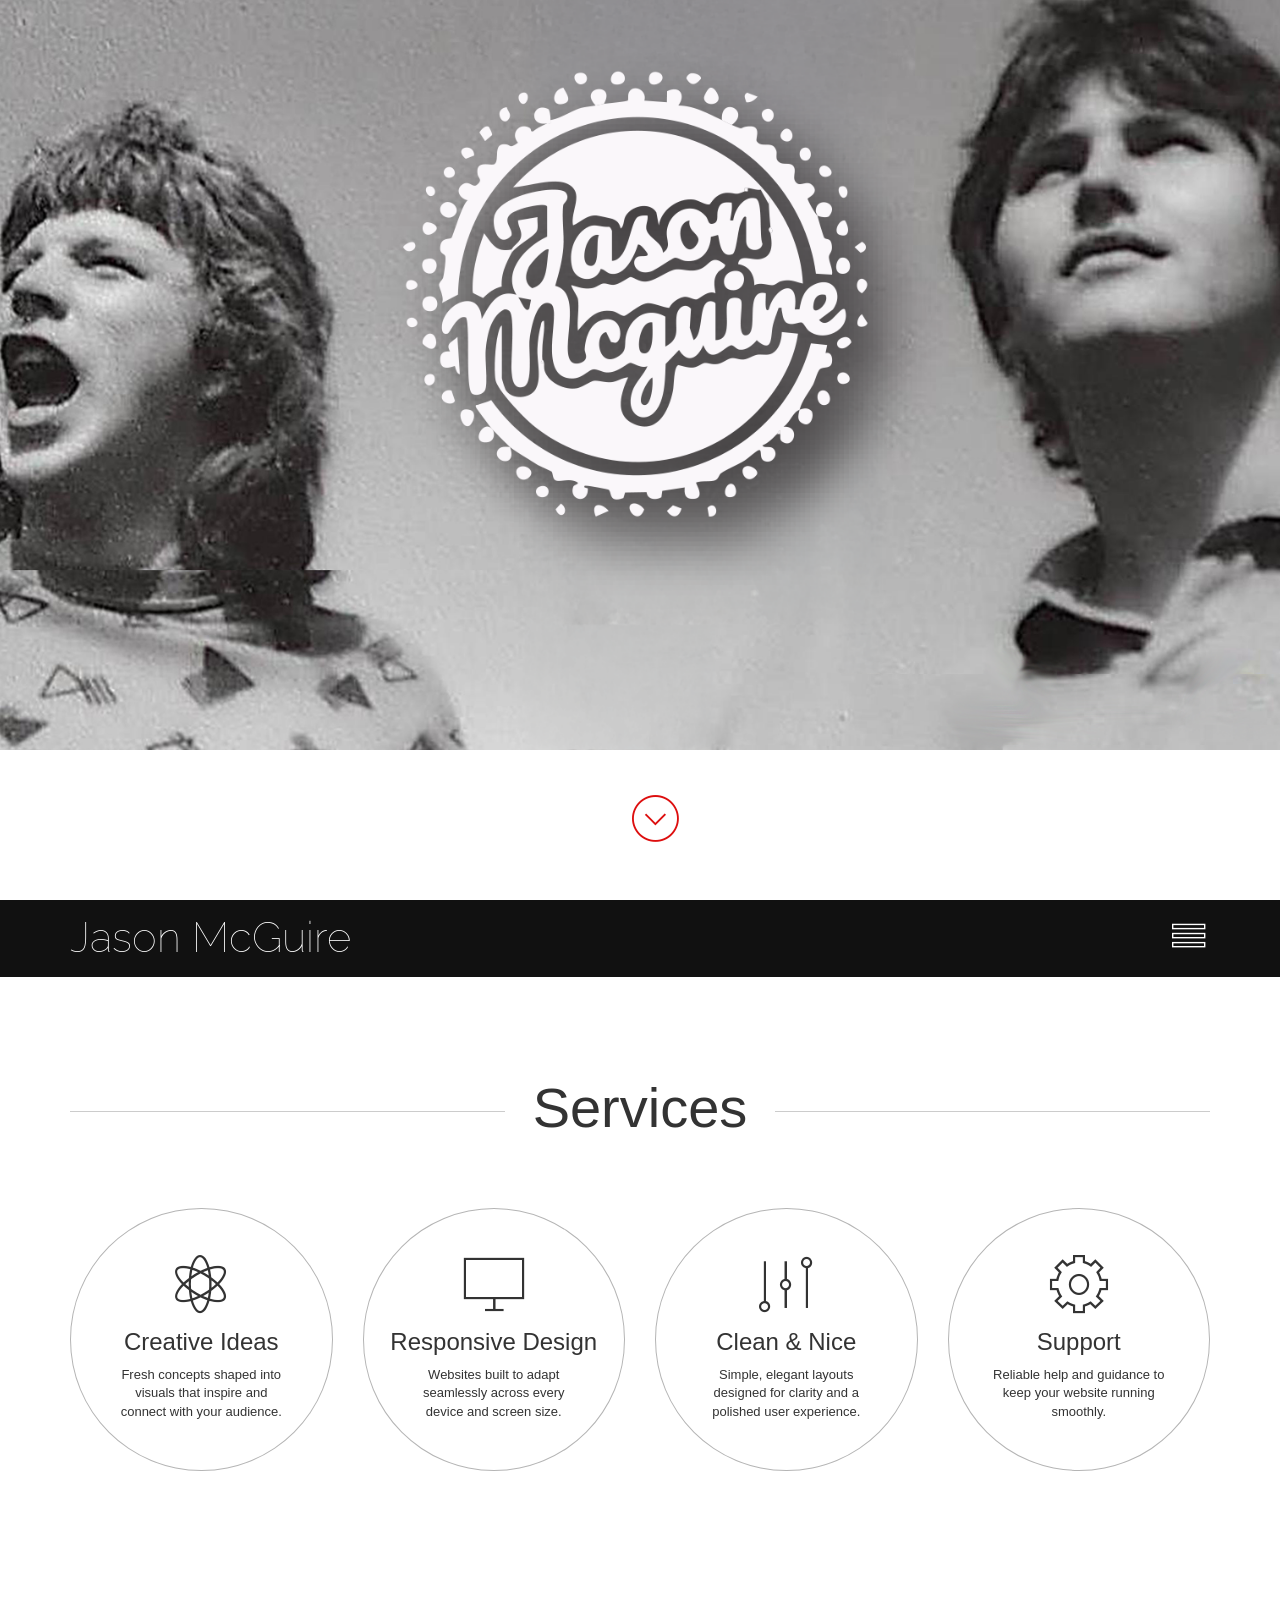
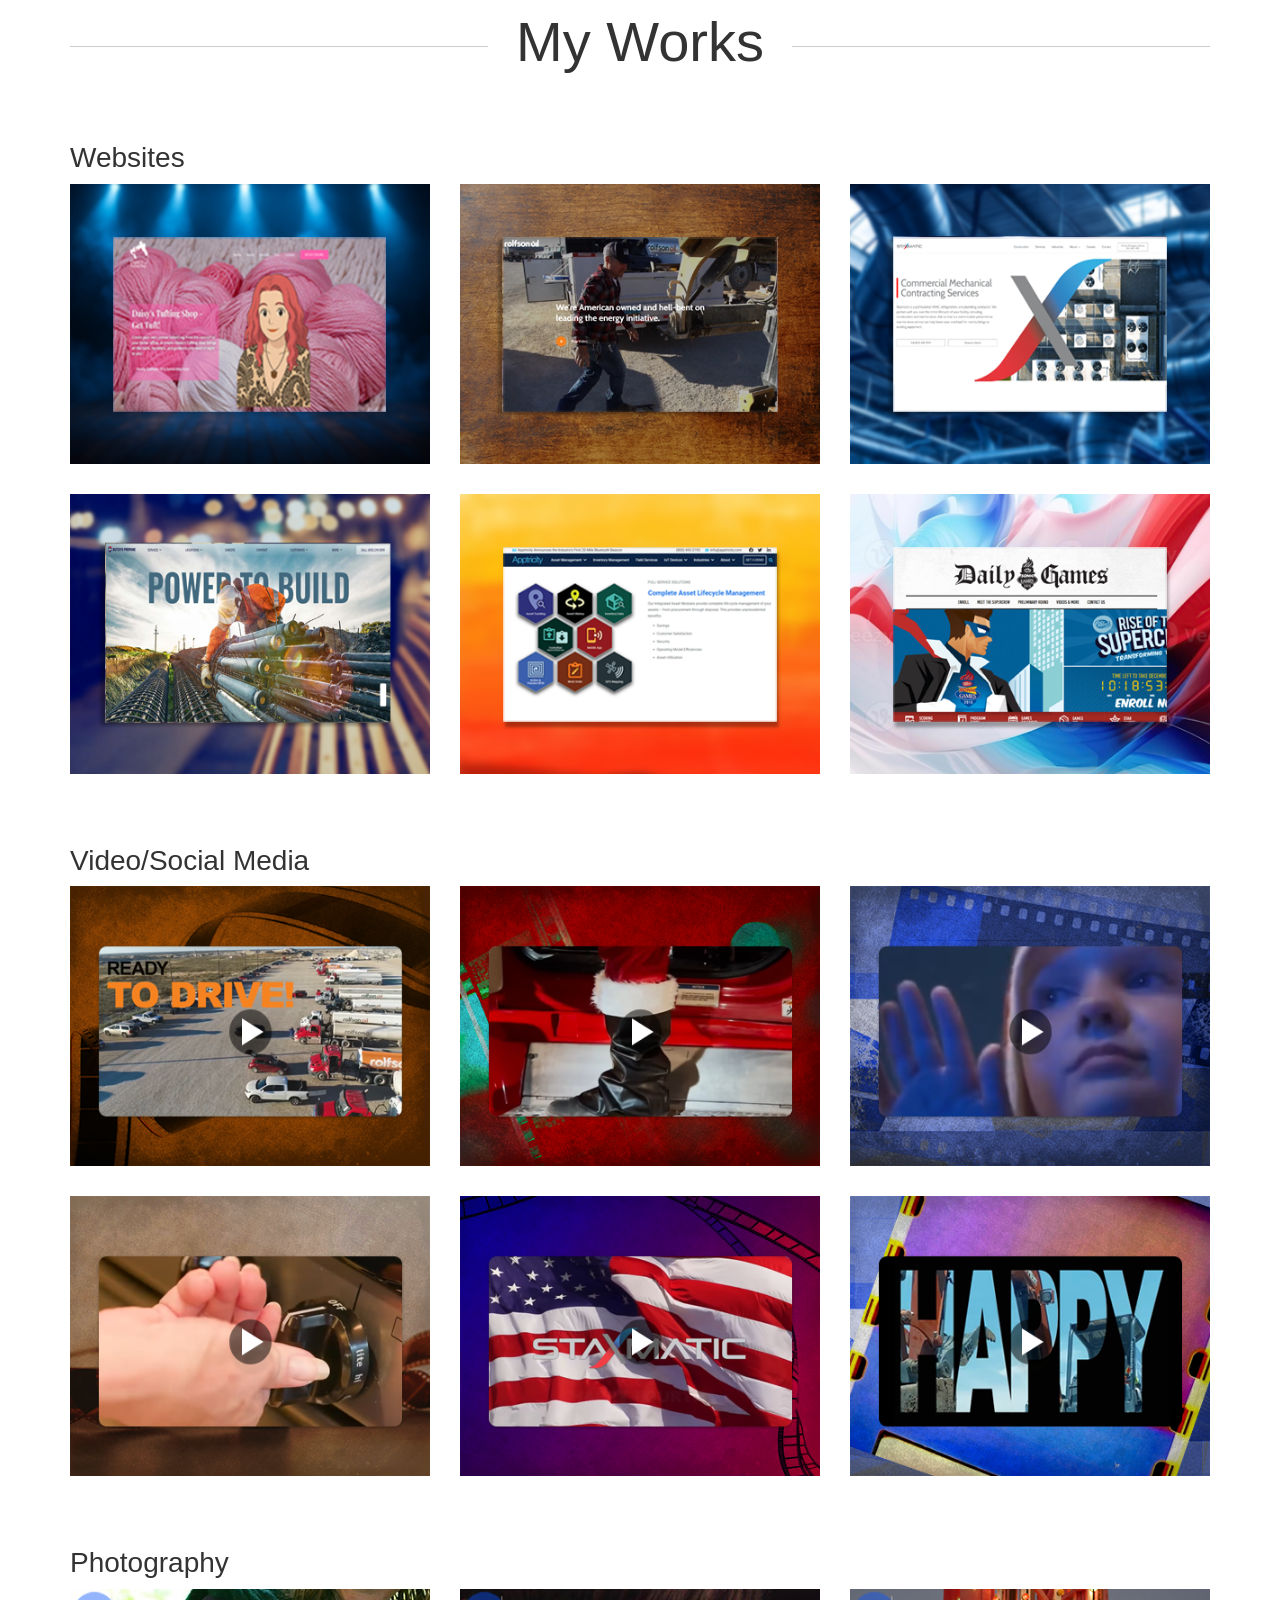
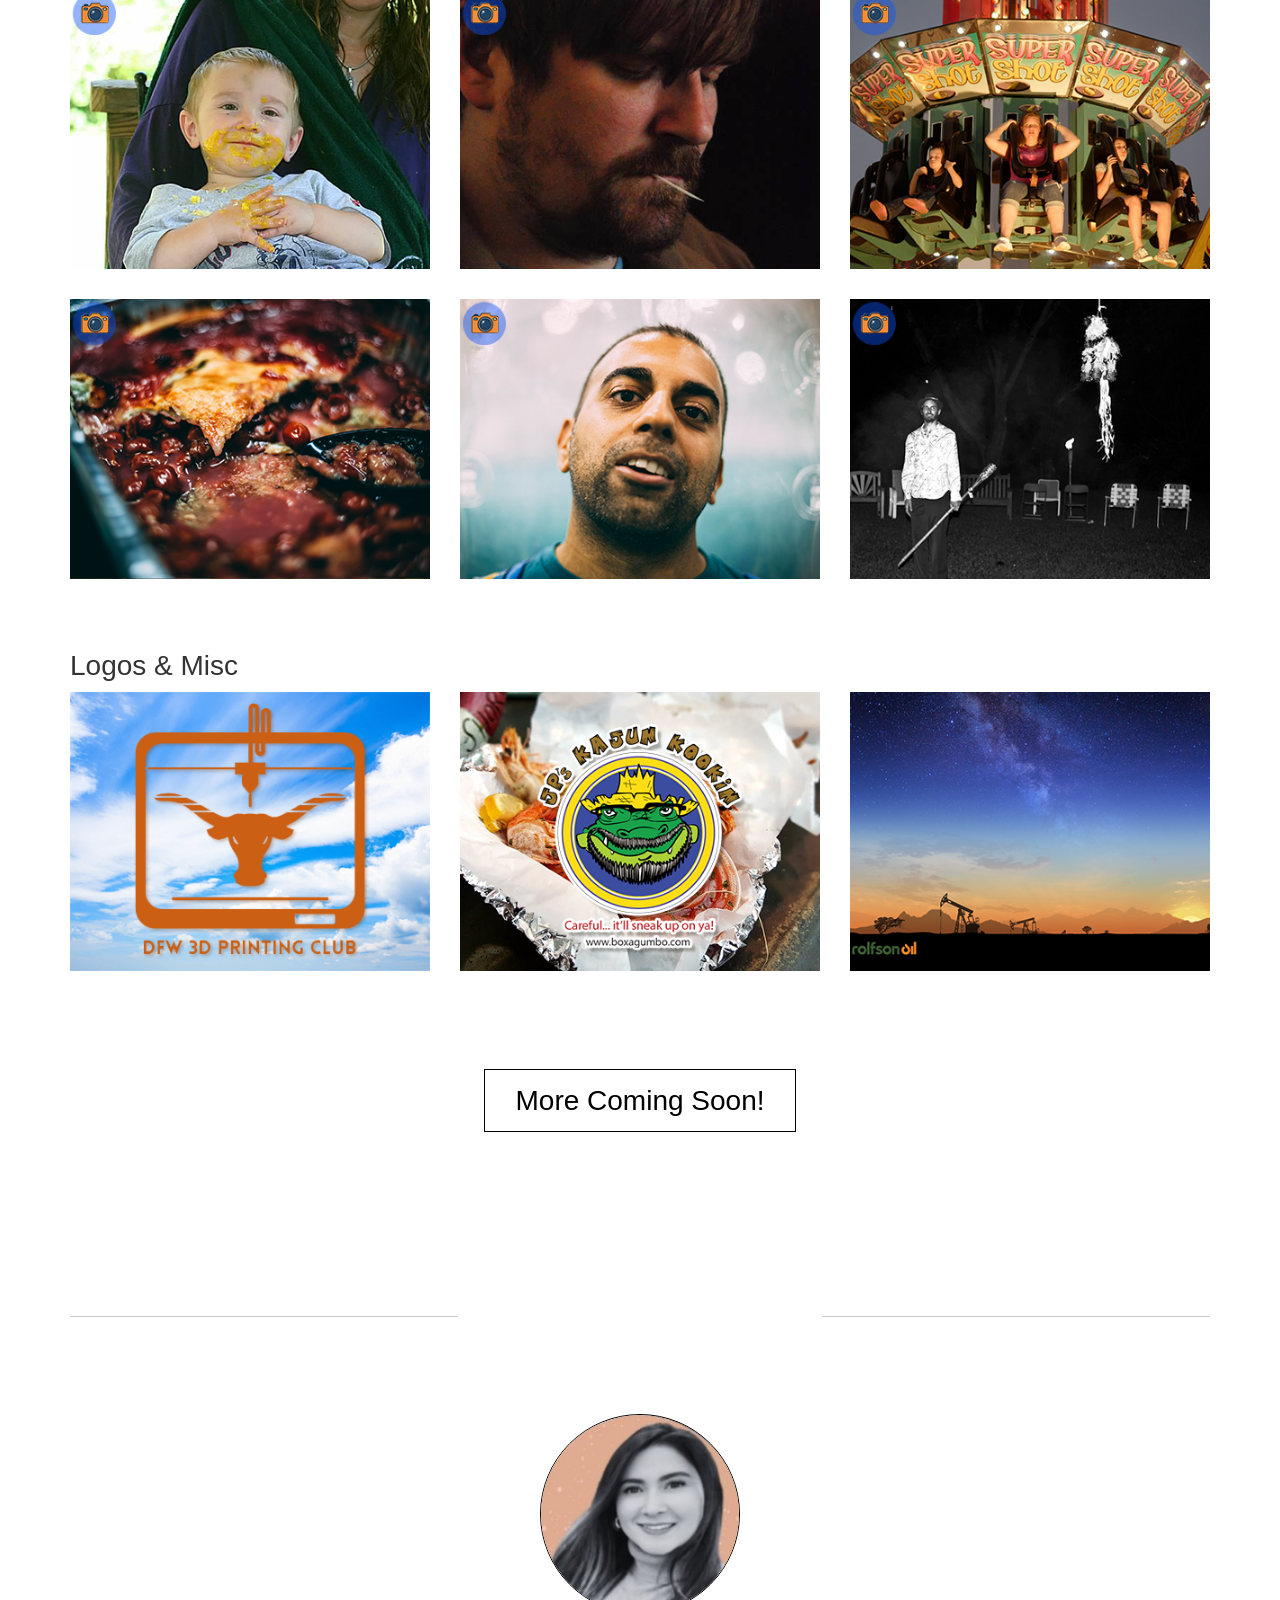
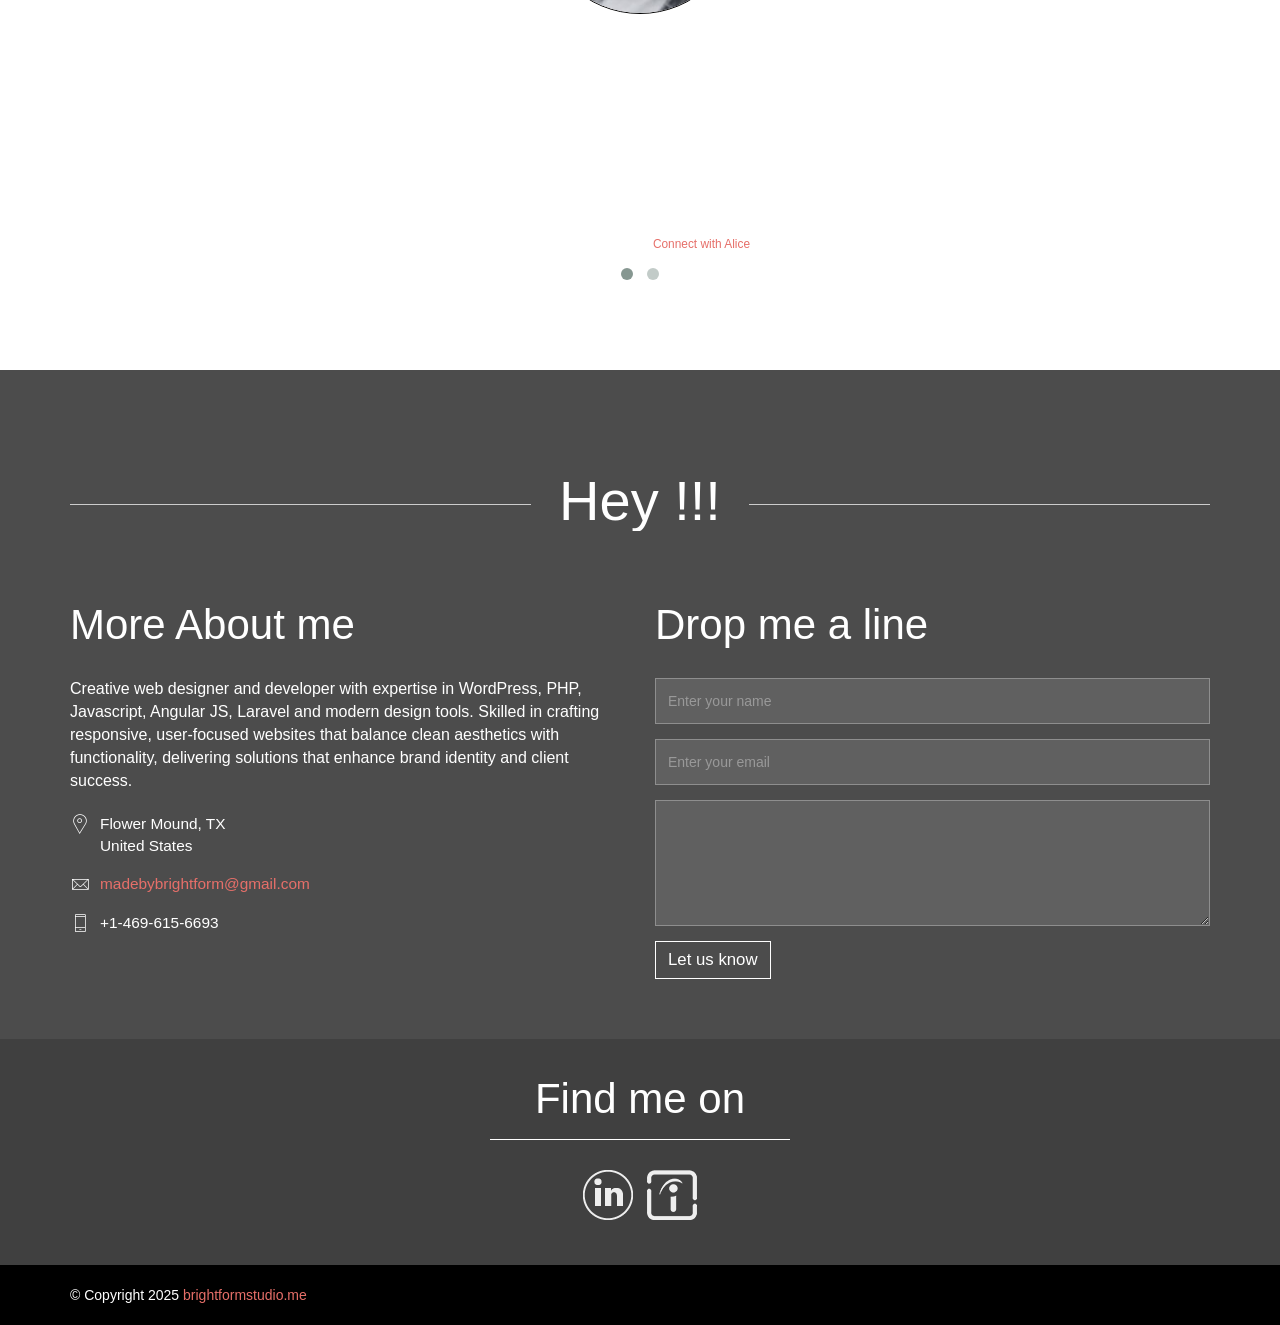
<file: index.html>
<!DOCTYPE html>
<!--[if lt IE 7]>      <html class="no-js lt-ie9 lt-ie8 lt-ie7"> <![endif]-->
<!--[if IE 7]>         <html class="no-js lt-ie9 lt-ie8"> <![endif]-->
<!--[if IE 8]>         <html class="no-js lt-ie9"> <![endif]-->
<!--[if gt IE 8]><!--> 

<html class="no-js"> <!--<![endif]-->
    <head>
        <title>Jason McGuire</title>

        <!-- meta -->
        <meta charset="utf-8">
        <meta name="viewport" content="width=device-width, initial-scale=1">
        <meta http-equiv="X-UA-Compatible" content="IE=edge">
        <meta property="og:title" content="Frontend Developer" />
        <meta property="og:description" content="The Best Front End Developer" />
        <meta property="og:image" content="https://brightformstudio.me/assets/images/brightformstudio.webp" />
        <meta property="og:image:width" content="600">
        <meta property="og:image:height" content="399">
        <meta name="description" content="Creative web designer and developer with expertise in WordPress, PHP, Javascript, Angular JS, Laravel and modern design tools. Skilled in crafting responsive, user-focused websites that balance clean aesthetics with functionality, delivering solutions that enhance brand identity and client success.">
        
        <!-- stylesheets -->
        <link rel="stylesheet" href="assets/css/bootstrap.min.css">
        <link rel="stylesheet" href="assets/pe_icons/css/pe-icon-7-stroke.css">
        <link rel="stylesheet" href="assets/pe_icons/css/helper.css">
        <link rel="stylesheet" href="assets/css/owl.carousel.css">
        <link rel="stylesheet" href="assets/css/owl.theme.css">
        <link rel="stylesheet" href="assets/css/animate.css">
        <link rel="stylesheet" href="assets/css/style.css">

        <!-- google fonts -->
       <link rel="preconnect" href="https://fonts.googleapis.com">
       <link rel="preconnect" href="https://fonts.gstatic.com" crossorigin>
       <link href="https://fonts.googleapis.com/css2?family=Fredoka:wght@300..700&family=Lora:ital,wght@0,400..700;1,400..700&family=Raleway:ital,wght@0,100..900;1,100..900&family=Titillium+Web:ital,wght@0,200;0,300;0,400;0,600;0,700;0,900;1,200;1,300;1,400;1,600;1,700&display=swap" rel="stylesheet">

        <script src="assets/js/modernizr.js"></script>
        <link rel="stylesheet" href="assets/css/glightbox.css" />

    </head>
    <body id="body">
        <!--[if lt IE 7]>
                <p class="browsehappy">You are using an <strong>outdated</strong> browser. Please <a href="http://browsehappy.com/">upgrade your browser</a> to improve your experience.</p>
        <![endif]-->

        <!-- Header area -->
        <header id="header">
            <!-- <div id="services-icons" class="center text-center">
                <i class="service-icon">
                    <div class="mobile-nav-icons"><img src="assets/images/webdesign-icon.webp" alt="Web Design">
                    </div>
                    <div class=""mobile-nav-text">Web Design</div>
                </i>
                <i class="service-icon">
                    <div class="mobile-nav-icons"><img src="assets/images/webdev-icon.webp" alt="Web Development">
                    </div>
                    <div class=""mobile-nav-text">Web Design</div>
                </i>
                <i class="service-icon">
                    <div class="mobile-nav-icons"><img src="assets/images/socmedia-icon.webp" alt="Socail Media">
                    </div>
                    <div class=""mobile-nav-text">Web Design</div>
                </i>
            </div> -->
            <div class="bottom">
                <a data-scroll href="#navigation" class="scrollDown animated pulse" id="scrollToContent"><i class="pe-7s-angle-down-circle pe-va"></i></a>
            </div>
        </header>
        
        <!-- header -->
         
        <!-- Navigation area -->
        <section id="navigation">
            <div class="container">
                <div class="row">
                    <div class="col-xs-6">
                        <div class="logo"><a data-scroll href="#body" class="logo-text">Jason McGuire</a></div>
                    </div>
                    <div class="col-xs-6">
                        <div class="nav">
                            <a href="#" data-placement="bottom" title="Menu" class="menu" data-toggle="dropdown"><i class="pe-7s-menu"></i></a>
                             <div class="dropdown-menu">
                                 <div class="arrow-up"></div>
                                 <ul>
                                     <li><a data-scroll href="#body">Home <i class="pe-7s-home"></i></a><span class="menu-effect"></span></li>
                                     <li><a data-scroll href="#services">Service <i class="pe-7s-config"></i></a><span class="menu-effect"></span></li>
                                     <li><a data-scroll href="#portfolio">Portfolio <i class="pe-7s-glasses"></i></a><span class="menu-effect"></span></li>
                                     <li><a data-scroll href="#portfolio">Resume <i class="pe-7s-file"></i></a><span class="menu-effect"></span></li>
                                     <li><a data-scroll href="#testimonial">Testimonial <i class="pe-7s-comment"></i><span class="menu-effect"></span></a></li>
                                     <li><a data-scroll href="#contact">Contact <i class="pe-7s-help1"></i></a><span class="menu-effect"></span></li>
                                 </ul>
                             </div>
                        </div>
                    </div>

                </div>
            </div>            
        </section>
        
        <!-- Content Area -->

        <!-- services section -->

        <section id="services" class="service-area">
            <div class="container">
                <h2 class="block_title">Services</h2>
                <div class="row">
                    <div class="col-md-3 col-sm-6">
                        <div class="services">
                            <div class="service-wrap">    
                                <i class="pe-7s-science pe-dj pe-va"></i>
                                <h3>Creative Ideas</h3>
                                <p>Fresh concepts shaped into visuals that inspire and connect with your audience.</p>
                            </div>
                        </div>
                        
                    </div>
                    <div class="col-md-3 col-sm-6">
                        <div class="services">
                            <div class="service-wrap">
                                <i class="pe-7s-monitor pe-dj pe-va"></i>
                                <h3>Responsive Design</h3>
                                <p>Websites built to adapt seamlessly across every device and screen size.</p>
                            </div>
                        </div>
                    </div>
                    <div class="col-md-3 col-sm-6">
                        <div class="services">
                            <div class="service-wrap">
                                <i class="pe-7s-edit pe-dj pe-va"></i>
                                <h3>Clean &amp; Nice</h3>
                                <p>Simple, elegant layouts designed for clarity and a polished user experience.</p>
                            </div>
                        </div>
                    </div>
                    <div class="col-md-3 col-sm-6">
                        <div class="services">
                            <div class="service-wrap">
                                <i class="pe-7s-config pe-dj pe-va"></i>
                                <h3>Support</h3>
                                <p>Reliable help and guidance to keep your website running smoothly.</p>
                            </div>
                        </div>
                    </div>
                </div>
            </div>
        </section><!-- services -->

        <!-- Portfolio Area -->

        <section id="portfolio" class="portfolio-area">
            <div class="container">
                <h2 class="block_title">My Works</h2>
                 <div class="row port cs-style-3">
                    <div class="col-md-6 w-100"><h4 class="port-sub">Websites</h4></div>
                </div>
                <div class="row port cs-style-3">
                    <div class="col-md-4 col-sm-6 col-xs-12 item-space">
                        <figure>
                            <img src="assets/images/dft.webp" alt="img04">
                            <figcaption>
                                <h3>Daisy's Tufting Shop</h3>
                                <span>Website</span>
                                <a href="https://daisystuftingshop.com/" class="button" target="_blank" >Take a look</a>
                            </figcaption>
                        </figure>
                    </div>
                    <div class="col-md-4 col-sm-6 col-xs-12 item-space">
                        <figure>
                            <img src="assets/images/rolfson.webp" alt="img01">
                            <figcaption>
                                <h3>Rolfson Oil</h3>
                                <span>Website</span>
                                <a href="https://rolfsonoil.com/" class="button" target="_blank" >Take a look</a>
                            </figcaption>
                        </figure>
                    </div>
                    <div class="col-md-4 col-sm-6 col-xs-12 item-space">
                        <figure>
                            <img src="assets/images/staxmatic.webp" alt="img02">
                            <figcaption>
                                <h3>Staxmatic</h3>
                                <span>Website</span>
                                <a href="https://staxmatic.com/" class="button" target="_blank" >Take a look</a>
                            </figcaption>
                        </figure>
                    </div>
                    <div class="col-md-4 col-sm-6 col-xs-12 item-space">
                        <figure>
                            <img src="assets/images/butchs.webp" alt="img04">
                            <figcaption>
                                <h3>Butch's Propane</h3>
                                <span>Website</span>
                                <a href="https://www.butchspropane.com/" class="button" target="_blank" >Take a look</a>
                            </figcaption>
                        </figure>
                    </div>
                    <div class="col-md-4 col-sm-6 col-xs-12 item-space">
                        <figure>
                            <img src="assets/images/apptricity.webp" alt="img01">
                            <figcaption>
                                <h3>Apptricity</h3>
                                <span>Website</span>
                                <a href="https://www.apptricity.com/" class="button" target="_blank">Take a look</a>
                            </figcaption> 
                        </figure>
                    </div>
                    <div class="col-md-4 col-sm-6 col-xs-12 item-space">
                        <figure>
                            <img src="assets/images/drpeppersonic.webp" alt="img02">
                            <figcaption>
                                <h3>Sonic Games</h3>
                                <span>Website</span>
                                <a href="https://www.drpeppersonicgames.com/" class="button" target="_blank" >Take a look</a>
                            </figcaption>
                        </figure>
                    </div>
                </div>

                <div class="row port cs-style-3">
                     <div class="col-md-6 w-100"><h4 class="port-sub inner">Video/Social Media</h4></div>
                </div>

                <div class="row port cs-style-3">
                    <div class="col-md-4 col-sm-6 col-xs-12 item-space">
                        <figure>
                            <img src="assets/images/ReadyToDriveThb.webp" alt="img02">
                            <figcaption>
                                <h3>Rolfson Oil</h3>
                                <span>Video - Ready For 2024!</span>
                                <a href="assets/video/Rolfson.mp4" class="button glightbox" >Take a look</a>
                            </figcaption>
                        </figure>
                    </div>

                     <div class="col-md-4 col-sm-6 col-xs-12 item-space">
                        <figure>
                            <img src="assets/images/WeGotItDone.webp" alt="img02">
                            <figcaption>
                                <h3>Rolfson Oil</h3>
                                <span>Video - We Got It Done!</span>
                                <a href="assets/video/RolfsonOilHoliday.mp4" class="button glightbox" >Take a look</a>
                            </figcaption>
                        </figure>
                    </div>
                    <div class="col-md-4 col-sm-6 col-xs-12 item-space">
                        <figure>
                            <img src="assets/images/GotGas.webp" alt="img02">
                            <figcaption>
                                <h3>Butch's Propane</h3>
                                <span>Video - Got Gas?</span>
                                <a href="assets/video/Butchs_Holiday.mp4" class="button glightbox" >Take a look</a>
                            </figcaption>
                        </figure>
                    </div>
                </div>
                <div class="row port cs-style-3">
                    <div class="col-md-4 col-sm-6 col-xs-12 item-space">
                        <figure>
                            <img src="assets/images/Thanksgiving.webp" alt="img02">
                            <figcaption>
                                <h3>Butch's Propane</h3>
                                <span>Video - Thanksgiving Wishes</span>
                                <a href="assets/video/ButchsFamily.mp4" class="button glightbox" >Take a look</a>
                            </figcaption>
                        </figure>
                    </div>
                    <div class="col-md-4 col-sm-6 col-xs-12 item-space">
                        <figure>
                            <img src="assets/images/Moving.webp" alt="img02">
                            <figcaption>
                                <h3>Staxmatic</h3>
                                <span>Video - Happy 4th of July!</span>
                                <a href="assets/video/StaxMovingHVAC.mp4" class="button glightbox" >Take a look</a>
                            </figcaption>
                        </figure>
                    </div>
                    <div class="col-md-4 col-sm-6 col-xs-12 item-space">
                        <figure>
                            <img src="assets/images/LaborDay.webp" alt="img02">
                            <figcaption>
                                <h3>Staxmatic</h3>
                                <span>Video - Happy Labor Day!</span>
                                <a href="assets/video/Staxmatic_Labor_Day-.mp4" class="button glightbox" >Take a look</a>
                            </figcaption>
                        </figure>
                    </div>
                </div>
                
                <div class="row port cs-style-3">
                    <div class="col-md-6 w-100"><h4 class="port-sub inner">Photography</h4></div>
                </div>

                <div class="row port cs-style-3">
                    <div class="col-md-4 col-sm-6 col-xs-12 item-space">
                        <figure>
                            <img src="assets/images/smiling.webp" alt="img04">
                            <figcaption>
                                <h3>Smiling Boy</h3>
                                <span>Photography</span>
                                <a href="assets/images/smile-lg.jpg" class="button glightbox" >Take a look</a>
                            </figcaption>
                        </figure>
                    </div>
                    <div class="col-md-4 col-sm-6 col-xs-12 item-space">
                        <figure>
                            <img src="assets/images/toothpick.webp" alt="img01">
                            <figcaption>
                                <h3>Musician</h3>
                                <span>Photography</span>
                                <a href="assets/images/toothpick-lg.jpg" class="button glightbox" >Take a look</a>
                            </figcaption> 
                        </figure>
                    </div>
                    <div class="col-md-4 col-sm-6 col-xs-12 item-space">
                        <figure>
                            <img src="assets/images/fair.webp" alt="img02">
                            <figcaption>
                                <h3>Fair</h3>
                                <span>Photography</span>
                                <a href="assets/images/fair-lg.jpg" class="button glightbox" >Take a look</a>
                            </figcaption>
                        </figure>
                    </div>
                    <div class="col-md-4 col-sm-6 col-xs-12 item-space">
                        <figure>
                            <img src="assets/images/cobbler.webp" alt="img04">
                            <figcaption>
                                <h3>Cobbler</h3>
                                <span>Photography</span>
                                <a href="assets/images/cobbler-lg.jpg" class="button glightbox" >Take a look</a>
                            </figcaption>
                        </figure>
                    </div>
                    <div class="col-md-4 col-sm-6 col-xs-12 item-space">
                        <figure>
                            <img src="assets/images/paulie.webp" alt="img01">
                            <figcaption>
                                <h3>Paulie</h3>
                                <span>Photography</span>
                                <a href="assets/images/paulie-lg.jpg" class="button glightbox" >Take a look</a>
                            </figcaption> 
                        </figure>
                    </div>
                    <div class="col-md-4 col-sm-6 col-xs-12 item-space">
                        <figure>
                            <img src="assets/images/smoke.webp" alt="img02">
                            <figcaption>
                                <h3>Smoke</h3>
                                <span>Photography</span>
                                <a href="assets/images/smoke-lg.jpg" class="button glightbox" >Take a look</a>
                            </figcaption>
                        </figure>
                    </div>
                </div>

                <div class="row port cs-style-3">
                     <div class="col-md-6 w-100"><h4 class="port-sub inner">Logos & Misc</h4></div>
                </div>

                <div class="row port cs-style-3">
                    
                    <div class="col-md-4 col-sm-6 col-xs-12 item-space">
                        <figure>
                            <img src="assets/images/dfw3d.webp" alt="img02">
                            <figcaption>
                                <h3>DFW 3D Printing Club</h3>
                                <span>Logo</span>
                                <a href="#" class="button" >Take a look</a>
                            </figcaption>
                        </figure>
                    </div>
                    <div class="col-md-4 col-sm-6 col-xs-12 item-space">
                        <figure>
                            <img src="assets/images/jpkk.webp" alt="img02">
                            <figcaption>
                                <h3>JP's Kajun Kookin</h3>
                                <span>Logo</span>
                                <a href="#" class="button" >Take a look</a>
                            </figcaption>
                        </figure>
                    </div>
                    <div class="col-md-4 col-sm-6 col-xs-12 item-space">
                        <figure>
                            <img src="assets/images/rowallpaper.webp" alt="img02">
                            <figcaption>
                                <h3>Rolfson Oil Wallpaper</h3>
                                <span>Wallpaper</span>
                                <a href="#" class="button" >Take a look</a>
                            </figcaption>
                        </figure>
                    </div>
                    </div>
                <div class="row port cs-style-3">
                    <div class="col-xs-12">
                        <div class="btn-center"><a href="#" class="big button">More Coming Soon!</a></div>
                    </div>
                </div>
            </div>
            <!-- container -->
        </section><!-- portfolio -->

        <!-- Testimonial Area -->

        <section id="testimonial" class="testimonial-area">
            <div class="container">
                <h2 class="block_title">Testimonials</h2>
                <div class="row">
                    <div class="col-xs-12">
                    </div>
                    <div id="testimonial-container" class="col-xs-12">
                        <div class="testimonila-block">
                            <img src="assets/images/AliceBeech.jpg" alt="clients" class="selfshot">
                            <p>Jason optimized our site with responsive design and seamless API integration, while always making sure security was a top priority. Beyond the technical skills, Jason was easy to communicate with, reliable, and went above and beyond to make sure our vision came to life. I highly recommend him to anyone looking for a developer who delivers both quality and professionalism.</p>
                            <strong>Alice M. Beech</strong>
                            <br>
                            <small>Marketing Consultant - <a href="https://www.linkedin.com/in/alice-m-beech-057238152/" target="_blank">Connect with Alice</a></small>
                        </div>
                        <div class="testimonila-block">
                            <img src="assets/images/testimonial.webp" alt="clients" class="selfshot">
                            <p>"Working with Jason to build Daisystuftingshop.com was a joy. He brought my tufting vision to life with clarity, creativity, and care. He was responsive, patient, and truly understood how to translate my storytelling into a vibrant, user friendly site. I'm so grateful for his skill and support!"</p>
                            <strong>Becky Zellner</strong>
                            <br>
                            <small>President & C.E.O - <a href="https://daisystuftingshop.com" target="_blank">Daisy's Tufting Shop</a></small>
                        </div>
                        <!-- <div class="testimonila-block">
                            <img src="assets/images/testimonial3.jpg" alt="clients" class="selfshot">
                            <p>Lorem ipsum dolor sit amet, consectetur adipisicing elit. Quidem sed mollitia illum! Molestiae dignissimos, hic dolorem et eius ut nobis. Corrupti totam amet aperiam aut voluptate nobis dolor at soluta.</p>
                            <strong>Hossain Abrar</strong>
                            <br>
                            <small>Developer</small>
                        </div> -->
                    </div>
                </div>
            </div><!-- container -->
        </section><!-- testimonial -->

        <!-- Contact Area -->

        <section id="contact" class="mapWrap">
            <!-- <div id="googleMap" style="width:100%;"></div> -->
            <div id="contact-area">
                <div class="container">
                    <h2 class="block_title">Hey !!!</h2>
                    <div class="row">
                        <div class="col-xs-12">
                        </div>
                        <div class="col-sm-6">
                            <div class="moreDetails">
                                <h2 class="con-title">More About me</h2>
                                <p> Creative web designer and developer with expertise in WordPress, PHP, Javascript, Angular JS, Laravel and modern design tools. Skilled in crafting responsive, user-focused websites that balance clean aesthetics with functionality, delivering solutions that enhance brand identity and client success. </p>
                                <ul class="address">
                                    <li><i class="pe-7s-map-marker"></i><span>Flower Mound, TX<br>United States</span></li>
                                    <li><i class="pe-7s-mail"></i><span><a href="mailto:madebybrightform@gmail.com">madebybrightform@gmail.com</a></span></li>
                                    <li><i class="pe-7s-phone"></i><span>+1-469-615-6693</span></li>
                                    <!-- <li><i class="pe-7s-global"></i><span><a href="#">brightformstudio.me</a></span></li> -->
                                </ul>
                            </div>
                        </div>
                        <div class="col-sm-6">
                            <h2 class="con-title">Drop me a line</h2>
                            <form role="form" action="https://formspree.io/f/mgvlragd" method="POST">
                              <div class="form-group">
                                <input type="text" class="form-control" id="user_name" placeholder="Enter your name" name="name" id="name" required>
                              </div>
                              <div class="form-group">
                                <input type="email" class="form-control" id="your_email" placeholder="Enter your email" name="email" id="email" required>
                              </div>
                              <div class="form-group">
                                <textarea name="InputMessage" id="user_message" class="form-control" rows="5" name="message" id="message" required></textarea>
                              </div>

                              <button type="submit" class="btn medium">Let us know</button>
                            </form>   
                        </div>
                    </div>
                </div><!-- container -->
            </div><!-- contact-area -->
            <div id="social">
                <div class="container">
                    <div class="row">
                        <div class="col-xs-12">
                            <ul class="scoialinks">
                                <li class="normal-txt">Find me on</li>
                                <!-- <li class="social-icons"><a class="facebook" href="#"></a></li> -->
                                <!-- <li class="social-icons"><a class="twitter" href="#"></a></li> -->
                                <li class="social-icons"><a class="linkedin" href="https://www.linkedin.com/in/jp-mcguire-890828137/" target="_blank"></a></li>
                                <li class="social-icons"><a class="indeed" href="https://profile.indeed.com/p/jasonm-pdeihg6" target="_blank"></a></li>
                                <!-- <li class="social-icons"><a class="google-plus" href="#"></a></li> -->
                                <!-- <li class="social-icons"><a class="wordpress" href="#"></a></li> -->
                            </ul>
                        </div>
                    </div>
                </div>
            </div><!-- social -->
        </section><!-- contact -->

        <!-- Footer Area -->

        <footer>
            <div class="container">
                <div class="row">
                    <div class="col-sm-6">
                        <p class="copyright">© Copyright 2025 <a href="https://brightformstudio.me" target="_blank">brightformstudio.me</a></p>
                    </div>
                    <!-- <div class="col-sm-6">
                        <p class="designed"></p>
                    </div> -->
                </div>
            </div>
        </footer>

        <!-- Necessery scripts -->
        <script src="assets/js/jquery-2.1.3.min.js"></script>
        <script src="assets/js/bootstrap.min.js"></script>
        <!-- <script src="https://maps.googleapis.com/maps/api/js?v=3.exp"></script> -->
        <script src="assets/js/jquery.actual.min.js"></script>
        <script src="assets/js/smooth-scroll.js"></script>
        <script src="assets/js/owl.carousel.js"></script>
        <script src="assets/js/script.js"></script>
        <script src="assets/js/glightbox.min.js"></script>

        <script>var lightbox = GLightbox();
            lightbox.on('open', (target) => {
                console.log('lightbox opened');
            });</script>

    </body>
</html>
</file>
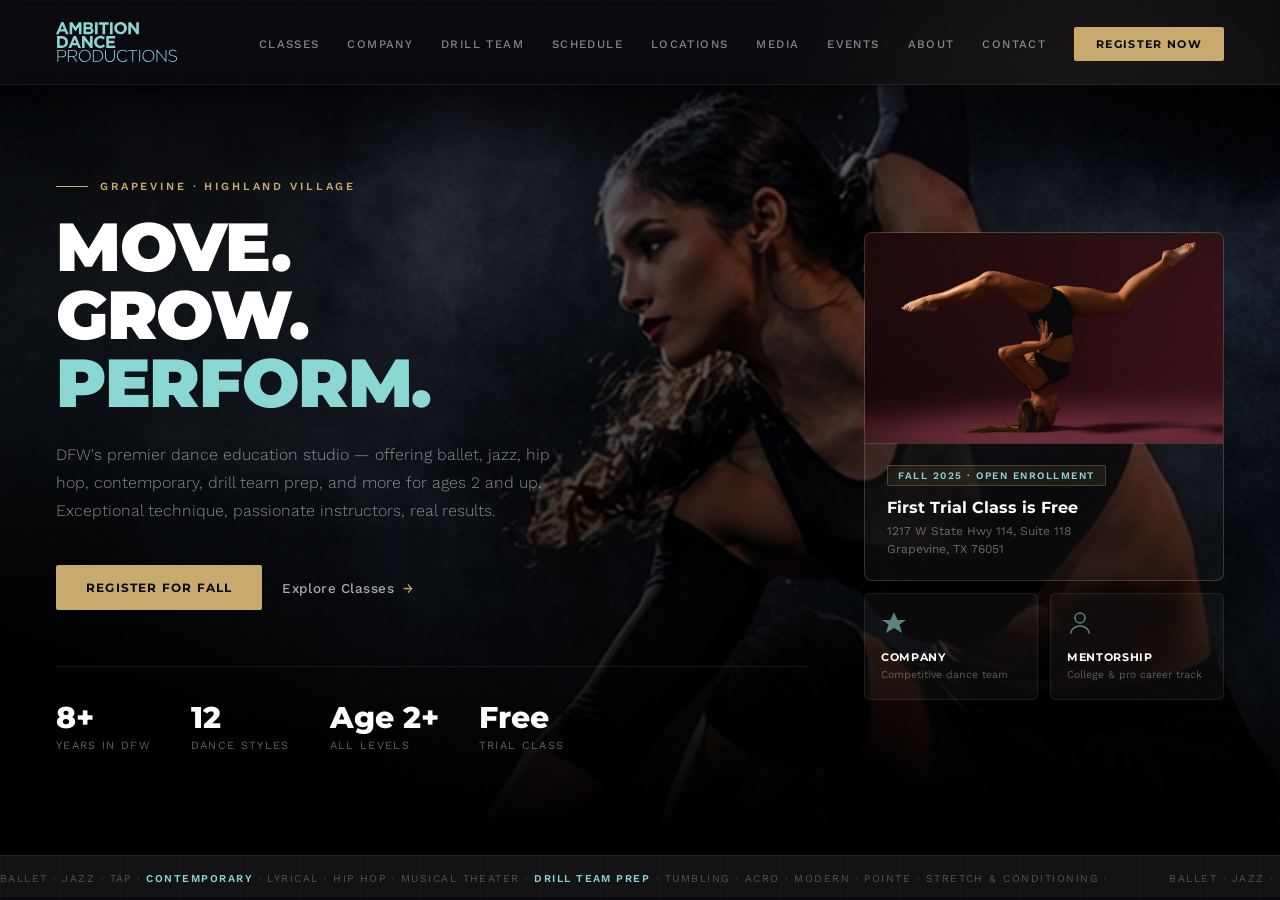
<file: ADP/index.html>
<!DOCTYPE html>
<html lang="en">
<head>
  <link rel="stylesheet" href="global.css" />
  <meta charset="UTF-8" />
  <meta name="viewport" content="width=device-width, initial-scale=1.0" />
  <title>Ambition Dance Productions</title>
  <style>
    /* ── BACKGROUND EFFECTS ── */
    

    

    

    /* ── CONTAINER ── */
    

    /* ── HERO ── */
    .hero {
      position: relative;
      z-index: 10;
      min-height: calc(100vh - 130px);
      display: flex;
      align-items: center;
      background: url(./img/danceBG2.webp);
      background-size: cover;
      background-blend-mode: luminosity;
    }

    .hero-inner {
      display: grid;
      grid-template-columns: 1fr 360px;
      gap: 56px;
      align-items: center;
      padding: 72px 0 80px;
      width: 100%;
    }

    /* ── LEFT COLUMN ── */
    .hero-left {
      animation: fadeUp 0.7s ease both;
    }

    
      to   { opacity: 1; transform: translateY(0); }

      .card-body {
      padding: 20px 22px 22px;
      border-top: 0.5px solid var(--border-gold);
    }

    .card-badge {
      display: inline-block;
      background: rgba(200, 169, 110, 0.10);
      border: 0.5px solid rgba(200, 169, 110, 0.28);
      color: var(--teal);
      font-family: var(--font-body);
      font-size: 10px;
      font-weight: 600;
      letter-spacing: 0.15em;
      text-transform: uppercase;
      padding: 4px 10px;
      border-radius: 2px;
      margin-bottom: 12px;
    }

    h1 {
      font-family: var(--font-display);
      font-weight: 900;
      font-size: clamp(44px, 6vw, 68px);
      line-height: 1.0;
      color: #fff;
      text-transform: uppercase;
      letter-spacing: -0.02em;
      margin-bottom: 8px;
    }

    h1 em {
      font-style: normal;
      /* color: var(--gold); */
      color: var(--teal);
    }

    .subhead {
      font-family: var(--font-body);
      font-weight: 300;
      font-size: 16px;
      line-height: 1.75;
      color: var(--text-muted);
      max-width: 500px;
      margin: 24px 0 40px;
    }

    .ctas {
      display: flex;
      align-items: center;
      gap: 20px;
      flex-wrap: wrap;
    }

    

    

    .btn-secondary {
      display: inline-flex;
      align-items: center;
      gap: 8px;
      color: rgba(255, 255, 255, 0.65);
      font-family: var(--font-body);
      font-weight: 500;
      font-size: 13.5px;
      letter-spacing: 0.04em;
      text-decoration: none;
      transition: color 0.2s;
    }

    .btn-secondary::after {
      content: '→';
      color: var(--gold);
      transition: transform 0.2s;
    }

    .btn-secondary:hover {
      color: #fff;
    }

    .btn-secondary:hover::after {
      transform: translateX(4px);
    }

    /* ── STATS ── */
    .stats {
      display: flex;
      gap: 40px;
      margin-top: 56px;
      padding-top: 36px;
      border-top: 0.5px solid var(--border);
      flex-wrap: wrap;
      animation: fadeUp 0.7s 0.2s ease both;
    }

    .stat-num {
      font-family: var(--font-display);
      font-weight: 800;
      font-size: 30px;
      color: #fff;
      line-height: 1;
    }

    .stat-label {
      font-family: var(--font-body);
      font-size: 11px;
      font-weight: 400;
      color: rgba(255, 255, 255, 0.38);
      letter-spacing: 0.12em;
      text-transform: uppercase;
      margin-top: 6px;
    }

    /* ── RIGHT COLUMN ── */
    .hero-right {
      display: flex;
      flex-direction: column;
      gap: 12px;
      animation: fadeUp 0.7s 0.1s ease both;
    }

    .card-main {
      background: var(--bg-card);
      border: 0.5px solid var(--border-gold);
      border-radius: 8px;
      overflow: hidden;
    }

    .card-image {
      height: 210px;
      /* background: linear-gradient(135deg, #1a1020 0%, #0f1525 50%, #181010 100%); */
      background-image: url(./img/headstand.webp);
      background-size: cover;
      background-position-y: -20px;
      background-repeat: no-repeat;
      display: flex;
      align-items: center;
      justify-content: center;
      position: relative;
    }

    .card-image-label {
      position: absolute;
      bottom: 12px;
      right: 14px;
      font-family: var(--font-body);
      font-size: 10px;
      color: rgba(255, 255, 255, 0.18);
      letter-spacing: 0.1em;
      text-transform: uppercase;
    }

    .card-

    .card-badge {
      display: inline-block;
      background: rgba(200, 169, 110, 0.10);
      border: 0.5px solid rgba(200, 169, 110, 0.28);
      color: var(--gold);
      font-family: var(--font-body);
      font-size: 10px;
      font-weight: 600;
      letter-spacing: 0.15em;
      text-transform: uppercase;
      padding: 4px 10px;
      border-radius: 2px;
      margin-bottom: 12px;
    }

    .card-title {
      font-family: var(--font-display);
      font-weight: 700;
      font-size: 16px;
      color: #fff;
      margin-bottom: 5px;
    }

    .card-sub {
      font-family: var(--font-body);
      font-size: 12px;
      color: rgba(255, 255, 255, 0.38);
      line-height: 1.5;
    }

    /* ── MINI CARDS ── */
    .mini-cards {
      display: grid;
      grid-template-columns: 1fr 1fr;
      gap: 12px;
    }

    .mini-card {
      background: var(--bg-card);
      border: 0.5px solid var(--border);
      border-radius: 6px;
      padding: 16px;
      transition: border-color 0.2s, background 0.2s;
      text-decoration: none;
      display: block;
    }

    .mini-card:hover {
      border-color: var(--border-gold);
      background: rgba(200, 169, 110, 0.04);
    }

    .mini-icon {
      width: 26px;
      height: 26px;
      margin-bottom: 10px;
    }

    .mini-title {
      font-family: var(--font-display);
      font-size: 11px;
      font-weight: 700;
      color: #fff;
      text-transform: uppercase;
      letter-spacing: 0.06em;
      margin-bottom: 4px;
    }

    .mini-sub {
      font-family: var(--font-body);
      font-size: 10.5px;
      color: rgba(255, 255, 255, 0.32);
      line-height: 1.4;
    }

    /* ── TICKER ── */
    

    

    

    

    
      to   { transform: translateX(-50%); }
    }

    /* ── DANCE FIGURE SVG ── */
    .dance-figure {
      opacity: 0.85;
    }

    /* ── RESPONSIVE ── */
    @media (max-width: 900px) {
      

      .hero {
        min-height: auto;
      }

      .hero-inner {
        grid-template-columns: 1fr;
        padding: 48px 0 60px;
        gap: 48px;
      }

      .hero-right {
        order: -1;
      }

      h1 {
        font-size: 44px;
      }
    }
  </style>
</head>
<body>

  <!-- Background -->
  <div class="bg-grid" aria-hidden="true"></div>
  <div class="bg-glow-1" aria-hidden="true"></div>
  <div class="bg-glow-2" aria-hidden="true"></div>

  <!-- Navigation -->
<!-- Hero -->
  <main class="hero">
    <div class="container">
      <div class="hero-inner">

        <!-- Left: Copy -->
        <div class="hero-left">
      <div class="eyebrow">
        <div class="eyebrow-line"></div>
        <span class="eyebrow-text">Grapevine &middot; Highland Village</span>
      </div>

      <h1>Move.<br>Grow.<br><em>Perform.</em></h1>

      <p class="subhead">
        DFW's premier dance education studio — offering ballet, jazz, hip hop, contemporary, drill team prep, and more for ages 2 and up. Exceptional technique, passionate instructors, real results.
      </p>

      <div class="ctas">
        <a class="btn-primary" href="https://app.thestudiodirector.com/ambitiondancepro/portal.sd">
          Register for Fall
        </a>
        <a class="btn-secondary" href="https://ambitiondancepro.com/schedule/">
          Explore Classes
        </a>
      </div>

      <div class="stats">
        <div>
          <div class="stat-num">8+</div>
          <div class="stat-label">Years in DFW</div>
        </div>
        <div>
          <div class="stat-num">12</div>
          <div class="stat-label">Dance Styles</div>
        </div>
        <div>
          <div class="stat-num">Age 2+</div>
          <div class="stat-label">All Levels</div>
        </div>
        <div>
          <div class="stat-num">Free</div>
          <div class="stat-label">Trial Class</div>
        </div>
      </div>
    </div>

    <!-- Right: Visual Cards -->
    <div class="hero-right">

      <div class="card-main">
        <div class="card-image">
          <!-- Replace this SVG with a real photo using <img> or background-image -->
          <!-- <svg class="dance-figure" width="80" height="145" viewBox="0 0 80 145" fill="none" xmlns="http://www.w3.org/2000/svg" aria-hidden="true">
            <ellipse cx="40" cy="14" rx="12" ry="12" fill="rgba(200,169,110,0.5)"/>
            <path d="M40 26 L40 72" stroke="rgba(200,169,110,0.65)" stroke-width="4.5" stroke-linecap="round"/>
            <path d="M40 72 L18 108" stroke="rgba(200,169,110,0.65)" stroke-width="4" stroke-linecap="round"/>
            <path d="M40 72 L62 108" stroke="rgba(200,169,110,0.65)" stroke-width="4" stroke-linecap="round"/>
            <path d="M40 44 L15 62" stroke="rgba(200,169,110,0.5)" stroke-width="3.5" stroke-linecap="round"/>
            <path d="M40 44 L65 58" stroke="rgba(200,169,110,0.5)" stroke-width="3.5" stroke-linecap="round"/>
            <circle cx="18" cy="110" r="6" fill="rgba(200,169,110,0.35)"/>
            <circle cx="62" cy="110" r="6" fill="rgba(200,169,110,0.35)"/>
          </svg> -->
          <!-- <span class="card-image-label">Replace with studio photo</span> -->
        </div>
        <div class="card-body">
          <div class="card-badge">Fall 2025 &middot; Open Enrollment</div>
          <p class="card-title">First Trial Class is Free</p>
          <p class="card-sub">1217 W State Hwy 114, Suite 118<br>Grapevine, TX 76051</p>
        </div>
      </div>

      <div class="mini-cards">
        <a class="mini-card" href="./ambition-dance-company.html">
          <svg class="mini-icon" viewBox="0 0 26 26" fill="none" aria-hidden="true">
            <path d="M13 2L16.5 10H25L18.5 14.5L21 23L13 18L5 23L7.5 14.5L1 10H9.5L13 2Z" fill="rgba(138, 215, 212, 0.6)"/>
          </svg>
          <div class="mini-title">Company</div>
          <div class="mini-sub">Competitive dance team</div>
        </a>
        <a class="mini-card" href="./ambition-dance-about.html">
          <svg class="mini-icon" viewBox="0 0 26 26" fill="none" aria-hidden="true">
            <path d="M13 3C15.8 3 18 5.2 18 8C18 10.8 15.8 13 13 13C10.2 13 8 10.8 8 8C8 5.2 10.2 3 13 3Z" stroke="rgba(138, 215, 212, 0.6)" stroke-width="1.5" stroke-linecap="round"/>
            <path d="M4 23C4 19.1 8.1 16 13 16C17.9 16 22 19.1 22 23" stroke="rgba(138, 215, 212, 0.6)" stroke-width="1.5" stroke-linecap="round"/>
          </svg>
          <div class="mini-title">Mentorship</div>
          <div class="mini-sub">College &amp; pro career track</div>
        </a>
      </div>

    </div><!-- /.hero-inner -->
    </div><!-- /.container -->
  </main>

  <!-- Ticker -->
  <div class="ticker-wrap" aria-label="Dance styles offered">
    <div class="ticker-track">
      <!-- Duplicated for seamless loop -->
      <span class="ticker-item">Ballet &middot; Jazz &middot; Tap &middot; <strong>Contemporary</strong> &middot; Lyrical &middot; Hip Hop &middot; Musical Theater &middot; <strong>Drill Team Prep</strong> &middot; Tumbling &middot; Acro &middot; Modern &middot; Pointe &middot; Stretch &amp; Conditioning &middot;&nbsp;</span>
      <span class="ticker-item">Ballet &middot; Jazz &middot; Tap &middot; <strong>Contemporary</strong> &middot; Lyrical &middot; Hip Hop &middot; Musical Theater &middot; <strong>Drill Team Prep</strong> &middot; Tumbling &middot; Acro &middot; Modern &middot; Pointe &middot; Stretch &amp; Conditioning &middot;&nbsp;</span>
      <span class="ticker-item">Ballet &middot; Jazz &middot; Tap &middot; <strong>Contemporary</strong> &middot; Lyrical &middot; Hip Hop &middot; Musical Theater &middot; <strong>Drill Team Prep</strong> &middot; Tumbling &middot; Acro &middot; Modern &middot; Pointe &middot; Stretch &amp; Conditioning &middot;&nbsp;</span>
    </div>
  </div>

  <script src="nav.js"></script>
</body>
</html>
</file>
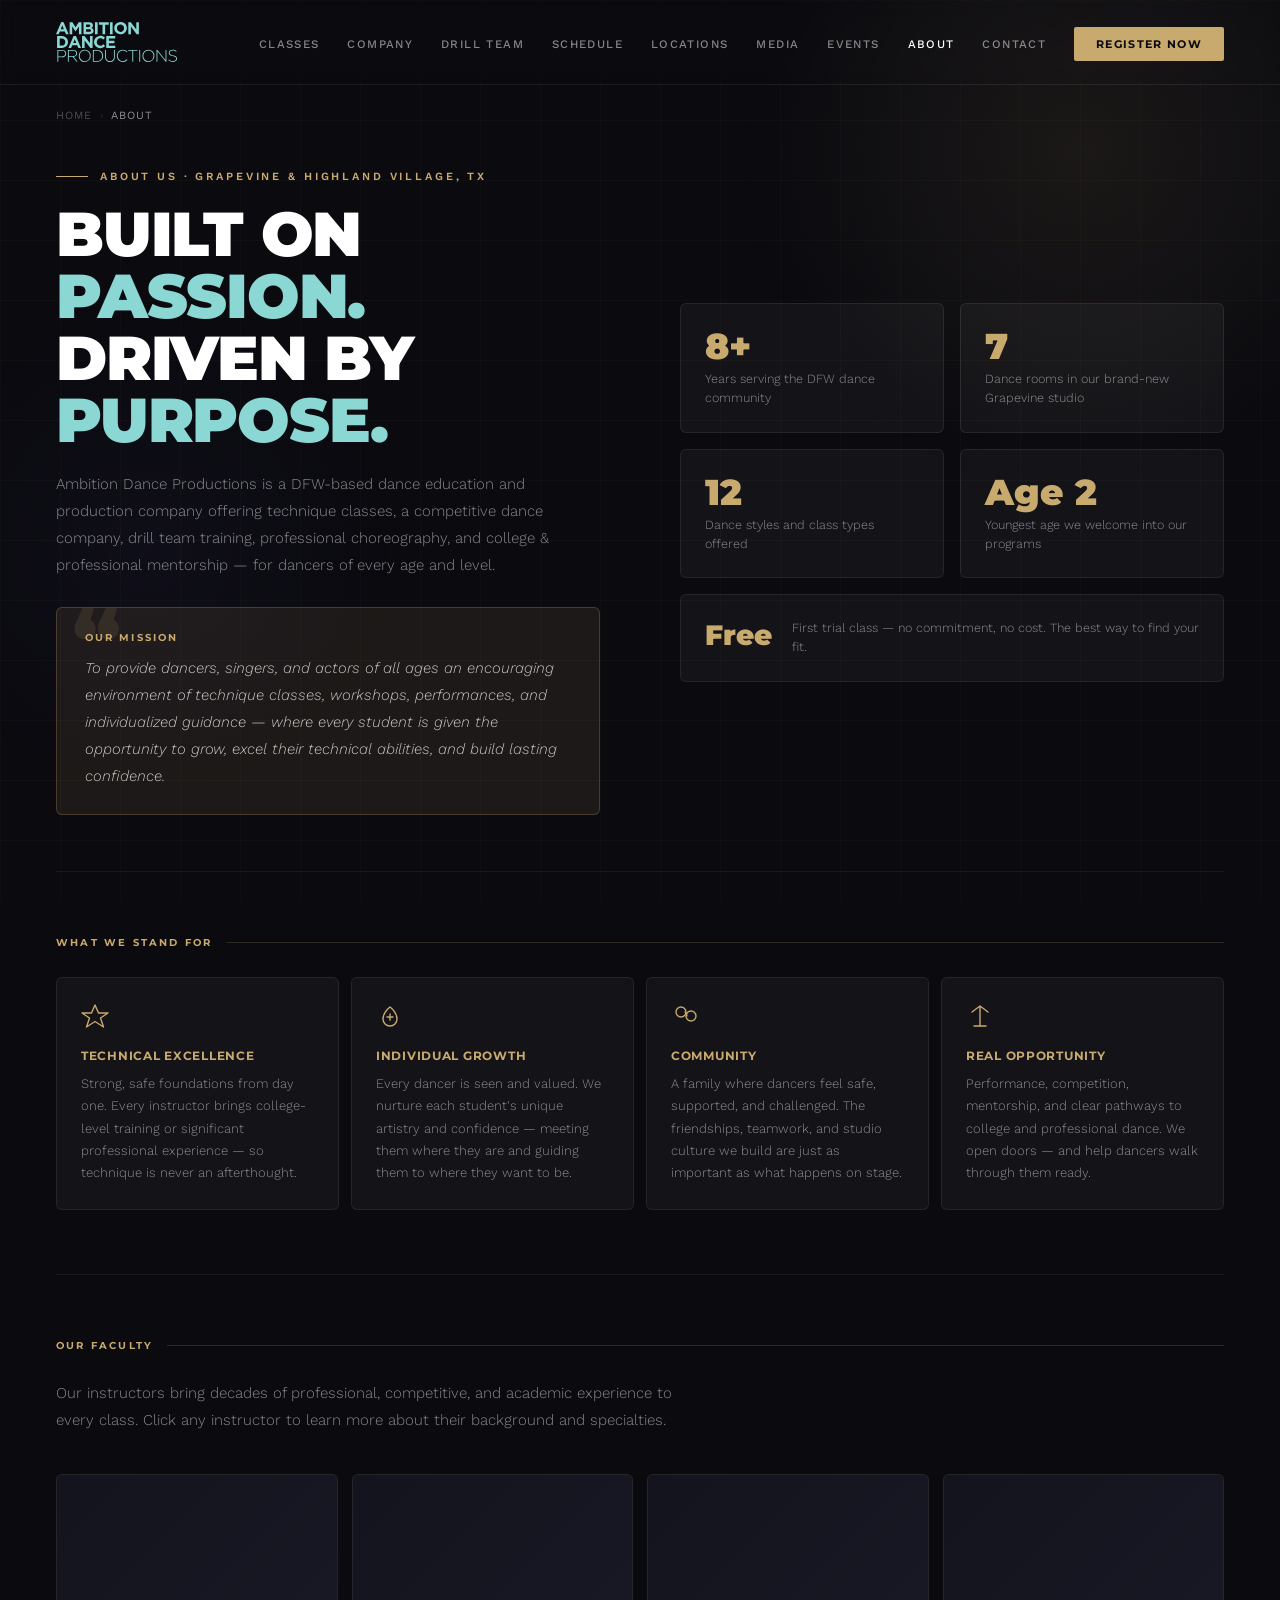
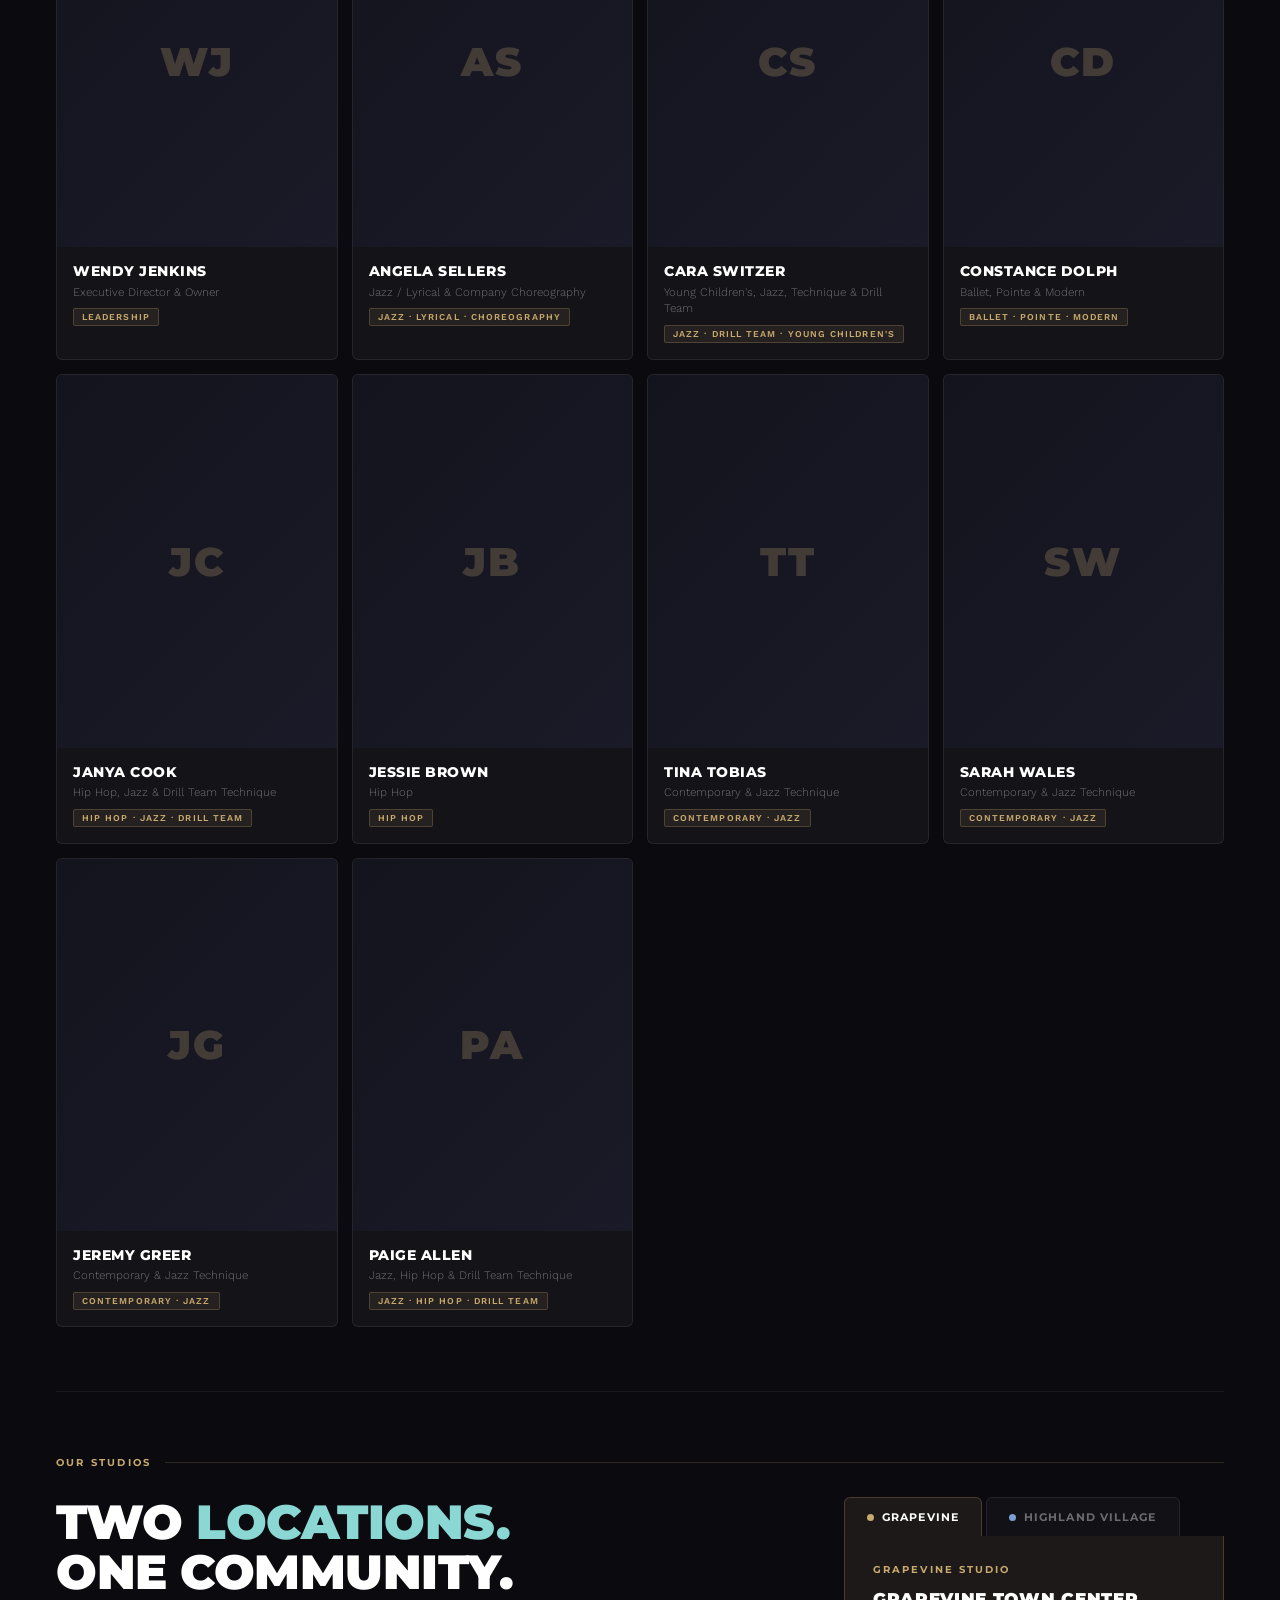
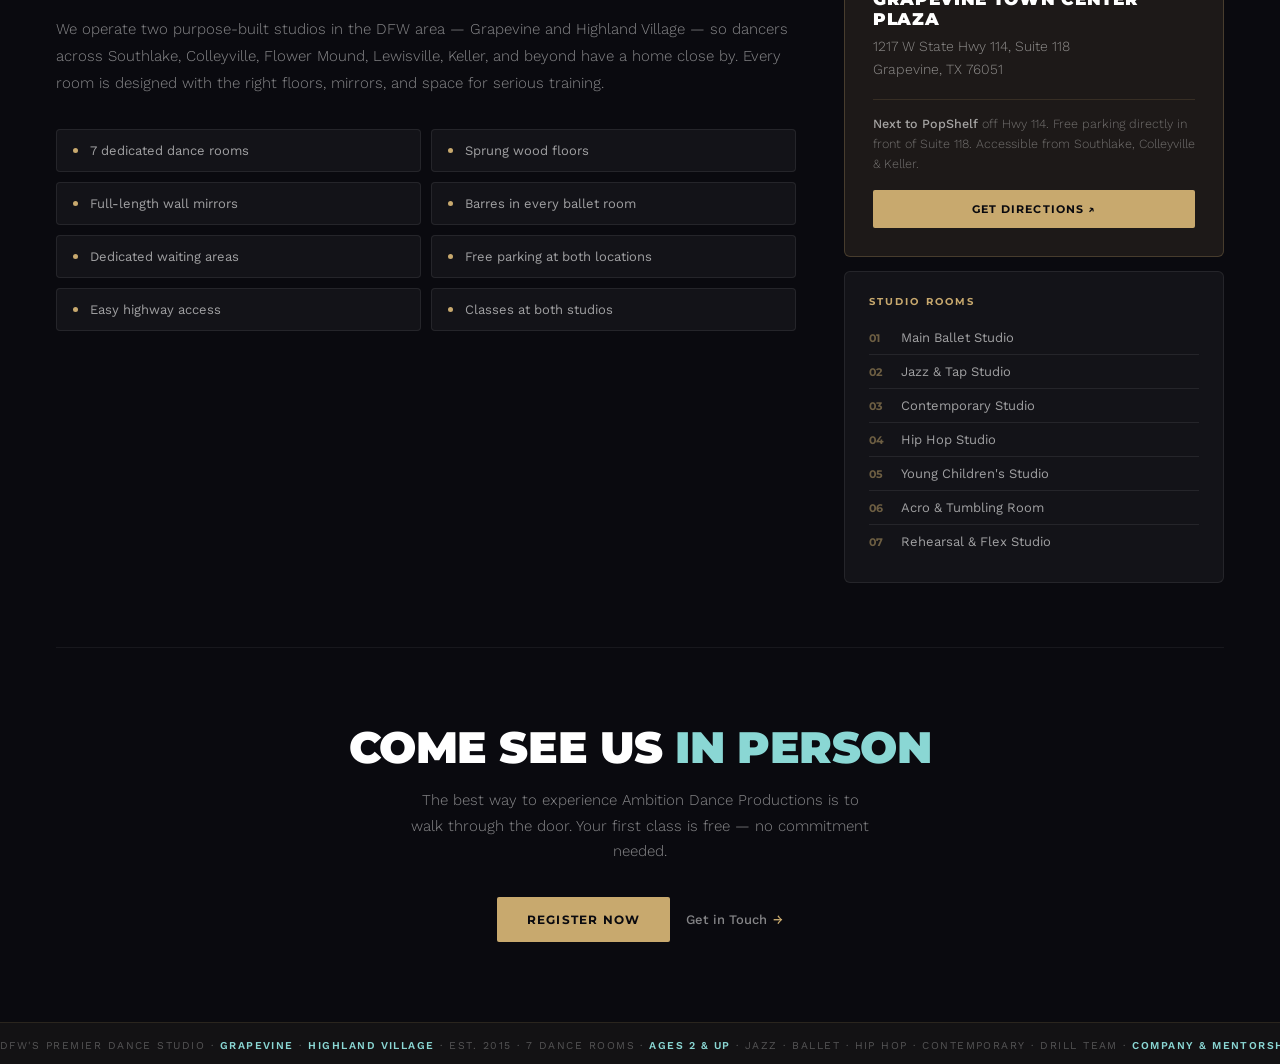
<file: ADP/ambition-dance-about.html>
<!DOCTYPE html>
<html lang="en">
<head>
  <link rel="stylesheet" href="global.css" />
  <meta charset="UTF-8" />
  <meta name="viewport" content="width=device-width, initial-scale=1.0" />
  <title>About — Ambition Dance Productions</title>
  <style>
    /* ── Location colour tokens ── */
    :root {
      --gv:    #c8a96e;
      --gv-bg: rgba(200, 169, 110, 0.08);
      --gv-bd: rgba(200, 169, 110, 0.22);
      --hv:    #7a9fd4;
      --hv-bg: rgba(122, 159, 212, 0.08);
      --hv-bd: rgba(122, 159, 212, 0.22);
    }
    /* ── BACKGROUNDS ── */
    
    
    

    /* ── CONTAINER ── */
    

    /* ── BREADCRUMB ── */
    
    
    
    
    

    /* ── SECTION LABEL ── */
    
    

    /* ── PAGE HERO ── */
    
    
    
    
    .hero-grid {
      display: grid; grid-template-columns: 1fr 1fr; gap: 80px; align-items: center;
    }
    
    
    
    .hero-mission {
      background: var(--gold-light); border: 0.5px solid var(--gold-border);
      border-radius: 6px; padding: 24px 28px;
      position: relative; overflow: hidden;
    }
    .hero-mission::before {
      content: '\201C';
      position: absolute; top: -10px; left: 16px;
      font-family: var(--font-display); font-size: 80px; font-weight: 900;
      color: rgba(200,169,110,0.12); line-height: 1;
      pointer-events: none;
    }
    .mission-label {
      font-family: var(--font-display); font-weight: 700;
      font-size: 9.5px; letter-spacing: 0.22em; text-transform: uppercase;
      color: var(--gold); margin-bottom: 12px;
    }
    .mission-text {
      font-size: 15px; font-weight: 300; font-style: italic;
      color: rgba(255,255,255,0.75); line-height: 1.8; position: relative; z-index: 1;
    }
    /* right column stats */
    .hero-stats {
      display: grid; grid-template-columns: 1fr 1fr; gap: 16px;
    }
    .stat-card {
      background: var(--bg-card); border: 0.5px solid var(--border);
      border-radius: 6px; padding: 24px;
      transition: border-color 0.18s;
    }
    .stat-card:hover { border-color: var(--gold-border); }
    .stat-num {
      font-family: var(--font-display); font-weight: 900;
      font-size: 36px; color: var(--gold); line-height: 1; margin-bottom: 6px;
    }
    .stat-desc {
      font-size: 12.5px; font-weight: 300; color: var(--text-muted); line-height: 1.5;
    }
    .stat-card.wide {
      grid-column: span 2;
      display: flex; align-items: center; gap: 20px;
    }
    .stat-card.wide .stat-num { font-size: 28px; flex-shrink: 0; }

    /* ── VALUES ── */
    .values-section {
      position: relative; z-index: 5;
      padding: 64px 0;
      border-bottom: 0.5px solid rgba(255,255,255,0.06);
    }
    .values-grid {
      display: grid; grid-template-columns: repeat(4, 1fr); gap: 12px;
    }
    .value-card {
      background: var(--bg-card); border: 0.5px solid var(--border);
      border-radius: 6px; padding: 24px;
      transition: border-color 0.18s, transform 0.18s;
    }
    .value-card:hover { border-color: var(--gold-border); transform: translateY(-2px); }
    .value-icon { width: 28px; height: 28px; margin-bottom: 14px; }
    .value-title {
      font-family: var(--font-display); font-weight: 700;
      font-size: 12px; text-transform: uppercase; letter-spacing: 0.06em;
      color: var(--gold); margin-bottom: 10px;
    }
    .value-desc {
      font-size: 13px; font-weight: 300;
      color: var(--text-muted); line-height: 1.72;
    }

    /* ── FACULTY GRID ── */
    .faculty-section {
      position: relative; z-index: 5;
      padding: 64px 0;
      border-bottom: 0.5px solid rgba(255,255,255,0.06);
    }
    .faculty-intro {
      font-size: 15px; font-weight: 300; color: var(--text-muted);
      line-height: 1.8; max-width: 620px; margin-bottom: 40px;
    }
    .faculty-grid {
      display: grid; grid-template-columns: repeat(4, 1fr); gap: 14px;
    }
    .faculty-card {
      background: var(--bg-card); border: 0.5px solid var(--border);
      border-radius: 6px; overflow: hidden; cursor: pointer;
      transition: border-color 0.2s, transform 0.2s;
      position: relative;
    }
    .faculty-card:hover {
      border-color: var(--gold-border);
      transform: translateY(-3px);
    }
    .faculty-card:focus-visible {
      outline: 2px solid var(--gold); outline-offset: 2px;
    }
    /* photo area */
    .faculty-photo {
      width: 100%; aspect-ratio: 3/4; overflow: hidden;
      background: #111118; position: relative;
    }
    .faculty-photo img {
      width: 100%; height: 100%; object-fit: cover; object-position: top center;
      filter: grayscale(20%); transition: filter 0.3s, transform 0.3s;
      display: block;
    }
    .faculty-card:hover .faculty-photo img {
      filter: grayscale(0%); transform: scale(1.03);
    }
    /* placeholder when no image */
    .faculty-photo-placeholder {
      width: 100%; height: 100%;
      display: flex; align-items: center; justify-content: center;
      background: linear-gradient(135deg, #14141e, #1a1a28);
    }
    .faculty-initials {
      font-family: var(--font-display); font-weight: 900;
      font-size: 40px; color: rgba(200,169,110,0.25);
      letter-spacing: 0.05em;
    }
    /* hover overlay */
    .faculty-hover-overlay {
      position: absolute; inset: 0;
      background: linear-gradient(to top, rgba(10,10,15,0.85) 0%, transparent 50%);
      opacity: 0; transition: opacity 0.25s;
      display: flex; align-items: flex-end; padding: 16px;
    }
    .faculty-card:hover .faculty-hover-overlay { opacity: 1; }
    .hover-cta {
      font-family: var(--font-display); font-weight: 700;
      font-size: 10px; letter-spacing: 0.14em; text-transform: uppercase;
      color: var(--gold); display: flex; align-items: center; gap: 6px;
    }
    /* card info */
    .faculty-info { padding: 16px; }
    .faculty-name {
      font-family: var(--font-display); font-weight: 800;
      font-size: 13.5px; text-transform: uppercase; letter-spacing: 0.04em;
      color: #fff; margin-bottom: 4px; line-height: 1.2;
    }
    .faculty-role {
      font-size: 11.5px; font-weight: 300;
      color: rgba(255,255,255,0.4); line-height: 1.45;
    }
    .faculty-tag {
      display: inline-block; margin-top: 8px;
      font-size: 9px; font-weight: 600; letter-spacing: 0.12em;
      text-transform: uppercase; padding: 3px 8px; border-radius: 2px;
      background: var(--gold-light); border: 0.5px solid var(--gold-border);
      color: var(--gold);
    }

    /* ── INSTRUCTOR MODAL ── */
    .modal-backdrop {
      position: fixed; inset: 0; z-index: 500;
      background: rgba(5, 5, 10, 0.88);
      backdrop-filter: blur(6px);
      display: flex; align-items: center; justify-content: center;
      padding: 24px;
      opacity: 0; pointer-events: none;
      transition: opacity 0.25s;
    }
    .modal-backdrop.open {
      opacity: 1; pointer-events: auto;
    }
    .modal {
      background: #13131e;
      border: 0.5px solid rgba(200,169,110,0.22);
      border-radius: 8px; overflow: hidden;
      width: 100%; max-width: 780px;
      max-height: 88vh; display: flex; flex-direction: column;
      transform: translateY(16px);
      transition: transform 0.25s;
    }
    .modal-backdrop.open .modal { transform: translateY(0); }
    .modal-header {
      display: flex; gap: 0; flex-shrink: 0;
      border-bottom: 0.5px solid rgba(255,255,255,0.07);
      position: relative;
    }

    .modal-body {
      overflow-y: auto;
      padding: 28px;
      flex: 1;
      display: flex;
    }

    .modal-photo {
      width: 180px; flex-shrink: 0;
      background: #111118; overflow: hidden;
    }
    .modal-photo img {
      width: 100%; height: 100%; object-fit: cover; object-position: top;
      display: block;
    }
    .modal-photo-placeholder {
      width: 100%; height: 100%; min-height: 200px;
      display: flex; align-items: center; justify-content: center;
      background: linear-gradient(135deg, #14141e, #1a1a28);
    }
    .modal-photo-initials {
      font-family: var(--font-display); font-weight: 900;
      font-size: 52px; color: rgba(200,169,110,0.2);
    }
    .modal-meta {
      flex: 1; padding: 28px 28px 24px; display: flex; flex-direction: column; justify-content: flex-end;
    }
    .modal-tag {
      display: inline-block; margin-bottom: 12px;
      font-size: 9.5px; font-weight: 600; letter-spacing: 0.18em;
      text-transform: uppercase; padding: 4px 10px; border-radius: 2px;
      background: var(--gold-light); border: 0.5px solid var(--gold-border);
      color: var(--gold); align-self: flex-start;
    }
    .modal-name {
      font-family: var(--font-display); font-weight: 900;
      font-size: 26px; text-transform: uppercase; letter-spacing: -0.01em;
      color: #fff; line-height: 1.05; margin-bottom: 6px;
    }
    .modal-role {
      font-size: 13px; font-weight: 300; color: rgba(255,255,255,0.45);
      line-height: 1.45;
    }
    .modal-close {
      position: absolute; top: 16px; right: 16px;
      width: 32px; height: 32px; border-radius: 50%;
      background: rgba(255,255,255,0.06); border: 0.5px solid rgba(255,255,255,0.1);
      display: flex; align-items: center; justify-content: center;
      cursor: pointer; font-size: 16px; color: rgba(255,255,255,0.5);
      transition: background 0.2s, color 0.2s; flex-shrink: 0;
      line-height: 1;
    }
    .modal-close:hover { background: rgba(200,169,110,0.15); color: var(--gold); }
    .modal-
    .modal-bio {
      font-size: 14px; font-weight: 300;
      color: rgba(255,255,255,0.6); line-height: 1.85;
    }
    .modal-bio-placeholder {
      font-size: 14px; font-weight: 300; font-style: italic;
      color: rgba(255,255,255,0.3); line-height: 1.7;
    }
    .modal-footer {
      padding: 16px 28px; border-top: 0.5px solid rgba(255,255,255,0.07);
      display: flex; align-items: center; justify-content: space-between;
      flex-shrink: 0;
    }
    .modal-nav-btn {
      display: flex; align-items: center; gap: 8px;
      font-size: 11px; font-weight: 600; letter-spacing: 0.1em;
      text-transform: uppercase; color: rgba(255,255,255,0.35);
      background: none; border: none; cursor: pointer;
      padding: 8px 0; transition: color 0.18s;
    }
    .modal-nav-btn:hover { color: var(--gold); }
    .modal-nav-btn:disabled { opacity: 0.2; cursor: default; }
    .modal-counter {
      font-size: 11px; color: rgba(255,255,255,0.25);
      letter-spacing: 0.1em;
    }

    /* ── STUDIO SECTION ── */
    .studio-section {
      position: relative; z-index: 5;
      padding: 64px 0;
      border-bottom: 0.5px solid rgba(255,255,255,0.06);
    }
    .studio-grid {
      display: grid; grid-template-columns: 1fr 380px; gap: 48px; align-items: start;
    }
    .studio-headline {
      font-family: var(--font-display); font-weight: 900;
      font-size: clamp(32px, 4vw, 48px);
      text-transform: uppercase; letter-spacing: -0.01em;
      color: #fff; line-height: 1.05; margin-bottom: 18px;
    }
    .studio-headline em { font-style: normal; color: var(--teal); }
    .studio-desc {
      font-size: 15px; font-weight: 300;
      color: var(--text-muted); line-height: 1.8; margin-bottom: 32px;
    }
    .studio-features {
      display: grid; grid-template-columns: 1fr 1fr; gap: 10px;
    }
    .studio-feature {
      display: flex; align-items: center; gap: 12px;
      background: var(--bg-card); border: 0.5px solid var(--border);
      border-radius: 4px; padding: 13px 16px;
      transition: border-color 0.18s;
    }
    .studio-feature:hover { border-color: var(--gold-border); }
    .sf-dot {
      width: 5px; height: 5px; border-radius: 50%;
      background: var(--gold); flex-shrink: 0;
    }
    .sf-text {
      font-size: 13px; font-weight: 400; color: rgba(255,255,255,0.6);
    }
    /* ── Location tab panel ── */
    .loc-tab-panel { width: 100%; }

    .loc-tab-bar {
      display: flex;
      gap: 0;
    }

    .loc-tab-btn {
      display: flex;
      align-items: center;
      gap: 8px;
      padding: 12px 22px;
      font-family: var(--font-display);
      font-size: 11px;
      font-weight: 700;
      letter-spacing: 0.1em;
      text-transform: uppercase;
      color: rgba(255,255,255,0.38);
      background: rgba(255,255,255,0.03);
      border: 0.5px solid rgba(255,255,255,0.08);
      border-bottom: none;
      cursor: pointer;
      transition: color 0.18s, background 0.18s;
      border-radius: 6px 6px 0 0;
    }
    .loc-tab-btn:first-child { margin-right: 4px; }
    .loc-tab-btn:hover { color: rgba(255,255,255,0.75); }
    .loc-tab-btn.active {
      color: #fff;
      background: var(--gold-light);
      border-color: var(--gold-border);
      z-index: 1;
      position: relative;
    }
    .loc-tab-btn.hv-active {
      background: rgba(122,159,212,0.08);
      border-color: rgba(122,159,212,0.25);
    }
    .loc-tab-dot {
      width: 7px;
      height: 7px;
      border-radius: 50%;
      flex-shrink: 0;
    }
    .loc-tab-content { display: block; }
    .loc-tab-content.hidden { display: none; }

    /* address card */
    .address-card {
      background: var(--gold-light); border: 0.5px solid var(--gold-border);
      border-radius: 6px; padding: 28px; margin-bottom: 14px;
    }
    .ac-label {
      font-family: var(--font-display); font-weight: 700;
      font-size: 9.5px; letter-spacing: 0.22em; text-transform: uppercase;
      color: var(--gold); margin-bottom: 14px;
    }
    .ac-name {
      font-family: var(--font-display); font-weight: 900;
      font-size: 17px; text-transform: uppercase; letter-spacing: 0.04em;
      color: #fff; margin-bottom: 6px;
    }
    .ac-address {
      font-size: 14px; font-weight: 300;
      color: rgba(255,255,255,0.5); line-height: 1.65; margin-bottom: 18px;
    }
    .ac-note {
      font-size: 12.5px; font-weight: 300;
      color: rgba(255,255,255,0.38); line-height: 1.6;
      padding-top: 14px; border-top: 0.5px solid rgba(200,169,110,0.15);
    }
    .ac-note strong { color: rgba(255,255,255,0.6); font-weight: 500; }
    .map-btn {
      display: inline-flex; align-items: center; gap: 8px;
      background: var(--gold); color: var(--bg);
      font-family: var(--font-display); font-weight: 700;
      font-size: 11px; letter-spacing: 0.1em; text-transform: uppercase;
      padding: 12px 20px; border-radius: 2px; text-decoration: none;
      transition: background 0.2s; margin-top: 16px; display: block; text-align: center;
    }
    .map-btn:hover { background: var(--gold-dark); }
    .rooms-card {
      background: var(--bg-card); border: 0.5px solid var(--border);
      border-radius: 6px; padding: 24px;
    }
    .rc-label {
      font-family: var(--font-display); font-weight: 700;
      font-size: 9.5px; letter-spacing: 0.22em; text-transform: uppercase;
      color: var(--gold); margin-bottom: 14px;
    }
    .room-row {
      display: flex; align-items: center; gap: 12px;
      padding: 9px 0; border-bottom: 0.5px solid var(--border);
    }
    .room-row:last-child { border-bottom: none; }
    .room-num {
      font-family: var(--font-display); font-weight: 700;
      font-size: 11px; color: rgba(200,169,110,0.5); min-width: 20px;
    }
    .room-name { font-size: 13px; color: rgba(255,255,255,0.6); }

    /* ── BOTTOM CTA ── */
    
    
    
    
    
    
    
    
    
    

    /* ── TICKER ── */
    
    
    
    
    
      to   { transform: translateX(-33.333%); }
    }

    /* ── RESPONSIVE ── */
    @media (max-width: 1200px) {
      .faculty-grid { grid-template-columns: repeat(3, 1fr); }
      .values-grid { grid-template-columns: repeat(2, 1fr); }
    }
    @media (max-width: 1000px) {
      .hero-grid { grid-template-columns: 1fr; gap: 40px; }
      .studio-grid { grid-template-columns: 1fr; }
      .modal { flex-direction: column; }
      .modal-photo { width: 100%; height: 200px; }
    }
    @media (max-width: 768px) {
      

      .faculty-grid { grid-template-columns: repeat(2, 1fr); }
      .studio-features { grid-template-columns: 1fr; }
      .hero-stats { grid-template-columns: 1fr 1fr; }
    }
    @media (max-width: 480px) {
      .faculty-grid { grid-template-columns: repeat(2, 1fr); gap: 10px; }
    }
  </style>
</head>
<body>

  <div class="bg-grid" aria-hidden="true"></div>
  <div class="bg-glow-1" aria-hidden="true"></div>
  <div class="bg-glow-2" aria-hidden="true"></div>

<div class="container">

    <div class="breadcrumb">
      <a href="ambition-dance-hero.html">Home</a>
      <span class="sep">›</span>
      <span class="current">About</span>
    </div>

    <!-- ══ PAGE HERO ══ -->
    <div class="page-hero">
      <div class="hero-grid">
        <div>
          <div class="eyebrow">
            <div class="eyebrow-line"></div>
            <span class="eyebrow-text">About Us · Grapevine &amp; Highland Village, TX</span>
          </div>
          <h1>Built on <em>Passion.</em><br>Driven by <em>Purpose.</em></h1>
          <p class="hero-desc">Ambition Dance Productions is a DFW-based dance education and production company offering technique classes, a competitive dance company, drill team training, professional choreography, and college &amp; professional mentorship — for dancers of every age and level.</p>
          <div class="hero-mission">
            <div class="mission-label">Our Mission</div>
            <p class="mission-text">To provide dancers, singers, and actors of all ages an encouraging environment of technique classes, workshops, performances, and individualized guidance — where every student is given the opportunity to grow, excel their technical abilities, and build lasting confidence.</p>
          </div>
        </div>
        <div class="hero-stats">
          <div class="stat-card">
            <div class="stat-num">8+</div>
            <div class="stat-desc">Years serving the DFW dance community</div>
          </div>
          <div class="stat-card">
            <div class="stat-num">7</div>
            <div class="stat-desc">Dance rooms in our brand-new Grapevine studio</div>
          </div>
          <div class="stat-card">
            <div class="stat-num">12</div>
            <div class="stat-desc">Dance styles and class types offered</div>
          </div>
          <div class="stat-card">
            <div class="stat-num">Age 2</div>
            <div class="stat-desc">Youngest age we welcome into our programs</div>
          </div>
          <div class="stat-card wide">
            <div class="stat-num">Free</div>
            <div class="stat-desc">First trial class — no commitment, no cost. The best way to find your fit.</div>
          </div>
        </div>
      </div>
    </div>

    <!-- ══ VALUES ══ -->
    <div class="values-section">
      <div class="section-label">What We Stand For</div>
      <div class="values-grid">
        <div class="value-card">
          <svg class="value-icon" viewBox="0 0 28 28" fill="none" aria-hidden="true">
            <path d="M14 3L17.5 11H27L19.5 16L22.5 25L14 19.5L5.5 25L8.5 16L1 11H10.5L14 3Z" stroke="#c8a96e" stroke-width="1.4" stroke-linejoin="round"/>
          </svg>
          <div class="value-title">Technical Excellence</div>
          <div class="value-desc">Strong, safe foundations from day one. Every instructor brings college-level training or significant professional experience — so technique is never an afterthought.</div>
        </div>
        <div class="value-card">
          <svg class="value-icon" viewBox="0 0 28 28" fill="none" aria-hidden="true">
            <path d="M14 5C14 5 7 10 7 17C7 20.9 10.1 24 14 24C17.9 24 21 20.9 21 17C21 10 14 5 14 5Z" stroke="#c8a96e" stroke-width="1.4" stroke-linejoin="round"/>
            <path d="M14 12V18M11 15H17" stroke="#c8a96e" stroke-width="1.4" stroke-linecap="round"/>
          </svg>
          <div class="value-title">Individual Growth</div>
          <div class="value-desc">Every dancer is seen and valued. We nurture each student's unique artistry and confidence — meeting them where they are and guiding them to where they want to be.</div>
        </div>
        <div class="value-card">
          <svg class="value-icon" viewBox="0 0 28 28" fill="none" aria-hidden="true">
            <circle cx="10" cy="10" r="5" stroke="#c8a96e" stroke-width="1.4"/>
            <circle cx="20" cy="14" r="5" stroke="#c8a96e" stroke-width="1.4"/>
            <path d="M14 10C14 10 16 12 16 14" stroke="#c8a96e" stroke-width="1.2" stroke-linecap="round"/>
          </svg>
          <div class="value-title">Community</div>
          <div class="value-desc">A family where dancers feel safe, supported, and challenged. The friendships, teamwork, and studio culture we build are just as important as what happens on stage.</div>
        </div>
        <div class="value-card">
          <svg class="value-icon" viewBox="0 0 28 28" fill="none" aria-hidden="true">
            <path d="M14 4L14 24M6 10L14 4L22 10" stroke="#c8a96e" stroke-width="1.4" stroke-linecap="round" stroke-linejoin="round"/>
            <path d="M8 24H20" stroke="#c8a96e" stroke-width="1.4" stroke-linecap="round"/>
          </svg>
          <div class="value-title">Real Opportunity</div>
          <div class="value-desc">Performance, competition, mentorship, and clear pathways to college and professional dance. We open doors — and help dancers walk through them ready.</div>
        </div>
      </div>
    </div>

    <!-- ══ FACULTY ══ -->
    <div class="faculty-section" id="faculty">
      <div class="section-label">Our Faculty</div>
      <p class="faculty-intro">Our instructors bring decades of professional, competitive, and academic experience to every class. Click any instructor to learn more about their background and specialties.</p>

      <div class="faculty-grid" id="faculty-grid">

        <!-- Wendy Jenkins -->
        <div class="faculty-card" tabindex="0" role="button" aria-label="View bio for Wendy Jenkins"
          data-name="Wendy Jenkins"
          data-role="Executive Director &amp; Owner"
          data-tag="Leadership"
          data-img="https://ambitiondancepro.com/wp-content/uploads/2017/07/Wendy-HS-.jpg"
          data-bio="Wendy is a highly accomplished executive and business leader with demonstrated technical, operations, and business management experience. She has notable success articulating organizational vision and executing strategies to maximize operations performance and profitability.

Wendy left her executive role after 21 years in financial services and technology. She spent a year consulting in the dance industry in studio operations and management, and decided her next venture would leverage her business experience and her lifelong love of dance.

Wendy danced for 13 years — ballet, pointe, jazz, and tap — with a focus on competitive baton twirling. She won many state and national championships and was captain of her dance/baton twirling team in high school.

Born and raised in New Bedford, Massachusetts, Wendy graduated from Bryant University in Rhode Island with a Bachelor of Science in Business Administration with a concentration in Finance. She spent her professional career in Boston and relocated to Texas in 2011.

Wendy lives in Southlake, TX with her husband Michael, her daughter Emma (who is also a dancer), and two shih-tzu poodle fur babies, Brenson and Brody. She loves seeing dancers explore their passion for dance — and the joy she witnesses both in and outside the classroom and on stage.">
          <div class="faculty-photo">
            <img src="https://ambitiondancepro.com/wp-content/uploads/2017/07/Wendy-HS-.jpg" alt="Wendy Jenkins" loading="lazy" onerror="this.parentElement.innerHTML='<div class=\'faculty-photo-placeholder\'><span class=\'faculty-initials\'>WJ</span></div>'" />
            <div class="faculty-hover-overlay">
              <span class="hover-cta">Read Bio ↗</span>
            </div>
          </div>
          <div class="faculty-info">
            <div class="faculty-name">Wendy Jenkins</div>
            <div class="faculty-role">Executive Director &amp; Owner</div>
            <span class="faculty-tag">Leadership</span>
          </div>
        </div>

        <!-- Angela Sellers -->
        <div class="faculty-card" tabindex="0" role="button" aria-label="View bio for Angela Sellers"
          data-name="Angela Sellers"
          data-role="Jazz / Lyrical Technique &amp; Company Choreography"
          data-tag="Jazz · Lyrical · Choreography"
          data-img="https://ambitiondancepro.com/wp-content/uploads/2021/04/Angie-Sellers-HS.jpg"
          data-bio="Angie Sellers, a former Disney World dancer, is the Director and Choreographer for many award-winning entertainment companies that produce shows for multiple theme parks, touring shows, and corporate events across the country and abroad. She recently was awarded the distinguished 'Spotlight Award' as Creative Director of the Year.

Throughout her career she has directed and choreographed many Six Flags productions, industrials, professional basketball dance teams, and television specials including NFL halftime shows. She choreographed the touring production of 'The World's Greatest Magic' and 'The World of Magic' in Branson, MO.

Angie is co-owner of the production company Two4one Productions, which choreographs for Darci Lynne and Friends, winner of America's Got Talent. She is honored to have co-produced and choreographed a live televised special that won an Emmy Award for Best Special Event.

A member of Dance Masters of America, Angie has established herself as a master teacher, choreographer, and performer. She is passionate about sharing her love of dance and travels with many organizations judging and teaching across the United States.">
          <div class="faculty-photo">
            <img src="https://ambitiondancepro.com/wp-content/uploads/2021/04/Angie-Sellers-HS.jpg" alt="Angela Sellers" loading="lazy" onerror="this.parentElement.innerHTML='<div class=\'faculty-photo-placeholder\'><span class=\'faculty-initials\'>AS</span></div>'" />
            <div class="faculty-hover-overlay">
              <span class="hover-cta">Read Bio ↗</span>
            </div>
          </div>
          <div class="faculty-info">
            <div class="faculty-name">Angela Sellers</div>
            <div class="faculty-role">Jazz / Lyrical &amp; Company Choreography</div>
            <span class="faculty-tag">Jazz · Lyrical · Choreography</span>
          </div>
        </div>

        <!-- Cara Switzer -->
        <div class="faculty-card" tabindex="0" role="button" aria-label="View bio for Cara Switzer"
          data-name="Cara Switzer"
          data-role="Young Children's Program, Jazz, Technique, Drill Team Instructor &amp; Choreographer"
          data-tag="Jazz · Drill Team · Young Children's"
          data-img="https://ambitiondancepro.com/wp-content/uploads/2017/07/CaraSwitzerHeadshot.jpg"
          data-bio="Cara Switzer brings over 19 years of teaching and directing experience. An accomplished dancer, singer, instructor, and choreographer, she graduated from the University of North Texas in 2003 with a degree in Business Administration. Studio-trained since age 4, her experience combined with a focus on building student confidence is a proven recipe for success.

Cara's dance resume includes over 35 years of studio experience and teaching in the DFW area since 1998 at various reputable studios, including 11 years as a Dance Company Director and Instructor at Lifesong Studio and 7 years as an Instructor at Doubletake Dance Studio.

As a child, Cara grew up in the entertainment industry with credits in television, film, and print — including JC Penney, Dillard's, and the Saturday morning TV show 'All Star Kids.' She worked alongside artists such as Jo Anne Worley and many others.

She has coached and choreographed several National Champion soloists and groups, with routines winning numerous overall and top awards at Regional and National competitions. Her coveted 'Critics Choice' award at both the 2010 and 2011 Onstage NY Competition reflects her creative choreographic voice.

Cara has extensive drill team experience as an instructor, choreographer, and adjudicator for American Dance/Drill Team School, and is a veteran judge for Crowd Pleasers Dance Company with over 15 years of judging experience. She also serves on their core judging panel and gives seminars at dance and drill team events.

Cara and her students have participated in many televised events including the Macy's Thanksgiving Parade, the FedEx Orange Bowl, and Dallas Cowboys Halftime Performances with artists including Destiny's Child, Carrie Underwood, Kelly Clarkson, The Jonas Brothers, and many others.">
          <div class="faculty-photo">
            <img src="https://ambitiondancepro.com/wp-content/uploads/2017/07/CaraSwitzerHeadshot.jpg" alt="Cara Switzer" loading="lazy" onerror="this.parentElement.innerHTML='<div class=\'faculty-photo-placeholder\'><span class=\'faculty-initials\'>CS</span></div>'" />
            <div class="faculty-hover-overlay">
              <span class="hover-cta">Read Bio ↗</span>
            </div>
          </div>
          <div class="faculty-info">
            <div class="faculty-name">Cara Switzer</div>
            <div class="faculty-role">Young Children's, Jazz, Technique &amp; Drill Team</div>
            <span class="faculty-tag">Jazz · Drill Team · Young Children's</span>
          </div>
        </div>

        <!-- Constance Dolph -->
        <div class="faculty-card" tabindex="0" role="button" aria-label="View bio for Constance Dolph"
          data-name="Constance Dolph"
          data-role="Ballet, Pointe &amp; Modern"
          data-tag="Ballet · Pointe · Modern"
          data-img="https://ambitiondancepro.com/wp-content/uploads/2016/05/Constance-Dolph-ballet.png"
          data-bio="Constance Dolph, a native of Dallas, Texas, began her classical training under Nathalie Krassovska of the Ballet Russe. She was a pre-professional dancer with Dance Institute of Dallas, where she performed lead roles including Lilac Fairy, Giselle, and Odette.

In May 2013, Constance graduated from Southern Methodist University with a BFA in Dance Performance, where she performed works by Martha Graham, Shen Wei, Millicent Johnnie, Max Stone, Bruce Woods, and Mel Tomlinson.

Following graduation, she performed with Martha Graham's second company — Graham II — in the works Lamentations, Temptations of the Moon, Appellation Springs, Cortege of Eagles, and Acts of Light.

Recently returning to Dallas from New York City, Constance brings extraordinary classical credentials and a deep love for sharing that knowledge with the next generation of dancers.">
          <div class="faculty-photo">
            <img src="https://ambitiondancepro.com/wp-content/uploads/2016/05/Constance-Dolph-ballet.png" alt="Constance Dolph" loading="lazy" onerror="this.parentElement.innerHTML='<div class=\'faculty-photo-placeholder\'><span class=\'faculty-initials\'>CD</span></div>'" />
            <div class="faculty-hover-overlay">
              <span class="hover-cta">Read Bio ↗</span>
            </div>
          </div>
          <div class="faculty-info">
            <div class="faculty-name">Constance Dolph</div>
            <div class="faculty-role">Ballet, Pointe &amp; Modern</div>
            <span class="faculty-tag">Ballet · Pointe · Modern</span>
          </div>
        </div>

        <!-- Janya Cook -->
        <div class="faculty-card" tabindex="0" role="button" aria-label="View bio for Janya Cook"
          data-name="Janya Cook"
          data-role="Hip Hop, Jazz &amp; Drill Team Technique"
          data-tag="Hip Hop · Jazz · Drill Team"
          data-img="https://ambitiondancepro.com/wp-content/uploads/2019/12/Janya-Cook-HS.jpeg"
          data-bio="Janya is originally from Paris, TX, where she trained and competed with the Elite Dance Academy of Paris. She studied dance at Tyler Junior College and was a member of the Apache Bells.

She currently attends the University of Texas at Arlington, studying Kinesiology with a minor in dance. Trained in all styles including jazz, jazz funk, hip hop, and lyrical/modern, Janya brings both athletic precision and creative flair to every class.

She is a choreographer and instructor for the Young Audiences Program of Northeast Texas, and a member of the Texas Live Lonestar Dance Team — experience that shapes her teaching with a high-energy, performance-driven approach.">
          <div class="faculty-photo">
            <img src="https://ambitiondancepro.com/wp-content/uploads/2019/12/Janya-Cook-HS.jpeg" alt="Janya Cook" loading="lazy" onerror="this.parentElement.innerHTML='<div class=\'faculty-photo-placeholder\'><span class=\'faculty-initials\'>JC</span></div>'" />
            <div class="faculty-hover-overlay">
              <span class="hover-cta">Read Bio ↗</span>
            </div>
          </div>
          <div class="faculty-info">
            <div class="faculty-name">Janya Cook</div>
            <div class="faculty-role">Hip Hop, Jazz &amp; Drill Team Technique</div>
            <span class="faculty-tag">Hip Hop · Jazz · Drill Team</span>
          </div>
        </div>

        <!-- Jessie Brown -->
        <div class="faculty-card" tabindex="0" role="button" aria-label="View bio for Jessie Brown"
          data-name="Jessie Brown"
          data-role="Hip Hop"
          data-tag="Hip Hop"
          data-img="https://ambitiondancepro.com/wp-content/uploads/2021/04/Jessie-brown.jpg"
          data-bio="Jessie is from Dallas, Texas and has been training in hip-hop for over 12 years. Through participating in numerous competitive dance teams and learning from elite choreographers from around the world, she has discovered and run with a huge passion for hip-hop dance.

Jessie has been teaching her choreography for several years at many different studios, while also holding an officer and choreographer position for UNT's Choreoblock. She is humbled to continue sharing her creativity and love of dance.

Jessie joined the faculty of Ambition Dance Productions in 2020 and is excited to share her passion with her students, bringing a dynamic, culture-rooted style to every class.">
          <div class="faculty-photo">
            <img src="https://ambitiondancepro.com/wp-content/uploads/2021/04/Jessie-brown.jpg" alt="Jessie Brown" loading="lazy" onerror="this.parentElement.innerHTML='<div class=\'faculty-photo-placeholder\'><span class=\'faculty-initials\'>JB</span></div>'" />
            <div class="faculty-hover-overlay">
              <span class="hover-cta">Read Bio ↗</span>
            </div>
          </div>
          <div class="faculty-info">
            <div class="faculty-name">Jessie Brown</div>
            <div class="faculty-role">Hip Hop</div>
            <span class="faculty-tag">Hip Hop</span>
          </div>
        </div>

        <!-- Tina Tobias -->
        <div class="faculty-card" tabindex="0" role="button" aria-label="View bio for Tina Tobias"
          data-name="Tina Tobias"
          data-role="Contemporary &amp; Jazz Technique"
          data-tag="Contemporary · Jazz"
          data-img="https://ambitiondancepro.com/wp-content/uploads/2021/01/Tina-Tobias-HS.jpeg"
          data-bio="Tina Tobias was born and raised in Flower Mound, Texas and has been training all around the Dallas/Fort Worth metroplex for nine years. Tina was an inaugural member of the Ambition Dance Company.

She attended the University of North Texas pursuing a BA in Dance Performance, where she performed in UNT's Faculty Dance Concert and the New Choreographers Concert in 2018, 2019, and 2020. She also performed alongside Todrick Hall at a Black Tie Charity Event in 2017.

In addition to performing, Tina has a deep passion for teaching and hopes to continue doing both — bringing a fluid, emotionally intelligent approach to contemporary and jazz that connects technique with storytelling.">
          <div class="faculty-photo">
            <img src="https://ambitiondancepro.com/wp-content/uploads/2021/01/Tina-Tobias-HS.jpeg" alt="Tina Tobias" loading="lazy" onerror="this.parentElement.innerHTML='<div class=\'faculty-photo-placeholder\'><span class=\'faculty-initials\'>TT</span></div>'" />
            <div class="faculty-hover-overlay">
              <span class="hover-cta">Read Bio ↗</span>
            </div>
          </div>
          <div class="faculty-info">
            <div class="faculty-name">Tina Tobias</div>
            <div class="faculty-role">Contemporary &amp; Jazz Technique</div>
            <span class="faculty-tag">Contemporary · Jazz</span>
          </div>
        </div>

        <!-- Sarah Wales -->
        <div class="faculty-card" tabindex="0" role="button" aria-label="View bio for Sarah Wales"
          data-name="Sarah Wales"
          data-role="Contemporary &amp; Jazz Technique"
          data-tag="Contemporary · Jazz"
          data-img=""
          data-bio="Bio coming soon. We look forward to introducing you to Sarah — stay tuned for her full biography and background.">
          <div class="faculty-photo">
            <div class="faculty-photo-placeholder"><span class="faculty-initials">SW</span></div>
            <div class="faculty-hover-overlay">
              <span class="hover-cta">Read Bio ↗</span>
            </div>
          </div>
          <div class="faculty-info">
            <div class="faculty-name">Sarah Wales</div>
            <div class="faculty-role">Contemporary &amp; Jazz Technique</div>
            <span class="faculty-tag">Contemporary · Jazz</span>
          </div>
        </div>

        <!-- Jeremy Greer -->
        <div class="faculty-card" tabindex="0" role="button" aria-label="View bio for Jeremy Greer"
          data-name="Jeremy Greer"
          data-role="Contemporary &amp; Jazz Technique"
          data-tag="Contemporary · Jazz"
          data-img=""
          data-bio="Bio coming soon. We look forward to introducing you to Jeremy — stay tuned for his full biography and background.">
          <div class="faculty-photo">
            <div class="faculty-photo-placeholder"><span class="faculty-initials">JG</span></div>
            <div class="faculty-hover-overlay">
              <span class="hover-cta">Read Bio ↗</span>
            </div>
          </div>
          <div class="faculty-info">
            <div class="faculty-name">Jeremy Greer</div>
            <div class="faculty-role">Contemporary &amp; Jazz Technique</div>
            <span class="faculty-tag">Contemporary · Jazz</span>
          </div>
        </div>

        <!-- Paige Allen -->
        <div class="faculty-card" tabindex="0" role="button" aria-label="View bio for Paige Allen"
          data-name="Paige Allen"
          data-role="Jazz, Hip Hop &amp; Drill Team Technique"
          data-tag="Jazz · Hip Hop · Drill Team"
          data-img=""
          data-bio="Bio coming soon. We look forward to introducing you to Paige — stay tuned for her full biography and background.">
          <div class="faculty-photo">
            <div class="faculty-photo-placeholder"><span class="faculty-initials">PA</span></div>
            <div class="faculty-hover-overlay">
              <span class="hover-cta">Read Bio ↗</span>
            </div>
          </div>
          <div class="faculty-info">
            <div class="faculty-name">Paige Allen</div>
            <div class="faculty-role">Jazz, Hip Hop &amp; Drill Team Technique</div>
            <span class="faculty-tag">Jazz · Hip Hop · Drill Team</span>
          </div>
        </div>

      </div>
    </div>

    <!-- ══ STUDIO ══ -->
    <div class="studio-section" id="studio">
      <div class="section-label">Our Studios</div>
      <div class="studio-grid">
        <div>
          <h2 class="studio-headline">Two <em>Locations.</em><br>One Community.</h2>
          <p class="studio-desc">We operate two purpose-built studios in the DFW area — Grapevine and Highland Village — so dancers across Southlake, Colleyville, Flower Mound, Lewisville, Keller, and beyond have a home close by. Every room is designed with the right floors, mirrors, and space for serious training.</p>
          <div class="studio-features">
            <div class="studio-feature"><div class="sf-dot"></div><span class="sf-text">7 dedicated dance rooms</span></div>
            <div class="studio-feature"><div class="sf-dot"></div><span class="sf-text">Sprung wood floors</span></div>
            <div class="studio-feature"><div class="sf-dot"></div><span class="sf-text">Full-length wall mirrors</span></div>
            <div class="studio-feature"><div class="sf-dot"></div><span class="sf-text">Barres in every ballet room</span></div>
            <div class="studio-feature"><div class="sf-dot"></div><span class="sf-text">Dedicated waiting areas</span></div>
            <div class="studio-feature"><div class="sf-dot"></div><span class="sf-text">Free parking at both locations</span></div>
            <div class="studio-feature"><div class="sf-dot"></div><span class="sf-text">Easy highway access</span></div>
            <div class="studio-feature"><div class="sf-dot"></div><span class="sf-text">Classes at both studios</span></div>
          </div>
        </div>
        <div>

          <!-- ── Tabbed location panel ── -->
          <div class="loc-tab-panel">

            <!-- Tab buttons -->
            <div class="loc-tab-bar" role="tablist" aria-label="Select studio location">
              <button class="loc-tab-btn active" role="tab" aria-selected="true"
                      aria-controls="tab-gv" id="btn-gv" data-target="tab-gv">
                <span class="loc-tab-dot" style="background:var(--gv);"></span>
                Grapevine
              </button>
              <button class="loc-tab-btn" role="tab" aria-selected="false"
                      aria-controls="tab-hv" id="btn-hv" data-target="tab-hv">
                <span class="loc-tab-dot" style="background:var(--hv);"></span>
                Highland Village
              </button>
            </div>

            <!-- Grapevine panel -->
            <div class="loc-tab-content" id="tab-gv" role="tabpanel" aria-labelledby="btn-gv">
              <div class="address-card" style="border-radius:0 0 6px 6px;border-top:none;">
                <div class="ac-label" style="color:var(--gv);">Grapevine Studio</div>
                <div class="ac-name">Grapevine Town Center Plaza</div>
                <div class="ac-address">1217 W State Hwy 114, Suite 118<br>Grapevine, TX 76051</div>
                <div class="ac-note"><strong>Next to PopShelf</strong> off Hwy 114. Free parking directly in front of Suite 118. Accessible from Southlake, Colleyville &amp; Keller.</div>
                <a class="map-btn" href="https://maps.google.com/?q=1217+W+State+Hwy+114+Suite+118+Grapevine+TX+76051" target="_blank" rel="noopener">Get Directions ↗</a>
              </div>
              <div class="rooms-card" style="margin-top:14px;">
                <div class="rc-label">Studio Rooms</div>
                <div class="room-row"><span class="room-num">01</span><span class="room-name">Main Ballet Studio</span></div>
                <div class="room-row"><span class="room-num">02</span><span class="room-name">Jazz &amp; Tap Studio</span></div>
                <div class="room-row"><span class="room-num">03</span><span class="room-name">Contemporary Studio</span></div>
                <div class="room-row"><span class="room-num">04</span><span class="room-name">Hip Hop Studio</span></div>
                <div class="room-row"><span class="room-num">05</span><span class="room-name">Young Children's Studio</span></div>
                <div class="room-row"><span class="room-num">06</span><span class="room-name">Acro &amp; Tumbling Room</span></div>
                <div class="room-row"><span class="room-num">07</span><span class="room-name">Rehearsal &amp; Flex Studio</span></div>
              </div>
            </div>

            <!-- Highland Village panel -->
            <div class="loc-tab-content hidden" id="tab-hv" role="tabpanel" aria-labelledby="btn-hv">
              <div class="address-card" style="border-radius:0 0 6px 6px;border-top:none;background:var(--hv-bg);border-color:var(--hv-bd);">
                <div class="ac-label" style="color:var(--hv);">Highland Village Studio</div>
                <div class="ac-name">Village Pkwy</div>
                <div class="ac-address">2800 Village Pkwy, Suite 710<br>Highland Village, TX 75077</div>
                <div class="ac-note">Free parking on-site. Accessible from Flower Mound, Lewisville, Argyle &amp; Denton.</div>
                <a class="map-btn" href="https://maps.google.com/?q=2800+Village+Pkwy+Suite+710+Highland+Village+TX+75077" target="_blank" rel="noopener" style="background:var(--hv);">Get Directions ↗</a>
              </div>
              <div class="rooms-card" style="margin-top:14px;">
                <div class="rc-label">Studio Rooms</div>
                <div class="room-row"><span class="room-num">01</span><span class="room-name">Ballet &amp; Technique Studio</span></div>
                <div class="room-row"><span class="room-num">02</span><span class="room-name">Jazz &amp; Hip Hop Studio</span></div>
                <div class="room-row"><span class="room-num">03</span><span class="room-name">Young Children's Studio</span></div>
                <div class="room-row"><span class="room-num">04</span><span class="room-name">Drill Team &amp; Flex Room</span></div>
              </div>
            </div>

          </div><!-- /.loc-tab-panel -->

        </div>
      </div>
    </div>

    <!-- ══ BOTTOM CTA ══ -->
    <div class="bottom-cta">
      <h2>Come See Us <em>In Person</em></h2>
      <p>The best way to experience Ambition Dance Productions is to walk through the door. Your first class is free — no commitment needed.</p>
      <div class="cta-buttons">
        <a class="btn-primary" href="https://app.thestudiodirector.com/ambitiondancepro/portal.sd">Register Now</a>
        <a class="btn-text-link" href="ambition-dance-contact.html">Get in Touch</a>
      </div>
    </div>

  </div><!-- /.container -->

  <!-- ══ TICKER ══ -->
  <div class="ticker-wrap" aria-label="About Ambition Dance Productions">
    <div class="ticker-track">
      <span class="ticker-item">DFW's Premier Dance Studio · <strong>Grapevine</strong> · <strong>Highland Village</strong> · Est. 2015 · 7 Dance Rooms · <strong>Ages 2 &amp; Up</strong> · Jazz · Ballet · Hip Hop · Contemporary · Drill Team · <strong>Company &amp; Mentorship</strong> ·&nbsp;</span>
      <span class="ticker-item">DFW's Premier Dance Studio · <strong>Grapevine</strong> · <strong>Highland Village</strong> · Est. 2015 · 7 Dance Rooms · <strong>Ages 2 &amp; Up</strong> · Jazz · Ballet · Hip Hop · Contemporary · Drill Team · <strong>Company &amp; Mentorship</strong> ·&nbsp;</span>
      <span class="ticker-item">DFW's Premier Dance Studio · <strong>Grapevine</strong> · <strong>Highland Village</strong> · Est. 2015 · 7 Dance Rooms · <strong>Ages 2 &amp; Up</strong> · Jazz · Ballet · Hip Hop · Contemporary · Drill Team · <strong>Company &amp; Mentorship</strong> ·&nbsp;</span>
    </div>
  </div>

  <!-- ══ INSTRUCTOR MODAL ══ -->
  <div class="modal-backdrop" id="modal-backdrop" role="dialog" aria-modal="true" aria-labelledby="modal-name-display">
    <div class="modal" id="modal">
      <div class="modal-header">
        <div class="modal-photo" id="modal-photo-wrap">
          <div class="modal-photo-placeholder">
            <span class="modal-photo-initials" id="modal-initials"></span>
          </div>
        </div>
        <div class="modal-meta">
          <span class="modal-tag" id="modal-tag"></span>
          <h2 class="modal-name" id="modal-name-display"></h2>
          <p class="modal-role" id="modal-role-display"></p>
        </div>
        <button class="modal-close" id="modal-close" aria-label="Close">&#x2715;</button>
      </div>
      <div class="modal-body">
        <div class="modal-bio" id="modal-bio"></div>
      </div>
      <div class="modal-footer">
        <button class="modal-nav-btn" id="modal-prev">← Previous</button>
        <span class="modal-counter" id="modal-counter"></span>
        <button class="modal-nav-btn" id="modal-next">Next →</button>
      </div>
    </div>
  </div>

  <script>
    const cards = Array.from(document.querySelectorAll('.faculty-card'));
    const backdrop = document.getElementById('modal-backdrop');
    const modalClose = document.getElementById('modal-close');
    const modalPhotoWrap = document.getElementById('modal-photo-wrap');
    const modalInitials = document.getElementById('modal-initials');
    const modalTag = document.getElementById('modal-tag');
    const modalName = document.getElementById('modal-name-display');
    const modalRole = document.getElementById('modal-role-display');
    const modalBio = document.getElementById('modal-bio');
    const modalPrev = document.getElementById('modal-prev');
    const modalNext = document.getElementById('modal-next');
    const modalCounter = document.getElementById('modal-counter');

    let currentIndex = 0;

    function getInitials(name) {
      return name.split(' ').map(n => n[0]).join('').slice(0, 2).toUpperCase();
    }

    function openModal(index) {
      currentIndex = index;
      const card = cards[index];
      const name = card.dataset.name;
      const role = card.dataset.role;
      const tag = card.dataset.tag;
      const img = card.dataset.img;
      const bio = card.dataset.bio;

      modalTag.textContent = tag;
      modalName.textContent = name;
      modalRole.innerHTML = role;
      modalCounter.textContent = (index + 1) + ' / ' + cards.length;
      modalPrev.disabled = index === 0;
      modalNext.disabled = index === cards.length - 1;

      // Bio — render line breaks as paragraphs
      const paras = bio.split('\n\n').filter(p => p.trim());
      modalBio.innerHTML = paras.map(p => `<p style="margin-bottom:1rem;">${p.trim()}</p>`).join('');

      // Photo
      const initials = getInitials(name);
      if (img) {
        modalPhotoWrap.innerHTML = `<img src="${img}" alt="${name}" style="width:100%;height:100%;object-fit:cover;object-position:top;display:block;" onerror="this.parentElement.innerHTML='<div class=\\'modal-photo-placeholder\\'><span class=\\'modal-photo-initials\\'>${initials}</span></div>'" />`;
      } else {
        modalPhotoWrap.innerHTML = `<div class="modal-photo-placeholder"><span class="modal-photo-initials">${initials}</span></div>`;
      }

      backdrop.classList.add('open');
      document.body.style.overflow = 'hidden';
      modalClose.focus();
    }

    function closeModal() {
      backdrop.classList.remove('open');
      document.body.style.overflow = '';
      cards[currentIndex].focus();
    }

    cards.forEach((card, i) => {
      card.addEventListener('click', () => openModal(i));
      card.addEventListener('keydown', e => {
        if (e.key === 'Enter' || e.key === ' ') { e.preventDefault(); openModal(i); }
      });
    });

    modalClose.addEventListener('click', closeModal);
    backdrop.addEventListener('click', e => { if (e.target === backdrop) closeModal(); });

    modalPrev.addEventListener('click', () => { if (currentIndex > 0) openModal(currentIndex - 1); });
    modalNext.addEventListener('click', () => { if (currentIndex < cards.length - 1) openModal(currentIndex + 1); });

    document.addEventListener('keydown', e => {
      if (!backdrop.classList.contains('open')) return;
      if (e.key === 'Escape') closeModal();
      if (e.key === 'ArrowLeft' && currentIndex > 0) openModal(currentIndex - 1);
      if (e.key === 'ArrowRight' && currentIndex < cards.length - 1) openModal(currentIndex + 1);
    });
  </script>

  <script>
    // Studio location tab switcher
    document.querySelectorAll('.loc-tab-btn').forEach(btn => {
      btn.addEventListener('click', () => {
        // Update buttons
        document.querySelectorAll('.loc-tab-btn').forEach(b => {
          b.classList.remove('active', 'hv-active');
          b.setAttribute('aria-selected', 'false');
        });
        btn.classList.add('active');
        if (btn.dataset.target === 'tab-hv') btn.classList.add('hv-active');
        btn.setAttribute('aria-selected', 'true');

        // Update panels
        document.querySelectorAll('.loc-tab-content').forEach(p => p.classList.add('hidden'));
        document.getElementById(btn.dataset.target).classList.remove('hidden');
      });
    });
  </script>
  <script src="nav.js"></script>
</body>
</html>
</file>
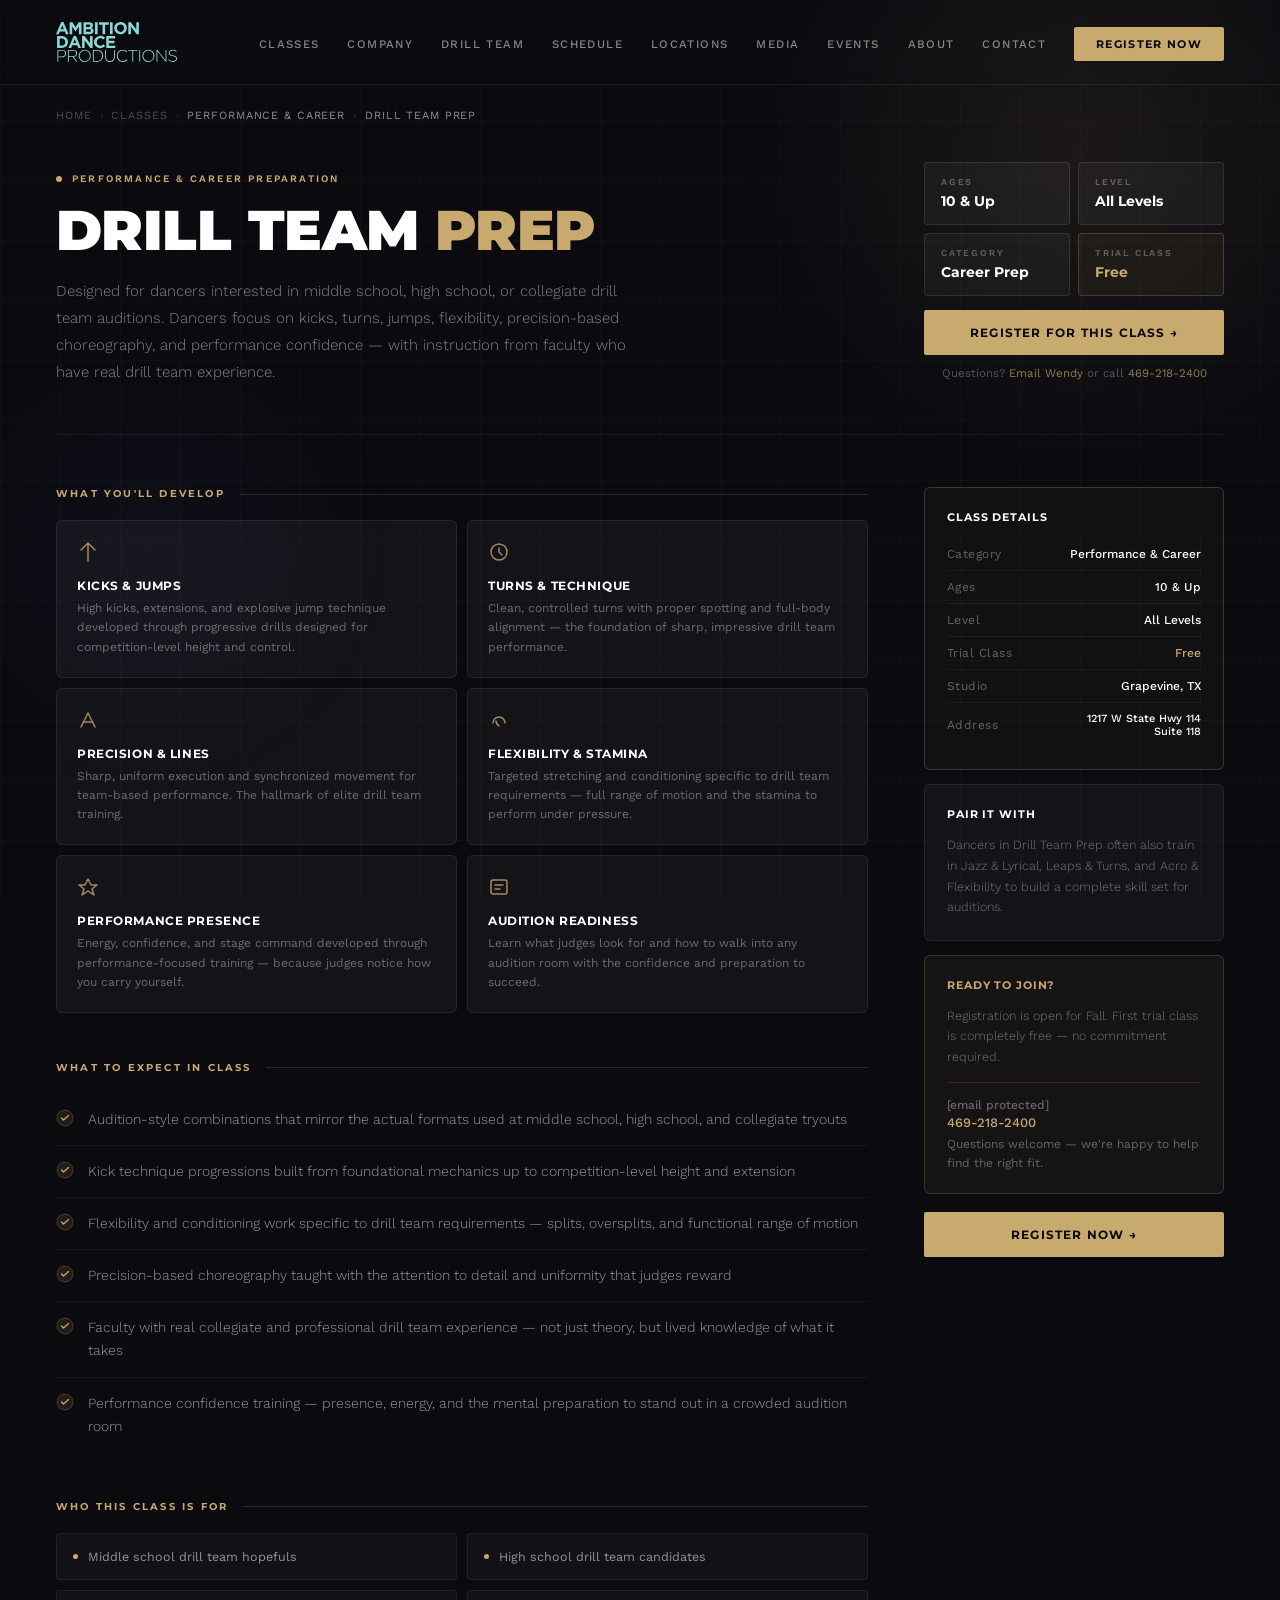
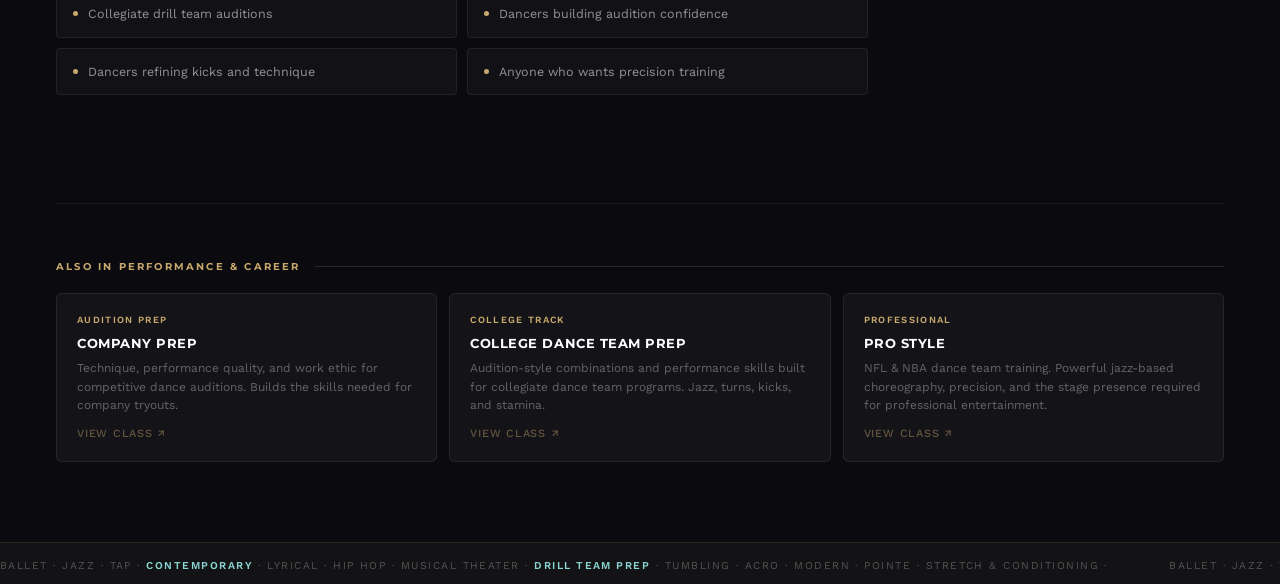
<file: ADP/ambition-dance-class-detail.html>
<!DOCTYPE html>
<html lang="en">
<head>
  <link rel="stylesheet" href="global.css" />
  <meta charset="UTF-8" />
  <meta name="viewport" content="width=device-width, initial-scale=1.0" />
  <title>Drill Team Prep — Ambition Dance Productions</title>
  <style>
    /* ── BACKGROUNDS ── */
    
    
    

    /* ── CONTAINER ── */
    

    /* ── BREADCRUMB ── */
    
    
    
    
    

    /* ── HERO STRIP ── */
    .hero-strip {
      position: relative; z-index: 5;
      padding: 40px 0 48px;
      display: grid;
      grid-template-columns: 1fr 300px;
      gap: 56px; align-items: end;
      border-bottom: 0.5px solid rgba(255,255,255,0.06);
    }
    .cat-pill {
      display: inline-flex; align-items: center;
      gap: 10px; margin-bottom: 18px;
    }
    .cat-dot {
      width: 6px; height: 6px; border-radius: 50%;
      background: var(--gold); flex-shrink: 0;
    }
    .cat-text {
      font-size: 10px; font-weight: 600;
      letter-spacing: 0.22em; text-transform: uppercase; color: var(--gold);
    }
    .class-title {
      font-family: var(--font-display); font-weight: 900;
      font-size: clamp(38px, 5vw, 56px);
      text-transform: uppercase; letter-spacing: -0.01em;
      color: #fff; line-height: 1.0; margin-bottom: 20px;
    }
    .class-title em { font-style: normal; color: var(--gold); }
    .class-desc {
      font-size: 15px; font-weight: 300;
      color: rgba(255,255,255,0.5); max-width: 580px; line-height: 1.8;
    }

    /* ── HERO META (right column) ── */
    .hero-meta {
      display: flex; flex-direction: column;
      gap: 10px; padding-bottom: 4px;
    }
    .meta-grid {
      display: grid; grid-template-columns: 1fr 1fr;
      gap: 8px; margin-bottom: 4px;
    }
    .meta-pill {
      background: rgba(255,255,255,0.04);
      border: 0.5px solid rgba(255,255,255,0.1);
      border-radius: 4px; padding: 14px 16px;
    }
    .meta-pill.gold { border-color: var(--border-gold); background: rgba(200,169,110,0.06); }
    .meta-label {
      font-size: 9px; font-weight: 600; letter-spacing: 0.2em;
      text-transform: uppercase; color: rgba(255,255,255,0.3); margin-bottom: 5px;
    }
    .meta-value {
      font-family: var(--font-display); font-weight: 700;
      font-size: 14px; color: #fff;
    }
    .meta-value.gold { color: var(--gold); }
    .register-btn {
      width: 100%;
      background: var(--gold); color: var(--bg);
      font-family: var(--font-display); font-weight: 700;
      font-size: 12px; letter-spacing: 0.1em;
      text-transform: uppercase; padding: 15px 24px;
      border-radius: 2px; border: none; cursor: pointer;
      transition: background 0.2s; text-align: center;
      display: block; text-decoration: none;
    }
    .register-btn:hover { background: var(--gold-dark); }
    .contact-note {
      font-size: 11.5px; color: rgba(255,255,255,0.3);
      text-align: center; line-height: 1.5;
    }
    .contact-note a {
      color: rgba(200,169,110,0.7); text-decoration: none;
      transition: color 0.2s;
    }
    .contact-note a:hover { color: var(--gold); }

    /* ── MAIN CONTENT GRID ── */
    .content-grid {
      position: relative; z-index: 5;
      display: grid;
      grid-template-columns: 1fr 300px;
      gap: 56px; padding: 52px 0 0;
    }

    /* ── SECTION HEADS ── */
    .section-head {
      font-family: var(--font-display); font-weight: 700;
      font-size: 10px; letter-spacing: 0.22em;
      text-transform: uppercase; color: var(--gold);
      margin-bottom: 20px;
      display: flex; align-items: center; gap: 14px;
    }
    .section-head::after {
      content: ''; flex: 1; height: 0.5px;
      background: rgba(200,169,110,0.18);
    }

    /* ── SKILLS GRID ── */
    .skills-grid {
      display: grid; grid-template-columns: 1fr 1fr;
      gap: 10px; margin-bottom: 48px;
    }
    .skill-card {
      background: var(--bg-card);
      border: 0.5px solid var(--border);
      border-radius: 6px; padding: 20px;
      transition: border-color 0.18s;
    }
    .skill-card:hover { border-color: rgba(200,169,110,0.22); }
    .skill-icon {
      width: 22px; height: 22px; margin-bottom: 12px; opacity: 0.8;
    }
    .skill-name {
      font-family: var(--font-display); font-weight: 700;
      font-size: 11.5px; text-transform: uppercase;
      letter-spacing: 0.05em; color: #fff; margin-bottom: 6px;
    }
    .skill-desc {
      font-size: 12px; color: rgba(255,255,255,0.38); line-height: 1.6;
    }

    /* ── WHAT TO EXPECT ── */
    .expect-list { list-style: none; margin-bottom: 48px; }
    .expect-item {
      display: flex; align-items: flex-start; gap: 14px;
      padding: 14px 0;
      border-bottom: 0.5px solid rgba(255,255,255,0.05);
    }
    .expect-item:last-child { border-bottom: none; }
    .check-icon { width: 18px; height: 18px; flex-shrink: 0; margin-top: 1px; }
    .expect-item p {
      font-size: 14px; font-weight: 300;
      color: rgba(255,255,255,0.58); line-height: 1.65;
    }

    /* ── GOOD FOR ── */
    .goals-grid {
      display: grid; grid-template-columns: 1fr 1fr;
      gap: 10px; margin-bottom: 52px;
    }
    .goal-item {
      display: flex; align-items: center; gap: 10px;
      background: rgba(255,255,255,0.03);
      border: 0.5px solid rgba(255,255,255,0.07);
      border-radius: 4px; padding: 14px 16px;
    }
    .goal-dot { width: 5px; height: 5px; border-radius: 50%; background: var(--gold); flex-shrink: 0; }
    .goal-item span {
      font-size: 12.5px; font-weight: 400;
      color: rgba(255,255,255,0.55); line-height: 1.4;
    }

    /* ── SIDEBAR ── */
    .sidebar { display: flex; flex-direction: column; gap: 14px; }
    .side-card {
      background: var(--bg-card);
      border: 0.5px solid var(--border);
      border-radius: 6px; padding: 22px;
    }
    .side-card.gold { border-color: var(--border-gold); background: rgba(200,169,110,0.04); }
    .side-card.accent { background: rgba(200,169,110,0.06); border-color: rgba(200,169,110,0.22); }
    .side-title {
      font-family: var(--font-display); font-weight: 700;
      font-size: 11px; text-transform: uppercase;
      letter-spacing: 0.08em; color: #fff; margin-bottom: 14px;
    }
    .side-title.gold-text { color: var(--gold); }
    .side-row {
      display: flex; justify-content: space-between; align-items: center;
      padding: 9px 0;
      border-bottom: 0.5px solid rgba(255,255,255,0.05);
    }
    .side-row:last-child { border-bottom: none; }
    .side-key {
      font-size: 12px; color: rgba(255,255,255,0.35); letter-spacing: 0.04em;
    }
    .side-val {
      font-size: 12px; font-weight: 500; color: #fff;
    }
    .side-val.gold { color: var(--gold); }
    .side-text {
      font-size: 12.5px; font-weight: 300;
      color: rgba(255,255,255,0.42); line-height: 1.65;
    }
    .side-contact {
      margin-top: 14px; padding-top: 14px;
      border-top: 0.5px solid rgba(200,169,110,0.15);
    }
    .side-contact a {
      display: block; font-size: 13px; font-weight: 500;
      color: var(--gold); text-decoration: none;
      transition: color 0.2s; margin-bottom: 3px;
    }
    .side-contact a:hover { color: #fff; }
    .side-contact span {
      font-size: 12px; color: rgba(255,255,255,0.35);
    }

    /* ── ALSO IN CATEGORY ── */
    .also-section {
      position: relative; z-index: 5;
      padding: 56px 0 80px;
      border-top: 0.5px solid rgba(255,255,255,0.06);
      margin-top: 56px;
    }
    .also-grid {
      display: grid; grid-template-columns: repeat(3, 1fr);
      gap: 12px; margin-top: 20px;
    }
    .also-card {
      background: var(--bg-card);
      border: 0.5px solid var(--border);
      border-radius: 6px; padding: 20px;
      text-decoration: none; display: block;
      transition: border-color 0.18s, background 0.18s, transform 0.18s;
    }
    .also-card:hover {
      border-color: rgba(200,169,110,0.3);
      background: rgba(200,169,110,0.04);
      transform: translateY(-2px);
    }
    .also-age {
      font-size: 9.5px; font-weight: 600; letter-spacing: 0.14em;
      text-transform: uppercase; color: var(--gold); margin-bottom: 10px;
    }
    .also-name {
      font-family: var(--font-display); font-weight: 700;
      font-size: 13px; text-transform: uppercase;
      letter-spacing: 0.04em; color: #fff; margin-bottom: 8px;
    }
    .also-desc {
      font-size: 12px; color: rgba(255,255,255,0.35); line-height: 1.55;
    }
    .also-link {
      display: inline-flex; align-items: center; gap: 5px;
      margin-top: 12px; font-size: 11px; font-weight: 500;
      letter-spacing: 0.07em; text-transform: uppercase;
      color: rgba(200,169,110,0.45); transition: color 0.18s;
    }
    .also-card:hover .also-link { color: var(--gold); }

    /* ── TICKER ── */
    
    
    
    
    
      to   { transform: translateX(-33.333%); }
    }

    /* ── RESPONSIVE ── */
    @media (max-width: 1024px) {
      .hero-strip { grid-template-columns: 1fr; gap: 36px; }
      .hero-meta { flex-direction: row; flex-wrap: wrap; }
      .meta-grid { flex: 1; min-width: 240px; }
      .content-grid { grid-template-columns: 1fr; gap: 40px; }
      .also-grid { grid-template-columns: repeat(2, 1fr); }
    }
    @media (max-width: 768px) {
      

      .skills-grid { grid-template-columns: 1fr; }
      .goals-grid { grid-template-columns: 1fr; }
      .also-grid { grid-template-columns: 1fr; }
      .meta-grid { grid-template-columns: 1fr 1fr; }
    }
  </style>
</head>
<body>

  <div class="bg-grid" aria-hidden="true"></div>
  <div class="bg-glow-1" aria-hidden="true"></div>
  <div class="bg-glow-2" aria-hidden="true"></div>

  <!-- Nav -->
<div class="container">

    <!-- Breadcrumb -->
    <div class="breadcrumb">
      <a href="ambition-dance-hero.html">Home</a>
      <span class="sep">›</span>
      <a href="ambition-dance-classes.html">Classes</a>
      <span class="sep">›</span>
      <span class="current">Performance &amp; Career</span>
      <span class="sep">›</span>
      <span class="current">Drill Team Prep</span>
    </div>

    <!-- Hero Strip -->
    <div class="hero-strip">
      <div>
        <div class="cat-pill">
          <div class="cat-dot"></div>
          <span class="cat-text">Performance &amp; Career Preparation</span>
        </div>
        <h1 class="class-title">Drill Team <em>Prep</em></h1>
        <p class="class-desc">Designed for dancers interested in middle school, high school, or collegiate drill team auditions. Dancers focus on kicks, turns, jumps, flexibility, precision-based choreography, and performance confidence — with instruction from faculty who have real drill team experience.</p>
      </div>

      <div class="hero-meta">
        <div class="meta-grid">
          <div class="meta-pill">
            <div class="meta-label">Ages</div>
            <div class="meta-value">10 &amp; Up</div>
          </div>
          <div class="meta-pill">
            <div class="meta-label">Level</div>
            <div class="meta-value">All Levels</div>
          </div>
          <div class="meta-pill">
            <div class="meta-label">Category</div>
            <div class="meta-value">Career Prep</div>
          </div>
          <div class="meta-pill gold">
            <div class="meta-label">Trial Class</div>
            <div class="meta-value gold">Free</div>
          </div>
        </div>
        <a class="register-btn" href="https://app.thestudiodirector.com/ambitiondancepro/portal.sd">
          Register for This Class →
        </a>
        <p class="contact-note">
          Questions? <a href="/cdn-cgi/l/email-protection#5a2d3f343e231a3b3738332e3335343e3b34393f2a283574393537">Email Wendy</a> or call <a href="tel:4692182400">469-218-2400</a>
        </p>
      </div>
    </div>

    <!-- Main content + sidebar -->
    <div class="content-grid">

      <!-- Main column -->
      <div>

        <div class="section-head">What You'll Develop</div>
        <div class="skills-grid">
          <div class="skill-card">
            <svg class="skill-icon" viewBox="0 0 22 22" fill="none" aria-hidden="true">
              <path d="M11 2L11 20M4 9L11 2L18 9" stroke="#c8a96e" stroke-width="1.5" stroke-linecap="round" stroke-linejoin="round"/>
            </svg>
            <div class="skill-name">Kicks &amp; Jumps</div>
            <div class="skill-desc">High kicks, extensions, and explosive jump technique developed through progressive drills designed for competition-level height and control.</div>
          </div>
          <div class="skill-card">
            <svg class="skill-icon" viewBox="0 0 22 22" fill="none" aria-hidden="true">
              <circle cx="11" cy="11" r="8" stroke="#c8a96e" stroke-width="1.5"/>
              <path d="M11 7L11 11L14 14" stroke="#c8a96e" stroke-width="1.5" stroke-linecap="round"/>
            </svg>
            <div class="skill-name">Turns &amp; Technique</div>
            <div class="skill-desc">Clean, controlled turns with proper spotting and full-body alignment — the foundation of sharp, impressive drill team performance.</div>
          </div>
          <div class="skill-card">
            <svg class="skill-icon" viewBox="0 0 22 22" fill="none" aria-hidden="true">
              <path d="M4 18L11 4L18 18" stroke="#c8a96e" stroke-width="1.5" stroke-linecap="round" stroke-linejoin="round"/>
              <path d="M7 13H15" stroke="#c8a96e" stroke-width="1.5" stroke-linecap="round"/>
            </svg>
            <div class="skill-name">Precision &amp; Lines</div>
            <div class="skill-desc">Sharp, uniform execution and synchronized movement for team-based performance. The hallmark of elite drill team training.</div>
          </div>
          <div class="skill-card">
            <svg class="skill-icon" viewBox="0 0 22 22" fill="none" aria-hidden="true">
              <path d="M5 14C5 10.7 7.7 8 11 8C14.3 8 17 10.7 17 14" stroke="#c8a96e" stroke-width="1.5" stroke-linecap="round"/>
              <path d="M11 17C11 17 8 15 8 12" stroke="#c8a96e" stroke-width="1.5" stroke-linecap="round"/>
            </svg>
            <div class="skill-name">Flexibility &amp; Stamina</div>
            <div class="skill-desc">Targeted stretching and conditioning specific to drill team requirements — full range of motion and the stamina to perform under pressure.</div>
          </div>
          <div class="skill-card">
            <svg class="skill-icon" viewBox="0 0 22 22" fill="none" aria-hidden="true">
              <path d="M11 3L14 9H20L15 13L17 19L11 15L5 19L7 13L2 9H8L11 3Z" stroke="#c8a96e" stroke-width="1.5" stroke-linecap="round" stroke-linejoin="round"/>
            </svg>
            <div class="skill-name">Performance Presence</div>
            <div class="skill-desc">Energy, confidence, and stage command developed through performance-focused training — because judges notice how you carry yourself.</div>
          </div>
          <div class="skill-card">
            <svg class="skill-icon" viewBox="0 0 22 22" fill="none" aria-hidden="true">
              <rect x="3" y="4" width="16" height="14" rx="2" stroke="#c8a96e" stroke-width="1.5"/>
              <path d="M7 9H15M7 13H12" stroke="#c8a96e" stroke-width="1.5" stroke-linecap="round"/>
            </svg>
            <div class="skill-name">Audition Readiness</div>
            <div class="skill-desc">Learn what judges look for and how to walk into any audition room with the confidence and preparation to succeed.</div>
          </div>
        </div>

        <div class="section-head">What to Expect in Class</div>
        <ul class="expect-list">
          <li class="expect-item">
            <svg class="check-icon" viewBox="0 0 18 18" fill="none" aria-hidden="true">
              <circle cx="9" cy="9" r="8" fill="rgba(200,169,110,0.12)" stroke="rgba(200,169,110,0.35)" stroke-width="0.75"/>
              <path d="M5.5 9L7.5 11L12.5 6.5" stroke="#c8a96e" stroke-width="1.25" stroke-linecap="round" stroke-linejoin="round"/>
            </svg>
            <p>Audition-style combinations that mirror the actual formats used at middle school, high school, and collegiate tryouts</p>
          </li>
          <li class="expect-item">
            <svg class="check-icon" viewBox="0 0 18 18" fill="none" aria-hidden="true">
              <circle cx="9" cy="9" r="8" fill="rgba(200,169,110,0.12)" stroke="rgba(200,169,110,0.35)" stroke-width="0.75"/>
              <path d="M5.5 9L7.5 11L12.5 6.5" stroke="#c8a96e" stroke-width="1.25" stroke-linecap="round" stroke-linejoin="round"/>
            </svg>
            <p>Kick technique progressions built from foundational mechanics up to competition-level height and extension</p>
          </li>
          <li class="expect-item">
            <svg class="check-icon" viewBox="0 0 18 18" fill="none" aria-hidden="true">
              <circle cx="9" cy="9" r="8" fill="rgba(200,169,110,0.12)" stroke="rgba(200,169,110,0.35)" stroke-width="0.75"/>
              <path d="M5.5 9L7.5 11L12.5 6.5" stroke="#c8a96e" stroke-width="1.25" stroke-linecap="round" stroke-linejoin="round"/>
            </svg>
            <p>Flexibility and conditioning work specific to drill team requirements — splits, oversplits, and functional range of motion</p>
          </li>
          <li class="expect-item">
            <svg class="check-icon" viewBox="0 0 18 18" fill="none" aria-hidden="true">
              <circle cx="9" cy="9" r="8" fill="rgba(200,169,110,0.12)" stroke="rgba(200,169,110,0.35)" stroke-width="0.75"/>
              <path d="M5.5 9L7.5 11L12.5 6.5" stroke="#c8a96e" stroke-width="1.25" stroke-linecap="round" stroke-linejoin="round"/>
            </svg>
            <p>Precision-based choreography taught with the attention to detail and uniformity that judges reward</p>
          </li>
          <li class="expect-item">
            <svg class="check-icon" viewBox="0 0 18 18" fill="none" aria-hidden="true">
              <circle cx="9" cy="9" r="8" fill="rgba(200,169,110,0.12)" stroke="rgba(200,169,110,0.35)" stroke-width="0.75"/>
              <path d="M5.5 9L7.5 11L12.5 6.5" stroke="#c8a96e" stroke-width="1.25" stroke-linecap="round" stroke-linejoin="round"/>
            </svg>
            <p>Faculty with real collegiate and professional drill team experience — not just theory, but lived knowledge of what it takes</p>
          </li>
          <li class="expect-item">
            <svg class="check-icon" viewBox="0 0 18 18" fill="none" aria-hidden="true">
              <circle cx="9" cy="9" r="8" fill="rgba(200,169,110,0.12)" stroke="rgba(200,169,110,0.35)" stroke-width="0.75"/>
              <path d="M5.5 9L7.5 11L12.5 6.5" stroke="#c8a96e" stroke-width="1.25" stroke-linecap="round" stroke-linejoin="round"/>
            </svg>
            <p>Performance confidence training — presence, energy, and the mental preparation to stand out in a crowded audition room</p>
          </li>
        </ul>

        <div class="section-head">Who This Class Is For</div>
        <div class="goals-grid">
          <div class="goal-item"><div class="goal-dot"></div><span>Middle school drill team hopefuls</span></div>
          <div class="goal-item"><div class="goal-dot"></div><span>High school drill team candidates</span></div>
          <div class="goal-item"><div class="goal-dot"></div><span>Collegiate drill team auditions</span></div>
          <div class="goal-item"><div class="goal-dot"></div><span>Dancers building audition confidence</span></div>
          <div class="goal-item"><div class="goal-dot"></div><span>Dancers refining kicks and technique</span></div>
          <div class="goal-item"><div class="goal-dot"></div><span>Anyone who wants precision training</span></div>
        </div>

      </div>

      <!-- Sidebar -->
      <div class="sidebar">

        <div class="side-card gold">
          <div class="side-title">Class Details</div>
          <div class="side-row">
            <span class="side-key">Category</span>
            <span class="side-val">Performance &amp; Career</span>
          </div>
          <div class="side-row">
            <span class="side-key">Ages</span>
            <span class="side-val">10 &amp; Up</span>
          </div>
          <div class="side-row">
            <span class="side-key">Level</span>
            <span class="side-val">All Levels</span>
          </div>
          <div class="side-row">
            <span class="side-key">Trial Class</span>
            <span class="side-val gold">Free</span>
          </div>
          <div class="side-row">
            <span class="side-key">Studio</span>
            <span class="side-val">Grapevine, TX</span>
          </div>
          <div class="side-row">
            <span class="side-key">Address</span>
            <span class="side-val" style="text-align:right;font-size:11px;">1217 W State Hwy 114<br>Suite 118</span>
          </div>
        </div>

        <div class="side-card">
          <div class="side-title">Pair It With</div>
          <p class="side-text">Dancers in Drill Team Prep often also train in Jazz &amp; Lyrical, Leaps &amp; Turns, and Acro &amp; Flexibility to build a complete skill set for auditions.</p>
        </div>

        <div class="side-card accent">
          <div class="side-title gold-text">Ready to Join?</div>
          <p class="side-text">Registration is open for Fall. First trial class is completely free — no commitment required.</p>
          <div class="side-contact">
            <a href="/cdn-cgi/l/email-protection#fc8b99929885bc9d919e9588959392989d929f998c8e93d29f9391"><span class="__cf_email__" data-cfemail="6e190b000a172e0f030c071a0701000a0f000d0b1e1c01400d0103">[email&#160;protected]</span></a>
            <a href="tel:4692182400">469-218-2400</a>
            <span>Questions welcome — we're happy to help find the right fit.</span>
          </div>
        </div>

        <a class="register-btn" href="https://app.thestudiodirector.com/ambitiondancepro/portal.sd" style="margin-top:4px;">
          Register Now →
        </a>

      </div>
    </div><!-- /.content-grid -->

    <!-- Also in category -->
    <div class="also-section">
      <div class="section-head">Also in Performance &amp; Career</div>
      <div class="also-grid">
        <a class="also-card" href="ambition-dance-class-detail.html">
          <div class="also-age">Audition Prep</div>
          <div class="also-name">Company Prep</div>
          <div class="also-desc">Technique, performance quality, and work ethic for competitive dance auditions. Builds the skills needed for company tryouts.</div>
          <div class="also-link">View Class ↗</div>
        </a>
        <a class="also-card" href="ambition-dance-class-detail.html">
          <div class="also-age">College Track</div>
          <div class="also-name">College Dance Team Prep</div>
          <div class="also-desc">Audition-style combinations and performance skills built for collegiate dance team programs. Jazz, turns, kicks, and stamina.</div>
          <div class="also-link">View Class ↗</div>
        </a>
        <a class="also-card" href="ambition-dance-class-detail.html">
          <div class="also-age">Professional</div>
          <div class="also-name">Pro Style</div>
          <div class="also-desc">NFL &amp; NBA dance team training. Powerful jazz-based choreography, precision, and the stage presence required for professional entertainment.</div>
          <div class="also-link">View Class ↗</div>
        </a>
      </div>
    </div>

  </div><!-- /.container -->

  <!-- Ticker -->
  <div class="ticker-wrap" aria-label="Dance styles offered">
    <div class="ticker-track">
      <span class="ticker-item">Ballet &middot; Jazz &middot; Tap &middot; <strong>Contemporary</strong> &middot; Lyrical &middot; Hip Hop &middot; Musical Theater &middot; <strong>Drill Team Prep</strong> &middot; Tumbling &middot; Acro &middot; Modern &middot; Pointe &middot; Stretch &amp; Conditioning &middot;&nbsp;</span>
      <span class="ticker-item">Ballet &middot; Jazz &middot; Tap &middot; <strong>Contemporary</strong> &middot; Lyrical &middot; Hip Hop &middot; Musical Theater &middot; <strong>Drill Team Prep</strong> &middot; Tumbling &middot; Acro &middot; Modern &middot; Pointe &middot; Stretch &amp; Conditioning &middot;&nbsp;</span>
      <span class="ticker-item">Ballet &middot; Jazz &middot; Tap &middot; <strong>Contemporary</strong> &middot; Lyrical &middot; Hip Hop &middot; Musical Theater &mi
  <script src="nav.js"></script>
</body>
</html>
</file>
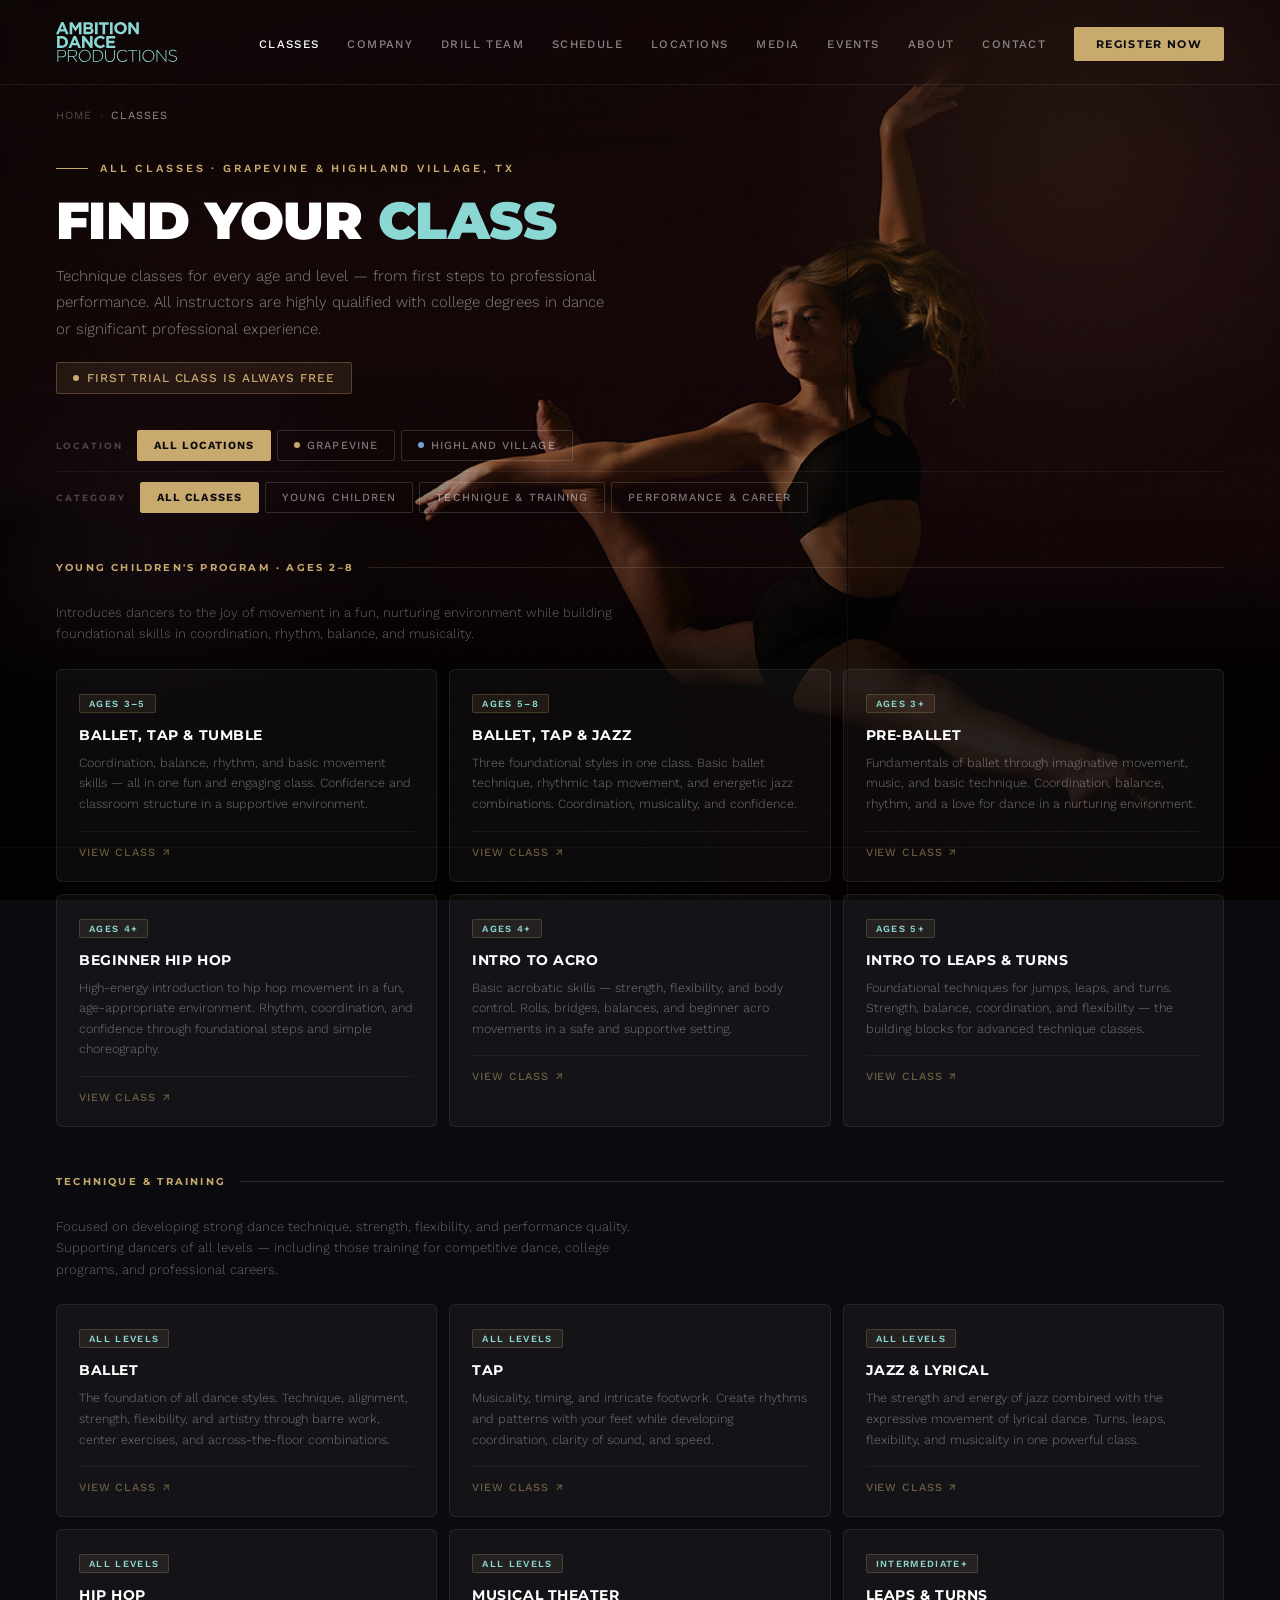
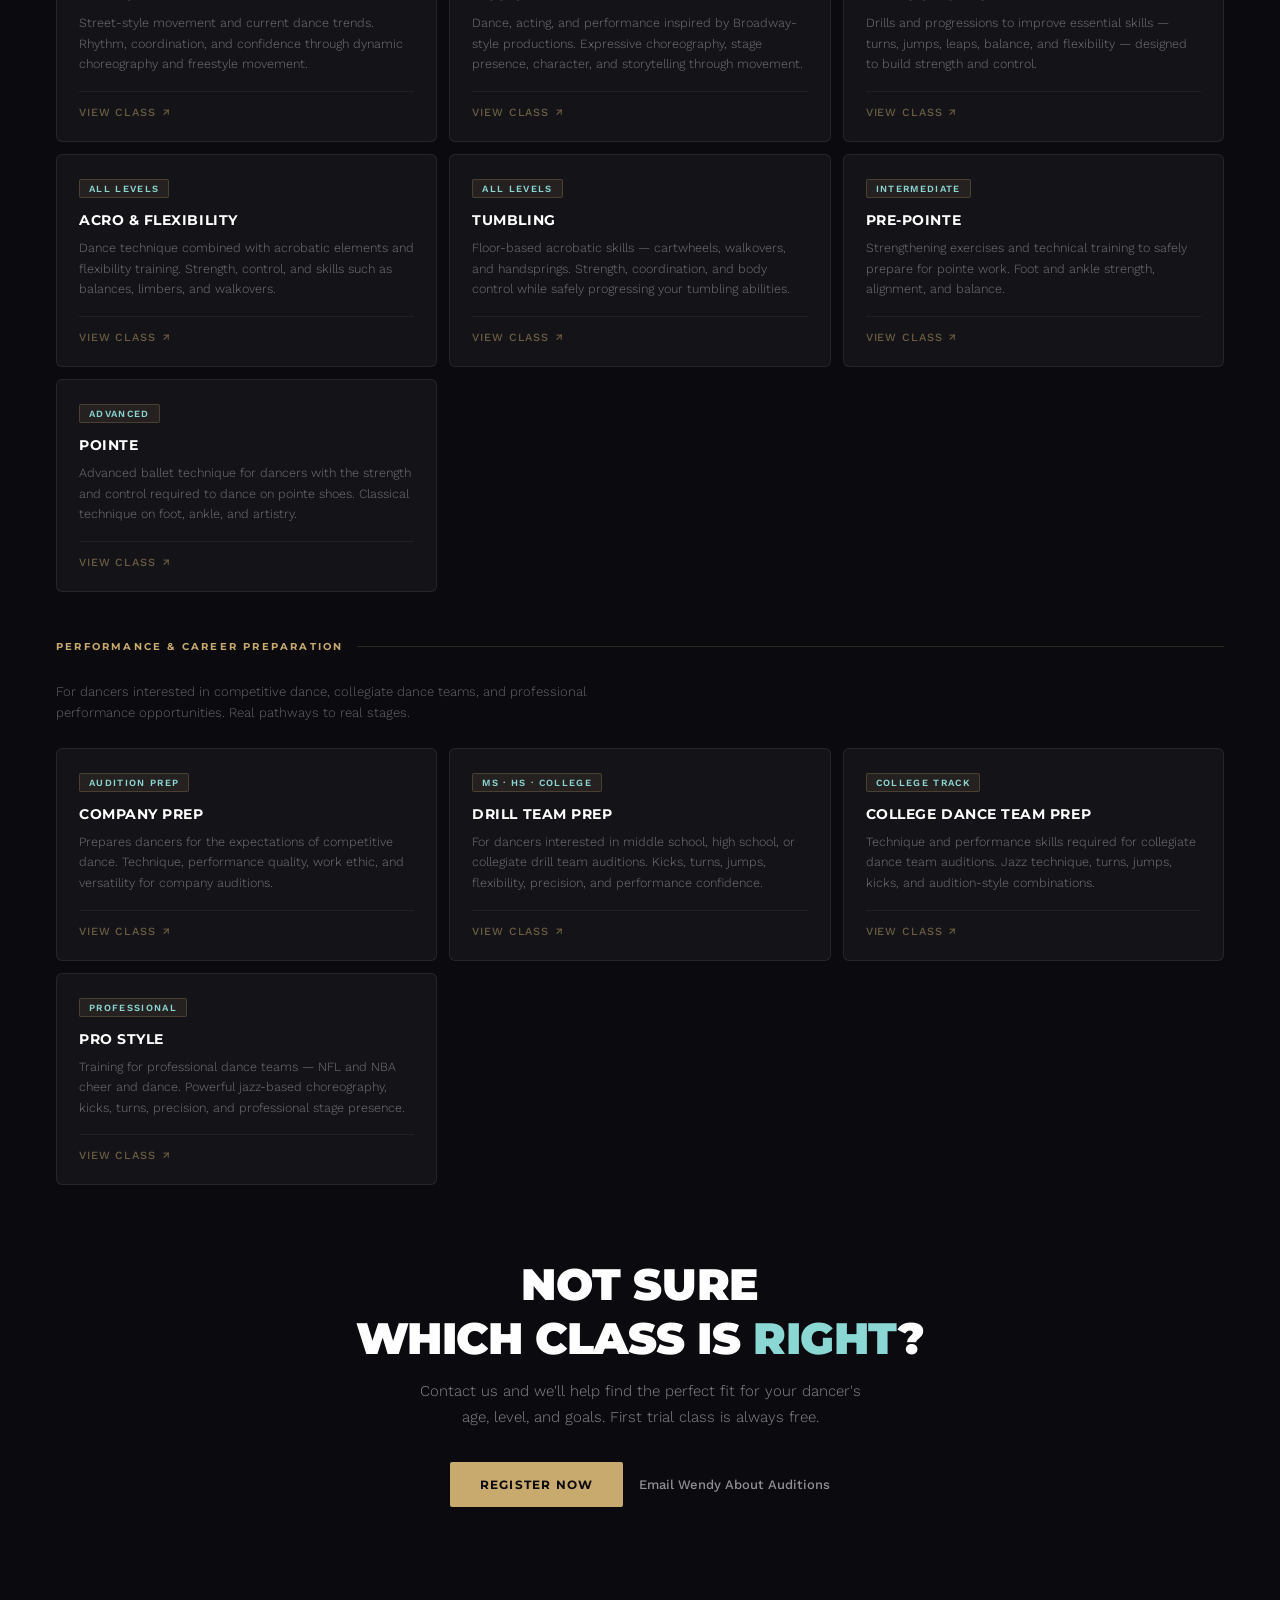
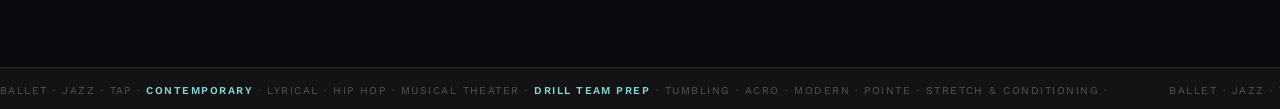
<file: ADP/ambition-dance-classes.html>
<!DOCTYPE html>
<html lang="en">
<head>
  <link rel="stylesheet" href="global.css" />
  <meta charset="UTF-8" />
  <meta name="viewport" content="width=device-width, initial-scale=1.0" />
  <title>Classes — Ambition Dance Productions</title>
  <style>
    /* ── BACKGROUNDS ── */
    
    .bg-grid {
      background-image: url(./img/classesbg2.webp);
      background-size: cover;
      background-repeat: no-repeat;
      /* opacity: 0.2; */
    }
    

    /* ── CONTAINER ── */
    .container {
      /* background-image: url('./img/DancingClasses.webp');
      background-size: cover;
      background-repeat: no-repeat;
      background-position: center -750px;
      top: 0;
      left: 0;
      width: 100%;
      height: 100%; */
      /* opacity: 0.2; */
      /* z-index: -1; */
    }

    

    /* ── BREADCRUMB ── */
    
    
    

    /* ── PAGE HEADER ── */
    .page-header {
      position: relative; z-index: 5;
      padding: 40px 0 0;
       background-image: url('./img/DancingClasses.webp');
      background-size: cover;
      background-repeat: no-repeat;
      background-position: center -750px;
      top: 0;
      left: 0;
      width: 100%;
      height: 100%;
      /* opacity: 0.2; */
      z-index: 6;
    }
    
    
    
    .page-header h1 {
      font-family: var(--font-display); font-weight: 900;
      font-size: clamp(36px, 5vw, 52px);
      text-transform: uppercase; letter-spacing: -0.01em;
      color: #fff; line-height: 1.0;
    }
    .page-header h1 em { font-style: normal; color: var(--teal); }
    .page-header p {
      font-size: 15px; font-weight: 300;
      color: rgba(255,255,255,0.5); max-width: 560px;
      line-height: 1.75; margin-top: 16px;
    }
    .free-pill {
      display: inline-flex; align-items: center; gap: 8px;
      margin-top: 20px;
      background: rgba(200,169,110,0.1);
      border: 0.5px solid rgba(200,169,110,0.3);
      border-radius: 2px; padding: 8px 16px;
    }
    .free-pill-dot { width: 6px; height: 6px; border-radius: 50%; background: var(--gold); }
    .free-pill span {
      font-family: var(--font-body); font-size: 12px;
      font-weight: 500; letter-spacing: 0.08em;
      text-transform: uppercase; color: var(--gold);
    }

    /* ── Location colour tokens ── */
    :root {
      --gv: #c8a96e;
      --hv: #7a9fd4;
    }

    /* ── FILTER BAR ── */
    .filter-wrap {
      position: relative; z-index: 5;
      padding: 36px 0 0;
      display: flex;
      flex-direction: column;
      gap: 10px;
    }
    .filter-row {
      display: flex;
      align-items: center;
      gap: 14px;
      flex-wrap: wrap;
    }
    .filter-row-label {
      font-family: var(--font-display);
      font-size: 9px;
      font-weight: 700;
      letter-spacing: 0.22em;
      text-transform: uppercase;
      color: rgba(255,255,255,0.25);
      flex-shrink: 0;
      min-width: 58px;
    }
    .filter-bar { display: flex; gap: 6px; flex-wrap: wrap; }
    .filter-btn {
      display: inline-flex; align-items: center; gap: 7px;
      font-family: var(--font-body); font-size: 11px;
      font-weight: 500; letter-spacing: 0.1em;
      text-transform: uppercase; padding: 8px 16px;
      border-radius: 2px; border: 0.5px solid rgba(255,255,255,0.15);
      background: transparent; color: rgba(255,255,255,0.45);
      cursor: pointer; transition: all 0.18s;
    }
    .filter-btn:hover { border-color: rgba(200,169,110,0.35); color: rgba(255,255,255,0.8); }
    .filter-btn.active {
      background: var(--gold); border-color: var(--gold); color: var(--bg);
      font-weight: 700;
    }
    /* Location-specific active colours */
    .gv-btn.active {
      background: var(--gv); border-color: var(--gv); color: #0a0a0f;
    }
    .hv-btn.active {
      background: var(--hv); border-color: var(--hv); color: #0a0a0f;
    }
    .filter-dot {
      width: 6px; height: 6px; border-radius: 50%; flex-shrink: 0;
    }
    /* Divider between the two filter rows */
    .filter-row + .filter-row {
      padding-top: 10px;
      border-top: 0.5px solid rgba(255,255,255,0.06);
    }

    /* ── SECTIONS ── */
    .classes-wrap { position: relative; z-index: 5; padding-bottom: 80px; }
    .class-section { padding-top: 48px; }
    
    
    .section-desc {
      font-size: 13px; font-weight: 300;
      color: rgba(255,255,255,0.38); max-width: 600px;
      line-height: 1.65; margin-bottom: 24px;
    }

    /* ── CARDS ── */
    .cards-grid {
      display: grid;
      grid-template-columns: repeat(3, 1fr);
      gap: 12px;
    }
    .class-card {
      background: var(--bg-card);
      border: 0.5px solid var(--border);
      border-radius: 6px; padding: 22px;
      cursor: pointer; text-decoration: none; display: block;
      transition: border-color 0.18s, background 0.18s, transform 0.18s;
      position: relative; overflow: hidden;
    }
    .class-card:hover {
      border-color: rgba(200,169,110,0.32);
      background: rgba(200,169,110,0.04);
      transform: translateY(-2px);
    }
    .card-age {
      display: inline-block; font-size: 9.5px; font-weight: 600;
      letter-spacing: 0.14em; text-transform: uppercase;
      padding: 3px 9px; border-radius: 2px; margin-bottom: 14px;
      background: rgba(200,169,110,0.1);
      border: 0.5px solid rgba(200,169,110,0.22);
      color: var(--teal);
    }
    .class-card h3 {
      font-family: var(--font-display); font-weight: 700;
      font-size: 13.5px; text-transform: uppercase;
      letter-spacing: 0.04em; color: #fff; margin-bottom: 10px;
    }
    .class-card p {
      font-size: 12.5px; font-weight: 300;
      color: rgba(255,255,255,0.42); line-height: 1.65;
    }
    .card-link {
      display: flex; align-items: center; gap: 6px;
      margin-top: 16px; padding-top: 14px;
      border-top: 0.5px solid rgba(255,255,255,0.06);
      font-size: 11px; font-weight: 500;
      letter-spacing: 0.08em; text-transform: uppercase;
      color: rgba(200,169,110,0.5); transition: color 0.18s;
    }
    .class-card:hover .card-link { color: var(--gold); }
    .card-arrow { transition: transform 0.18s; }
    .class-card:hover .card-arrow { transform: translate(3px, -3px); }

    /* ── BOTTOM CTA ── */
    
    .bottom-cta-text strong {
      display: block; font-family: var(--font-display);
      font-weight: 800; font-size: 18px;
      text-transform: uppercase; letter-spacing: 0.04em;
      color: #fff; margin-bottom: 6px;
    }
    .bottom-cta-text p {
      font-size: 13px; font-weight: 300;
      color: rgba(255,255,255,0.45); line-height: 1.6;
    }
    .bottom-cta-actions {
      display: flex; gap: 12px; align-items: center; flex-shrink: 0;
    }
    
    
    .btn-secondary {
      display: inline-flex; align-items: center; gap: 6px;
      color: rgba(255,255,255,0.55); font-family: var(--font-body);
      font-weight: 500; font-size: 13px;
      text-decoration: none; transition: color 0.2s;
    }
    .btn-secondary:hover { color: #fff; }

    /* ── TICKER ── */
    

    /* ── HIDDEN ── */
    .hidden { display: none !important; }

    /* ── RESPONSIVE ── */
    @media (max-width: 1024px) {
      .cards-grid { grid-template-columns: repeat(2, 1fr); }
    }
    @media (max-width: 768px) {
      

      .cards-grid { grid-template-columns: 1fr; }
      
      .bottom-cta-actions { flex-direction: column; width: 100%; }
      
    }
  </style>
</head>
<body>

  <div class="bg-grid" aria-hidden="true"></div>
  <div class="bg-glow-1" aria-hidden="true"></div>
  <div class="bg-glow-2" aria-hidden="true"></div>

  <!-- Nav -->
<!-- Page header -->
  <div class="container">
    <div class="breadcrumb">
      <a href="ambition-dance-hero.html">Home</a>
      <span class="sep">›</span>
      <span class="current">Classes</span>
    </div>

    <div class="page-header">
      <div class="eyebrow">
        <div class="eyebrow-line"></div>
        <span class="eyebrow-text">All Classes · Grapevine &amp; Highland Village, TX</span>
      </div>
      <h1>Find Your <em>Class</em></h1>
      <p>Technique classes for every age and level — from first steps to professional performance. All instructors are highly qualified with college degrees in dance or significant professional experience.</p>
      <div class="free-pill">
        <div class="free-pill-dot"></div>
        <span>First Trial Class is Always Free</span>
      </div>
    </div>

    <!-- Filter -->
    <div class="filter-wrap">

      <!-- Row 1: Location -->
      <div class="filter-row" role="group" aria-label="Filter by location">
        <span class="filter-row-label">Location</span>
        <div class="filter-bar">
          <button class="filter-btn loc-btn active" data-loc="all" aria-selected="true">All Locations</button>
          <button class="filter-btn loc-btn gv-btn" data-loc="gv" aria-selected="false">
            <span class="filter-dot" style="background:var(--gv);"></span>
            Grapevine
          </button>
          <button class="filter-btn loc-btn hv-btn" data-loc="hv" aria-selected="false">
            <span class="filter-dot" style="background:var(--hv);"></span>
            Highland Village
          </button>
        </div>
      </div>

      <!-- Row 2: Category -->
      <div class="filter-row" role="group" aria-label="Filter by category">
        <span class="filter-row-label">Category</span>
        <div class="filter-bar">
          <button class="filter-btn cat-btn active" data-cat="all" aria-selected="true">All Classes</button>
          <button class="filter-btn cat-btn" data-cat="young" aria-selected="false">Young Children</button>
          <button class="filter-btn cat-btn" data-cat="technique" aria-selected="false">Technique &amp; Training</button>
          <button class="filter-btn cat-btn" data-cat="performance" aria-selected="false">Performance &amp; Career</button>
        </div>
      </div>

    </div>

    <!-- Classes -->
    <div class="classes-wrap">

      <!-- Young Children -->
      <div class="class-section" data-loc="gv hv" id="sec-young" data-section="young">
        <div class="section-label">Young Children's Program · Ages 2–8</div>
        <p class="section-desc">Introduces dancers to the joy of movement in a fun, nurturing environment while building foundational skills in coordination, rhythm, balance, and musicality.</p>
        <div class="cards-grid">

          <a class="class-card" data-loc="gv hv" href="ambition-dance-class-detail.html" data-cat="young">
            <div class="card-age">Ages 3–5</div>
            <h3>Ballet, Tap &amp; Tumble</h3>
            <p>Coordination, balance, rhythm, and basic movement skills — all in one fun and engaging class. Confidence and classroom structure in a supportive environment.</p>
            <div class="card-link">View Class <span class="card-arrow">↗</span></div>
          </a>

          <a class="class-card" data-loc="gv hv" href="ambition-dance-class-detail.html" data-cat="young">
            <div class="card-age">Ages 5–8</div>
            <h3>Ballet, Tap &amp; Jazz</h3>
            <p>Three foundational styles in one class. Basic ballet technique, rhythmic tap movement, and energetic jazz combinations. Coordination, musicality, and confidence.</p>
            <div class="card-link">View Class <span class="card-arrow">↗</span></div>
          </a>

          <a class="class-card" data-loc="gv hv" href="ambition-dance-class-detail.html" data-cat="young">
            <div class="card-age">Ages 3+</div>
            <h3>Pre-Ballet</h3>
            <p>Fundamentals of ballet through imaginative movement, music, and basic technique. Coordination, balance, rhythm, and a love for dance in a nurturing environment.</p>
            <div class="card-link">View Class <span class="card-arrow">↗</span></div>
          </a>

          <a class="class-card" data-loc="gv hv" href="ambition-dance-class-detail.html" data-cat="young">
            <div class="card-age">Ages 4+</div>
            <h3>Beginner Hip Hop</h3>
            <p>High-energy introduction to hip hop movement in a fun, age-appropriate environment. Rhythm, coordination, and confidence through foundational steps and simple choreography.</p>
            <div class="card-link">View Class <span class="card-arrow">↗</span></div>
          </a>

          <a class="class-card" data-loc="gv hv" href="ambition-dance-class-detail.html" data-cat="young">
            <div class="card-age">Ages 4+</div>
            <h3>Intro to Acro</h3>
            <p>Basic acrobatic skills — strength, flexibility, and body control. Rolls, bridges, balances, and beginner acro movements in a safe and supportive setting.</p>
            <div class="card-link">View Class <span class="card-arrow">↗</span></div>
          </a>

          <a class="class-card" data-loc="gv hv" href="ambition-dance-class-detail.html" data-cat="young">
            <div class="card-age">Ages 5+</div>
            <h3>Intro to Leaps &amp; Turns</h3>
            <p>Foundational techniques for jumps, leaps, and turns. Strength, balance, coordination, and flexibility — the building blocks for advanced technique classes.</p>
            <div class="card-link">View Class <span class="card-arrow">↗</span></div>
          </a>

        </div>
      </div>

      <!-- Technique -->
      <div class="class-section" data-loc="gv hv" id="sec-technique" data-section="technique">
        <div class="section-label">Technique &amp; Training</div>
        <p class="section-desc">Focused on developing strong dance technique, strength, flexibility, and performance quality. Supporting dancers of all levels — including those training for competitive dance, college programs, and professional careers.</p>
        <div class="cards-grid">

          <a class="class-card" data-loc="gv hv" href="ambition-dance-class-detail.html" data-cat="technique">
            <div class="card-age">All Levels</div>
            <h3>Ballet</h3>
            <p>The foundation of all dance styles. Technique, alignment, strength, flexibility, and artistry through barre work, center exercises, and across-the-floor combinations.</p>
            <div class="card-link">View Class <span class="card-arrow">↗</span></div>
          </a>

          <a class="class-card" data-loc="gv hv" href="ambition-dance-class-detail.html" data-cat="technique">
            <div class="card-age">All Levels</div>
            <h3>Tap</h3>
            <p>Musicality, timing, and intricate footwork. Create rhythms and patterns with your feet while developing coordination, clarity of sound, and speed.</p>
            <div class="card-link">View Class <span class="card-arrow">↗</span></div>
          </a>

          <a class="class-card" data-loc="gv hv" href="ambition-dance-class-detail.html" data-cat="technique">
            <div class="card-age">All Levels</div>
            <h3>Jazz &amp; Lyrical</h3>
            <p>The strength and energy of jazz combined with the expressive movement of lyrical dance. Turns, leaps, flexibility, and musicality in one powerful class.</p>
            <div class="card-link">View Class <span class="card-arrow">↗</span></div>
          </a>

          <a class="class-card" data-loc="gv hv" href="ambition-dance-class-detail.html" data-cat="technique">
            <div class="card-age">All Levels</div>
            <h3>Hip Hop</h3>
            <p>Street-style movement and current dance trends. Rhythm, coordination, and confidence through dynamic choreography and freestyle movement.</p>
            <div class="card-link">View Class <span class="card-arrow">↗</span></div>
          </a>

          <a class="class-card" data-loc="gv hv" href="ambition-dance-class-detail.html" data-cat="technique">
            <div class="card-age">All Levels</div>
            <h3>Musical Theater</h3>
            <p>Dance, acting, and performance inspired by Broadway-style productions. Expressive choreography, stage presence, character, and storytelling through movement.</p>
            <div class="card-link">View Class <span class="card-arrow">↗</span></div>
          </a>

          <a class="class-card" data-loc="gv hv" href="ambition-dance-class-detail.html" data-cat="technique">
            <div class="card-age">Intermediate+</div>
            <h3>Leaps &amp; Turns</h3>
            <p>Drills and progressions to improve essential skills — turns, jumps, leaps, balance, and flexibility — designed to build strength and control.</p>
            <div class="card-link">View Class <span class="card-arrow">↗</span></div>
          </a>

          <a class="class-card" data-loc="gv hv" href="ambition-dance-class-detail.html" data-cat="technique">
            <div class="card-age">All Levels</div>
            <h3>Acro &amp; Flexibility</h3>
            <p>Dance technique combined with acrobatic elements and flexibility training. Strength, control, and skills such as balances, limbers, and walkovers.</p>
            <div class="card-link">View Class <span class="card-arrow">↗</span></div>
          </a>

          <a class="class-card" data-loc="gv hv" href="ambition-dance-class-detail.html" data-cat="technique">
            <div class="card-age">All Levels</div>
            <h3>Tumbling</h3>
            <p>Floor-based acrobatic skills — cartwheels, walkovers, and handsprings. Strength, coordination, and body control while safely progressing your tumbling abilities.</p>
            <div class="card-link">View Class <span class="card-arrow">↗</span></div>
          </a>

          <a class="class-card" data-loc="gv hv" href="ambition-dance-class-detail.html" data-cat="technique">
            <div class="card-age">Intermediate</div>
            <h3>Pre-Pointe</h3>
            <p>Strengthening exercises and technical training to safely prepare for pointe work. Foot and ankle strength, alignment, and balance.</p>
            <div class="card-link">View Class <span class="card-arrow">↗</span></div>
          </a>

          <a class="class-card" data-loc="gv hv" href="ambition-dance-class-detail.html" data-cat="technique">
            <div class="card-age">Advanced</div>
            <h3>Pointe</h3>
            <p>Advanced ballet technique for dancers with the strength and control required to dance on pointe shoes. Classical technique on foot, ankle, and artistry.</p>
            <div class="card-link">View Class <span class="card-arrow">↗</span></div>
          </a>

        </div>
      </div>

      <!-- Performance & Career -->
      <div class="class-section" data-loc="gv hv" id="sec-performance" data-section="performance">
        <div class="section-label">Performance &amp; Career Preparation</div>
        <p class="section-desc">For dancers interested in competitive dance, collegiate dance teams, and professional performance opportunities. Real pathways to real stages.</p>
        <div class="cards-grid">

          <a class="class-card" data-loc="gv hv" href="ambition-dance-class-detail.html" data-cat="performance">
            <div class="card-age">Audition Prep</div>
            <h3>Company Prep</h3>
            <p>Prepares dancers for the expectations of competitive dance. Technique, performance quality, work ethic, and versatility for company auditions.</p>
            <div class="card-link">View Class <span class="card-arrow">↗</span></div>
          </a>

          <a class="class-card" data-loc="gv hv" href="ambition-dance-class-detail.html" data-cat="performance">
            <div class="card-age">MS · HS · College</div>
            <h3>Drill Team Prep</h3>
            <p>For dancers interested in middle school, high school, or collegiate drill team auditions. Kicks, turns, jumps, flexibility, precision, and performance confidence.</p>
            <div class="card-link">View Class <span class="card-arrow">↗</span></div>
          </a>

          <a class="class-card" data-loc="gv hv" href="ambition-dance-class-detail.html" data-cat="performance">
            <div class="card-age">College Track</div>
            <h3>College Dance Team Prep</h3>
            <p>Technique and performance skills required for collegiate dance team auditions. Jazz technique, turns, jumps, kicks, and audition-style combinations.</p>
            <div class="card-link">View Class <span class="card-arrow">↗</span></div>
          </a>

          <a class="class-card" data-loc="gv hv" href="ambition-dance-class-detail.html" data-cat="performance">
            <div class="card-age">Professional</div>
            <h3>Pro Style</h3>
            <p>Training for professional dance teams — NFL and NBA cheer and dance. Powerful jazz-based choreography, kicks, turns, precision, and professional stage presence.</p>
            <div class="card-link">View Class <span class="card-arrow">↗</span></div>
          </a>

        </div>
      </div>

      <!-- Bottom CTA -->
      
      <div class="bottom-cta">
      <h2>Not Sure<br>Which Class Is <em>Right</em>?</h2>
      <p>Contact us and we'll help find the perfect fit for your dancer's age, level, and goals. First trial class is always free.</p>
      <div class="cta-buttons">
        <a class="btn-primary" href="https://app.thestudiodirector.com/ambitiondancepro/portal.sd">Register Now</a>
        <a class="btn-secondary" href="/cdn-cgi/l/email-protection#d6a1b3b8b2af96b7bbb4bfa2bfb9b8b2b7b8b5b3a6a4b9f8b5b9bb">Email Wendy About Auditions</a>
      </div>
    </div>

    </div><!-- /.classes-wrap -->
  </div><!-- /.container -->

  <!-- Ticker -->
  <div class="ticker-wrap" aria-label="Dance styles offered">
    <div class="ticker-track">
      <span class="ticker-item">Ballet &middot; Jazz &middot; Tap &middot; <strong>Contemporary</strong> &middot; Lyrical &middot; Hip Hop &middot; Musical Theater &middot; <strong>Drill Team Prep</strong> &middot; Tumbling &middot; Acro &middot; Modern &middot; Pointe &middot; Stretch &amp; Conditioning &middot;&nbsp;</span>
      <span class="ticker-item">Ballet &middot; Jazz &middot; Tap &middot; <strong>Contemporary</strong> &middot; Lyrical &middot; Hip Hop &middot; Musical Theater &middot; <strong>Drill Team Prep</strong> &middot; Tumbling &middot; Acro &middot; Modern &middot; Pointe &middot; Stretch &amp; Conditioning &middot;&nbsp;</span>
      <span class="ticker-item">Ballet &middot; Jazz &middot; Tap &middot; <strong>Contemporary</strong> &middot; Lyrical &middot; Hip Hop &middot; Musical Theater &middot; <strong>Drill Team Prep</strong> &middot; Tumbling &middot; Acro &middot; Modern &middot; Pointe &middot; Stretch &amp; Conditioning &middot;&nbsp;</span>
    </div>
  </div>

  <script>
    // ── Dual filter: location × category ──────────────────────────────
    // Each card carries:  data-cat="young|technique|performance"
    //                     data-loc="gv hv"  (space-separated, any combo)
    //
    // To make a class Grapevine-only: data-loc="gv"
    // To make a class HV-only:        data-loc="hv"
    // To show at both:                data-loc="gv hv"
    // ──────────────────────────────────────────────────────────────────

    let activeLoc = 'all';
    let activeCat = 'all';

    const locBtns = document.querySelectorAll('.loc-btn');
    const catBtns = document.querySelectorAll('.cat-btn');
    const sections = document.querySelectorAll('.class-section');
    const allCards = document.querySelectorAll('.class-card');

    function applyFilters() {
      // Filter each card
      allCards.forEach(card => {
        const cardCat = card.dataset.cat;
        const cardLocs = (card.dataset.loc || 'gv hv').split(' ');

        const catMatch = activeCat === 'all' || cardCat === activeCat;
        const locMatch = activeLoc === 'all' || cardLocs.includes(activeLoc);

        card.style.display = (catMatch && locMatch) ? '' : 'none';
      });

      // Show/hide section headers based on whether any card inside is visible
      sections.forEach(sec => {
        const sectionCat = sec.dataset.section;
        const catVisible = activeCat === 'all' || sectionCat === activeCat;

        // Also check if at least one card in this section is visible
        const visibleCards = Array.from(sec.querySelectorAll('.class-card'))
          .filter(c => c.style.display !== 'none');

        sec.style.display = (catVisible && visibleCards.length > 0) ? '' : 'none';
      });
    }

    locBtns.forEach(btn => {
      btn.addEventListener('click', () => {
        locBtns.forEach(b => { b.classList.remove('active'); b.setAttribute('aria-selected', 'false'); });
        btn.classList.add('active');
        btn.setAttribute('aria-selected', 'true');
        activeLoc = btn.dataset.loc;
        applyFilters();
      });
    });

    catBtns.forEach(btn => {
      btn.addEventListener('click', () => {
        catBtns.forEach(b => { b.classList.remove('active'); b.setAttribute('aria-selected', 'false'); });
        btn.classList.add('active');
        btn.setAttribute('aria-selected', 'true');
        activeCat = btn.dataset.cat;
        applyFilters();
      });
    });
  </script>
  <script src="nav.js"></script>
</body>
</html>
</file>
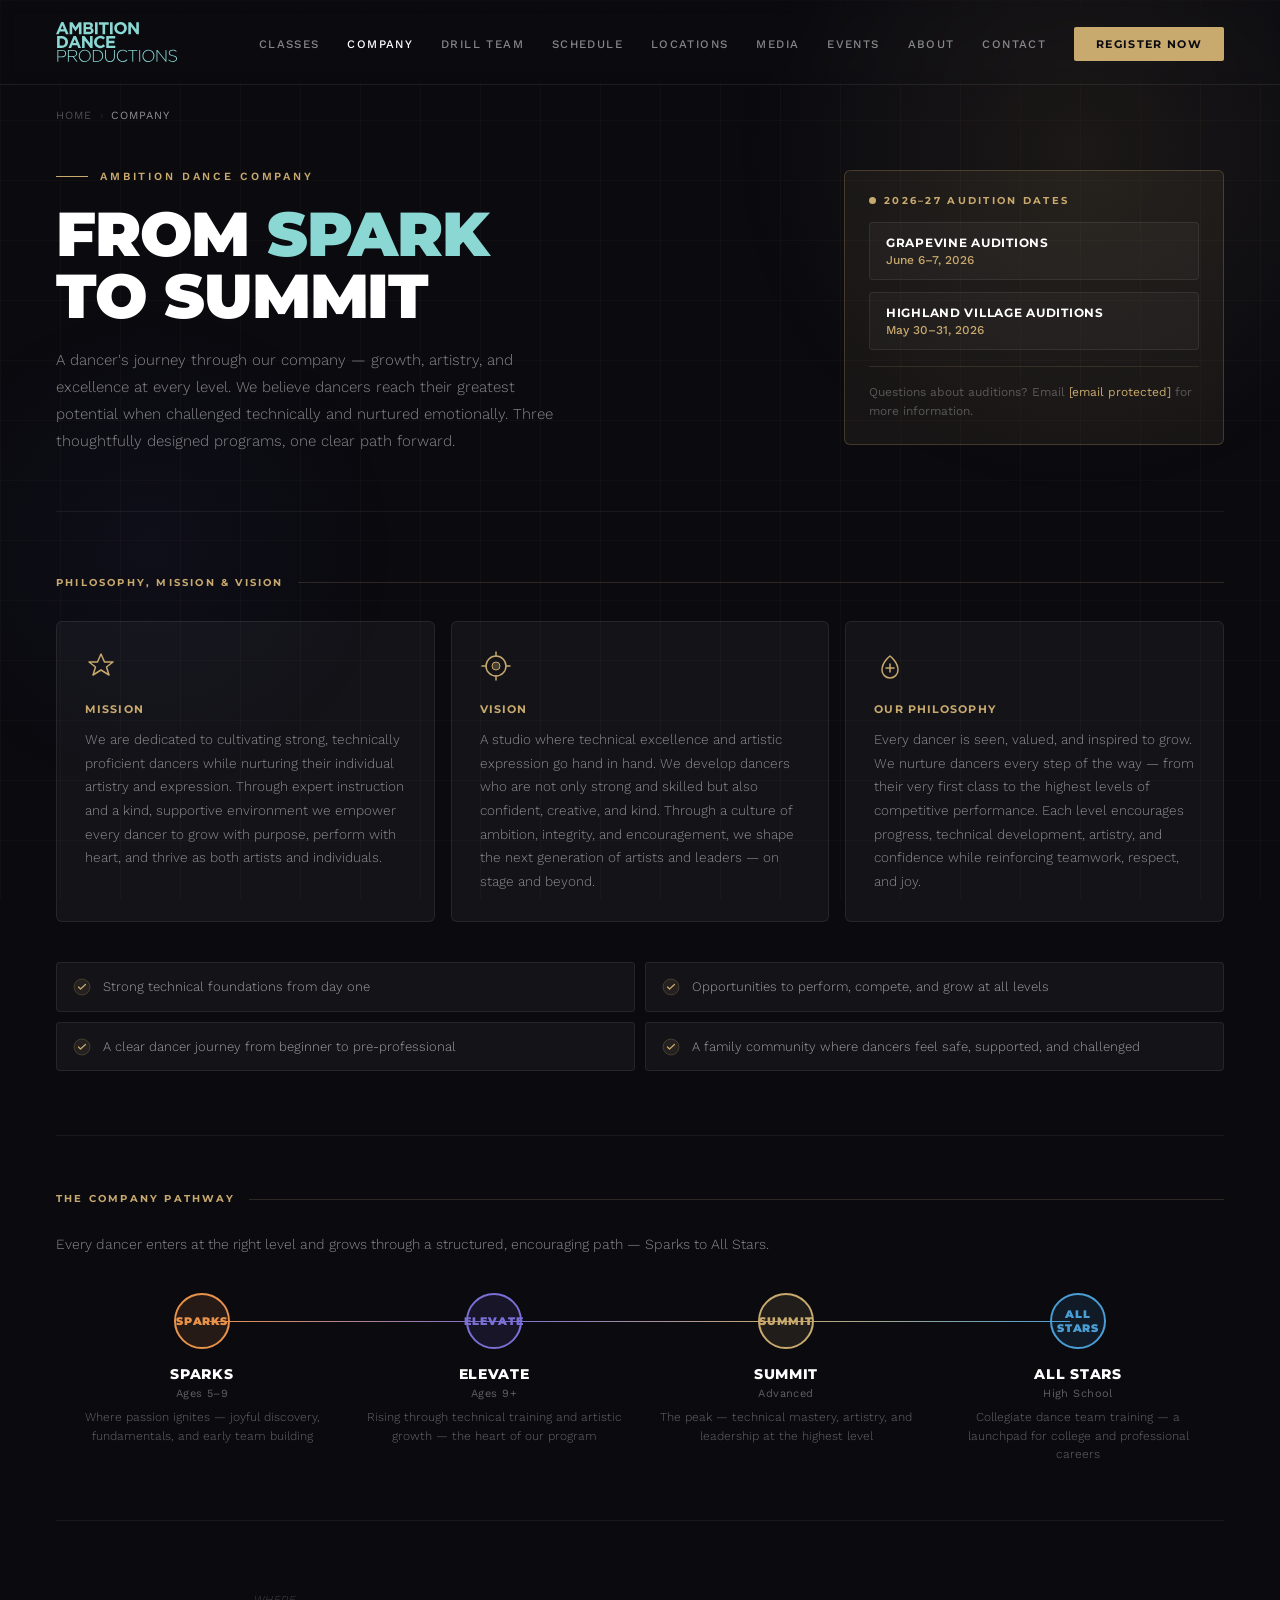
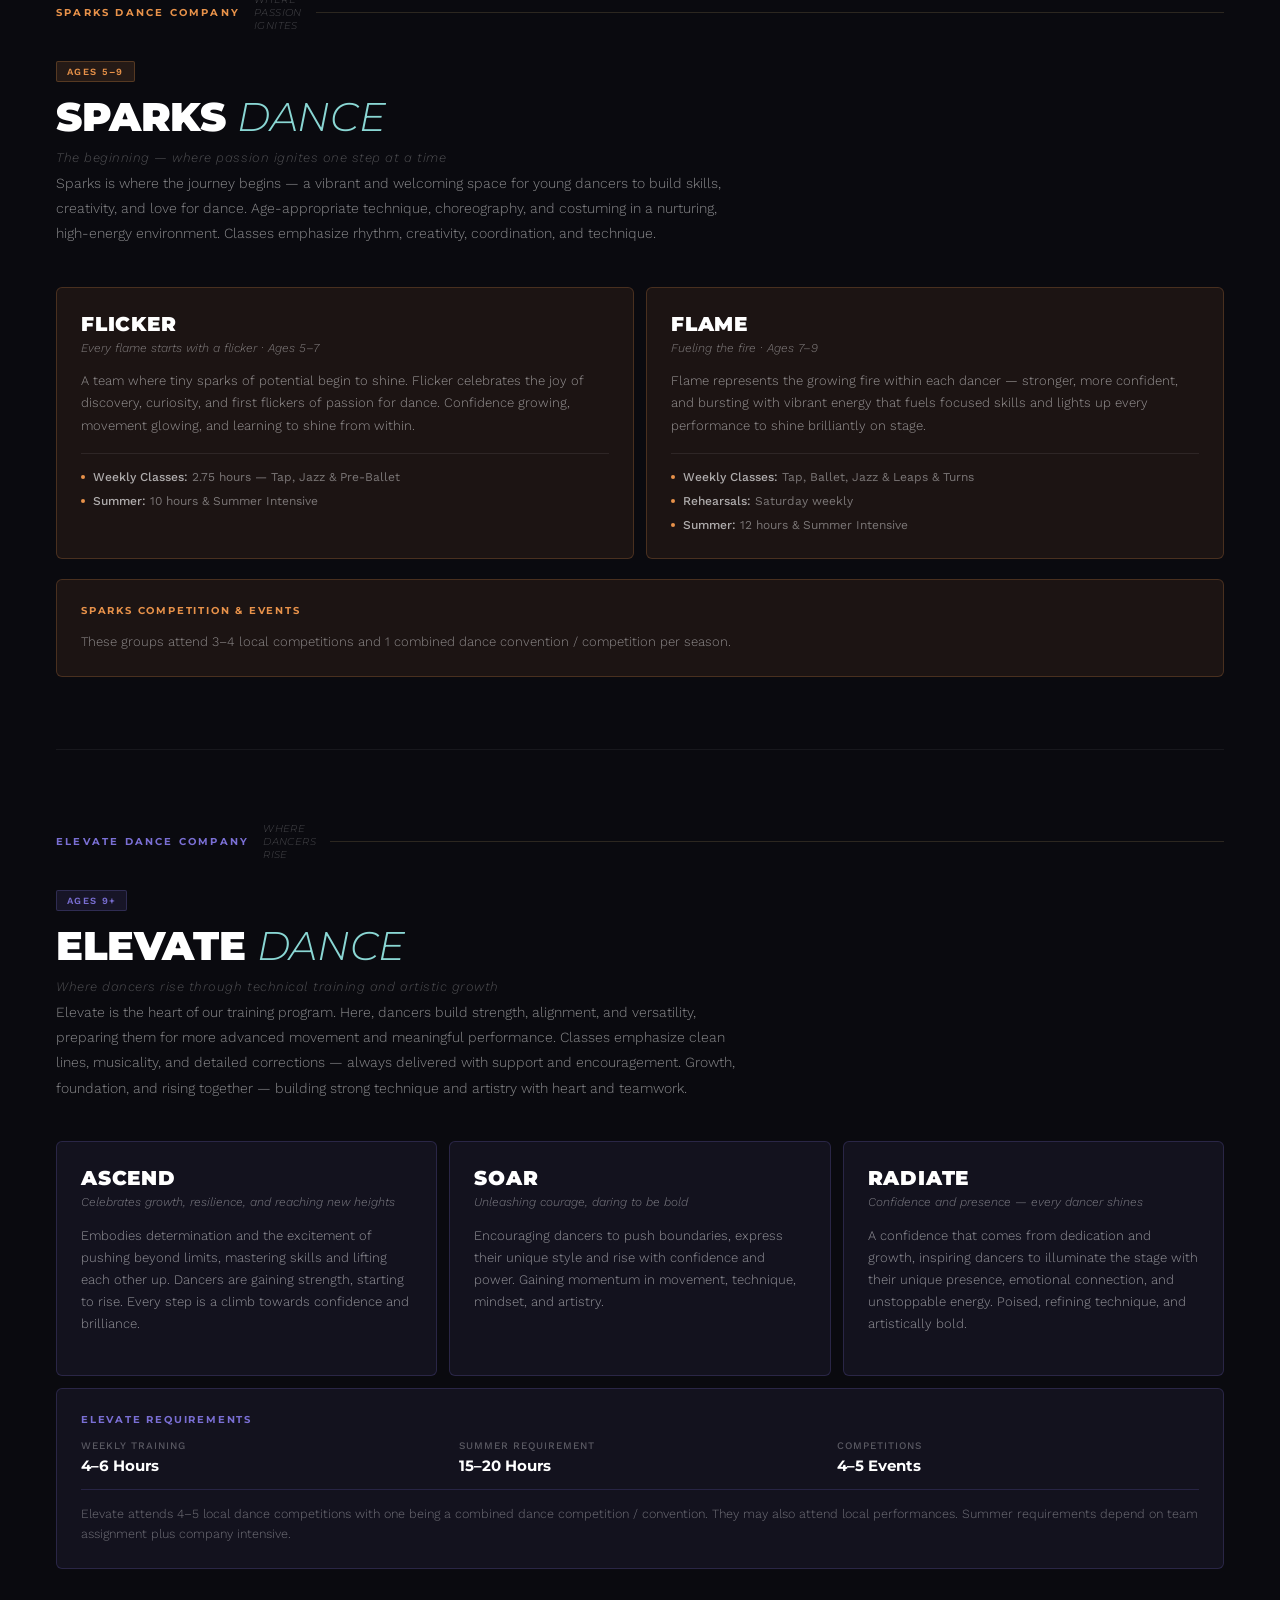
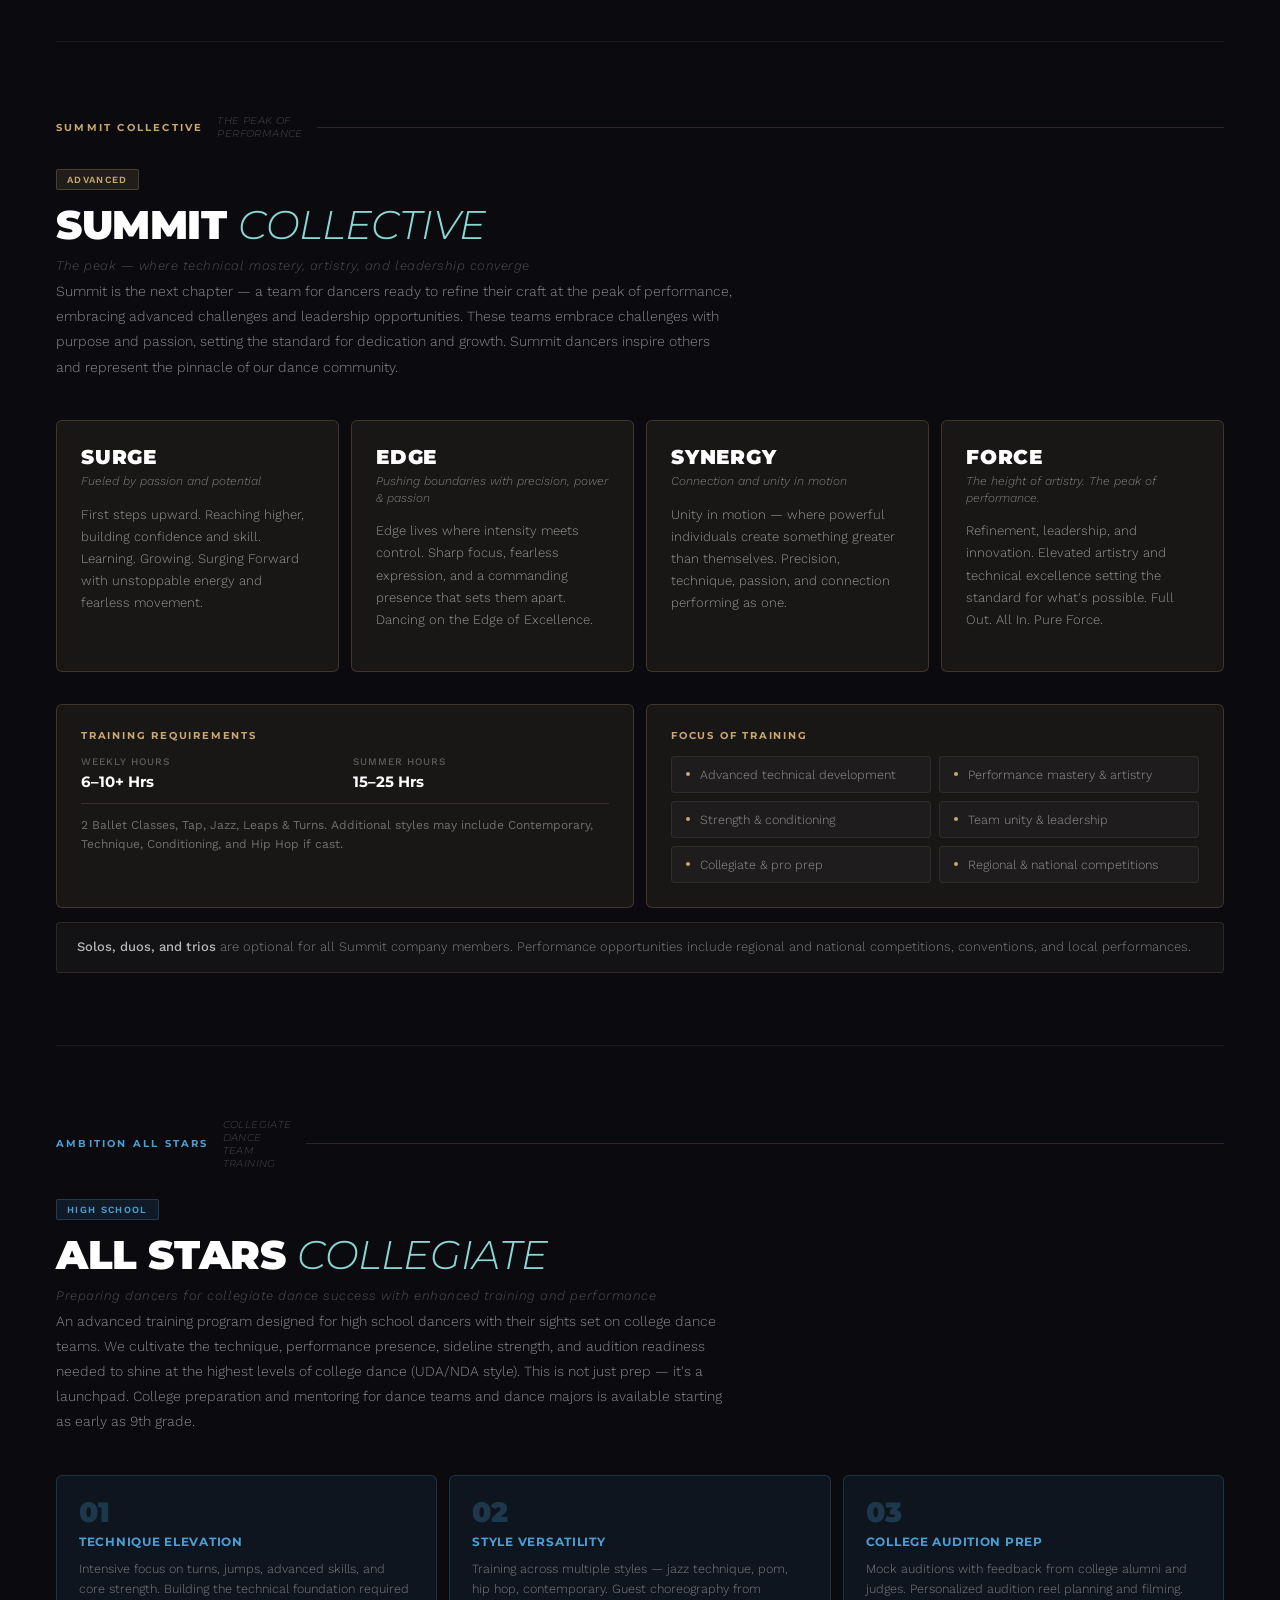
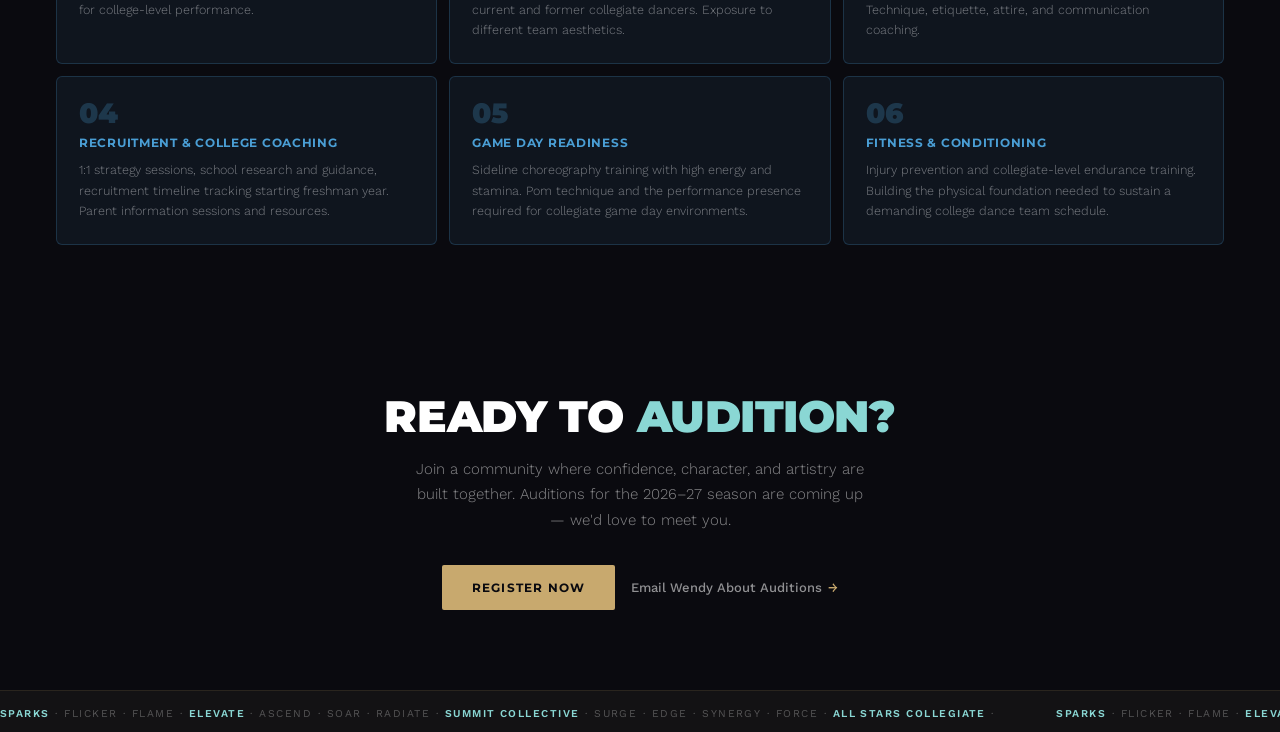
<file: ADP/ambition-dance-company.html>
<!DOCTYPE html>
<html lang="en">
<head>
  <link rel="stylesheet" href="global.css" />
  <meta charset="UTF-8" />
  <meta name="viewport" content="width=device-width, initial-scale=1.0" />
  <title>Company — Ambition Dance Productions</title>
  <style>
    :root {
    /* ── Program accent colours ── */
    --sparks:         #e8924a;
    --sparks-bg:      rgba(232, 146, 74, 0.08);
    --sparks-border:  rgba(232, 146, 74, 0.22);
    --elevate:        #7a6fd4;
    --elevate-bg:     rgba(122, 111, 212, 0.08);
    --elevate-border: rgba(122, 111, 212, 0.22);
    --summit:         #c8a96e;
    --summit-bg:      rgba(200, 169, 110, 0.08);
    --summit-border:  rgba(200, 169, 110, 0.22);
    --allstars:       #4a9ed4;
    --allstars-bg:    rgba(74, 158, 212, 0.08);
    --allstars-border:rgba(74, 158, 212, 0.22);
    }

    /* ── BACKGROUNDS ── */
    
    
    

    /* ── CONTAINER ── */
    

    /* ── BREADCRUMB ── */
    
    
    
    
    

    /* ── PAGE HERO ── */
    
    
    
    
    .page-hero-grid {
      display: grid; grid-template-columns: 1fr 380px;
      gap: 64px; align-items: start;
    }
    
    
    .page-hero-desc {
      font-size: 15px; font-weight: 300;
      color: var(--text-muted); line-height: 1.8; max-width: 520px;
    }

    /* ── AUDITION ALERT ── */
    .audition-box {
      background: rgba(200,169,110,0.07);
      border: 0.5px solid var(--gold-border);
      border-radius: 6px; padding: 24px;
    }
    .audition-box-label {
      font-family: var(--font-display); font-weight: 700;
      font-size: 9.5px; letter-spacing: 0.24em; text-transform: uppercase;
      color: var(--gold); margin-bottom: 16px;
      display: flex; align-items: center; gap: 8px;
    }
    .audition-pulse {
      width: 7px; height: 7px; border-radius: 50%;
      background: var(--gold); flex-shrink: 0;
      animation: pulse 2s ease-in-out infinite;
    }
    @keyframes pulse {
      0%, 100% { opacity: 1; transform: scale(1); }
      50% { opacity: 0.5; transform: scale(0.8); }
    }
    .audition-date {
      display: block; margin-bottom: 12px;
      padding: 12px 16px;
      background: rgba(255,255,255,0.03);
      border: 0.5px solid rgba(255,255,255,0.08);
      border-radius: 4px; text-decoration: none;
      transition: border-color 0.18s, background 0.18s;
    }
    .audition-date:hover {
      border-color: var(--gold-border);
      background: rgba(200,169,110,0.05);
    }
    .audition-date:last-of-type { margin-bottom: 0; }
    .audition-location {
      font-family: var(--font-display); font-weight: 700;
      font-size: 12px; text-transform: uppercase; letter-spacing: 0.06em;
      color: #fff; margin-bottom: 3px;
    }
    .audition-when {
      font-size: 12px; color: var(--gold); font-weight: 500;
    }
    .audition-cta {
      margin-top: 16px; padding-top: 16px;
      border-top: 0.5px solid rgba(200,169,110,0.15);
      font-size: 12px; color: var(--text-faint); line-height: 1.55;
    }
    .audition-cta a { color: var(--gold); text-decoration: none; }
    .audition-cta a:hover { color: #fff; }

    /* ── MISSION / VISION ── */
    .mission-section {
      position: relative; z-index: 5;
      padding: 64px 0;
      border-bottom: 0.5px solid rgba(255,255,255,0.06);
    }
    .mission-grid {
      display: grid; grid-template-columns: 1fr 1fr 1fr;
      gap: 16px; margin-top: 32px;
    }
    .mission-card {
      background: var(--bg-card);
      border: 0.5px solid var(--border);
      border-radius: 6px; padding: 28px;
      transition: border-color 0.18s;
    }
    .mission-card:hover { border-color: var(--gold-border); }
    .mission-card-icon {
      width: 32px; height: 32px; margin-bottom: 16px;
    }
    .mission-card-title {
      font-family: var(--font-display); font-weight: 700;
      font-size: 11px; text-transform: uppercase; letter-spacing: 0.1em;
      color: var(--gold); margin-bottom: 12px;
    }
    .mission-card p {
      font-size: 13.5px; font-weight: 300;
      color: var(--text-muted); line-height: 1.75;
    }
    .differentiators {
      margin-top: 40px;
      display: grid; grid-template-columns: repeat(2, 1fr);
      gap: 10px;
    }
    .diff-item {
      display: flex; align-items: flex-start; gap: 12px;
      padding: 14px 16px;
      background: var(--bg-card);
      border: 0.5px solid var(--border);
      border-radius: 4px;
    }
    .diff-check {
      width: 18px; height: 18px; flex-shrink: 0; margin-top: 1px;
    }
    .diff-item span {
      font-size: 13px; font-weight: 300;
      color: rgba(255,255,255,0.6); line-height: 1.5;
    }

    /* ── SECTION LABEL ── */
    
    
    .section-subtitle {
      font-family: var(--font-display); font-weight: 900;
      font-size: clamp(28px, 4vw, 40px);
      text-transform: uppercase; letter-spacing: -0.01em;
      color: #fff; line-height: 1.05; margin-bottom: 12px;
    }
    .section-subtitle em { font-style: italic; font-weight: 300; color: var(--teal); }
    .section-tagline {
      font-size: 13px; font-weight: 300; font-style: italic;
      color: var(--text-faint); margin-bottom: 6px; letter-spacing: 0.04em;
    }
    .section-desc {
      font-size: 14px; font-weight: 300;
      color: var(--text-muted); line-height: 1.8; max-width: 680px;
    }

    /* ── PROGRAM SECTIONS shared ── */
    .program-section {
      position: relative; z-index: 5;
      padding: 72px 0;
      border-bottom: 0.5px solid rgba(255,255,255,0.06);
    }
    .program-header { margin-bottom: 40px; }

    /* colored accent bar on left of header */
    .program-accent-bar {
      width: 3px; height: 100%; border-radius: 2px;
      position: absolute; left: 0; top: 0; bottom: 0;
    }

    /* ── TEAM CARDS ── */
    .teams-grid {
      display: grid; gap: 12px;
    }
    .teams-grid.cols-2 { grid-template-columns: 1fr 1fr; }
    .teams-grid.cols-3 { grid-template-columns: repeat(3, 1fr); }
    .teams-grid.cols-4 { grid-template-columns: repeat(4, 1fr); }

    .team-card {
      border-radius: 6px; padding: 24px;
      border: 0.5px solid;
      transition: transform 0.18s;
      position: relative; overflow: hidden;
    }
    .team-card:hover { transform: translateY(-2px); }

    .team-card.sparks-style {
      background: var(--sparks-bg); border-color: var(--sparks-border);
    }
    .team-card.elevate-style {
      background: var(--elevate-bg); border-color: var(--elevate-border);
    }
    .team-card.summit-style {
      background: var(--summit-bg); border-color: var(--summit-border);
    }
    .team-card.allstars-style {
      background: var(--allstars-bg); border-color: var(--allstars-border);
    }

    .team-name {
      font-family: var(--font-display); font-weight: 900;
      font-size: 20px; text-transform: uppercase; letter-spacing: 0.04em;
      color: #fff; margin-bottom: 4px;
    }
    .team-tagline {
      font-size: 12px; font-style: italic; font-weight: 300;
      color: rgba(255,255,255,0.45); margin-bottom: 14px; line-height: 1.4;
    }
    .team-desc {
      font-size: 13px; font-weight: 300;
      color: rgba(255,255,255,0.55); line-height: 1.7; margin-bottom: 16px;
    }
    .team-reqs {
      padding-top: 14px;
      border-top: 0.5px solid rgba(255,255,255,0.08);
    }
    .team-req-row {
      display: flex; align-items: flex-start; gap: 8px;
      margin-bottom: 6px;
    }
    .team-req-row:last-child { margin-bottom: 0; }
    .req-bullet {
      width: 4px; height: 4px; border-radius: 50%;
      flex-shrink: 0; margin-top: 7px;
    }
    .req-bullet.sparks-c { background: var(--sparks); }
    .req-bullet.elevate-c { background: var(--elevate); }
    .req-bullet.summit-c { background: var(--summit); }
    .req-bullet.allstars-c { background: var(--allstars); }
    .team-req-row span {
      font-size: 12px; color: rgba(255,255,255,0.42); line-height: 1.5;
    }
    .team-req-row strong {
      color: rgba(255,255,255,0.65); font-weight: 500;
    }

    /* ── AGES BADGE ── */
    .ages-badge {
      display: inline-flex; align-items: center; gap: 6px;
      padding: 4px 10px; border-radius: 2px; margin-bottom: 14px;
      font-size: 9.5px; font-weight: 600; letter-spacing: 0.14em;
      text-transform: uppercase;
    }
    .ages-badge.sparks-b { background: rgba(232,146,74,0.12); color: var(--sparks); border: 0.5px solid rgba(232,146,74,0.25); }
    .ages-badge.elevate-b { background: rgba(122,111,212,0.12); color: var(--elevate); border: 0.5px solid rgba(122,111,212,0.25); }
    .ages-badge.summit-b { background: rgba(200,169,110,0.12); color: var(--summit); border: 0.5px solid rgba(200,169,110,0.25); }
    .ages-badge.allstars-b { background: rgba(74,158,212,0.12); color: var(--allstars); border: 0.5px solid rgba(74,158,212,0.25); }

    /* ── REQUIREMENTS PANEL ── */
    .req-panel {
      border-radius: 6px; padding: 24px;
      border: 0.5px solid; margin-top: 20px;
    }
    .req-panel.sparks-r { background: var(--sparks-bg); border-color: var(--sparks-border); }
    .req-panel.elevate-r { background: var(--elevate-bg); border-color: var(--elevate-border); }
    .req-panel.summit-r { background: var(--summit-bg); border-color: var(--summit-border); }
    .req-panel.allstars-r { background: var(--allstars-bg); border-color: var(--allstars-border); }

    .req-panel-title {
      font-family: var(--font-display); font-weight: 700;
      font-size: 10px; letter-spacing: 0.18em; text-transform: uppercase;
      margin-bottom: 14px;
    }
    .req-panel-title.sparks-t { color: var(--sparks); }
    .req-panel-title.elevate-t { color: var(--elevate); }
    .req-panel-title.summit-t { color: var(--summit); }
    .req-panel-title.allstars-t { color: var(--allstars); }

    .req-panel-grid {
      display: grid; grid-template-columns: repeat(3, 1fr); gap: 16px;
    }
    .req-stat-label {
      font-size: 10px; font-weight: 500; letter-spacing: 0.1em;
      text-transform: uppercase; color: rgba(255,255,255,0.3);
      margin-bottom: 5px;
    }
    .req-stat-value {
      font-family: var(--font-display); font-weight: 700;
      font-size: 15px; color: #fff;
    }

    /* ── JOURNEY STRIP ── */
    .journey-strip {
      position: relative; z-index: 5;
      padding: 56px 0;
      border-bottom: 0.5px solid rgba(255,255,255,0.06);
    }
    .journey-path {
      display: grid; grid-template-columns: repeat(4, 1fr);
      gap: 0; margin-top: 36px; position: relative;
    }
    .journey-path::before {
      content: '';
      position: absolute; top: 28px; left: calc(12.5% + 8px);
      right: calc(12.5% + 8px); height: 1px;
      background: linear-gradient(90deg, var(--sparks), var(--elevate), var(--summit), var(--allstars));
      z-index: 0;
    }
    .journey-step {
      display: flex; flex-direction: column; align-items: center;
      text-align: center; padding: 0 16px; position: relative; z-index: 1;
    }
    .journey-dot {
      width: 56px; height: 56px; border-radius: 50%;
      display: flex; align-items: center; justify-content: center;
      border: 2px solid; margin-bottom: 16px;
      font-family: var(--font-display); font-weight: 900;
      font-size: 11px; letter-spacing: 0.08em; text-transform: uppercase;
      position: relative; z-index: 2;
    }
    .journey-dot.s1 { background: rgba(232,146,74,0.12); border-color: var(--sparks); color: var(--sparks); }
    .journey-dot.s2 { background: rgba(122,111,212,0.12); border-color: var(--elevate); color: var(--elevate); }
    .journey-dot.s3 { background: rgba(200,169,110,0.12); border-color: var(--summit); color: var(--summit); }
    .journey-dot.s4 { background: rgba(74,158,212,0.12); border-color: var(--allstars); color: var(--allstars); }
    .journey-step-name {
      font-family: var(--font-display); font-weight: 800;
      font-size: 14px; text-transform: uppercase; letter-spacing: 0.05em;
      color: #fff; margin-bottom: 4px;
    }
    .journey-step-ages {
      font-size: 11px; font-weight: 400; color: rgba(255,255,255,0.35);
      margin-bottom: 8px; letter-spacing: 0.04em;
    }
    .journey-step-desc {
      font-size: 12px; font-weight: 300;
      color: rgba(255,255,255,0.38); line-height: 1.55;
    }

    /* ── FOCUS LIST (Summit) ── */
    .focus-list {
      display: grid; grid-template-columns: 1fr 1fr;
      gap: 8px; margin-top: 16px;
    }
    .focus-item {
      display: flex; align-items: center; gap: 10px;
      padding: 10px 14px;
      background: rgba(255,255,255,0.03);
      border: 0.5px solid rgba(255,255,255,0.07);
      border-radius: 4px;
    }
    .focus-dot { width: 4px; height: 4px; border-radius: 50%; background: var(--gold); flex-shrink: 0; }
    .focus-item span { font-size: 12.5px; color: rgba(255,255,255,0.52); font-weight: 300; }

    /* ── ALL STARS PILLARS ── */
    .pillars-grid {
      display: grid; grid-template-columns: repeat(3, 1fr);
      gap: 12px; margin-top: 28px;
    }
    .pillar-card {
      background: var(--allstars-bg);
      border: 0.5px solid var(--allstars-border);
      border-radius: 6px; padding: 22px;
      transition: transform 0.18s;
    }
    .pillar-card:hover { transform: translateY(-2px); }
    .pillar-num {
      font-family: var(--font-display); font-weight: 900;
      font-size: 28px; color: rgba(74,158,212,0.25);
      line-height: 1; margin-bottom: 8px;
    }
    .pillar-title {
      font-family: var(--font-display); font-weight: 700;
      font-size: 12px; text-transform: uppercase; letter-spacing: 0.06em;
      color: var(--allstars); margin-bottom: 10px;
    }
    .pillar-desc {
      font-size: 12.5px; font-weight: 300;
      color: rgba(255,255,255,0.45); line-height: 1.65;
    }

    /* ── BOTTOM CTA ── */
    
    
    
    
    
    
    
    .btn-secondary {
      display: inline-flex; align-items: center; gap: 6px;
      color: rgba(255,255,255,0.55); font-weight: 500;
      font-size: 13px; text-decoration: none; transition: color 0.2s;
    }
    .btn-secondary::after { content: '→'; color: var(--gold); }
    .btn-secondary:hover { color: #fff; }

    /* ── TICKER ── */
    
    
    
    
    
      to   { transform: translateX(-33.333%); }
    }

    /* ── RESPONSIVE ── */
    @media (max-width: 1100px) {
      .page-hero-grid { grid-template-columns: 1fr; gap: 36px; }
      .mission-grid { grid-template-columns: 1fr 1fr; }
      .teams-grid.cols-3 { grid-template-columns: 1fr 1fr; }
      .teams-grid.cols-4 { grid-template-columns: 1fr 1fr; }
      .pillars-grid { grid-template-columns: 1fr 1fr; }
      .journey-path { grid-template-columns: 1fr 1fr; gap: 24px; }
      .journey-path::before { display: none; }
    }
    @media (max-width: 768px) {
      

      .mission-grid { grid-template-columns: 1fr; }
      .differentiators { grid-template-columns: 1fr; }
      .teams-grid.cols-2,
      .teams-grid.cols-3,
      .teams-grid.cols-4 { grid-template-columns: 1fr; }
      .req-panel-grid { grid-template-columns: 1fr 1fr; }
      .pillars-grid { grid-template-columns: 1fr; }
      .journey-path { grid-template-columns: 1fr; }
      .focus-list { grid-template-columns: 1fr; }
    }
  </style>
</head>
<body>

  <div class="bg-grid" aria-hidden="true"></div>
  <div class="bg-glow-1" aria-hidden="true"></div>
  <div class="bg-glow-2" aria-hidden="true"></div>

<div class="container">

    <!-- ══ BREADCRUMB ══ -->
    <div class="breadcrumb">
      <a href="ambition-dance-hero.html">Home</a>
      <span class="sep">›</span>
      <span class="current">Company</span>
    </div>

    <!-- ══ PAGE HERO ══ -->
    <div class="page-hero">
      <div class="page-hero-grid">
        <div>
          <div class="eyebrow">
            <div class="eyebrow-line"></div>
            <span class="eyebrow-text">Ambition Dance Company</span>
          </div>
          <h1>From <em>Spark</em><br>to Summit</h1>
          <p class="page-hero-desc">A dancer's journey through our company — growth, artistry, and excellence at every level. We believe dancers reach their greatest potential when challenged technically and nurtured emotionally. Three thoughtfully designed programs, one clear path forward.</p>
        </div>

        <!-- Audition alert box -->
        <div class="audition-box">
          <div class="audition-box-label">
            <div class="audition-pulse"></div>
            2026–27 Audition Dates
          </div>
          <a class="audition-date" href="https://ambitiondancepro.com/wp-content/uploads/2026/03/SAVE-THE-DATE-GRPV-AUDITION-POST.pdf" target="_blank" rel="noopener">
            <div class="audition-location">Grapevine Auditions</div>
            <div class="audition-when">June 6–7, 2026</div>
          </a>
          <a class="audition-date" href="https://ambitiondancepro.com/wp-content/uploads/2026/03/SAVE-THE-DATE-HV-AUDITION-POST.pdf" target="_blank" rel="noopener">
            <div class="audition-location">Highland Village Auditions</div>
            <div class="audition-when">May 30–31, 2026</div>
          </a>
          <div class="audition-cta">
            Questions about auditions? Email <a href="/cdn-cgi/l/email-protection#3f485a515b467f5e525d564b5650515b5e515c5a4f4d50115c5052"><span class="__cf_email__" data-cfemail="0552606b617c454468676c716c6a6b61646b666075776a2b666a68">[email&#160;protected]</span></a> for more information.
          </div>
        </div>
      </div>
    </div>

    <!-- ══ MISSION / VISION ══ -->
    <div class="mission-section">
      <div class="section-label">Philosophy, Mission &amp; Vision</div>
      <div class="mission-grid">
        <div class="mission-card">
          <svg class="mission-card-icon" viewBox="0 0 32 32" fill="none" aria-hidden="true">
            <path d="M16 4L19.5 12H28L21.5 17L24 25L16 20L8 25L10.5 17L4 12H12.5L16 4Z" stroke="#c8a96e" stroke-width="1.5" stroke-linejoin="round"/>
          </svg>
          <div class="mission-card-title">Mission</div>
          <p>We are dedicated to cultivating strong, technically proficient dancers while nurturing their individual artistry and expression. Through expert instruction and a kind, supportive environment we empower every dancer to grow with purpose, perform with heart, and thrive as both artists and individuals.</p>
        </div>
        <div class="mission-card">
          <svg class="mission-card-icon" viewBox="0 0 32 32" fill="none" aria-hidden="true">
            <circle cx="16" cy="16" r="10" stroke="#c8a96e" stroke-width="1.5"/>
            <circle cx="16" cy="16" r="4" fill="rgba(200,169,110,0.3)" stroke="#c8a96e" stroke-width="1"/>
            <path d="M16 2V6M16 26V30M2 16H6M26 16H30" stroke="#c8a96e" stroke-width="1.5" stroke-linecap="round"/>
          </svg>
          <div class="mission-card-title">Vision</div>
          <p>A studio where technical excellence and artistic expression go hand in hand. We develop dancers who are not only strong and skilled but also confident, creative, and kind. Through a culture of ambition, integrity, and encouragement, we shape the next generation of artists and leaders — on stage and beyond.</p>
        </div>
        <div class="mission-card">
          <svg class="mission-card-icon" viewBox="0 0 32 32" fill="none" aria-hidden="true">
            <path d="M16 6C16 6 8 12 8 20C8 24.4 11.6 28 16 28C20.4 28 24 24.4 24 20C24 12 16 6 16 6Z" stroke="#c8a96e" stroke-width="1.5" stroke-linejoin="round"/>
            <path d="M16 14V22M12 18H20" stroke="#c8a96e" stroke-width="1.5" stroke-linecap="round"/>
          </svg>
          <div class="mission-card-title">Our Philosophy</div>
          <p>Every dancer is seen, valued, and inspired to grow. We nurture dancers every step of the way — from their very first class to the highest levels of competitive performance. Each level encourages progress, technical development, artistry, and confidence while reinforcing teamwork, respect, and joy.</p>
        </div>
      </div>

      <div class="differentiators">
        <div class="diff-item">
          <svg class="diff-check" viewBox="0 0 18 18" fill="none" aria-hidden="true">
            <circle cx="9" cy="9" r="8" fill="rgba(200,169,110,0.1)" stroke="rgba(200,169,110,0.3)" stroke-width="0.75"/>
            <path d="M5.5 9L7.5 11L12.5 6.5" stroke="#c8a96e" stroke-width="1.25" stroke-linecap="round" stroke-linejoin="round"/>
          </svg>
          <span>Strong technical foundations from day one</span>
        </div>
        <div class="diff-item">
          <svg class="diff-check" viewBox="0 0 18 18" fill="none" aria-hidden="true">
            <circle cx="9" cy="9" r="8" fill="rgba(200,169,110,0.1)" stroke="rgba(200,169,110,0.3)" stroke-width="0.75"/>
            <path d="M5.5 9L7.5 11L12.5 6.5" stroke="#c8a96e" stroke-width="1.25" stroke-linecap="round" stroke-linejoin="round"/>
          </svg>
          <span>Opportunities to perform, compete, and grow at all levels</span>
        </div>
        <div class="diff-item">
          <svg class="diff-check" viewBox="0 0 18 18" fill="none" aria-hidden="true">
            <circle cx="9" cy="9" r="8" fill="rgba(200,169,110,0.1)" stroke="rgba(200,169,110,0.3)" stroke-width="0.75"/>
            <path d="M5.5 9L7.5 11L12.5 6.5" stroke="#c8a96e" stroke-width="1.25" stroke-linecap="round" stroke-linejoin="round"/>
          </svg>
          <span>A clear dancer journey from beginner to pre-professional</span>
        </div>
        <div class="diff-item">
          <svg class="diff-check" viewBox="0 0 18 18" fill="none" aria-hidden="true">
            <circle cx="9" cy="9" r="8" fill="rgba(200,169,110,0.1)" stroke="rgba(200,169,110,0.3)" stroke-width="0.75"/>
            <path d="M5.5 9L7.5 11L12.5 6.5" stroke="#c8a96e" stroke-width="1.25" stroke-linecap="round" stroke-linejoin="round"/>
          </svg>
          <span>A family community where dancers feel safe, supported, and challenged</span>
        </div>
      </div>
    </div>

    <!-- ══ JOURNEY OVERVIEW STRIP ══ -->
    <div class="journey-strip">
      <div class="section-label">The Company Pathway</div>
      <p style="font-size:14px;font-weight:300;color:var(--text-muted);margin-bottom:0;line-height:1.7;">Every dancer enters at the right level and grows through a structured, encouraging path — Sparks to All Stars.</p>
      <div class="journey-path">
        <div class="journey-step">
          <div class="journey-dot s1">Sparks</div>
          <div class="journey-step-name">Sparks</div>
          <div class="journey-step-ages">Ages 5–9</div>
          <div class="journey-step-desc">Where passion ignites — joyful discovery, fundamentals, and early team building</div>
        </div>
        <div class="journey-step">
          <div class="journey-dot s2">Elevate</div>
          <div class="journey-step-name">Elevate</div>
          <div class="journey-step-ages">Ages 9+</div>
          <div class="journey-step-desc">Rising through technical training and artistic growth — the heart of our program</div>
        </div>
        <div class="journey-step">
          <div class="journey-dot s3">Summit</div>
          <div class="journey-step-name">Summit</div>
          <div class="journey-step-ages">Advanced</div>
          <div class="journey-step-desc">The peak — technical mastery, artistry, and leadership at the highest level</div>
        </div>
        <div class="journey-step">
          <div class="journey-dot s4">All Stars</div>
          <div class="journey-step-name">All Stars</div>
          <div class="journey-step-ages">High School</div>
          <div class="journey-step-desc">Collegiate dance team training — a launchpad for college and professional careers</div>
        </div>
      </div>
    </div>

    <!-- ══ SPARKS ══ -->
    <div class="program-section">
      <div class="program-header">
        <div class="section-label" style="color:var(--sparks);">
          Sparks Dance Company
          <span style="flex:0;font-style:italic;font-weight:300;color:rgba(255,255,255,0.25);font-size:10px;letter-spacing:.04em;">Where passion ignites</span>
        </div>
        <div style="display:flex;align-items:flex-start;gap:48px;flex-wrap:wrap;">
          <div style="flex:1;min-width:280px;">
            <div class="ages-badge sparks-b">Ages 5–9</div>
            <div class="section-subtitle">Sparks <em>Dance</em></div>
            <p class="section-tagline">The beginning — where passion ignites one step at a time</p>
            <p class="section-desc">Sparks is where the journey begins — a vibrant and welcoming space for young dancers to build skills, creativity, and love for dance. Age-appropriate technique, choreography, and costuming in a nurturing, high-energy environment. Classes emphasize rhythm, creativity, coordination, and technique.</p>
          </div>
        </div>
      </div>

      <div class="teams-grid cols-2">
        <div class="team-card sparks-style">
          <div class="team-name">Flicker</div>
          <div class="team-tagline">Every flame starts with a flicker · Ages 5–7</div>
          <p class="team-desc">A team where tiny sparks of potential begin to shine. Flicker celebrates the joy of discovery, curiosity, and first flickers of passion for dance. Confidence growing, movement glowing, and learning to shine from within.</p>
          <div class="team-reqs">
            <div class="team-req-row">
              <div class="req-bullet sparks-c"></div>
              <span><strong>Weekly Classes:</strong> 2.75 hours — Tap, Jazz &amp; Pre-Ballet</span>
            </div>
            <div class="team-req-row">
              <div class="req-bullet sparks-c"></div>
              <span><strong>Summer:</strong> 10 hours &amp; Summer Intensive</span>
            </div>
          </div>
        </div>
        <div class="team-card sparks-style">
          <div class="team-name">Flame</div>
          <div class="team-tagline">Fueling the fire · Ages 7–9</div>
          <p class="team-desc">Flame represents the growing fire within each dancer — stronger, more confident, and bursting with vibrant energy that fuels focused skills and lights up every performance to shine brilliantly on stage.</p>
          <div class="team-reqs">
            <div class="team-req-row">
              <div class="req-bullet sparks-c"></div>
              <span><strong>Weekly Classes:</strong> Tap, Ballet, Jazz &amp; Leaps &amp; Turns</span>
            </div>
            <div class="team-req-row">
              <div class="req-bullet sparks-c"></div>
              <span><strong>Rehearsals:</strong> Saturday weekly</span>
            </div>
            <div class="team-req-row">
              <div class="req-bullet sparks-c"></div>
              <span><strong>Summer:</strong> 12 hours &amp; Summer Intensive</span>
            </div>
          </div>
        </div>
      </div>

      <div class="req-panel sparks-r">
        <div class="req-panel-title sparks-t">Sparks Competition &amp; Events</div>
        <p style="font-size:13px;font-weight:300;color:rgba(255,255,255,0.5);line-height:1.65;">These groups attend 3–4 local competitions and 1 combined dance convention / competition per season.</p>
      </div>
    </div>

    <!-- ══ ELEVATE ══ -->
    <div class="program-section">
      <div class="program-header">
        <div class="section-label" style="color:var(--elevate);">
          Elevate Dance Company
          <span style="flex:0;font-style:italic;font-weight:300;color:rgba(255,255,255,0.25);font-size:10px;letter-spacing:.04em;">Where dancers rise</span>
        </div>
        <div style="display:flex;align-items:flex-start;gap:48px;flex-wrap:wrap;">
          <div style="flex:1;min-width:280px;">
            <div class="ages-badge elevate-b">Ages 9+</div>
            <div class="section-subtitle">Elevate <em>Dance</em></div>
            <p class="section-tagline">Where dancers rise through technical training and artistic growth</p>
            <p class="section-desc">Elevate is the heart of our training program. Here, dancers build strength, alignment, and versatility, preparing them for more advanced movement and meaningful performance. Classes emphasize clean lines, musicality, and detailed corrections — always delivered with support and encouragement. Growth, foundation, and rising together — building strong technique and artistry with heart and teamwork.</p>
          </div>
        </div>
      </div>

      <div class="teams-grid cols-3">
        <div class="team-card elevate-style">
          <div class="team-name">Ascend</div>
          <div class="team-tagline">Celebrates growth, resilience, and reaching new heights</div>
          <p class="team-desc">Embodies determination and the excitement of pushing beyond limits, mastering skills and lifting each other up. Dancers are gaining strength, starting to rise. Every step is a climb towards confidence and brilliance.</p>
        </div>
        <div class="team-card elevate-style">
          <div class="team-name">Soar</div>
          <div class="team-tagline">Unleashing courage, daring to be bold</div>
          <p class="team-desc">Encouraging dancers to push boundaries, express their unique style and rise with confidence and power. Gaining momentum in movement, technique, mindset, and artistry.</p>
        </div>
        <div class="team-card elevate-style">
          <div class="team-name">Radiate</div>
          <div class="team-tagline">Confidence and presence — every dancer shines</div>
          <p class="team-desc">A confidence that comes from dedication and growth, inspiring dancers to illuminate the stage with their unique presence, emotional connection, and unstoppable energy. Poised, refining technique, and artistically bold.</p>
        </div>
      </div>

      <div class="req-panel elevate-r" style="margin-top:12px;">
        <div class="req-panel-title elevate-t">Elevate Requirements</div>
        <div class="req-panel-grid">
          <div>
            <div class="req-stat-label">Weekly Training</div>
            <div class="req-stat-value">4–6 Hours</div>
          </div>
          <div>
            <div class="req-stat-label">Summer Requirement</div>
            <div class="req-stat-value">15–20 Hours</div>
          </div>
          <div>
            <div class="req-stat-label">Competitions</div>
            <div class="req-stat-value">4–5 Events</div>
          </div>
        </div>
        <p style="font-size:12.5px;font-weight:300;color:rgba(255,255,255,0.4);line-height:1.6;margin-top:14px;padding-top:14px;border-top:0.5px solid rgba(122,111,212,0.2);">Elevate attends 4–5 local dance competitions with one being a combined dance competition / convention. They may also attend local performances. Summer requirements depend on team assignment plus company intensive.</p>
      </div>
    </div>

    <!-- ══ SUMMIT ══ -->
    <div class="program-section">
      <div class="program-header">
        <div class="section-label" style="color:var(--summit);">
          Summit Collective
          <span style="flex:0;font-style:italic;font-weight:300;color:rgba(255,255,255,0.25);font-size:10px;letter-spacing:.04em;">The peak of performance</span>
        </div>
        <div style="display:flex;align-items:flex-start;gap:48px;flex-wrap:wrap;">
          <div style="flex:1;min-width:280px;">
            <div class="ages-badge summit-b">Advanced</div>
            <div class="section-subtitle">Summit <em>Collective</em></div>
            <p class="section-tagline">The peak — where technical mastery, artistry, and leadership converge</p>
            <p class="section-desc">Summit is the next chapter — a team for dancers ready to refine their craft at the peak of performance, embracing advanced challenges and leadership opportunities. These teams embrace challenges with purpose and passion, setting the standard for dedication and growth. Summit dancers inspire others and represent the pinnacle of our dance community.</p>
          </div>
        </div>
      </div>

      <div class="teams-grid cols-4">
        <div class="team-card summit-style">
          <div class="team-name">Surge</div>
          <div class="team-tagline">Fueled by passion and potential</div>
          <p class="team-desc">First steps upward. Reaching higher, building confidence and skill. Learning. Growing. Surging Forward with unstoppable energy and fearless movement.</p>
        </div>
        <div class="team-card summit-style">
          <div class="team-name">Edge</div>
          <div class="team-tagline">Pushing boundaries with precision, power &amp; passion</div>
          <p class="team-desc">Edge lives where intensity meets control. Sharp focus, fearless expression, and a commanding presence that sets them apart. Dancing on the Edge of Excellence.</p>
        </div>
        <div class="team-card summit-style">
          <div class="team-name">Synergy</div>
          <div class="team-tagline">Connection and unity in motion</div>
          <p class="team-desc">Unity in motion — where powerful individuals create something greater than themselves. Precision, technique, passion, and connection performing as one.</p>
        </div>
        <div class="team-card summit-style">
          <div class="team-name">Force</div>
          <div class="team-tagline">The height of artistry. The peak of performance.</div>
          <p class="team-desc">Refinement, leadership, and innovation. Elevated artistry and technical excellence setting the standard for what's possible. Full Out. All In. Pure Force.</p>
        </div>
      </div>

      <div style="display:grid;grid-template-columns:1fr 1fr;gap:12px;margin-top:12px;">
        <div class="req-panel summit-r">
          <div class="req-panel-title summit-t">Training Requirements</div>
          <div class="req-panel-grid" style="grid-template-columns:1fr 1fr;">
            <div>
              <div class="req-stat-label">Weekly Hours</div>
              <div class="req-stat-value">6–10+ Hrs</div>
            </div>
            <div>
              <div class="req-stat-label">Summer Hours</div>
              <div class="req-stat-value">15–25 Hrs</div>
            </div>
          </div>
          <p style="font-size:12px;color:rgba(255,255,255,0.38);line-height:1.6;margin-top:12px;padding-top:12px;border-top:0.5px solid rgba(200,169,110,0.18);">2 Ballet Classes, Tap, Jazz, Leaps &amp; Turns. Additional styles may include Contemporary, Technique, Conditioning, and Hip Hop if cast.</p>
        </div>
        <div class="req-panel summit-r">
          <div class="req-panel-title summit-t">Focus of Training</div>
          <div class="focus-list" style="margin-top:0;">
            <div class="focus-item"><div class="focus-dot"></div><span>Advanced technical development</span></div>
            <div class="focus-item"><div class="focus-dot"></div><span>Performance mastery &amp; artistry</span></div>
            <div class="focus-item"><div class="focus-dot"></div><span>Strength &amp; conditioning</span></div>
            <div class="focus-item"><div class="focus-dot"></div><span>Team unity &amp; leadership</span></div>
            <div class="focus-item"><div class="focus-dot"></div><span>Collegiate &amp; pro prep</span></div>
            <div class="focus-item"><div class="focus-dot"></div><span>Regional &amp; national competitions</span></div>
          </div>
        </div>
      </div>

      <div style="margin-top:14px;padding:14px 20px;background:rgba(200,169,110,0.05);border:.5px solid rgba(200,169,110,0.15);border-radius:4px;">
        <p style="font-size:13px;font-weight:300;color:rgba(255,255,255,0.45);line-height:1.6;"><strong style="color:rgba(255,255,255,0.7);font-weight:500;">Solos, duos, and trios</strong> are optional for all Summit company members. Performance opportunities include regional and national competitions, conventions, and local performances.</p>
      </div>
    </div>

    <!-- ══ ALL STARS ══ -->
    <div class="program-section" style="border-bottom:none;">
      <div class="program-header">
        <div class="section-label" style="color:var(--allstars);">
          Ambition All Stars
          <span style="flex:0;font-style:italic;font-weight:300;color:rgba(255,255,255,0.25);font-size:10px;letter-spacing:.04em;">Collegiate Dance Team Training</span>
        </div>
        <div style="display:flex;align-items:flex-start;gap:48px;flex-wrap:wrap;">
          <div style="flex:1;min-width:280px;">
            <div class="ages-badge allstars-b">High School</div>
            <div class="section-subtitle">All Stars <em>Collegiate</em></div>
            <p class="section-tagline">Preparing dancers for collegiate dance success with enhanced training and performance</p>
            <p class="section-desc">An advanced training program designed for high school dancers with their sights set on college dance teams. We cultivate the technique, performance presence, sideline strength, and audition readiness needed to shine at the highest levels of college dance (UDA/NDA style). This is not just prep — it's a launchpad. College preparation and mentoring for dance teams and dance majors is available starting as early as 9th grade.</p>
          </div>
        </div>
      </div>

      <div class="pillars-grid">
        <div class="pillar-card">
          <div class="pillar-num">01</div>
          <div class="pillar-title">Technique Elevation</div>
          <div class="pillar-desc">Intensive focus on turns, jumps, advanced skills, and core strength. Building the technical foundation required for college-level performance.</div>
        </div>
        <div class="pillar-card">
          <div class="pillar-num">02</div>
          <div class="pillar-title">Style Versatility</div>
          <div class="pillar-desc">Training across multiple styles — jazz technique, pom, hip hop, contemporary. Guest choreography from current and former collegiate dancers. Exposure to different team aesthetics.</div>
        </div>
        <div class="pillar-card">
          <div class="pillar-num">03</div>
          <div class="pillar-title">College Audition Prep</div>
          <div class="pillar-desc">Mock auditions with feedback from college alumni and judges. Personalized audition reel planning and filming. Technique, etiquette, attire, and communication coaching.</div>
        </div>
        <div class="pillar-card">
          <div class="pillar-num">04</div>
          <div class="pillar-title">Recruitment &amp; College Coaching</div>
          <div class="pillar-desc">1:1 strategy sessions, school research and guidance, recruitment timeline tracking starting freshman year. Parent information sessions and resources.</div>
        </div>
        <div class="pillar-card">
          <div class="pillar-num">05</div>
          <div class="pillar-title">Game Day Readiness</div>
          <div class="pillar-desc">Sideline choreography training with high energy and stamina. Pom technique and the performance presence required for collegiate game day environments.</div>
        </div>
        <div class="pillar-card">
          <div class="pillar-num">06</div>
          <div class="pillar-title">Fitness &amp; Conditioning</div>
          <div class="pillar-desc">Injury prevention and collegiate-level endurance training. Building the physical foundation needed to sustain a demanding college dance team schedule.</div>
        </div>
      </div>
    </div>

    <!-- ══ BOTTOM CTA ══ -->
    <div class="bottom-cta">
      <h2>Ready to <em>Audition?</em></h2>
      <p>Join a community where confidence, character, and artistry are built together. Auditions for the 2026–27 season are coming up — we'd love to meet you.</p>
      <div class="cta-buttons">
        <a class="btn-primary" href="https://app.thestudiodirector.com/ambitiondancepro/portal.sd">Register Now</a>
        <a class="btn-secondary" href="/cdn-cgi/l/email-protection#d6a1b3b8b2af96b7bbb4bfa2bfb9b8b2b7b8b5b3a6a4b9f8b5b9bb">Email Wendy About Auditions</a>
      </div>
    </div>

  </div><!-- /.container -->

  <!-- ══ TICKER ══ -->
  <div class="ticker-wrap" aria-label="Company programs">
    <div class="ticker-track">
      <span class="ticker-item"><strong>Sparks</strong> · Flicker · Flame · <strong>Elevate</strong> · Ascend · Soar · Radiate · <strong>Summit Collective</strong> · Surge · Edge · Synergy · Force · <strong>All Stars Collegiate</strong> ·&nbsp;</span>
      <span class="ticker-item"><strong>Sparks</strong> · Flicker · Flame · <strong>Elevate</strong> · Ascend · Soar · Radiate · <strong>Summit Collective</strong> · Surge · Edge · Synergy · Force · <strong>All Stars Collegiate</strong> ·&nbsp;</span>
      <span class="ticker-item"><strong>Sparks</strong> · Flicker · Flame · <strong>Elevate</strong> 
  <script src="nav.js"></script>
</body>
</html>
</file>
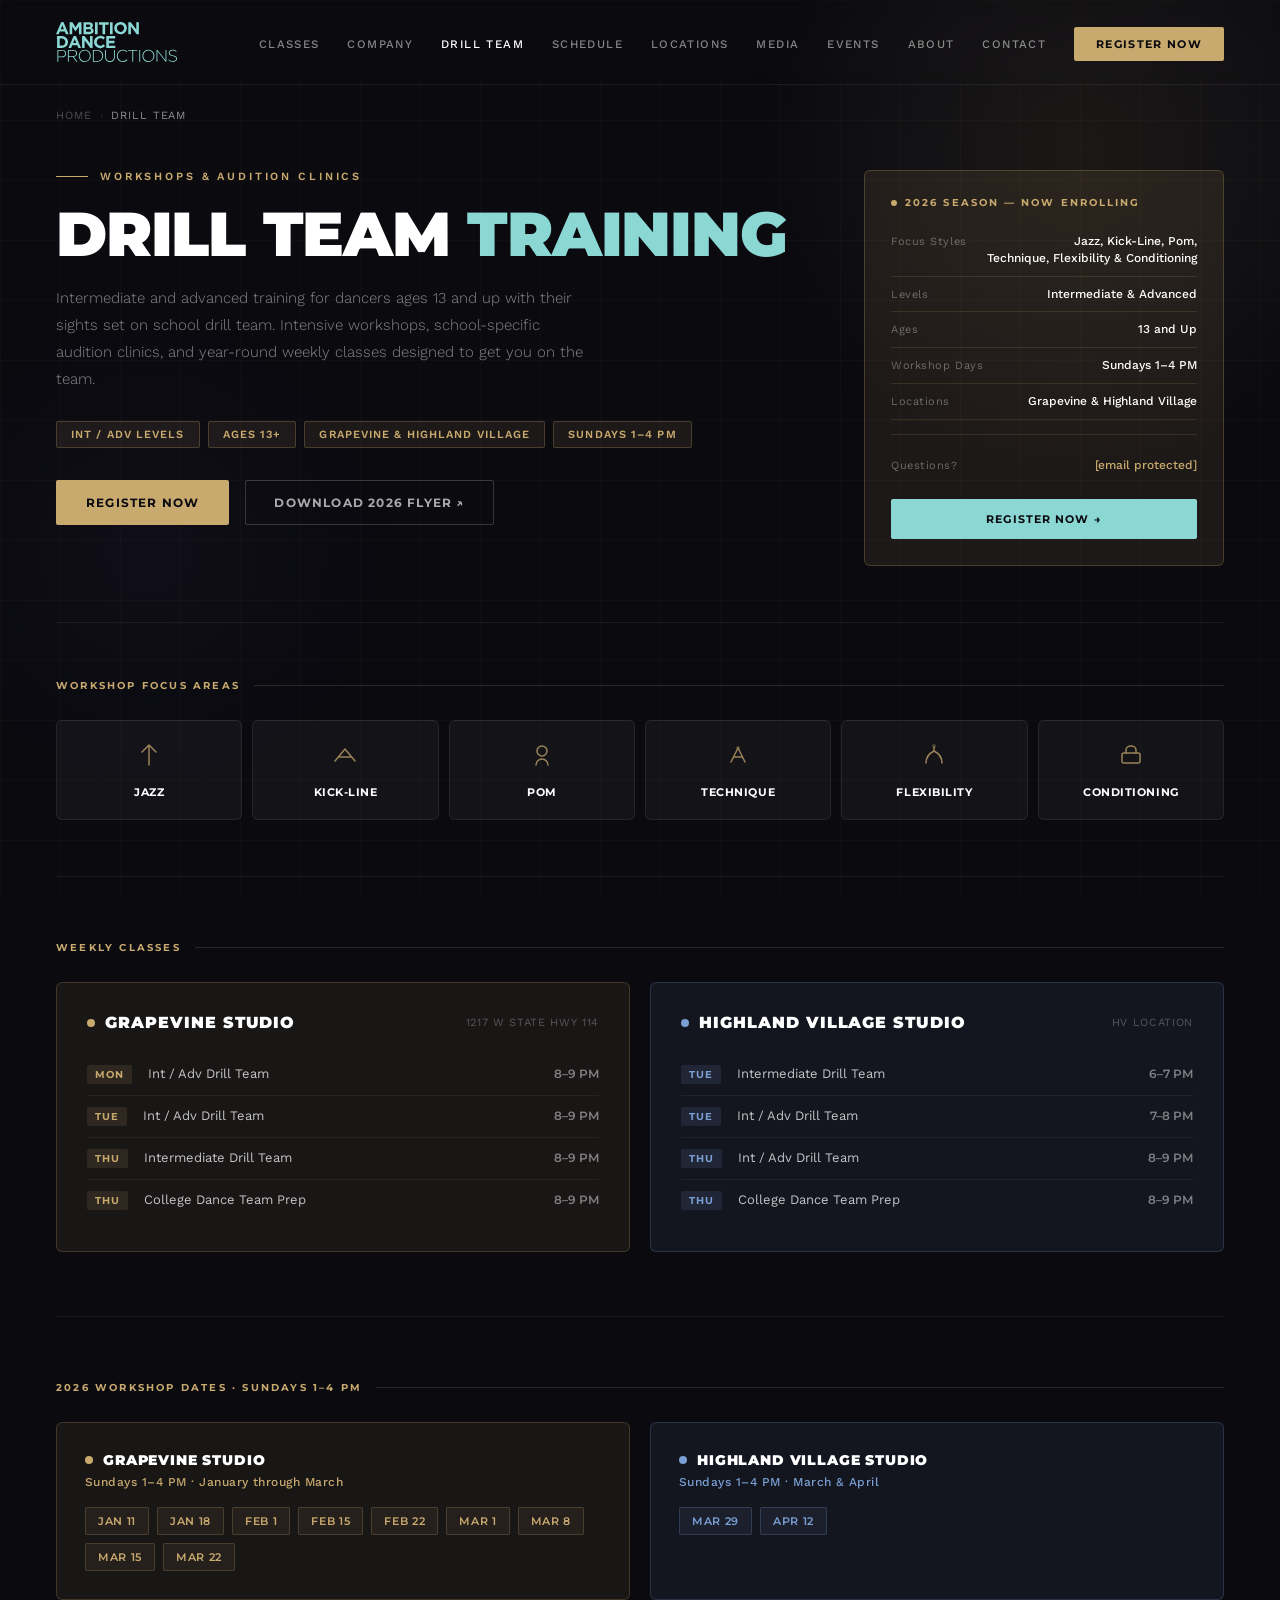
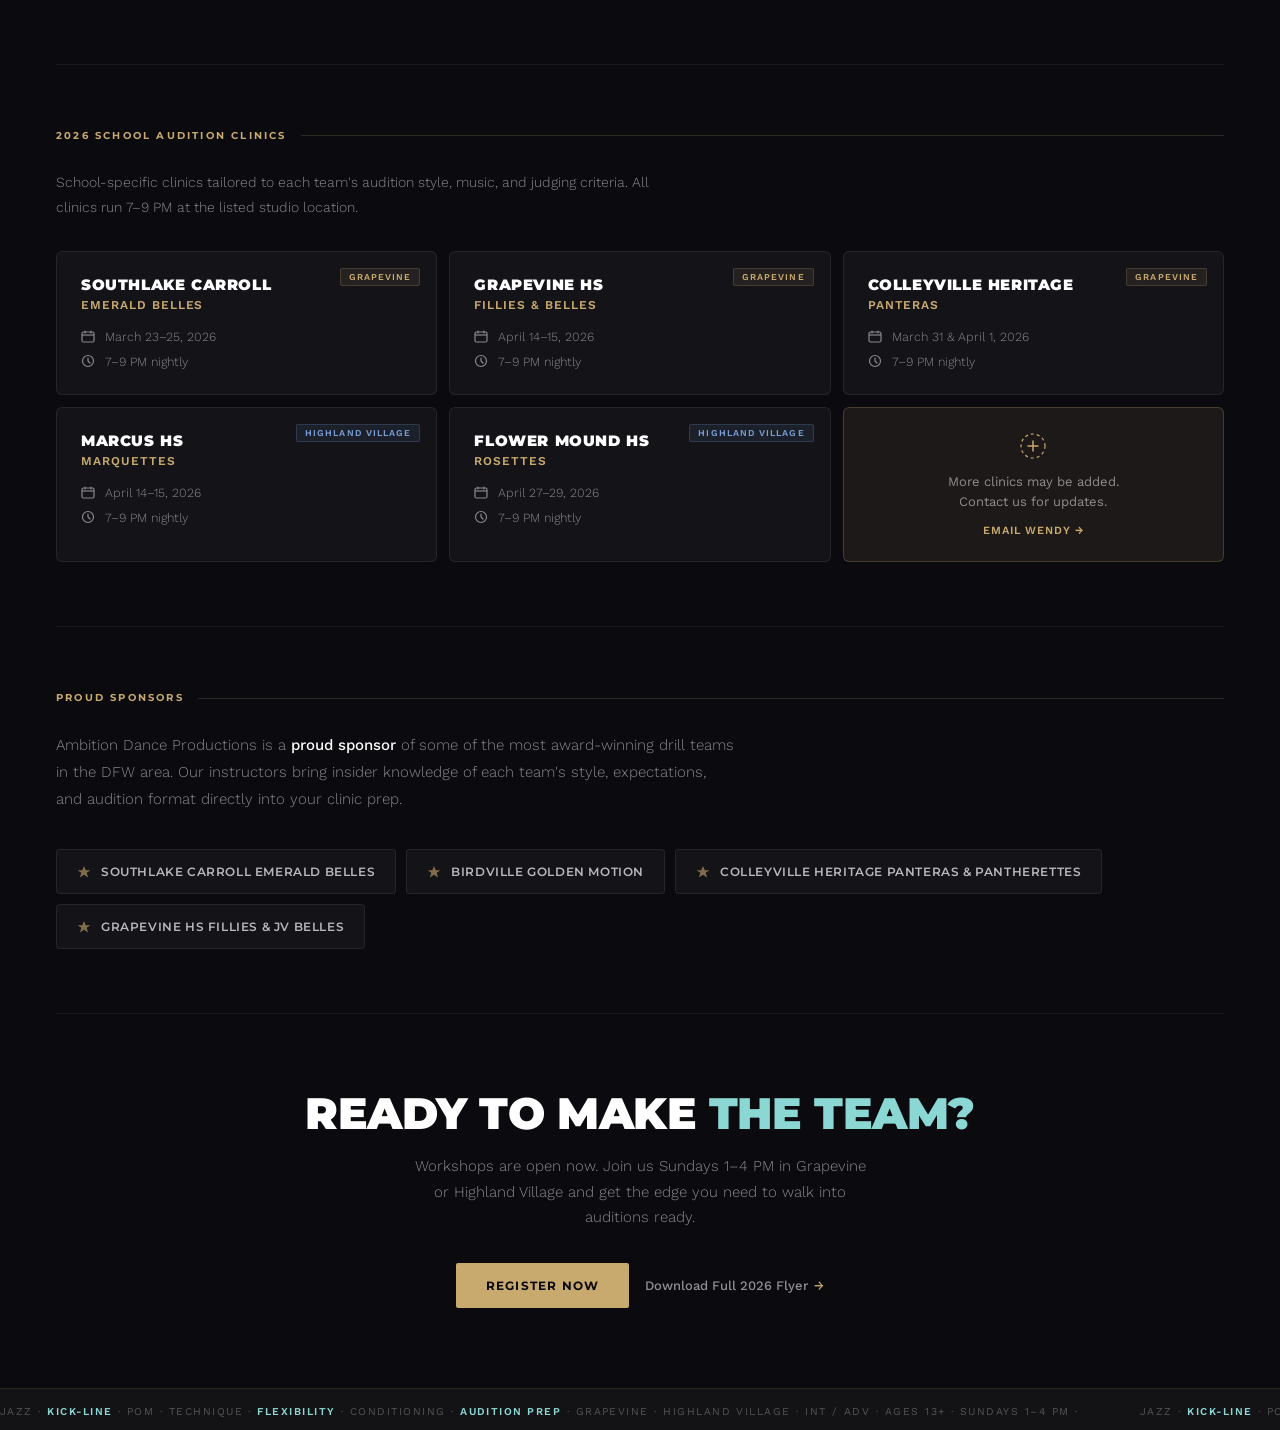
<file: ADP/ambition-dance-drillteam.html>
<!DOCTYPE html>
<html lang="en">
<head>
  <link rel="stylesheet" href="global.css" />
  <meta charset="UTF-8" />
  <meta name="viewport" content="width=device-width, initial-scale=1.0" />
  <title>Drill Team — Ambition Dance Productions</title>
  <style>
    :root {
    /* ── Location accent colours ── */
    --gv:    #c8a96e;
    --gv-bg: rgba(200, 169, 110, 0.08);
    --gv-bd: rgba(200, 169, 110, 0.22);
    --hv:    #7a9fd4;
    --hv-bg: rgba(122, 159, 212, 0.08);
    --hv-bd: rgba(122, 159, 212, 0.22);
    }

    /* ── BACKGROUNDS ── */
    
    
    

    /* ── CONTAINER ── */
    

    /* ── BREADCRUMB ── */
    
    
    
    
    

    /* ── SHARED TYPOGRAPHY ── */
    
    
    
    
    

    /* ── PAGE HERO ── */
    
    .page-hero-grid {
      display: grid; grid-template-columns: 1fr 360px;
      gap: 64px; align-items: start;
    }
    
    
    
    .hero-tags {
      display: flex; flex-wrap: wrap; gap: 8px; margin-bottom: 32px;
    }
    .hero-tag {
      font-size: 11px; font-weight: 600; letter-spacing: 0.1em;
      text-transform: uppercase; padding: 6px 14px; border-radius: 2px;
      background: var(--gold-light); border: 0.5px solid var(--gold-border);
      color: var(--gold);
    }
    .hero-cta-row {
      display: flex; align-items: center; gap: 16px; flex-wrap: wrap;
    }
    
    
    
    

    /* ── QUICK-INFO CARD (right column) ── */
    .quick-info {
      background: var(--gold-light);
      border: 0.5px solid var(--gold-border);
      border-radius: 6px; padding: 26px;
    }
    .qi-label {
      font-family: var(--font-display); font-weight: 700;
      font-size: 9.5px; letter-spacing: 0.22em; text-transform: uppercase;
      color: var(--gold); margin-bottom: 16px;
      display: flex; align-items: center; gap: 8px;
    }
    .qi-pulse {
      width: 6px; height: 6px; border-radius: 50%; background: var(--gold);
      animation: pulse 2s ease-in-out infinite;
    }
    @keyframes pulse {
      0%,100% { opacity: 1; transform: scale(1); }
      50%      { opacity: 0.45; transform: scale(0.75); }
    }
    .qi-row {
      display: flex; justify-content: space-between; align-items: baseline;
      padding: 9px 0; border-bottom: 0.5px solid rgba(200,169,110,0.15);
      gap: 12px;
    }
    .qi-row:last-of-type { border-bottom: none; }
    .qi-key {
      font-size: 11px; color: rgba(255,255,255,0.35);
      letter-spacing: 0.05em; flex-shrink: 0;
    }
    .qi-val {
      font-size: 12px; font-weight: 500; color: #fff;
      text-align: right; line-height: 1.4;
    }
    .qi-divider {
      height: 0.5px; background: rgba(200,169,110,0.15);
      margin: 14px 0;
    }
    .qi-cta-link {
      display: block; margin-top: 16px;
      background: var(--teal); color: var(--bg);
      font-family: var(--font-display); font-weight: 700;
      font-size: 11px; letter-spacing: 0.1em; text-transform: uppercase;
      padding: 13px 20px; border-radius: 2px; text-decoration: none;
      text-align: center; transition: background 0.2s;
    }
    .qi-cta-link:hover { background: var(--gold-dark); }

    /* ── FOCUS STYLES STRIP ── */
    .focus-strip {
      position: relative; z-index: 5;
      padding: 56px 0;
      border-bottom: 0.5px solid rgba(255,255,255,0.06);
    }
    .focus-grid {
      display: grid; grid-template-columns: repeat(6, 1fr);
      gap: 10px;
    }
    .focus-card {
      background: var(--bg-card); border: 0.5px solid var(--border);
      border-radius: 6px; padding: 20px 16px; text-align: center;
      transition: border-color 0.18s, background 0.18s, transform 0.18s;
    }
    .focus-card:hover {
      border-color: var(--gold-border);
      background: rgba(200,169,110,0.04);
      transform: translateY(-2px);
    }
    .focus-icon { width: 28px; height: 28px; margin: 0 auto 12px; opacity: 0.75; }
    .focus-name {
      font-family: var(--font-display); font-weight: 700;
      font-size: 11px; text-transform: uppercase; letter-spacing: 0.05em;
      color: #fff;
    }

    /* ── WEEKLY SCHEDULE ── */
    .schedule-section {
      position: relative; z-index: 5;
      padding: 64px 0;
      border-bottom: 0.5px solid rgba(255,255,255,0.06);
    }
    .schedule-grid {
      display: grid; grid-template-columns: 1fr 1fr; gap: 20px;
    }
    .location-block {
      border-radius: 6px; padding: 30px; border: 0.5px solid;
    }
    .location-block.gv {
      background: var(--gv-bg); border-color: var(--gv-bd);
    }
    .location-block.hv {
      background: var(--hv-bg); border-color: var(--hv-bd);
    }
    .loc-header {
      display: flex; align-items: center; gap: 10px; margin-bottom: 22px;
    }
    .loc-dot {
      width: 8px; height: 8px; border-radius: 50%; flex-shrink: 0;
    }
    .loc-dot.gv { background: var(--gv); }
    .loc-dot.hv { background: var(--hv); }
    .loc-name {
      font-family: var(--font-display); font-weight: 900;
      font-size: 16px; text-transform: uppercase; letter-spacing: 0.06em;
      color: #fff;
    }
    .loc-sub {
      font-size: 11px; color: var(--text-faint);
      letter-spacing: 0.06em; text-transform: uppercase;
      margin-left: auto;
    }
    .class-row {
      display: grid; grid-template-columns: auto 1fr auto;
      align-items: baseline; gap: 10px 16px;
      padding: 11px 0; border-bottom: 0.5px solid rgba(255,255,255,0.06);
    }
    .class-row:last-child { border-bottom: none; }
    .class-day {
      font-family: var(--font-display); font-weight: 700;
      font-size: 10px; text-transform: uppercase; letter-spacing: 0.1em;
      padding: 3px 8px; border-radius: 2px; white-space: nowrap;
    }
    .class-day.gv-day { background: rgba(200,169,110,0.12); color: var(--gv); }
    .class-day.hv-day { background: rgba(122,159,212,0.12); color: var(--hv); }
    .class-name {
      font-size: 13px; font-weight: 400; color: rgba(255,255,255,0.75);
      line-height: 1.4;
    }
    .class-time {
      font-family: var(--font-display); font-weight: 600;
      font-size: 11.5px; color: rgba(255,255,255,0.45);
      white-space: nowrap;
    }

    /* ── WORKSHOP CALENDAR ── */
    .workshops-section {
      position: relative; z-index: 5;
      padding: 64px 0;
      border-bottom: 0.5px solid rgba(255,255,255,0.06);
    }
    .workshops-grid {
      display: grid; grid-template-columns: 1fr 1fr; gap: 20px;
    }
    .workshop-block {
      border-radius: 6px; padding: 28px; border: 0.5px solid;
    }
    .workshop-block.gv { background: var(--gv-bg); border-color: var(--gv-bd); }
    .workshop-block.hv { background: var(--hv-bg); border-color: var(--hv-bd); }
    .wb-header {
      display: flex; align-items: center; gap: 10px; margin-bottom: 6px;
    }
    .wb-location {
      font-family: var(--font-display); font-weight: 900;
      font-size: 14px; text-transform: uppercase; letter-spacing: 0.06em; color: #fff;
    }
    .wb-time {
      font-size: 12px; font-weight: 500; margin-bottom: 18px;
      letter-spacing: 0.04em;
    }
    .wb-time.gv-t { color: var(--gv); }
    .wb-time.hv-t { color: var(--hv); }
    .dates-wrap { display: flex; flex-wrap: wrap; gap: 8px; }
    .date-chip {
      font-family: var(--font-display); font-weight: 600;
      font-size: 11px; text-transform: uppercase; letter-spacing: 0.06em;
      padding: 6px 12px; border-radius: 2px; border: 0.5px solid;
      white-space: nowrap;
    }
    .date-chip.gv-c {
      background: rgba(200,169,110,0.08); border-color: rgba(200,169,110,0.22); color: var(--gv);
    }
    .date-chip.hv-c {
      background: rgba(122,159,212,0.08); border-color: rgba(122,159,212,0.22); color: var(--hv);
    }

    /* ── AUDITION CLINICS ── */
    .clinics-section {
      position: relative; z-index: 5;
      padding: 64px 0;
      border-bottom: 0.5px solid rgba(255,255,255,0.06);
    }
    .clinics-grid {
      display: grid; grid-template-columns: repeat(3, 1fr); gap: 12px;
    }
    .clinic-card {
      background: var(--bg-card); border: 0.5px solid var(--border);
      border-radius: 6px; padding: 24px;
      transition: border-color 0.18s, background 0.18s, transform 0.18s;
      position: relative;
    }
    .clinic-card:hover {
      border-color: var(--gold-border);
      background: rgba(200,169,110,0.04);
      transform: translateY(-2px);
    }
    .clinic-school {
      font-family: var(--font-display); font-weight: 900;
      font-size: 15px; text-transform: uppercase; letter-spacing: 0.04em;
      color: #fff; margin-bottom: 4px; line-height: 1.2;
    }
    .clinic-team {
      font-size: 12px; font-weight: 600; letter-spacing: 0.08em;
      text-transform: uppercase; color: var(--gold); margin-bottom: 16px;
    }
    .clinic-detail-row {
      display: flex; align-items: center; gap: 10px;
      margin-bottom: 7px;
    }
    .clinic-detail-row:last-child { margin-bottom: 0; }
    .clinic-icon { width: 14px; height: 14px; flex-shrink: 0; opacity: 0.5; }
    .clinic-detail-row span {
      font-size: 12.5px; font-weight: 300;
      color: rgba(255,255,255,0.5); line-height: 1.4;
    }
    .clinic-location-tag {
      position: absolute; top: 16px; right: 16px;
      font-size: 9px; font-weight: 600; letter-spacing: 0.12em;
      text-transform: uppercase; padding: 3px 8px; border-radius: 2px;
    }
    .clinic-location-tag.gv-tag {
      background: rgba(200,169,110,0.1); color: var(--gv);
      border: 0.5px solid rgba(200,169,110,0.2);
    }
    .clinic-location-tag.hv-tag {
      background: rgba(122,159,212,0.1); color: var(--hv);
      border: 0.5px solid rgba(122,159,212,0.2);
    }

    /* ── SPONSORS ── */
    .sponsors-section {
      position: relative; z-index: 5;
      padding: 64px 0;
      border-bottom: 0.5px solid rgba(255,255,255,0.06);
    }
    .sponsors-intro {
      font-size: 15px; font-weight: 300; color: var(--text-muted);
      line-height: 1.8; max-width: 680px; margin-bottom: 36px;
    }
    .sponsors-intro strong { color: #fff; font-weight: 500; }
    .sponsor-chips {
      display: flex; flex-wrap: wrap; gap: 10px;
    }
    .sponsor-chip {
      display: flex; align-items: center; gap: 10px;
      background: var(--bg-card); border: 0.5px solid var(--border);
      border-radius: 4px; padding: 14px 20px;
      transition: border-color 0.18s, background 0.18s;
    }
    .sponsor-chip:hover {
      border-color: var(--gold-border);
      background: rgba(200,169,110,0.04);
    }
    .sponsor-star {
      width: 14px; height: 14px; flex-shrink: 0;
    }
    .sponsor-chip span {
      font-family: var(--font-display); font-weight: 600;
      font-size: 12px; text-transform: uppercase; letter-spacing: 0.05em;
      color: rgba(255,255,255,0.7);
    }

    /* ── BOTTOM CTA ── */
    
    
    
    
    
    .btn-secondary-link {
      display: inline-flex; align-items: center; gap: 6px;
      color: rgba(255,255,255,0.55); font-weight: 500;
      font-size: 13px; text-decoration: none; transition: color 0.2s;
    }
    .btn-secondary-link::after { content: '→'; color: var(--gold); }
    .btn-secondary-link:hover { color: #fff; }

    /* ── TICKER ── */
    
    
    
    
    
      to   { transform: translateX(-33.333%); }
    }

    /* ── RESPONSIVE ── */
    @media (max-width: 1100px) {
      .focus-grid { grid-template-columns: repeat(3, 1fr); }
      .clinics-grid { grid-template-columns: 1fr 1fr; }
    }
    @media (max-width: 900px) {
      .page-hero-grid { grid-template-columns: 1fr; gap: 36px; }
      .schedule-grid { grid-template-columns: 1fr; }
      .workshops-grid { grid-template-columns: 1fr; }
    }
    @media (max-width: 768px) {
      

      .focus-grid { grid-template-columns: repeat(2, 1fr); }
      .clinics-grid { grid-template-columns: 1fr; }
    }
  </style>
</head>
<body>

  <div class="bg-grid" aria-hidden="true"></div>
  <div class="bg-glow-1" aria-hidden="true"></div>
  <div class="bg-glow-2" aria-hidden="true"></div>

<div class="container">

    <!-- ══ BREADCRUMB ══ -->
    <div class="breadcrumb">
      <a href="ambition-dance-hero.html">Home</a>
      <span class="sep">›</span>
      <span class="current">Drill Team</span>
    </div>

    <!-- ══ PAGE HERO ══ -->
    <div class="page-hero">
      <div class="page-hero-grid">

        <!-- Left: copy -->
        <div>
          <div class="eyebrow">
            <div class="eyebrow-line"></div>
            <span class="eyebrow-text">Workshops &amp; Audition Clinics</span>
          </div>
          <h1>Drill Team <em>Training</em></h1>
          <p class="hero-desc">Intermediate and advanced training for dancers ages 13 and up with their sights set on school drill team. Intensive workshops, school-specific audition clinics, and year-round weekly classes designed to get you on the team.</p>
          <div class="hero-tags">
            <span class="hero-tag">Int / Adv Levels</span>
            <span class="hero-tag">Ages 13+</span>
            <span class="hero-tag">Grapevine &amp; Highland Village</span>
            <span class="hero-tag">Sundays 1–4 PM</span>
          </div>
          <div class="hero-cta-row">
            <a class="btn-primary" href="https://app.thestudiodirector.com/ambitiondancepro/portal.sd">Register Now</a>
            <a class="btn-outline" href="https://ambitiondancepro.com/wp-content/uploads/2026/01/26-FLYER-ALL-WORKSHOPS-AND-CLINICS-POST.pdf" target="_blank" rel="noopener">Download 2026 Flyer ↗</a>
          </div>
        </div>

        <!-- Right: quick info -->
        <div class="quick-info">
          <div class="qi-label">
            <div class="qi-pulse"></div>
            2026 Season — Now Enrolling
          </div>
          <div class="qi-row">
            <span class="qi-key">Focus Styles</span>
            <span class="qi-val">Jazz, Kick-Line, Pom,<br>Technique, Flexibility &amp; Conditioning</span>
          </div>
          <div class="qi-row">
            <span class="qi-key">Levels</span>
            <span class="qi-val">Intermediate &amp; Advanced</span>
          </div>
          <div class="qi-row">
            <span class="qi-key">Ages</span>
            <span class="qi-val">13 and Up</span>
          </div>
          <div class="qi-row">
            <span class="qi-key">Workshop Days</span>
            <span class="qi-val">Sundays 1–4 PM</span>
          </div>
          <div class="qi-row">
            <span class="qi-key">Locations</span>
            <span class="qi-val">Grapevine &amp; Highland Village</span>
          </div>
          <div class="qi-divider"></div>
          <div class="qi-row">
            <span class="qi-key">Questions?</span>
            <span class="qi-val" style="color:var(--gold);">
              <a href="/cdn-cgi/l/email-protection#5d2a383339241d3c303f3429343233393c333e382d2f32733e3230" style="color:var(--gold);text-decoration:none;"><span class="__cf_email__" data-cfemail="fb8c9e959f82bb9a9699928f9294959f9a95989e8b8994d5989496">[email&#160;protected]</span></a>
            </span>
          </div>
          <a class="qi-cta-link" href="https://app.thestudiodirector.com/ambitiondancepro/portal.sd">Register Now →</a>
        </div>

      </div>
    </div>

    <!-- ══ WHAT WE FOCUS ON ══ -->
    <div class="focus-strip">
      <div class="section-label">Workshop Focus Areas</div>
      <div class="focus-grid">

        <div class="focus-card">
          <svg class="focus-icon" viewBox="0 0 28 28" fill="none" aria-hidden="true">
            <path d="M14 4L14 24M7 11L14 4L21 11" stroke="#c8a96e" stroke-width="1.5" stroke-linecap="round" stroke-linejoin="round"/>
          </svg>
          <div class="focus-name">Jazz</div>
        </div>

        <div class="focus-card">
          <svg class="focus-icon" viewBox="0 0 28 28" fill="none" aria-hidden="true">
            <path d="M4 20L14 8L24 20" stroke="#c8a96e" stroke-width="1.5" stroke-linecap="round" stroke-linejoin="round"/>
            <path d="M8 16H20" stroke="#c8a96e" stroke-width="1.5" stroke-linecap="round"/>
          </svg>
          <div class="focus-name">Kick-Line</div>
        </div>

        <div class="focus-card">
          <svg class="focus-icon" viewBox="0 0 28 28" fill="none" aria-hidden="true">
            <circle cx="14" cy="10" r="5" stroke="#c8a96e" stroke-width="1.5"/>
            <path d="M8 24C8 20.7 10.7 18 14 18C17.3 18 20 20.7 20 24" stroke="#c8a96e" stroke-width="1.5" stroke-linecap="round"/>
          </svg>
          <div class="focus-name">Pom</div>
        </div>

        <div class="focus-card">
          <svg class="focus-icon" viewBox="0 0 28 28" fill="none" aria-hidden="true">
            <path d="M7 21L14 7L21 21" stroke="#c8a96e" stroke-width="1.5" stroke-linecap="round" stroke-linejoin="round"/>
            <path d="M10 16H18" stroke="#c8a96e" stroke-width="1.5" stroke-linecap="round"/>
            <circle cx="14" cy="7" r="2" fill="rgba(200,169,110,0.4)"/>
          </svg>
          <div class="focus-name">Technique</div>
        </div>

        <div class="focus-card">
          <svg class="focus-icon" viewBox="0 0 28 28" fill="none" aria-hidden="true">
            <path d="M6 22C6 16 10 12 14 10C18 12 22 16 22 22" stroke="#c8a96e" stroke-width="1.5" stroke-linecap="round"/>
            <path d="M14 10V6" stroke="#c8a96e" stroke-width="1.5" stroke-linecap="round"/>
            <circle cx="14" cy="5" r="2" fill="rgba(200,169,110,0.4)"/>
          </svg>
          <div class="focus-name">Flexibility</div>
        </div>

        <div class="focus-card">
          <svg class="focus-icon" viewBox="0 0 28 28" fill="none" aria-hidden="true">
            <rect x="5" y="12" width="18" height="10" rx="2" stroke="#c8a96e" stroke-width="1.5"/>
            <path d="M9 12V9C9 6.8 11.2 5 14 5C16.8 5 19 6.8 19 9V12" stroke="#c8a96e" stroke-width="1.5" stroke-linecap="round"/>
          </svg>
          <div class="focus-name">Conditioning</div>
        </div>

      </div>
    </div>

    <!-- ══ WEEKLY CLASSES ══ -->
    <div class="schedule-section">
      <div class="section-label">Weekly Classes</div>
      <div class="schedule-grid">

        <!-- Grapevine -->
        <div class="location-block gv">
          <div class="loc-header">
            <div class="loc-dot gv"></div>
            <span class="loc-name">Grapevine Studio</span>
            <span class="loc-sub">1217 W State Hwy 114</span>
          </div>

          <div class="class-row">
            <span class="class-day gv-day">Mon</span>
            <span class="class-name">Int / Adv Drill Team</span>
            <span class="class-time">8–9 PM</span>
          </div>
          <div class="class-row">
            <span class="class-day gv-day">Tue</span>
            <span class="class-name">Int / Adv Drill Team</span>
            <span class="class-time">8–9 PM</span>
          </div>
          <div class="class-row">
            <span class="class-day gv-day">Thu</span>
            <span class="class-name">Intermediate Drill Team</span>
            <span class="class-time">8–9 PM</span>
          </div>
          <div class="class-row">
            <span class="class-day gv-day">Thu</span>
            <span class="class-name">College Dance Team Prep</span>
            <span class="class-time">8–9 PM</span>
          </div>
        </div>

        <!-- Highland Village -->
        <div class="location-block hv">
          <div class="loc-header">
            <div class="loc-dot hv"></div>
            <span class="loc-name">Highland Village Studio</span>
            <span class="loc-sub">HV Location</span>
          </div>

          <div class="class-row">
            <span class="class-day hv-day">Tue</span>
            <span class="class-name">Intermediate Drill Team</span>
            <span class="class-time">6–7 PM</span>
          </div>
          <div class="class-row">
            <span class="class-day hv-day">Tue</span>
            <span class="class-name">Int / Adv Drill Team</span>
            <span class="class-time">7–8 PM</span>
          </div>
          <div class="class-row">
            <span class="class-day hv-day">Thu</span>
            <span class="class-name">Int / Adv Drill Team</span>
            <span class="class-time">8–9 PM</span>
          </div>
          <div class="class-row">
            <span class="class-day hv-day">Thu</span>
            <span class="class-name">College Dance Team Prep</span>
            <span class="class-time">8–9 PM</span>
          </div>
        </div>

      </div>
    </div>

    <!-- ══ WORKSHOP CALENDAR ══ -->
    <div class="workshops-section">
      <div class="section-label">2026 Workshop Dates · Sundays 1–4 PM</div>
      <div class="workshops-grid">

        <!-- Grapevine -->
        <div class="workshop-block gv">
          <div class="wb-header">
            <div class="loc-dot gv"></div>
            <span class="wb-location">Grapevine Studio</span>
          </div>
          <div class="wb-time gv-t">Sundays 1–4 PM · January through March</div>
          <div class="dates-wrap">
            <span class="date-chip gv-c">Jan 11</span>
            <span class="date-chip gv-c">Jan 18</span>
            <span class="date-chip gv-c">Feb 1</span>
            <span class="date-chip gv-c">Feb 15</span>
            <span class="date-chip gv-c">Feb 22</span>
            <span class="date-chip gv-c">Mar 1</span>
            <span class="date-chip gv-c">Mar 8</span>
            <span class="date-chip gv-c">Mar 15</span>
            <span class="date-chip gv-c">Mar 22</span>
          </div>
        </div>

        <!-- Highland Village -->
        <div class="workshop-block hv">
          <div class="wb-header">
            <div class="loc-dot hv"></div>
            <span class="wb-location">Highland Village Studio</span>
          </div>
          <div class="wb-time hv-t">Sundays 1–4 PM · March &amp; April</div>
          <div class="dates-wrap">
            <span class="date-chip hv-c">Mar 29</span>
            <span class="date-chip hv-c">Apr 12</span>
          </div>
        </div>

      </div>
    </div>

    <!-- ══ AUDITION CLINICS ══ -->
    <div class="clinics-section">
      <div class="section-label">2026 School Audition Clinics</div>
      <p style="font-size:14px;font-weight:300;color:var(--text-muted);line-height:1.75;max-width:620px;margin-bottom:32px;">School-specific clinics tailored to each team's audition style, music, and judging criteria. All clinics run 7–9 PM at the listed studio location.</p>

      <div class="clinics-grid">

        <div class="clinic-card">
          <span class="clinic-location-tag gv-tag">Grapevine</span>
          <div class="clinic-school">Southlake Carroll</div>
          <div class="clinic-team">Emerald Belles</div>
          <div class="clinic-detail-row">
            <svg class="clinic-icon" viewBox="0 0 14 14" fill="none" aria-hidden="true">
              <rect x="1" y="2" width="12" height="10" rx="1.5" stroke="currentColor" stroke-width="1.2"/>
              <path d="M1 5H13" stroke="currentColor" stroke-width="1.2"/>
              <path d="M4 1V3M10 1V3" stroke="currentColor" stroke-width="1.2" stroke-linecap="round"/>
            </svg>
            <span>March 23–25, 2026</span>
          </div>
          <div class="clinic-detail-row">
            <svg class="clinic-icon" viewBox="0 0 14 14" fill="none" aria-hidden="true">
              <circle cx="7" cy="7" r="5.5" stroke="currentColor" stroke-width="1.2"/>
              <path d="M7 4V7L9 9" stroke="currentColor" stroke-width="1.2" stroke-linecap="round"/>
            </svg>
            <span>7–9 PM nightly</span>
          </div>
        </div>

        <div class="clinic-card">
          <span class="clinic-location-tag gv-tag">Grapevine</span>
          <div class="clinic-school">Grapevine HS</div>
          <div class="clinic-team">Fillies &amp; Belles</div>
          <div class="clinic-detail-row">
            <svg class="clinic-icon" viewBox="0 0 14 14" fill="none" aria-hidden="true">
              <rect x="1" y="2" width="12" height="10" rx="1.5" stroke="currentColor" stroke-width="1.2"/>
              <path d="M1 5H13" stroke="currentColor" stroke-width="1.2"/>
              <path d="M4 1V3M10 1V3" stroke="currentColor" stroke-width="1.2" stroke-linecap="round"/>
            </svg>
            <span>April 14–15, 2026</span>
          </div>
          <div class="clinic-detail-row">
            <svg class="clinic-icon" viewBox="0 0 14 14" fill="none" aria-hidden="true">
              <circle cx="7" cy="7" r="5.5" stroke="currentColor" stroke-width="1.2"/>
              <path d="M7 4V7L9 9" stroke="currentColor" stroke-width="1.2" stroke-linecap="round"/>
            </svg>
            <span>7–9 PM nightly</span>
          </div>
        </div>

        <div class="clinic-card">
          <span class="clinic-location-tag gv-tag">Grapevine</span>
          <div class="clinic-school">Colleyville Heritage</div>
          <div class="clinic-team">Panteras</div>
          <div class="clinic-detail-row">
            <svg class="clinic-icon" viewBox="0 0 14 14" fill="none" aria-hidden="true">
              <rect x="1" y="2" width="12" height="10" rx="1.5" stroke="currentColor" stroke-width="1.2"/>
              <path d="M1 5H13" stroke="currentColor" stroke-width="1.2"/>
              <path d="M4 1V3M10 1V3" stroke="currentColor" stroke-width="1.2" stroke-linecap="round"/>
            </svg>
            <span>March 31 &amp; April 1, 2026</span>
          </div>
          <div class="clinic-detail-row">
            <svg class="clinic-icon" viewBox="0 0 14 14" fill="none" aria-hidden="true">
              <circle cx="7" cy="7" r="5.5" stroke="currentColor" stroke-width="1.2"/>
              <path d="M7 4V7L9 9" stroke="currentColor" stroke-width="1.2" stroke-linecap="round"/>
            </svg>
            <span>7–9 PM nightly</span>
          </div>
        </div>

        <div class="clinic-card">
          <span class="clinic-location-tag hv-tag">Highland Village</span>
          <div class="clinic-school">Marcus HS</div>
          <div class="clinic-team">Marquettes</div>
          <div class="clinic-detail-row">
            <svg class="clinic-icon" viewBox="0 0 14 14" fill="none" aria-hidden="true">
              <rect x="1" y="2" width="12" height="10" rx="1.5" stroke="currentColor" stroke-width="1.2"/>
              <path d="M1 5H13" stroke="currentColor" stroke-width="1.2"/>
              <path d="M4 1V3M10 1V3" stroke="currentColor" stroke-width="1.2" stroke-linecap="round"/>
            </svg>
            <span>April 14–15, 2026</span>
          </div>
          <div class="clinic-detail-row">
            <svg class="clinic-icon" viewBox="0 0 14 14" fill="none" aria-hidden="true">
              <circle cx="7" cy="7" r="5.5" stroke="currentColor" stroke-width="1.2"/>
              <path d="M7 4V7L9 9" stroke="currentColor" stroke-width="1.2" stroke-linecap="round"/>
            </svg>
            <span>7–9 PM nightly</span>
          </div>
        </div>

        <div class="clinic-card">
          <span class="clinic-location-tag hv-tag">Highland Village</span>
          <div class="clinic-school">Flower Mound HS</div>
          <div class="clinic-team">Rosettes</div>
          <div class="clinic-detail-row">
            <svg class="clinic-icon" viewBox="0 0 14 14" fill="none" aria-hidden="true">
              <rect x="1" y="2" width="12" height="10" rx="1.5" stroke="currentColor" stroke-width="1.2"/>
              <path d="M1 5H13" stroke="currentColor" stroke-width="1.2"/>
              <path d="M4 1V3M10 1V3" stroke="currentColor" stroke-width="1.2" stroke-linecap="round"/>
            </svg>
            <span>April 27–29, 2026</span>
          </div>
          <div class="clinic-detail-row">
            <svg class="clinic-icon" viewBox="0 0 14 14" fill="none" aria-hidden="true">
              <circle cx="7" cy="7" r="5.5" stroke="currentColor" stroke-width="1.2"/>
              <path d="M7 4V7L9 9" stroke="currentColor" stroke-width="1.2" stroke-linecap="round"/>
            </svg>
            <span>7–9 PM nightly</span>
          </div>
        </div>

        <!-- Empty card — register prompt -->
        <div class="clinic-card" style="display:flex;flex-direction:column;justify-content:center;align-items:center;text-align:center;gap:12px;border-color:var(--gold-border);background:var(--gold-light);">
          <svg width="28" height="28" viewBox="0 0 28 28" fill="none" aria-hidden="true">
            <circle cx="14" cy="14" r="12" stroke="#c8a96e" stroke-width="1.2" stroke-dasharray="3 3"/>
            <path d="M14 9V19M9 14H19" stroke="#c8a96e" stroke-width="1.5" stroke-linecap="round"/>
          </svg>
          <p style="font-size:13px;font-weight:400;color:rgba(255,255,255,0.5);line-height:1.55;">More clinics may be added.<br>Contact us for updates.</p>
          <a href="/cdn-cgi/l/email-protection#4136242f253801202c232835282e2f25202f222431332e6f222e2c" style="font-size:11px;font-weight:600;letter-spacing:.08em;text-transform:uppercase;color:var(--gold);text-decoration:none;">Email Wendy →</a>
        </div>

      </div>
    </div>

    <!-- ══ SPONSORS ══ -->
    <div class="sponsors-section">
      <div class="section-label">Proud Sponsors</div>
      <p class="sponsors-intro">
        Ambition Dance Productions is a <strong>proud sponsor</strong> of some of the most award-winning drill teams in the DFW area. Our instructors bring insider knowledge of each team's style, expectations, and audition format directly into your clinic prep.
      </p>
      <div class="sponsor-chips">

        <div class="sponsor-chip">
          <svg class="sponsor-star" viewBox="0 0 14 14" fill="none" aria-hidden="true">
            <path d="M7 1L8.8 5.2H13.5L9.7 7.8L11.1 12.5L7 9.7L2.9 12.5L4.3 7.8L0.5 5.2H5.2L7 1Z" fill="rgba(200,169,110,0.6)"/>
          </svg>
          <span>Southlake Carroll Emerald Belles</span>
        </div>

        <div class="sponsor-chip">
          <svg class="sponsor-star" viewBox="0 0 14 14" fill="none" aria-hidden="true">
            <path d="M7 1L8.8 5.2H13.5L9.7 7.8L11.1 12.5L7 9.7L2.9 12.5L4.3 7.8L0.5 5.2H5.2L7 1Z" fill="rgba(200,169,110,0.6)"/>
          </svg>
          <span>Birdville Golden Motion</span>
        </div>

        <div class="sponsor-chip">
          <svg class="sponsor-star" viewBox="0 0 14 14" fill="none" aria-hidden="true">
            <path d="M7 1L8.8 5.2H13.5L9.7 7.8L11.1 12.5L7 9.7L2.9 12.5L4.3 7.8L0.5 5.2H5.2L7 1Z" fill="rgba(200,169,110,0.6)"/>
          </svg>
          <span>Colleyville Heritage Panteras &amp; Pantherettes</span>
        </div>

        <div class="sponsor-chip">
          <svg class="sponsor-star" viewBox="0 0 14 14" fill="none" aria-hidden="true">
            <path d="M7 1L8.8 5.2H13.5L9.7 7.8L11.1 12.5L7 9.7L2.9 12.5L4.3 7.8L0.5 5.2H5.2L7 1Z" fill="rgba(200,169,110,0.6)"/>
          </svg>
          <span>Grapevine HS Fillies &amp; JV Belles</span>
        </div>

      </div>
    </div>

    <!-- ══ BOTTOM CTA ══ -->
    <div class="bottom-cta">
      <h2>Ready to Make <em>the Team?</em></h2>
      <p>Workshops are open now. Join us Sundays 1–4 PM in Grapevine or Highland Village and get the edge you need to walk into auditions ready.</p>
      <div class="cta-buttons">
        <a class="btn-primary" href="https://app.thestudiodirector.com/ambitiondancepro/portal.sd">Register Now</a>
        <a class="btn-secondary-link" href="https://ambitiondancepro.com/wp-content/uploads/2026/01/26-FLYER-ALL-WORKSHOPS-AND-CLINICS-POST.pdf" target="_blank" rel="noopener">Download Full 2026 Flyer</a>
      </div>
    </div>

  </div><!-- /.container -->

  <!-- ══ TICKER ══ -->
  <div class="ticker-wrap" aria-label="Drill team focus areas">
    <div class="ticker-track">
      <span class="ticker-item">Jazz · <strong>Kick-Line</strong> · Pom · Technique · <strong>Flexibility</strong> · Conditioning · <strong>Audition Prep</strong> · Grapevine · Highland Village · Int / Adv · Ages 13+ · Sundays 1–4 PM ·&nbsp;</span>
      <span class="ticker-item">Jazz · <strong>Kick-Line</strong> · Pom · Technique · <strong>Flexibility</strong> · Conditioning · <strong>Audition Prep</strong> · Grapevine · Highland Village · Int / Adv · Ages 13+ · Sundays 1–4 PM ·&nbsp;</span>
      <span class="ticker-item">Jazz · <strong>Kick-Line</strong> · Pom · Technique · <strong>Flex
  <script src="nav.js"></script>
</body>
</html>
</file>
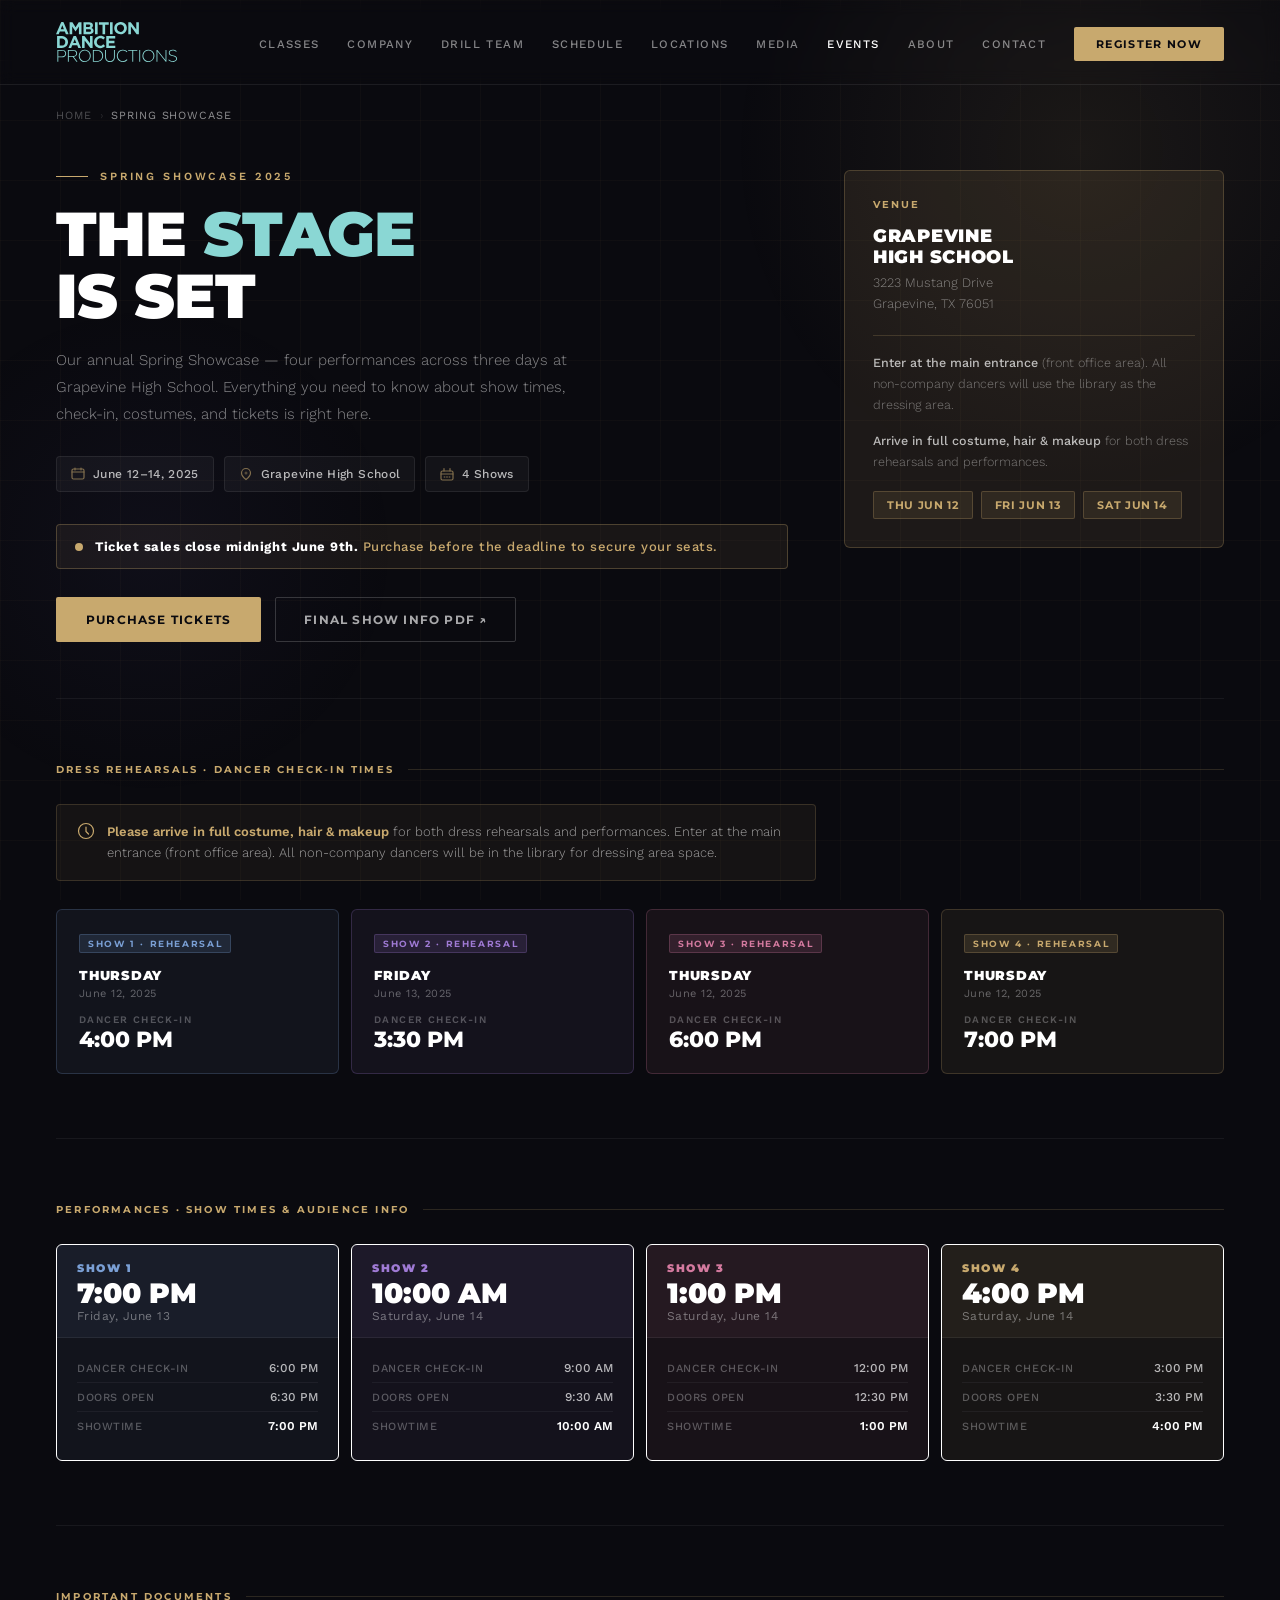
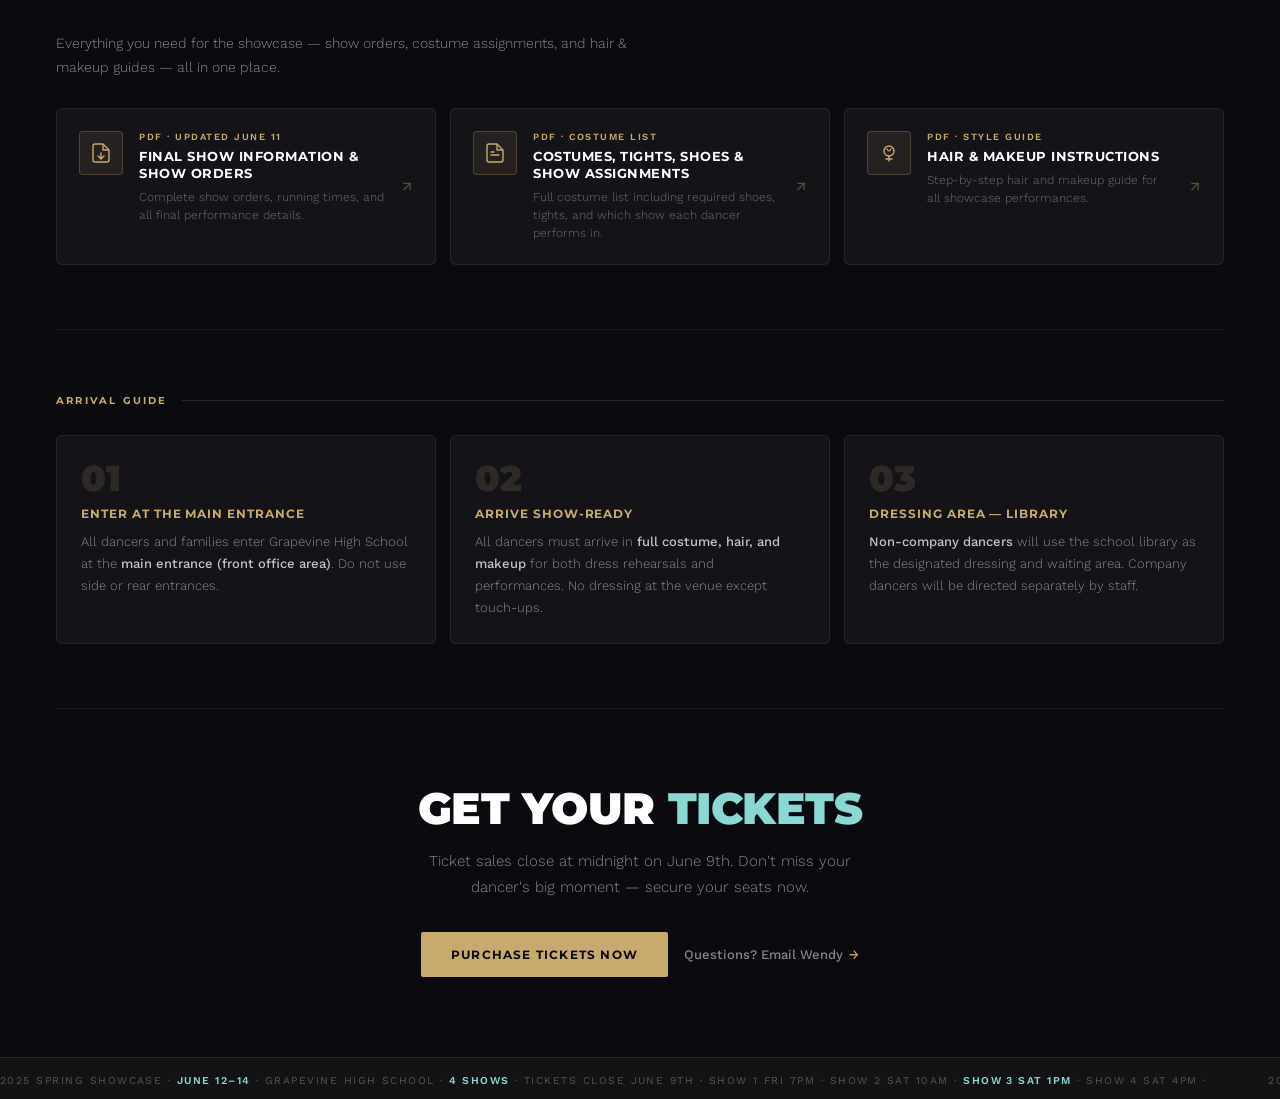
<file: ADP/ambition-dance-events.html>
<!DOCTYPE html>
<html lang="en">
<head>
  <link rel="stylesheet" href="global.css" />
  <meta charset="UTF-8" />
  <meta name="viewport" content="width=device-width, initial-scale=1.0" />
  <title>Spring Showcase — Ambition Dance Productions</title>
  <style>
    :root {
    /* ── Show colour coding ── */
    --s1: #7a9fd4;
    --s2: #9f7ad4;
    --s3: #d47a9f;
    --s4: #c8a96e;
    }

    /* ── BACKGROUNDS ── */
    
    
    

    /* ── CONTAINER ── */
    

    /* ── BREADCRUMB ── */
    
    
    
    
    

    /* ── SECTION LABEL ── */
    
    

    /* ── PAGE HERO ── */
    
    .page-hero-grid {
      display: grid; grid-template-columns: 1fr 380px;
      gap: 56px; align-items: start;
    }
    
    
    
    
    
    

    /* ── HERO META PILLS ── */
    .hero-meta-row {
      display: flex; flex-wrap: wrap; gap: 10px; margin-bottom: 32px;
    }
    .meta-pill {
      display: flex; align-items: center; gap: 8px;
      background: var(--bg-card); border: 0.5px solid var(--border);
      border-radius: 4px; padding: 10px 14px;
    }
    .meta-pill-icon { width: 14px; height: 14px; opacity: 0.6; flex-shrink: 0; }
    .meta-pill span {
      font-size: 12px; font-weight: 500; color: rgba(255,255,255,0.7);
      letter-spacing: 0.03em;
    }

    /* ── TICKET DEADLINE ALERT ── */
    .deadline-alert {
      display: flex; align-items: center; gap: 12px;
      background: rgba(200,169,110,0.08);
      border: 0.5px solid rgba(200,169,110,0.3);
      border-radius: 4px; padding: 14px 18px; margin-bottom: 28px;
    }
    .deadline-pulse {
      width: 8px; height: 8px; border-radius: 50%;
      background: var(--gold); flex-shrink: 0;
      animation: pulse 1.8s ease-in-out infinite;
    }
    @keyframes pulse {
      0%,100% { opacity: 1; transform: scale(1); }
      50%      { opacity: 0.4; transform: scale(0.7); }
    }
    .deadline-text {
      font-size: 13px; font-weight: 500; color: var(--gold);
      letter-spacing: 0.04em;
    }
    .deadline-text strong { font-weight: 700; color: #fff; }

    .hero-cta-row {
      display: flex; align-items: center; gap: 14px; flex-wrap: wrap;
    }
    
    
    
    

    /* ── VENUE CARD (right col) ── */
    .venue-card {
      background: var(--gold-light);
      border: 0.5px solid var(--gold-border);
      border-radius: 6px; padding: 28px;
    }
    .venue-label {
      font-family: var(--font-display); font-weight: 700;
      font-size: 9.5px; letter-spacing: 0.22em; text-transform: uppercase;
      color: var(--gold); margin-bottom: 16px;
    }
    .venue-name {
      font-family: var(--font-display); font-weight: 900;
      font-size: 18px; text-transform: uppercase; letter-spacing: 0.04em;
      color: #fff; line-height: 1.15; margin-bottom: 6px;
    }
    .venue-address {
      font-size: 13px; font-weight: 300;
      color: rgba(255,255,255,0.45); line-height: 1.6; margin-bottom: 20px;
    }
    .venue-divider {
      height: 0.5px; background: rgba(200,169,110,0.2); margin-bottom: 18px;
    }
    .venue-note {
      font-size: 12.5px; font-weight: 300;
      color: rgba(255,255,255,0.42); line-height: 1.65; margin-bottom: 16px;
    }
    .venue-note strong { color: rgba(255,255,255,0.7); font-weight: 500; }
    .venue-dates {
      display: flex; flex-wrap: wrap; gap: 8px; margin-top: 18px;
    }
    .venue-date-chip {
      font-family: var(--font-display); font-weight: 700;
      font-size: 11px; text-transform: uppercase; letter-spacing: 0.06em;
      padding: 6px 13px; border-radius: 2px;
      background: rgba(200,169,110,0.1); border: 0.5px solid rgba(200,169,110,0.25);
      color: var(--gold);
    }

    /* ── DRESS REHEARSALS ── */
    .rehearsals-section {
      position: relative; z-index: 5;
      padding: 64px 0;
      border-bottom: 0.5px solid rgba(255,255,255,0.06);
    }
    .rehearsal-note {
      display: flex; align-items: flex-start; gap: 12px;
      background: rgba(200,169,110,0.06);
      border: 0.5px solid rgba(200,169,110,0.2);
      border-radius: 4px; padding: 16px 20px;
      margin-bottom: 28px; max-width: 760px;
    }
    .rehearsal-note-icon { width: 18px; height: 18px; flex-shrink: 0; margin-top: 1px; }
    .rehearsal-note p {
      font-size: 13px; font-weight: 300;
      color: rgba(255,255,255,0.6); line-height: 1.65;
    }
    .rehearsal-note strong { color: var(--gold); font-weight: 600; }
    .rehearsals-grid {
      display: grid; grid-template-columns: repeat(4, 1fr); gap: 12px;
    }
    .rehearsal-card {
      border-radius: 6px; padding: 22px; border: 0.5px solid;
      transition: transform 0.18s;
    }
    .rehearsal-card:hover { transform: translateY(-2px); }

    /* show colour helpers */
    .show-1 { background: rgba(122,159,212,0.07); border-color: rgba(122,159,212,0.22); }
    .show-2 { background: rgba(159,122,212,0.07); border-color: rgba(159,122,212,0.22); }
    .show-3 { background: rgba(212,122,159,0.07); border-color: rgba(212,122,159,0.22); }
    .show-4 { background: rgba(200,169,110,0.07); border-color: rgba(200,169,110,0.22); }

    .reh-show-badge {
      display: inline-block;
      font-family: var(--font-display); font-weight: 700;
      font-size: 9px; letter-spacing: 0.18em; text-transform: uppercase;
      padding: 3px 8px; border-radius: 2px; margin-bottom: 14px;
    }
    .badge-s1 { background: rgba(122,159,212,0.15); color: var(--s1); border: 0.5px solid rgba(122,159,212,0.25); }
    .badge-s2 { background: rgba(159,122,212,0.15); color: var(--s2); border: 0.5px solid rgba(159,122,212,0.25); }
    .badge-s3 { background: rgba(212,122,159,0.15); color: var(--s3); border: 0.5px solid rgba(212,122,159,0.25); }
    .badge-s4 { background: rgba(200,169,110,0.15); color: var(--s4); border: 0.5px solid rgba(200,169,110,0.25); }

    .reh-day {
      font-family: var(--font-display); font-weight: 900;
      font-size: 13px; text-transform: uppercase; letter-spacing: 0.06em;
      color: #fff; margin-bottom: 4px;
    }
    .reh-date {
      font-size: 11px; font-weight: 400;
      color: rgba(255,255,255,0.35); margin-bottom: 14px;
      letter-spacing: 0.04em;
    }
    .reh-checkin-label {
      font-size: 10px; font-weight: 600; letter-spacing: 0.14em;
      text-transform: uppercase; color: rgba(255,255,255,0.28);
      margin-bottom: 4px;
    }
    .reh-checkin-time {
      font-family: var(--font-display); font-weight: 800;
      font-size: 22px; color: #fff; line-height: 1;
    }

    /* ── PERFORMANCES ── */
    .performances-section {
      position: relative; z-index: 5;
      padding: 64px 0;
      border-bottom: 0.5px solid rgba(255,255,255,0.06);
    }
    .perf-grid {
      display: grid; grid-template-columns: repeat(4, 1fr); gap: 12px;
    }
    .perf-card {
      border-radius: 6px; overflow: hidden;
      border: 0.5px solid; transition: transform 0.18s;
    }
    .perf-card:hover { transform: translateY(-2px); }
    .perf-header {
      padding: 16px 20px 14px;
      border-bottom: 0.5px solid rgba(255,255,255,0.06);
    }
    .perf-show-num {
      font-family: var(--font-display); font-weight: 900;
      font-size: 11px; letter-spacing: 0.14em; text-transform: uppercase;
      margin-bottom: 4px;
    }
    .perf-showtime {
      font-family: var(--font-display); font-weight: 900;
      font-size: 28px; color: #fff; line-height: 1;
      margin-bottom: 2px;
    }
    .perf-day {
      font-size: 12px; font-weight: 400; color: rgba(255,255,255,0.4);
      letter-spacing: 0.04em;
    }

    .perf-body {
      padding: 16px 20px 20px;
    }

  .perf-row {
    display: flex;
    justify-content: space-between;
    align-items: baseline;
    padding: 7px 0;
    border-bottom: 0.5px solid rgba(255, 255, 255, 0.05);
  }

    .perf-
    .perf-row {
      display: flex; justify-content: space-between;
      align-items: baseline; padding: 7px 0;
      border-bottom: 0.5px solid rgba(255,255,255,0.05);
    }
    .perf-row:last-child { border-bottom: none; }
    .perf-key {
      font-size: 11px; color: rgba(255,255,255,0.3);
      letter-spacing: 0.05em; text-transform: uppercase;
      font-weight: 500;
    }
    .perf-val {
      font-size: 12px; font-weight: 500; color: rgba(255,255,255,0.7);
    }

    /* ── DOWNLOADS ── */
    .downloads-section {
      position: relative; z-index: 5;
      padding: 64px 0;
      border-bottom: 0.5px solid rgba(255,255,255,0.06);
    }
    .downloads-grid {
      display: grid; grid-template-columns: repeat(3, 1fr); gap: 14px;
    }
    .download-card {
      display: flex; align-items: flex-start; gap: 16px;
      background: var(--bg-card); border: 0.5px solid var(--border);
      border-radius: 6px; padding: 22px;
      text-decoration: none;
      transition: border-color 0.18s, background 0.18s, transform 0.18s;
    }
    .download-card:hover {
      border-color: var(--gold-border);
      background: rgba(200,169,110,0.05);
      transform: translateY(-2px);
    }
    .download-icon-wrap {
      width: 44px; height: 44px; flex-shrink: 0;
      border-radius: 4px; display: flex; align-items: center; justify-content: center;
      background: rgba(200,169,110,0.1); border: 0.5px solid var(--gold-border);
    }
    .download-icon { width: 22px; height: 22px; }
    .download-info { flex: 1; min-width: 0; }
    .download-label {
      font-size: 9.5px; font-weight: 600; letter-spacing: 0.16em;
      text-transform: uppercase; color: var(--gold); margin-bottom: 6px;
    }
    .download-title {
      font-family: var(--font-display); font-weight: 700;
      font-size: 13px; text-transform: uppercase; letter-spacing: 0.04em;
      color: #fff; line-height: 1.3; margin-bottom: 6px;
    }
    .download-desc {
      font-size: 12px; font-weight: 300;
      color: rgba(255,255,255,0.38); line-height: 1.5;
    }
    .download-arrow {
      font-size: 16px; color: rgba(200,169,110,0.4);
      align-self: center; flex-shrink: 0;
      transition: color 0.18s, transform 0.18s;
    }
    .download-card:hover .download-arrow { color: var(--gold); transform: translate(2px,-2px); }

    /* ── ARRIVAL GUIDE ── */
    .arrival-section {
      position: relative; z-index: 5;
      padding: 64px 0;
      border-bottom: 0.5px solid rgba(255,255,255,0.06);
    }
    .arrival-grid {
      display: grid; grid-template-columns: repeat(3, 1fr); gap: 14px;
    }
    .arrival-card {
      background: var(--bg-card); border: 0.5px solid var(--border);
      border-radius: 6px; padding: 24px;
    }
    .arrival-step-num {
      font-family: var(--font-display); font-weight: 900;
      font-size: 36px; color: rgba(200,169,110,0.15);
      line-height: 1; margin-bottom: 10px;
    }
    .arrival-title {
      font-family: var(--font-display); font-weight: 700;
      font-size: 12px; text-transform: uppercase; letter-spacing: 0.08em;
      color: var(--gold); margin-bottom: 10px;
    }
    .arrival-desc {
      font-size: 13px; font-weight: 300;
      color: rgba(255,255,255,0.5); line-height: 1.7;
    }
    .arrival-desc strong { color: rgba(255,255,255,0.75); font-weight: 500; }

    /* ── BOTTOM CTA ── */
    
    
    
    
    
    
    
    

    /* ── TICKER ── */
    
    
    
    
    
      to   { transform: translateX(-33.333%); }
    }

    /* ── RESPONSIVE ── */
    @media (max-width: 1100px) {
      .rehearsals-grid,
      .perf-grid { grid-template-columns: 1fr 1fr; }
      .downloads-grid,
      .arrival-grid { grid-template-columns: 1fr 1fr; }
    }
    @media (max-width: 900px) {
      .page-hero-grid { grid-template-columns: 1fr; gap: 36px; }
    }
    @media (max-width: 768px) {
      

      .rehearsals-grid,
      .perf-grid,
      .downloads-grid,
      .arrival-grid { grid-template-columns: 1fr; }
    }
  </style>
</head>
<body>

  <div class="bg-grid" aria-hidden="true"></div>
  <div class="bg-glow-1" aria-hidden="true"></div>
  <div class="bg-glow-2" aria-hidden="true"></div>

<div class="container">

    <!-- ══ BREADCRUMB ══ -->
    <div class="breadcrumb">
      <a href="ambition-dance-hero.html">Home</a>
      <span class="sep">›</span>
      <span class="current">Spring Showcase</span>
    </div>

    <!-- ══ PAGE HERO ══ -->
    <div class="page-hero">
      <div class="page-hero-grid">

        <!-- Left -->
        <div>
          <div class="eyebrow">
            <div class="eyebrow-line"></div>
            <span class="eyebrow-text">Spring Showcase 2025</span>
          </div>
          <h1>The <em>Stage</em><br>Is Set</h1>
          <p class="hero-desc">Our annual Spring Showcase — four performances across three days at Grapevine High School. Everything you need to know about show times, check-in, costumes, and tickets is right here.</p>

          <div class="hero-meta-row">
            <div class="meta-pill">
              <svg class="meta-pill-icon" viewBox="0 0 14 14" fill="none" aria-hidden="true">
                <rect x="1" y="2" width="12" height="10" rx="1.5" stroke="#c8a96e" stroke-width="1.2"/>
                <path d="M1 5H13M4 1V3M10 1V3" stroke="#c8a96e" stroke-width="1.2" stroke-linecap="round"/>
              </svg>
              <span>June 12–14, 2025</span>
            </div>
            <div class="meta-pill">
              <svg class="meta-pill-icon" viewBox="0 0 14 14" fill="none" aria-hidden="true">
                <path d="M7 1.5C4.5 1.5 2.5 3.5 2.5 6C2.5 9 7 12.5 7 12.5C7 12.5 11.5 9 11.5 6C11.5 3.5 9.5 1.5 7 1.5Z" stroke="#c8a96e" stroke-width="1.2"/>
                <circle cx="7" cy="6" r="1.5" fill="#c8a96e" opacity="0.6"/>
              </svg>
              <span>Grapevine High School</span>
            </div>
            <div class="meta-pill">
              <svg class="meta-pill-icon" viewBox="0 0 14 14" fill="none" aria-hidden="true">
                <rect x="1" y="4" width="12" height="9" rx="1.5" stroke="#c8a96e" stroke-width="1.2"/>
                <path d="M1 7H13M4 1.5V4M10 1.5V4" stroke="#c8a96e" stroke-width="1.2" stroke-linecap="round"/>
                <circle cx="4.5" cy="10" r="1" fill="#c8a96e" opacity="0.6"/>
                <circle cx="7" cy="10" r="1" fill="#c8a96e" opacity="0.6"/>
                <circle cx="9.5" cy="10" r="1" fill="#c8a96e" opacity="0.6"/>
              </svg>
              <span>4 Shows</span>
            </div>
          </div>

          <div class="deadline-alert">
            <div class="deadline-pulse"></div>
            <span class="deadline-text"><strong>Ticket sales close midnight June 9th.</strong> Purchase before the deadline to secure your seats.</span>
          </div>

          <div class="hero-cta-row">
            <a class="btn-primary" href="https://form.jotform.com/251533925228155" target="_blank" rel="noopener">Purchase Tickets</a>
            <a class="btn-outline" href="https://ambitiondancepro.com/wp-content/uploads/2025/06/2025-Spring-Show-Info-FINAL-v0611-1.pdf" target="_blank" rel="noopener">Final Show Info PDF ↗</a>
          </div>
        </div>

        <!-- Right: Venue card -->
        <div class="venue-card">
          <div class="venue-label">Venue</div>
          <div class="venue-name">Grapevine<br>High School</div>
          <div class="venue-address">3223 Mustang Drive<br>Grapevine, TX 76051</div>
          <div class="venue-divider"></div>
          <p class="venue-note">
            <strong>Enter at the main entrance</strong> (front office area). All non-company dancers will use the library as the dressing area.
          </p>
          <p class="venue-note">
            <strong>Arrive in full costume, hair &amp; makeup</strong> for both dress rehearsals and performances.
          </p>
          <div class="venue-dates">
            <span class="venue-date-chip">Thu Jun 12</span>
            <span class="venue-date-chip">Fri Jun 13</span>
            <span class="venue-date-chip">Sat Jun 14</span>
          </div>
        </div>

      </div>
    </div>

    <!-- ══ DRESS REHEARSALS ══ -->
    <div class="rehearsals-section">
      <div class="section-label">Dress Rehearsals · Dancer Check-In Times</div>

      <div class="rehearsal-note">
        <svg class="rehearsal-note-icon" viewBox="0 0 18 18" fill="none" aria-hidden="true">
          <circle cx="9" cy="9" r="7.5" stroke="#c8a96e" stroke-width="1.2"/>
          <path d="M9 5V9.5L11.5 12" stroke="#c8a96e" stroke-width="1.2" stroke-linecap="round"/>
        </svg>
        <p><strong>Please arrive in full costume, hair &amp; makeup</strong> for both dress rehearsals and performances. Enter at the main entrance (front office area). All non-company dancers will be in the library for dressing area space.</p>
      </div>

      <div class="rehearsals-grid">

        <div class="rehearsal-card show-1">
          <div class="reh-show-badge badge-s1">Show 1 · Rehearsal</div>
          <div class="reh-day">Thursday</div>
          <div class="reh-date">June 12, 2025</div>
          <div class="reh-checkin-label">Dancer Check-In</div>
          <div class="reh-checkin-time">4:00 PM</div>
        </div>

        <div class="rehearsal-card show-2">
          <div class="reh-show-badge badge-s2">Show 2 · Rehearsal</div>
          <div class="reh-day">Friday</div>
          <div class="reh-date">June 13, 2025</div>
          <div class="reh-checkin-label">Dancer Check-In</div>
          <div class="reh-checkin-time">3:30 PM</div>
        </div>

        <div class="rehearsal-card show-3">
          <div class="reh-show-badge badge-s3">Show 3 · Rehearsal</div>
          <div class="reh-day">Thursday</div>
          <div class="reh-date">June 12, 2025</div>
          <div class="reh-checkin-label">Dancer Check-In</div>
          <div class="reh-checkin-time">6:00 PM</div>
        </div>

        <div class="rehearsal-card show-4">
          <div class="reh-show-badge badge-s4">Show 4 · Rehearsal</div>
          <div class="reh-day">Thursday</div>
          <div class="reh-date">June 12, 2025</div>
          <div class="reh-checkin-label">Dancer Check-In</div>
          <div class="reh-checkin-time">7:00 PM</div>
        </div>

      </div>
    </div>

    <!-- ══ PERFORMANCES ══ -->
    <div class="performances-section">
      <div class="section-label">Performances · Show Times &amp; Audience Info</div>

      <div class="perf-grid">

        <!-- Show 1 -->
        <div class="perf-card show-1">
          <div class="perf-header show-1">
            <div class="perf-show-num" style="color:var(--s1);">Show 1</div>
            <div class="perf-showtime">7:00 PM</div>
            <div class="perf-day">Friday, June 13</div>
          </div>
          <div class="perf-body">
            <div class="perf-row">
              <span class="perf-key">Dancer Check-In</span>
              <span class="perf-val">6:00 PM</span>
            </div>
            <div class="perf-row">
              <span class="perf-key">Doors Open</span>
              <span class="perf-val">6:30 PM</span>
            </div>
            <div class="perf-row">
              <span class="perf-key">Showtime</span>
              <span class="perf-val" style="color:#fff;font-weight:600;">7:00 PM</span>
            </div>
          </div>
        </div>

        <!-- Show 2 -->
        <div class="perf-card show-2">
          <div class="perf-header show-2">
            <div class="perf-show-num" style="color:var(--s2);">Show 2</div>
            <div class="perf-showtime">10:00 AM</div>
            <div class="perf-day">Saturday, June 14</div>
          </div>
          <div class="perf-body">
            <div class="perf-row">
              <span class="perf-key">Dancer Check-In</span>
              <span class="perf-val">9:00 AM</span>
            </div>
            <div class="perf-row">
              <span class="perf-key">Doors Open</span>
              <span class="perf-val">9:30 AM</span>
            </div>
            <div class="perf-row">
              <span class="perf-key">Showtime</span>
              <span class="perf-val" style="color:#fff;font-weight:600;">10:00 AM</span>
            </div>
          </div>
        </div>

        <!-- Show 3 -->
        <div class="perf-card show-3">
          <div class="perf-header show-3">
            <div class="perf-show-num" style="color:var(--s3);">Show 3</div>
            <div class="perf-showtime">1:00 PM</div>
            <div class="perf-day">Saturday, June 14</div>
          </div>
          <div class="perf-body">
            <div class="perf-row">
              <span class="perf-key">Dancer Check-In</span>
              <span class="perf-val">12:00 PM</span>
            </div>
            <div class="perf-row">
              <span class="perf-key">Doors Open</span>
              <span class="perf-val">12:30 PM</span>
            </div>
            <div class="perf-row">
              <span class="perf-key">Showtime</span>
              <span class="perf-val" style="color:#fff;font-weight:600;">1:00 PM</span>
            </div>
          </div>
        </div>

        <!-- Show 4 -->
        <div class="perf-card show-4">
          <div class="perf-header show-4">
            <div class="perf-show-num" style="color:var(--s4);">Show 4</div>
            <div class="perf-showtime">4:00 PM</div>
            <div class="perf-day">Saturday, June 14</div>
          </div>
          <div class="perf-body">
            <div class="perf-row">
              <span class="perf-key">Dancer Check-In</span>
              <span class="perf-val">3:00 PM</span>
            </div>
            <div class="perf-row">
              <span class="perf-key">Doors Open</span>
              <span class="perf-val">3:30 PM</span>
            </div>
            <div class="perf-row">
              <span class="perf-key">Showtime</span>
              <span class="perf-val" style="color:#fff;font-weight:600;">4:00 PM</span>
            </div>
          </div>
        </div>

      </div>
    </div>

    <!-- ══ DOWNLOADS ══ -->
    <div class="downloads-section">
      <div class="section-label">Important Documents</div>
      <p style="font-size:14px;font-weight:300;color:var(--text-muted);line-height:1.75;max-width:600px;margin-bottom:28px;">Everything you need for the showcase — show orders, costume assignments, and hair &amp; makeup guides — all in one place.</p>

      <div class="downloads-grid">

        <a class="download-card" href="https://ambitiondancepro.com/wp-content/uploads/2025/06/2025-Spring-Show-Info-FINAL-v0611-1.pdf" target="_blank" rel="noopener">
          <div class="download-icon-wrap">
            <svg class="download-icon" viewBox="0 0 22 22" fill="none" aria-hidden="true">
              <path d="M13 2H5C4 2 3 3 3 4V18C3 19 4 20 5 20H17C18 20 19 19 19 18V8L13 2Z" stroke="#c8a96e" stroke-width="1.4" stroke-linejoin="round"/>
              <path d="M13 2V8H19" stroke="#c8a96e" stroke-width="1.4" stroke-linejoin="round"/>
              <path d="M11 11V17M8 14L11 17L14 14" stroke="#c8a96e" stroke-width="1.4" stroke-linecap="round" stroke-linejoin="round"/>
            </svg>
          </div>
          <div class="download-info">
            <div class="download-label">PDF · Updated June 11</div>
            <div class="download-title">Final Show Information &amp; Show Orders</div>
            <div class="download-desc">Complete show orders, running times, and all final performance details.</div>
          </div>
          <div class="download-arrow">↗</div>
        </a>

        <a class="download-card" href="https://ambitiondancepro.com/wp-content/uploads/2025/06/2025-Spring-Showcase-Costume-Tights-Shoes-Show-Assignment-060225-1.pdf" target="_blank" rel="noopener">
          <div class="download-icon-wrap">
            <svg class="download-icon" viewBox="0 0 22 22" fill="none" aria-hidden="true">
              <path d="M13 2H5C4 2 3 3 3 4V18C3 19 4 20 5 20H17C18 20 19 19 19 18V8L13 2Z" stroke="#c8a96e" stroke-width="1.4" stroke-linejoin="round"/>
              <path d="M13 2V8H19" stroke="#c8a96e" stroke-width="1.4" stroke-linejoin="round"/>
              <path d="M7 13H15M7 10H10" stroke="#c8a96e" stroke-width="1.4" stroke-linecap="round"/>
            </svg>
          </div>
          <div class="download-info">
            <div class="download-label">PDF · Costume List</div>
            <div class="download-title">Costumes, Tights, Shoes &amp; Show Assignments</div>
            <div class="download-desc">Full costume list including required shoes, tights, and which show each dancer performs in.</div>
          </div>
          <div class="download-arrow">↗</div>
        </a>

        <a class="download-card" href="https://ambitiondancepro.com/wp-content/uploads/2024/05/2024-Spring-Concert-Hair-and-Makeup-1.pdf" target="_blank" rel="noopener">
          <div class="download-icon-wrap">
            <svg class="download-icon" viewBox="0 0 22 22" fill="none" aria-hidden="true">
              <circle cx="11" cy="9" r="5" stroke="#c8a96e" stroke-width="1.4"/>
              <path d="M11 14V19" stroke="#c8a96e" stroke-width="1.4" stroke-linecap="round"/>
              <path d="M8 17H14" stroke="#c8a96e" stroke-width="1.4" stroke-linecap="round"/>
              <path d="M9 7C9 7 10 9 11 9C12 9 13 7 13 7" stroke="#c8a96e" stroke-width="1.2" stroke-linecap="round"/>
            </svg>
          </div>
          <div class="download-info">
            <div class="download-label">PDF · Style Guide</div>
            <div class="download-title">Hair &amp; Makeup Instructions</div>
            <div class="download-desc">Step-by-step hair and makeup guide for all showcase performances.</div>
          </div>
          <div class="download-arrow">↗</div>
        </a>

      </div>
    </div>

    <!-- ══ ARRIVAL GUIDE ══ -->
    <div class="arrival-section">
      <div class="section-label">Arrival Guide</div>
      <div class="arrival-grid">

        <div class="arrival-card">
          <div class="arrival-step-num">01</div>
          <div class="arrival-title">Enter at the Main Entrance</div>
          <p class="arrival-desc">All dancers and families enter Grapevine High School at the <strong>main entrance (front office area)</strong>. Do not use side or rear entrances.</p>
        </div>

        <div class="arrival-card">
          <div class="arrival-step-num">02</div>
          <div class="arrival-title">Arrive Show-Ready</div>
          <p class="arrival-desc">All dancers must arrive in <strong>full costume, hair, and makeup</strong> for both dress rehearsals and performances. No dressing at the venue except touch-ups.</p>
        </div>

        <div class="arrival-card">
          <div class="arrival-step-num">03</div>
          <div class="arrival-title">Dressing Area — Library</div>
          <p class="arrival-desc"><strong>Non-company dancers</strong> will use the school library as the designated dressing and waiting area. Company dancers will be directed separately by staff.</p>
        </div>

      </div>
    </div>

    <!-- ══ BOTTOM CTA ══ -->
    <div class="bottom-cta">
      <h2>Get Your <em>Tickets</em></h2>
      <p>Ticket sales close at midnight on June 9th. Don't miss your dancer's big moment — secure your seats now.</p>
      <div class="cta-buttons">
        <a class="btn-primary" href="https://form.jotform.com/251533925228155" target="_blank" rel="noopener">Purchase Tickets Now</a>
        <a class="btn-text-link" href="/cdn-cgi/l/email-protection#790e1c171d003918141b100d1016171d18171a1c090b16571a1614">Questions? Email Wendy</a>
      </div>
    </div>

  </div><!-- /.container -->

  <!-- ══ TICKER ══ -->
  <div class="ticker-wrap" aria-label="Spring showcase details">
    <div class="ticker-track">
      <span class="ticker-item">2025 Spring Showcase · <strong>June 12–14</strong> · Grapevine High School · <strong>4 Shows</strong> · Tickets Close June 9th · Show 1 Fri 7PM · Show 2 Sat 10AM · <strong>Show 3 Sat 1PM</strong> · Show 4 Sat 4PM ·&nbsp;</span>
      <span class="ticker-item">2025 Spring Showcase · <strong>June 12–14</strong> · Grapevine High School · <strong>4 Shows</strong> · Tickets Close June 9th · Show 1 Fri 7PM · Show 2 Sat 10AM · <strong>Show 3 Sat 1PM</strong> · Show 4 Sat 4PM ·&nbsp;</span>
      <span class="ticker-item">2025 Spring Showcase · <strong>June 12–14</strong> · Grapevine High School · <strong>4 Shows</strong> · Tickets Close June 9th · Show 1 Fri 7PM · Show 2 Sat 10AM · <strong>Show 3 Sat 1PM</strong> · Show 4 Sat 4PM ·&n
  <script src="nav.js"></script>
</body>
</html>
</file>
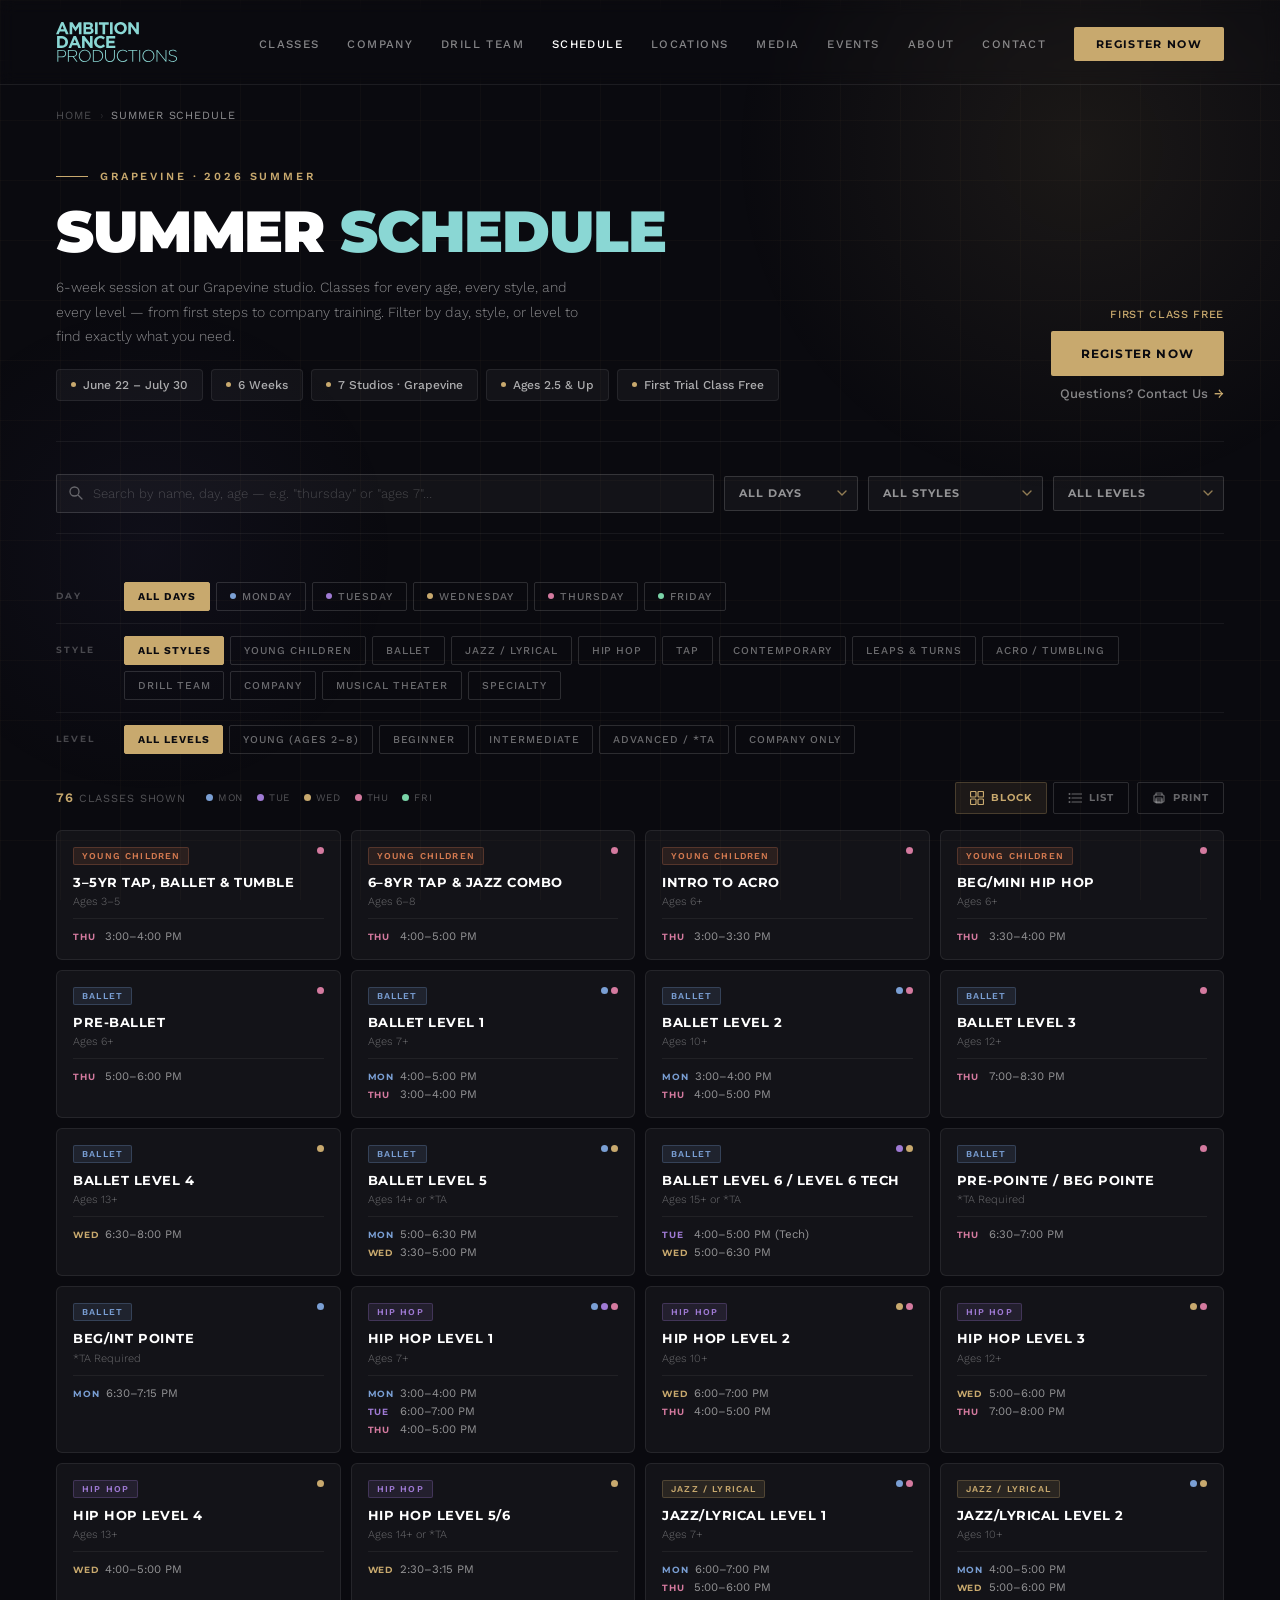
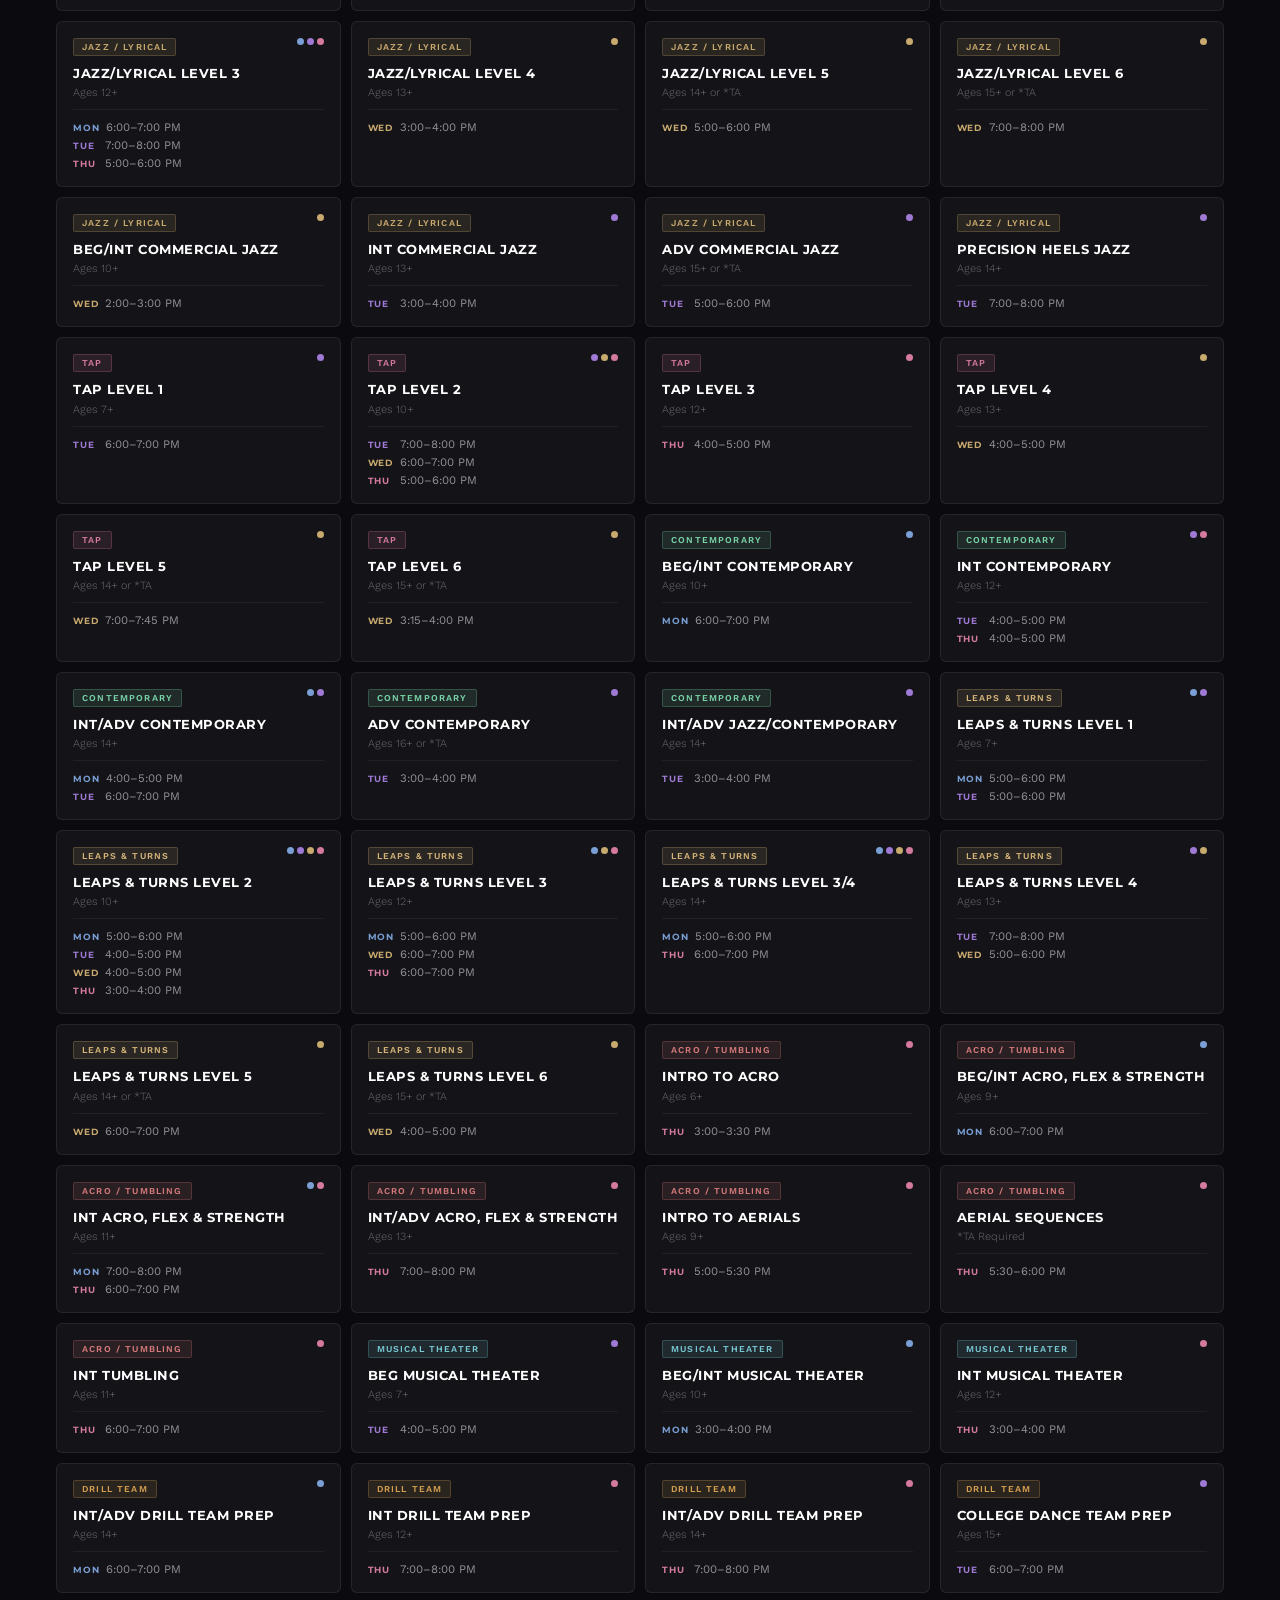
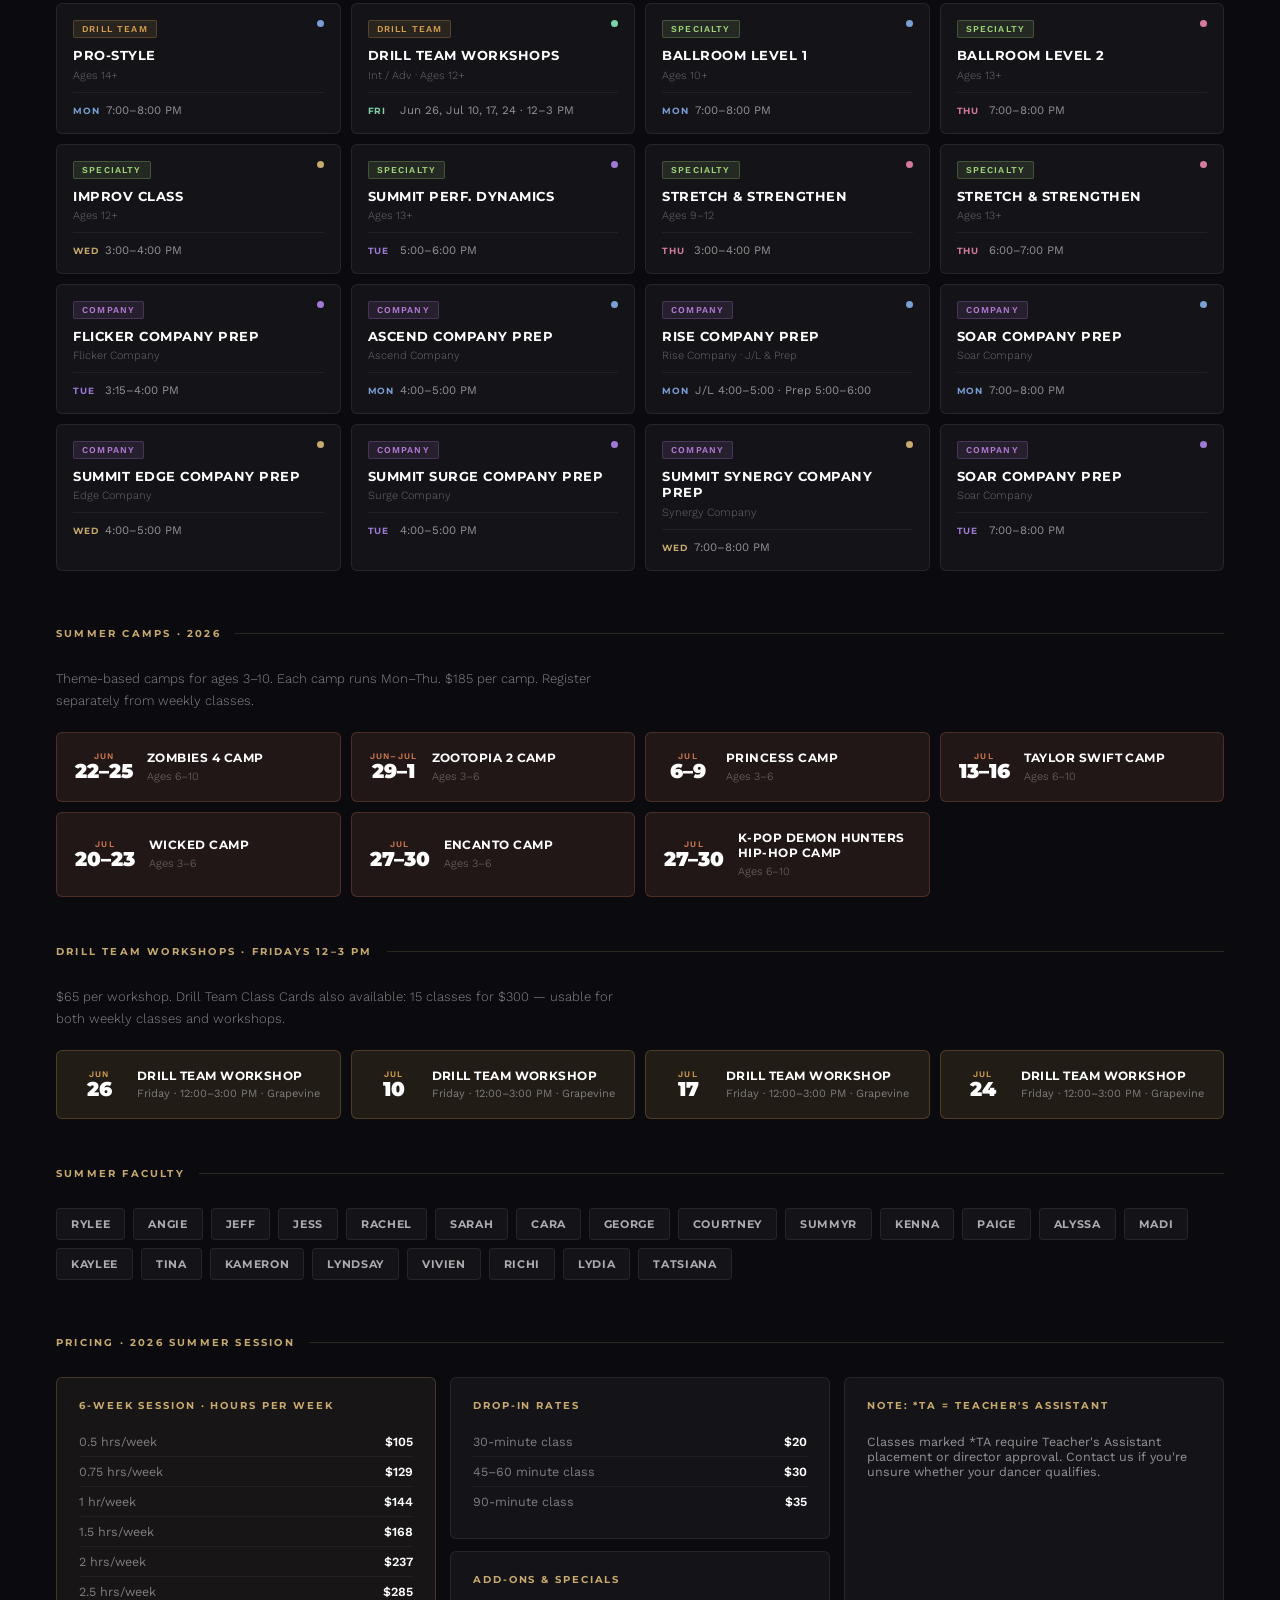
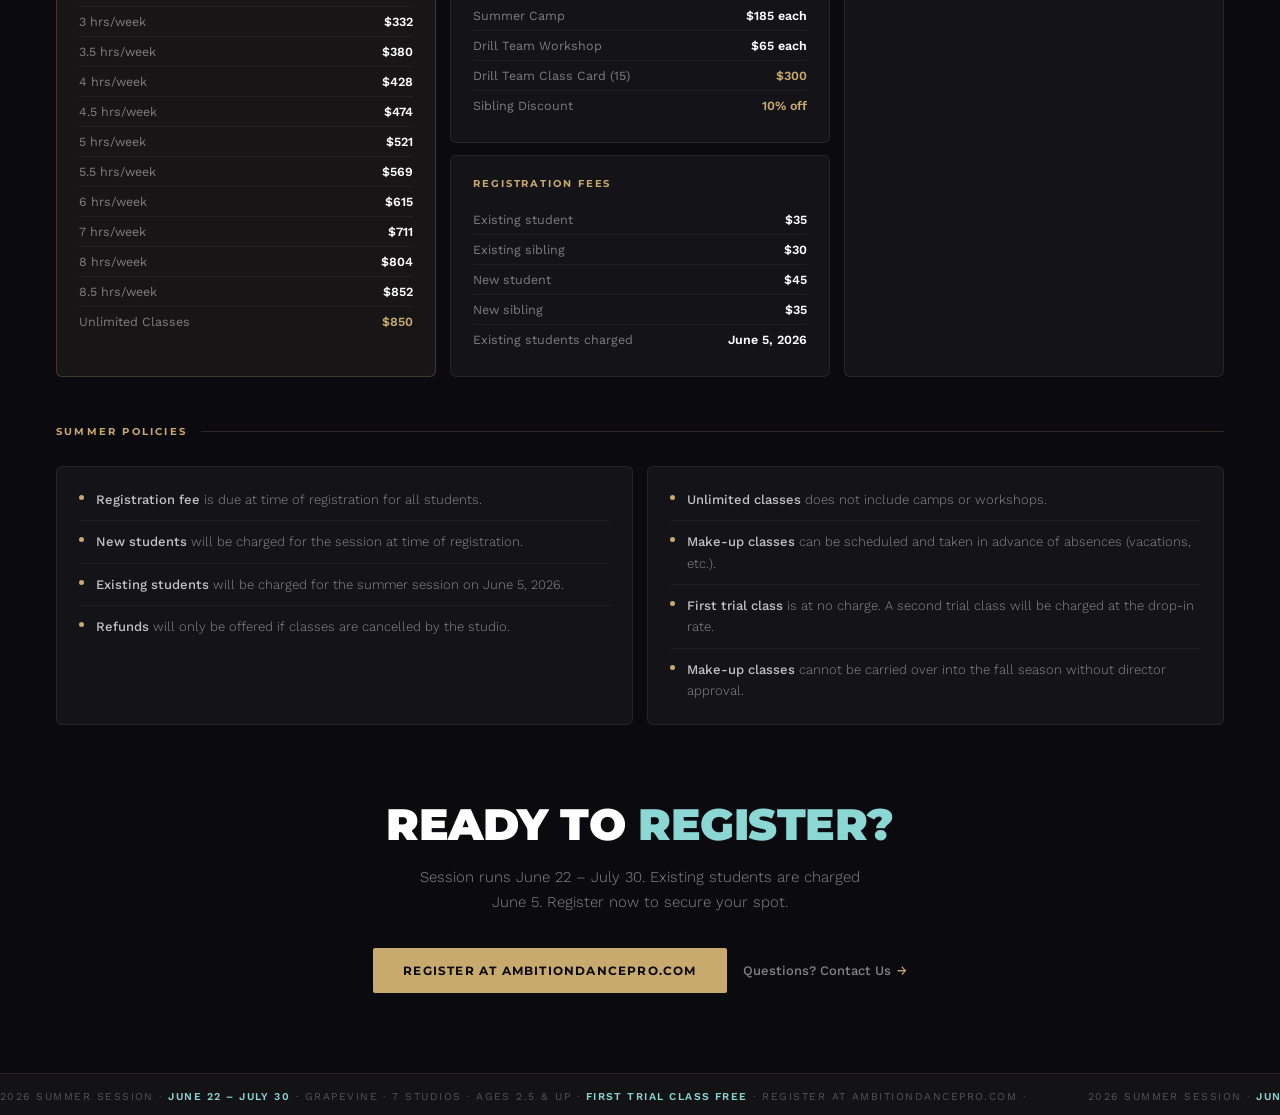
<file: ADP/ambition-dance-schedule.html>
<!DOCTYPE html>
<html lang="en">
<head>
  <link rel="stylesheet" href="global.css" />
  <meta charset="UTF-8" />
  <meta name="viewport" content="width=device-width, initial-scale=1.0" />
  <title>2026 Summer Schedule — Ambition Dance Productions</title>
  <style>
    :root {
      --gv: #c8a96e;
      --hv: #7a9fd4;
      /* day colours */
      --mon: #7a9fd4;
      --tue: #9f7ad4;
      --wed: #c8a96e;
      --thu: #d47a9f;
      --fri: #7ad4a8;
      /* style badge colours */
      --ballet-c:  #7a9fd4; --ballet-bg:  rgba(122,159,212,.12); --ballet-bd:  rgba(122,159,212,.25);
      --jazz-c:    #c8a96e; --jazz-bg:    rgba(200,169,110,.12); --jazz-bd:    rgba(200,169,110,.25);
      --hh-c:      #9f7ad4; --hh-bg:      rgba(159,122,212,.12); --hh-bd:      rgba(159,122,212,.25);
      --tap-c:     #d47a9f; --tap-bg:     rgba(212,122,159,.12); --tap-bd:     rgba(212,122,159,.25);
      --cont-c:    #7ad4a8; --cont-bg:    rgba(122,212,168,.12); --cont-bd:    rgba(122,212,168,.25);
      --leaps-c:   #d4b47a; --leaps-bg:   rgba(212,180,122,.12); --leaps-bd:   rgba(212,180,122,.25);
      --acro-c:    #d47a7a; --acro-bg:    rgba(212,122,122,.12); --acro-bd:    rgba(212,122,122,.25);
      --drill-c:   #d4a050; --drill-bg:   rgba(212,160,80,.12);  --drill-bd:   rgba(212,160,80,.25);
      --company-c: #b47ad4; --company-bg: rgba(180,122,212,.12); --company-bd: rgba(180,122,212,.25);
      --theater-c: #7ac8d4; --theater-bg: rgba(122,200,212,.12); --theater-bd: rgba(122,200,212,.25);
      --spec-c:    #a0d47a; --spec-bg:    rgba(160,212,122,.12); --spec-bd:    rgba(160,212,122,.25);
      --young-c:   #d47a50; --young-bg:   rgba(212,122,80,.12);  --young-bd:   rgba(212,122,80,.25);
    }

    /* ── PAGE HERO ── */
    .sched-hero {
      position: relative; z-index: 5;
      padding: 48px 0 40px;
      border-bottom: 0.5px solid rgba(255,255,255,0.06);
    }
    .sched-hero-grid {
      display: grid; grid-template-columns: 1fr auto;
      gap: 40px; align-items: end;
    }
    .sched-hero h1 {
      font-family: var(--font-display); font-weight: 900;
      font-size: clamp(36px, 5vw, 58px);
      text-transform: uppercase; letter-spacing: -0.02em;
      color: #fff; line-height: 1.0; margin-bottom: 14px;
    }
    .sched-hero h1 em { font-style: normal; color: var(--teal); }
    .sched-hero p {
      font-size: 14px; font-weight: 300;
      color: var(--text-muted); line-height: 1.75; max-width: 540px;
    }
    .session-pills {
      display: flex; gap: 8px; margin-top: 20px; flex-wrap: wrap;
    }
    .session-pill {
      display: flex; align-items: center; gap: 7px;
      background: var(--bg-card); border: 0.5px solid var(--border);
      border-radius: 4px; padding: 8px 14px;
    }
    .session-pill-dot { width: 5px; height: 5px; border-radius: 50%; background: var(--gold); }
    .session-pill span { font-size: 12px; font-weight: 500; color: rgba(255,255,255,0.65); }
    .hero-register {
      display: flex; flex-direction: column; align-items: flex-end; gap: 10px;
    }
    .hero-register .free-note {
      font-size: 11px; color: var(--gold); font-weight: 500; letter-spacing: 0.06em;
      text-transform: uppercase;
    }

    /* ── FILTER AREA ── */
    .filter-area {
      position: relative; z-index: 5;
      padding: 36px 0 0;
    }
    .filter-group { display: flex; flex-direction: column; gap: 0; }
    .filter-row {
      display: flex; align-items: flex-start; gap: 16px;
      padding: 12px 0;
      border-bottom: 0.5px solid rgba(255,255,255,0.06);
    }
    .filter-row:last-child { border-bottom: none; }
    .filter-row-label {
      font-family: var(--font-display); font-size: 9px; font-weight: 700;
      letter-spacing: 0.22em; text-transform: uppercase;
      color: rgba(255,255,255,0.25); min-width: 52px;
      flex-shrink: 0; padding-top: 8px;
    }
    .filter-btns { display: flex; gap: 6px; flex-wrap: wrap; }
    .fbtn {
      display: inline-flex; align-items: center; gap: 6px;
      font-family: var(--font-body); font-size: 10.5px; font-weight: 500;
      letter-spacing: 0.09em; text-transform: uppercase;
      padding: 7px 13px; border-radius: 2px;
      border: 0.5px solid rgba(255,255,255,0.14);
      background: transparent; color: rgba(255,255,255,0.4);
      cursor: pointer; transition: all 0.16s;
    }
    .fbtn:hover { border-color: rgba(200,169,110,0.35); color: rgba(255,255,255,0.8); }
    .fbtn.on { font-weight: 700; }
    .fbtn-dot { width: 6px; height: 6px; border-radius: 50%; flex-shrink: 0; }

    /* Day active colours */
    .fbtn[data-day="all"].on   { background:var(--gold);  border-color:var(--gold);  color:#0a0a0f; }
    .fbtn[data-day="mon"].on   { background:var(--mon);   border-color:var(--mon);   color:#0a0a0f; }
    .fbtn[data-day="tue"].on   { background:var(--tue);   border-color:var(--tue);   color:#0a0a0f; }
    .fbtn[data-day="wed"].on   { background:var(--wed);   border-color:var(--wed);   color:#0a0a0f; }
    .fbtn[data-day="thu"].on   { background:var(--thu);   border-color:var(--thu);   color:#0a0a0f; }
    .fbtn[data-day="fri"].on   { background:var(--fri);   border-color:var(--fri);   color:#0a0a0f; }
    /* Style active */
    .fbtn[data-style="all"].on      { background:var(--gold);      border-color:var(--gold);      color:#0a0a0f; }
    .fbtn[data-style="ballet"].on   { background:var(--ballet-c);  border-color:var(--ballet-c);  color:#0a0a0f; }
    .fbtn[data-style="jazz"].on     { background:var(--jazz-c);    border-color:var(--jazz-c);    color:#0a0a0f; }
    .fbtn[data-style="hiphop"].on   { background:var(--hh-c);      border-color:var(--hh-c);      color:#0a0a0f; }
    .fbtn[data-style="tap"].on      { background:var(--tap-c);     border-color:var(--tap-c);     color:#0a0a0f; }
    .fbtn[data-style="contemporary"].on { background:var(--cont-c); border-color:var(--cont-c);  color:#0a0a0f; }
    .fbtn[data-style="leaps"].on    { background:var(--leaps-c);   border-color:var(--leaps-c);   color:#0a0a0f; }
    .fbtn[data-style="acro"].on     { background:var(--acro-c);    border-color:var(--acro-c);    color:#0a0a0f; }
    .fbtn[data-style="drill"].on    { background:var(--drill-c);   border-color:var(--drill-c);   color:#0a0a0f; }
    .fbtn[data-style="company"].on  { background:var(--company-c); border-color:var(--company-c); color:#0a0a0f; }
    .fbtn[data-style="theater"].on  { background:var(--theater-c); border-color:var(--theater-c); color:#0a0a0f; }
    .fbtn[data-style="specialty"].on{ background:var(--spec-c);    border-color:var(--spec-c);    color:#0a0a0f; }
    .fbtn[data-style="young"].on    { background:var(--young-c);   border-color:var(--young-c);   color:#0a0a0f; }
    /* Level active */
    .fbtn[data-level].on { background:var(--gold); border-color:var(--gold); color:#0a0a0f; }

    /* ── SEARCH ROW ── */
    .search-row {
      position: relative; z-index: 5;
      display: flex; align-items: center; gap: 10px;
      padding: 32px 0 20px;
      border-bottom: 0.5px solid rgba(255,255,255,0.06);
      flex-wrap: wrap;
    }
    .search-wrap { position: relative; flex: 1; min-width: 220px; }
    .search-icon {
      position: absolute; left: 13px; top: 50%; transform: translateY(-50%);
      width: 14px; height: 14px; pointer-events: none; opacity: 0.35;
    }
    .search-input {
      width: 100%;
      background: rgba(255,255,255,0.04);
      border: 0.5px solid rgba(255,255,255,0.14);
      border-radius: 2px;
      padding: 11px 14px 11px 36px;
      font-family: var(--font-body); font-size: 13px; font-weight: 300;
      color: #fff; outline: none;
      transition: border-color 0.2s, background 0.2s;
    }
    .search-input::placeholder { color: rgba(255,255,255,0.22); }
    .search-input:focus { border-color: var(--gold-border); background: rgba(200,169,110,0.04); }

    /* ── CUSTOM SELECT DROPDOWNS ── */
    .select-wrap { position: relative; flex-shrink: 0; }
    .select-wrap select {
      background: rgba(255,255,255,0.04);
      border: 0.5px solid rgba(255,255,255,0.14);
      border-radius: 2px;
      padding: 10px 34px 10px 14px;
      font-family: var(--font-display); font-size: 10.5px; font-weight: 700;
      letter-spacing: 0.09em; text-transform: uppercase;
      color: rgba(255,255,255,0.55);
      cursor: pointer; outline: none;
      -webkit-appearance: none; appearance: none;
      min-width: 130px;
      transition: border-color 0.18s, color 0.18s;
    }
    .select-wrap select:hover,
    .select-wrap select:focus { border-color: var(--gold-border); color: rgba(255,255,255,0.85); }
    .select-wrap select option { background: #14141e; color: #fff; }
    /* Gold chevron arrow */
    .select-wrap::after {
      content: '';
      position: absolute; right: 11px; top: 50%; transform: translateY(-50%);
      width: 10px; height: 6px; pointer-events: none;
      background-image: url("data:image/svg+xml,%3Csvg xmlns='http://www.w3.org/2000/svg' width='10' height='6' viewBox='0 0 10 6'%3E%3Cpath d='M1 1L5 5L9 1' stroke='rgba(200,169,110,0.7)' stroke-width='1.4' stroke-linecap='round' stroke-linejoin='round' fill='none'/%3E%3C/svg%3E");
      background-repeat: no-repeat; background-size: contain;
    }

    /* ── RESULTS BAR + VIEW TOGGLE ── */
    .results-bar {
      position: relative; z-index: 5;
      display: flex; align-items: center; justify-content: space-between;
      padding: 16px 0 0; flex-wrap: wrap; gap: 12px;
    }
    .results-bar-left { display: flex; align-items: center; gap: 20px; flex-wrap: wrap; }
    .results-bar-right { display: flex; align-items: center; gap: 8px; }
    .print-btn { border-color: rgba(255,255,255,0.14) !important; }
    .print-btn:hover { border-color: var(--gold-border) !important; color: var(--gold) !important; }

    /* ── PRINT STYLESHEET ── */
    @media print {
      /* Page setup */
      @page {
        size: A4 portrait;
        margin: 14mm 12mm 16mm 12mm;
      }

      /* Reset background for print */
      html, body {
        background: #fff !important;
        color: #000 !important;
        font-family: 'Work Sans', Arial, sans-serif !important;
        font-size: 10pt;
      }

      /* Hide everything we don't want printed */
      #adp-nav,
      .bg-grid, .bg-glow-1, .bg-glow-2,
      .sched-hero,
      .filter-area,
      .search-row,
      .results-bar,
      .camps-section,
      .workshops-section,
      .faculty-section,
      .policies-section,
      .bottom-cta,
      .ticker-wrap,
      .breadcrumb,
      .no-results,
      .hl {
        display: none !important;
      }

      /* Container: full width, no padding */
      .container { max-width: 100% !important; padding: 0 !important; }

      /* Print header injected via ::before on classes-section */
      .classes-section::before {
        content: 'Ambition Dance Productions · 2026 Summer Schedule · June 22 – July 30 · Grapevine, TX';
        display: block;
        font-family: 'Montserrat', Arial, sans-serif;
        font-size: 13pt;
        font-weight: 900;
        text-transform: uppercase;
        letter-spacing: 0.05em;
        color: #000;
        margin-bottom: 4pt;
        padding-bottom: 6pt;
        border-bottom: 1.5pt solid #c8a96e;
      }

      /* Active filters summary line */
      .print-filter-summary {
        display: block !important;
        font-size: 8pt;
        color: #555;
        margin-bottom: 12pt;
        font-style: italic;
      }

      /* Block view: 3-column grid */
      #classes-grid {
        display: grid !important;
        grid-template-columns: repeat(3, 1fr) !important;
        gap: 6pt !important;
      }

      /* Cards: light border, white bg, readable text */
      .class-card {
        background: #fff !important;
        border: 0.75pt solid #ddd !important;
        border-radius: 3pt !important;
        padding: 7pt !important;
        break-inside: avoid;
        page-break-inside: avoid;
      }

      .class-card .cc-name {
        font-family: 'Montserrat', Arial, sans-serif !important;
        font-size: 8pt !important; font-weight: 700 !important;
        color: #000 !important; text-transform: uppercase !important;
        margin-bottom: 2pt !important;
      }
      .class-card .cc-level {
        font-size: 7pt !important; color: #666 !important;
        margin-bottom: 5pt !important;
      }
      .class-card .cc-times { border-top: 0.5pt solid #eee !important; padding-top: 4pt !important; }
      .class-card .cc-time-row { display: flex !important; gap: 4pt !important; }
      .class-card .cc-day-tag {
        font-size: 7pt !important; font-weight: 700 !important;
        color: #888 !important; min-width: 20pt !important;
      }
      .class-card .cc-time { font-size: 7pt !important; color: #444 !important; }

      /* Style badges: minimal border only */
      .cc-badge {
        font-size: 6.5pt !important; padding: 1.5pt 5pt !important;
        border: 0.5pt solid #bbb !important;
        background: #f5f5f5 !important;
        color: #333 !important;
        border-radius: 2pt !important;
      }

      /* Day dots: show as small coloured circles */
      .cc-dot { width: 5pt !important; height: 5pt !important; print-color-adjust: exact; -webkit-print-color-adjust: exact; }

      /* List view for printing */
      #list-view.active {
        display: flex !important;
        flex-direction: column !important;
      }
      .lrow {
        display: grid !important;
        grid-template-columns: 2fr 110pt 100pt 2fr !important;
        border-bottom: 0.5pt solid #ddd !important;
        page-break-inside: avoid;
      }
      .lrow.list-header { background: #f0f0f0 !important; }
      .lh { font-size: 7pt !important; color: #555 !important; padding: 5pt 7pt !important; }
      .lc { padding: 5pt 7pt !important; }
      .l-name { font-size: 8pt !important; font-weight: 700 !important; color: #000 !important; }
      .l-age  { font-size: 7pt !important; color: #666 !important; }
      .l-level { font-size: 7.5pt !important; color: #444 !important; }
      .l-time-row { gap: 4pt !important; }

      /* ── PRICING SECTION — always shown in print ── */
      .pricing-section {
        display: block !important;
        padding: 14pt 0 0 !important;
        margin-top: 14pt !important;
        border-top: 1.5pt solid #c8a96e !important;
        page-break-before: always;
      }

      /* Section label for pricing */
      .pricing-section .section-label {
        font-family: 'Montserrat', Arial, sans-serif !important;
        font-size: 9pt !important; font-weight: 700 !important;
        letter-spacing: 0.18em !important; text-transform: uppercase !important;
        color: #c8a96e !important;
        display: block !important;
        margin-bottom: 10pt !important;
        border-bottom: 0.5pt solid #e8d9b8 !important;
        padding-bottom: 5pt !important;
      }
      .pricing-section .section-label::after { display: none !important; }

      .pricing-grid {
        display: grid !important;
        grid-template-columns: 1fr 1fr 1fr !important;
        gap: 8pt !important;
        margin-top: 0 !important;
      }
      .price-card {
        background: #fff !important;
        border: 0.5pt solid #ddd !important;
        border-radius: 3pt !important;
        padding: 7pt !important;
        break-inside: avoid;
      }
      .price-card.gold { border-color: #c8a96e !important; background: #fffaf3 !important; }
      .price-card-label {
        font-size: 7pt !important; font-weight: 700 !important;
        letter-spacing: 0.14em !important; text-transform: uppercase !important;
        color: #a8893e !important; margin-bottom: 6pt !important;
      }
      .price-row {
        display: flex !important; justify-content: space-between !important;
        padding: 3pt 0 !important; border-bottom: 0.4pt solid #eee !important;
        gap: 6pt !important;
      }
      .price-row:last-child { border-bottom: none !important; }
      .price-key { font-size: 7.5pt !important; color: #555 !important; }
      .price-val { font-size: 7.5pt !important; font-weight: 600 !important; color: #000 !important; }
      .price-val.gold { color: #a8893e !important; print-color-adjust: exact; -webkit-print-color-adjust: exact; }

      /* Print footer */
      .classes-section::after {
        content: 'Register at ambitiondancepro.com · 469-218-2400 · wendy@ambitiondancepro.com';
        display: block;
        font-size: 7.5pt;
        color: #888;
        text-align: center;
        margin-top: 10pt;
        padding-top: 6pt;
        border-top: 0.5pt solid #ddd;
      }
    }
    .results-count {
      font-size: 11px; color: rgba(255,255,255,0.3);
      letter-spacing: 0.08em; text-transform: uppercase;
    }
    .results-count strong { color: var(--gold); font-weight: 600; font-size: 13px; }
    .legend { display: flex; gap: 14px; flex-wrap: wrap; }
    .leg-item { display: flex; align-items: center; gap: 5px; }
    .leg-dot { width: 7px; height: 7px; border-radius: 50%; }
    .leg-label { font-size: 10px; color: rgba(255,255,255,0.3); letter-spacing: 0.06em; text-transform: uppercase; }

    /* view toggle buttons */
    .view-toggle { display: flex; gap: 6px; }
    .view-btn {
      display: inline-flex; align-items: center; gap: 7px;
      font-family: var(--font-display); font-size: 10px; font-weight: 700;
      letter-spacing: 0.1em; text-transform: uppercase;
      padding: 8px 14px; border-radius: 2px;
      border: 0.5px solid rgba(255,255,255,0.14);
      background: transparent; color: rgba(255,255,255,0.38);
      cursor: pointer; transition: all 0.18s;
    }
    .view-btn:hover { border-color: rgba(200,169,110,0.35); color: rgba(255,255,255,0.75); }
    .view-btn.active { background: rgba(200,169,110,0.10); border-color: var(--gold-border); color: var(--gold); }
    .view-btn svg { width: 14px; height: 14px; flex-shrink: 0; }

    /* ── LIST VIEW ── */
    .list-view { display: none; flex-direction: column; }
    .list-view.active { display: flex; }
    .lrow {
      display: grid;
      grid-template-columns: minmax(0,2fr) 200px 120px minmax(0,2fr);
      align-items: center;
      border-bottom: 0.5px solid rgba(255,255,255,0.05);
      transition: background 0.14s, opacity 0.18s;
    }
    .lrow:first-child { border-top: 0.5px solid rgba(255,255,255,0.08); }
    .lrow.dim { opacity: 0.15; pointer-events: none; }
    .lrow:not(.list-header):not(.dim):hover { background: rgba(255,255,255,0.025); }
    .lrow.list-header {
      background: rgba(255,255,255,0.03);
      border-bottom: 0.5px solid rgba(255,255,255,0.08);
    }
    .lh {
      font-family: var(--font-display); font-size: 9px; font-weight: 700;
      letter-spacing: 0.18em; text-transform: uppercase;
      color: rgba(255,255,255,0.28); padding: 10px 14px;
    }
    .lc { padding: 11px 14px; }
    .l-name {
      font-family: var(--font-display); font-weight: 700;
      font-size: 12px; text-transform: uppercase; letter-spacing: 0.04em;
      color: #fff; line-height: 1.25;
    }
    .l-age { font-size: 11px; color: rgba(255,255,255,0.35); margin-top: 2px; }
    .l-level { font-size: 11.5px; color: rgba(255,255,255,0.38); font-weight: 300; }
    .l-times { display: flex; flex-direction: column; gap: 3px; }

    /* search highlight */
    .hl { background: rgba(200,169,110,0.28); border-radius: 2px; padding: 0 2px; color: #fff; }

    /* block view dim on search (instead of hide) */
    .class-card.dim { opacity: 0.15 !important; pointer-events: none; }
    .class-card.hidden { display: none !important; }

    /* ── CLASSES GRID ── */
    .classes-section { position: relative; z-index: 5; padding-top: 16px; }
    .classes-grid {
      display: grid; grid-template-columns: repeat(4, 1fr); gap: 10px;
    }
    .class-card {
      background: var(--bg-card); border: 0.5px solid var(--border);
      border-radius: 6px; padding: 16px;
      transition: border-color 0.18s, transform 0.18s;
    }
    .class-card:hover { border-color: rgba(255,255,255,0.16); transform: translateY(-2px); }
    .class-card.hidden { display: none !important; }

    .cc-top {
      display: flex; align-items: flex-start;
      justify-content: space-between; gap: 6px; margin-bottom: 10px;
    }
    .cc-badge {
      font-size: 9px; font-weight: 600; letter-spacing: 0.13em;
      text-transform: uppercase; padding: 3px 8px; border-radius: 2px;
      flex-shrink: 0;
    }
    .cc-badge.ballet    { background:var(--ballet-bg);  color:var(--ballet-c);  border:0.5px solid var(--ballet-bd); }
    .cc-badge.jazz      { background:var(--jazz-bg);    color:var(--jazz-c);    border:0.5px solid var(--jazz-bd); }
    .cc-badge.hiphop    { background:var(--hh-bg);      color:var(--hh-c);      border:0.5px solid var(--hh-bd); }
    .cc-badge.tap       { background:var(--tap-bg);     color:var(--tap-c);     border:0.5px solid var(--tap-bd); }
    .cc-badge.contemporary { background:var(--cont-bg); color:var(--cont-c);    border:0.5px solid var(--cont-bd); }
    .cc-badge.leaps     { background:var(--leaps-bg);   color:var(--leaps-c);   border:0.5px solid var(--leaps-bd); }
    .cc-badge.acro      { background:var(--acro-bg);    color:var(--acro-c);    border:0.5px solid var(--acro-bd); }
    .cc-badge.drill     { background:var(--drill-bg);   color:var(--drill-c);   border:0.5px solid var(--drill-bd); }
    .cc-badge.company   { background:var(--company-bg); color:var(--company-c); border:0.5px solid var(--company-bd); }
    .cc-badge.theater   { background:var(--theater-bg); color:var(--theater-c); border:0.5px solid var(--theater-bd); }
    .cc-badge.specialty { background:var(--spec-bg);    color:var(--spec-c);    border:0.5px solid var(--spec-bd); }
    .cc-badge.young     { background:var(--young-bg);   color:var(--young-c);   border:0.5px solid var(--young-bd); }

    .cc-dots { display: flex; gap: 3px; align-items: center; flex-wrap: wrap; justify-content: flex-end; }
    .cc-dot { width: 7px; height: 7px; border-radius: 50%; flex-shrink: 0; }
    .cc-dot.mon { background: var(--mon); }
    .cc-dot.tue { background: var(--tue); }
    .cc-dot.wed { background: var(--wed); }
    .cc-dot.thu { background: var(--thu); }
    .cc-dot.fri { background: var(--fri); }

    .cc-name {
      font-family: var(--font-display); font-weight: 700;
      font-size: 12.5px; text-transform: uppercase; letter-spacing: 0.04em;
      color: #fff; margin-bottom: 4px; line-height: 1.3;
    }
    .cc-level {
      font-size: 11px; font-weight: 300; color: rgba(255,255,255,0.38);
      margin-bottom: 10px;
    }
    .cc-times {
      border-top: 0.5px solid rgba(255,255,255,0.06);
      padding-top: 10px; display: flex; flex-direction: column; gap: 4px;
    }
    .cc-time-row {
      display: flex; align-items: baseline; gap: 6px;
    }
    .cc-day-tag {
      font-family: var(--font-display); font-weight: 700;
      font-size: 9px; letter-spacing: 0.1em; text-transform: uppercase;
      min-width: 26px; flex-shrink: 0;
    }
    .cc-day-tag.mon { color: var(--mon); }
    .cc-day-tag.tue { color: var(--tue); }
    .cc-day-tag.wed { color: var(--wed); }
    .cc-day-tag.thu { color: var(--thu); }
    .cc-day-tag.fri { color: var(--fri); }
    .cc-time {
      font-size: 11.5px; color: rgba(255,255,255,0.55);
    }

    /* ── NO RESULTS ── */
    .no-results {
      display: none; padding: 60px 0; text-align: center;
    }
    .no-results.show { display: block; }
    .no-results p { font-size: 14px; font-weight: 300; color: rgba(255,255,255,0.3); }

    /* ── CAMPS SECTION ── */
    .camps-section { position: relative; z-index: 5; padding: 56px 0 0; }
    .camps-grid {
      display: grid; grid-template-columns: repeat(4, 1fr); gap: 10px;
      margin-top: 20px;
    }
    .camp-card {
      background: var(--young-bg); border: 0.5px solid var(--young-bd);
      border-radius: 6px; padding: 18px;
      display: flex; align-items: center; gap: 14px;
      transition: transform 0.18s;
    }
    .camp-card:hover { transform: translateY(-2px); }
    .camp-date {
      flex-shrink: 0; text-align: center; min-width: 48px;
    }
    .camp-month {
      font-size: 8.5px; font-weight: 600; letter-spacing: 0.14em;
      text-transform: uppercase; color: var(--young-c); display: block;
    }
    .camp-days {
      font-family: var(--font-display); font-weight: 900;
      font-size: 20px; color: #fff; line-height: 1;
    }
    .camp-name {
      font-family: var(--font-display); font-weight: 700;
      font-size: 11.5px; text-transform: uppercase; letter-spacing: 0.04em;
      color: #fff; margin-bottom: 4px; line-height: 1.3;
    }
    .camp-age { font-size: 11px; font-weight: 300; color: rgba(255,255,255,0.4); }

    /* ── WORKSHOPS SECTION ── */
    .workshops-section { position: relative; z-index: 5; padding: 48px 0 0; }
    .workshops-grid {
      display: grid; grid-template-columns: repeat(4, 1fr); gap: 10px;
      margin-top: 20px;
    }
    .workshop-card {
      background: var(--drill-bg); border: 0.5px solid var(--drill-bd);
      border-radius: 6px; padding: 18px;
      display: flex; align-items: center; gap: 14px;
    }
    .workshop-date { flex-shrink: 0; text-align: center; min-width: 48px; }
    .workshop-month {
      font-size: 8.5px; font-weight: 600; letter-spacing: 0.14em;
      text-transform: uppercase; color: var(--drill-c); display: block;
    }
    .workshop-day {
      font-family: var(--font-display); font-weight: 900;
      font-size: 20px; color: #fff; line-height: 1;
    }
    .workshop-title {
      font-family: var(--font-display); font-weight: 700; font-size: 11.5px;
      text-transform: uppercase; color: #fff; letter-spacing: 0.04em; margin-bottom: 4px;
    }
    .workshop-info { font-size: 11px; color: rgba(255,255,255,0.42); }

    /* ── FACULTY STRIP ── */
    .faculty-section { position: relative; z-index: 5; padding: 48px 0 0; }
    .faculty-strip {
      display: flex; flex-wrap: wrap; gap: 8px; margin-top: 18px;
    }
    .faculty-chip {
      background: var(--bg-card); border: 0.5px solid var(--border);
      border-radius: 4px; padding: 8px 14px;
      font-family: var(--font-display); font-weight: 700;
      font-size: 11px; text-transform: uppercase; letter-spacing: 0.06em;
      color: rgba(255,255,255,0.65);
    }

    /* ── PRICING SECTION ── */
    .pricing-section { position: relative; z-index: 5; padding: 56px 0 0; }
    .pricing-grid {
      display: grid; grid-template-columns: 1fr 1fr 1fr; gap: 14px;
      margin-top: 20px;
    }
    .price-card {
      background: var(--bg-card); border: 0.5px solid var(--border);
      border-radius: 6px; padding: 22px;
    }
    .price-card.gold { background: rgba(200,169,110,0.07); border-color: var(--gold-border); }
    .price-card-label {
      font-family: var(--font-display); font-weight: 700;
      font-size: 9.5px; letter-spacing: 0.2em; text-transform: uppercase;
      color: var(--gold); margin-bottom: 16px;
    }
    .price-row {
      display: flex; justify-content: space-between; align-items: baseline;
      padding: 7px 0; border-bottom: 0.5px solid rgba(255,255,255,0.05);
    }
    .price-row:last-child { border-bottom: none; }
    .price-key { font-size: 12.5px; color: rgba(255,255,255,0.45); }
    .price-val { font-size: 12.5px; font-weight: 600; color: #fff; }
    .price-val.gold { color: var(--gold); }
    .price-val.highlight {
      background: rgba(200,169,110,0.12); color: var(--gold);
      border: 0.5px solid rgba(200,169,110,0.25);
      padding: 2px 8px; border-radius: 2px; font-size: 11.5px;
    }

    /* ── POLICIES SECTION ── */
    .policies-section { position: relative; z-index: 5; padding: 48px 0 0; }
    .policies-grid {
      display: grid; grid-template-columns: 1fr 1fr; gap: 14px; margin-top: 20px;
    }
    .policy-card {
      background: var(--bg-card); border: 0.5px solid var(--border);
      border-radius: 6px; padding: 22px;
    }
    .policy-item {
      display: flex; align-items: flex-start; gap: 12px;
      padding: 10px 0; border-bottom: 0.5px solid rgba(255,255,255,0.05);
    }
    .policy-item:first-child { padding-top: 0; }
    .policy-item:last-child { border-bottom: none; padding-bottom: 0; }
    .policy-dot {
      width: 5px; height: 5px; border-radius: 50%; background: var(--gold);
      flex-shrink: 0; margin-top: 6px;
    }
    .policy-text {
      font-size: 13px; font-weight: 300; color: rgba(255,255,255,0.52); line-height: 1.65;
    }
    .policy-text strong { color: rgba(255,255,255,0.75); font-weight: 500; }

    /* ── RESPONSIVE ── */
    @media (max-width: 1200px) {
      .classes-grid { grid-template-columns: repeat(3, 1fr); }
      .camps-grid   { grid-template-columns: repeat(2, 1fr); }
      .workshops-grid { grid-template-columns: repeat(2, 1fr); }
      .pricing-grid { grid-template-columns: 1fr 1fr; }
    }
    @media (max-width: 900px) {
      .sched-hero-grid { grid-template-columns: 1fr; }
      .hero-register { align-items: flex-start; }
      .classes-grid { grid-template-columns: repeat(2, 1fr); }
      .pricing-grid { grid-template-columns: 1fr; }
      .policies-grid { grid-template-columns: 1fr; }
    }
    @media (max-width: 600px) {
      .classes-grid { grid-template-columns: 1fr; }
      .camps-grid   { grid-template-columns: 1fr; }
      .workshops-grid { grid-template-columns: 1fr; }
    }
  </style>
</head>
<body>

  <div class="bg-grid" aria-hidden="true"></div>
  <div class="bg-glow-1" aria-hidden="true"></div>
  <div class="bg-glow-2" aria-hidden="true"></div>

  <div class="container">

    <div class="breadcrumb">
      <a href="ambition-dance-hero.html">Home</a>
      <span class="sep">›</span>
      <span class="current">Summer Schedule</span>
    </div>

    <!-- ══ HERO ══ -->
    <div class="sched-hero">
      <div class="sched-hero-grid">
        <div>
          <div class="eyebrow">
            <div class="eyebrow-line"></div>
            <span class="eyebrow-text">Grapevine · 2026 Summer</span>
          </div>
          <h1>Summer <em>Schedule</em></h1>
          <p>6-week session at our Grapevine studio. Classes for every age, every style, and every level — from first steps to company training. Filter by day, style, or level to find exactly what you need.</p>
          <div class="session-pills">
            <div class="session-pill"><div class="session-pill-dot"></div><span>June 22 – July 30</span></div>
            <div class="session-pill"><div class="session-pill-dot"></div><span>6 Weeks</span></div>
            <div class="session-pill"><div class="session-pill-dot"></div><span>7 Studios · Grapevine</span></div>
            <div class="session-pill"><div class="session-pill-dot"></div><span>Ages 2.5 &amp; Up</span></div>
            <div class="session-pill"><div class="session-pill-dot"></div><span>First Trial Class Free</span></div>
          </div>
        </div>
        <div class="hero-register">
          <span class="free-note">First Class Free</span>
          <a class="btn-primary" href="https://app.thestudiodirector.com/ambitiondancepro/portal.sd" target="_blank" rel="noopener">Register Now</a>
          <a class="btn-text-link" href="ambition-dance-contact.html">Questions? Contact Us</a>
        </div>
      </div>
    </div>

    <!-- ══ SEARCH ROW ══ -->
    <div class="search-row">
      <div class="search-wrap">
        <svg class="search-icon" viewBox="0 0 14 14" fill="none" aria-hidden="true">
          <circle cx="5.5" cy="5.5" r="4.5" stroke="#fff" stroke-width="1.3"/>
          <path d="M9.5 9.5L13 13" stroke="#fff" stroke-width="1.3" stroke-linecap="round"/>
        </svg>
        <input class="search-input" id="sched-search" type="text"
          placeholder="Search by name, day, age — e.g. &quot;thursday&quot; or &quot;ages 7&quot;…"
          autocomplete="off" spellcheck="false" aria-label="Search classes"/>
      </div>
      <div class="select-wrap">
        <select id="sel-day" aria-label="Filter by day">
          <option value="all">All Days</option>
          <option value="mon">Monday</option>
          <option value="tue">Tuesday</option>
          <option value="wed">Wednesday</option>
          <option value="thu">Thursday</option>
          <option value="fri">Friday</option>
        </select>
      </div>
      <div class="select-wrap">
        <select id="sel-style" aria-label="Filter by style">
          <option value="all">All Styles</option>
          <option value="young">Young Children</option>
          <option value="ballet">Ballet</option>
          <option value="jazz">Jazz / Lyrical</option>
          <option value="hiphop">Hip Hop</option>
          <option value="tap">Tap</option>
          <option value="contemporary">Contemporary</option>
          <option value="leaps">Leaps &amp; Turns</option>
          <option value="acro">Acro / Tumbling</option>
          <option value="drill">Drill Team</option>
          <option value="company">Company</option>
          <option value="theater">Musical Theater</option>
          <option value="specialty">Specialty</option>
        </select>
      </div>
      <div class="select-wrap">
        <select id="sel-level" aria-label="Filter by level">
          <option value="all">All Levels</option>
          <option value="young">Young (Ages 2–8)</option>
          <option value="beg">Beginner</option>
          <option value="int">Intermediate</option>
          <option value="adv">Advanced / *TA</option>
          <option value="company">Company Only</option>
        </select>
      </div>
    </div>

    <!-- ══ FILTERS ══ -->
    <div class="filter-area">
      <div class="filter-group">

        <div class="filter-row">
          <span class="filter-row-label">Day</span>
          <div class="filter-btns">
            <button class="fbtn on" data-day="all">All Days</button>
            <button class="fbtn" data-day="mon"><span class="fbtn-dot" style="background:var(--mon)"></span>Monday</button>
            <button class="fbtn" data-day="tue"><span class="fbtn-dot" style="background:var(--tue)"></span>Tuesday</button>
            <button class="fbtn" data-day="wed"><span class="fbtn-dot" style="background:var(--wed)"></span>Wednesday</button>
            <button class="fbtn" data-day="thu"><span class="fbtn-dot" style="background:var(--thu)"></span>Thursday</button>
            <button class="fbtn" data-day="fri"><span class="fbtn-dot" style="background:var(--fri)"></span>Friday</button>
          </div>
        </div>

        <div class="filter-row">
          <span class="filter-row-label">Style</span>
          <div class="filter-btns">
            <button class="fbtn on" data-style="all">All Styles</button>
            <button class="fbtn" data-style="young">Young Children</button>
            <button class="fbtn" data-style="ballet">Ballet</button>
            <button class="fbtn" data-style="jazz">Jazz / Lyrical</button>
            <button class="fbtn" data-style="hiphop">Hip Hop</button>
            <button class="fbtn" data-style="tap">Tap</button>
            <button class="fbtn" data-style="contemporary">Contemporary</button>
            <button class="fbtn" data-style="leaps">Leaps &amp; Turns</button>
            <button class="fbtn" data-style="acro">Acro / Tumbling</button>
            <button class="fbtn" data-style="drill">Drill Team</button>
            <button class="fbtn" data-style="company">Company</button>
            <button class="fbtn" data-style="theater">Musical Theater</button>
            <button class="fbtn" data-style="specialty">Specialty</button>
          </div>
        </div>

        <div class="filter-row">
          <span class="filter-row-label">Level</span>
          <div class="filter-btns">
            <button class="fbtn on" data-level="all">All Levels</button>
            <button class="fbtn" data-level="young">Young (Ages 2–8)</button>
            <button class="fbtn" data-level="beg">Beginner</button>
            <button class="fbtn" data-level="int">Intermediate</button>
            <button class="fbtn" data-level="adv">Advanced / *TA</button>
            <button class="fbtn" data-level="company">Company Only</button>
          </div>
        </div>

      </div>
    </div>

    <!-- ══ RESULTS BAR ══ -->
    <div class="results-bar">
      <div class="results-bar-left">
        <span class="results-count"><strong id="count">0</strong> classes shown</span>
        <div class="legend">
          <div class="leg-item"><div class="leg-dot" style="background:var(--mon)"></div><span class="leg-label">Mon</span></div>
          <div class="leg-item"><div class="leg-dot" style="background:var(--tue)"></div><span class="leg-label">Tue</span></div>
          <div class="leg-item"><div class="leg-dot" style="background:var(--wed)"></div><span class="leg-label">Wed</span></div>
          <div class="leg-item"><div class="leg-dot" style="background:var(--thu)"></div><span class="leg-label">Thu</span></div>
          <div class="leg-item"><div class="leg-dot" style="background:var(--fri)"></div><span class="leg-label">Fri</span></div>
        </div>
      </div>
      <div class="results-bar-right">
        <div class="view-toggle">
          <button class="view-btn active" id="btn-block-view" aria-label="Block view">
            <svg viewBox="0 0 14 14" fill="none">
              <rect x="0.5" y="0.5" width="5.5" height="5.5" rx="1" stroke="currentColor" stroke-width="1.2"/>
              <rect x="8" y="0.5" width="5.5" height="5.5" rx="1" stroke="currentColor" stroke-width="1.2"/>
              <rect x="0.5" y="8" width="5.5" height="5.5" rx="1" stroke="currentColor" stroke-width="1.2"/>
              <rect x="8" y="8" width="5.5" height="5.5" rx="1" stroke="currentColor" stroke-width="1.2"/>
            </svg>
            Block
          </button>
          <button class="view-btn" id="btn-list-view" aria-label="List view">
            <svg viewBox="0 0 14 14" fill="none">
              <line x1="4" y1="3" x2="13.5" y2="3" stroke="currentColor" stroke-width="1.2" stroke-linecap="round"/>
              <line x1="4" y1="7" x2="13.5" y2="7" stroke="currentColor" stroke-width="1.2" stroke-linecap="round"/>
              <line x1="4" y1="11" x2="13.5" y2="11" stroke="currentColor" stroke-width="1.2" stroke-linecap="round"/>
              <circle cx="1.5" cy="3" r="1" fill="currentColor"/>
              <circle cx="1.5" cy="7" r="1" fill="currentColor"/>
              <circle cx="1.5" cy="11" r="1" fill="currentColor"/>
            </svg>
            List
          </button>
        </div>
        <button class="view-btn print-btn" onclick="window.print()" aria-label="Print schedule">
          <svg viewBox="0 0 14 14" fill="none">
            <rect x="2" y="4" width="10" height="7" rx="1" stroke="currentColor" stroke-width="1.2"/>
            <path d="M4 4V2H10V4" stroke="currentColor" stroke-width="1.2" stroke-linecap="round" stroke-linejoin="round"/>
            <path d="M4 9H10M4 11H8" stroke="currentColor" stroke-width="1.2" stroke-linecap="round"/>
            <rect x="4" y="7" width="6" height="5" rx="0.5" stroke="currentColor" stroke-width="1.2"/>
          </svg>
          Print
        </button>
      </div>
    </div>

    <!-- ══ CLASSES GRID ══ -->
    <div class="classes-section">
      <span class="print-filter-summary" id="print-summary" style="display:none;"></span>
      <div class="classes-grid" id="classes-grid">

        <!-- ── YOUNG CHILDREN ── -->
        <div class="class-card" data-days="thu" data-style="young" data-level="young">
          <div class="cc-top"><span class="cc-badge young">Young Children</span><div class="cc-dots"><div class="cc-dot thu"></div></div></div>
          <div class="cc-name">3–5yr Tap, Ballet &amp; Tumble</div>
          <div class="cc-level">Ages 3–5</div>
          <div class="cc-times">
            <div class="cc-time-row"><span class="cc-day-tag thu">Thu</span><span class="cc-time">3:00–4:00 PM</span></div>
          </div>
        </div>

        <div class="class-card" data-days="thu" data-style="young" data-level="young">
          <div class="cc-top"><span class="cc-badge young">Young Children</span><div class="cc-dots"><div class="cc-dot thu"></div></div></div>
          <div class="cc-name">6–8yr Tap &amp; Jazz Combo</div>
          <div class="cc-level">Ages 6–8</div>
          <div class="cc-times">
            <div class="cc-time-row"><span class="cc-day-tag thu">Thu</span><span class="cc-time">4:00–5:00 PM</span></div>
          </div>
        </div>

        <div class="class-card" data-days="thu" data-style="young" data-level="young">
          <div class="cc-top"><span class="cc-badge young">Young Children</span><div class="cc-dots"><div class="cc-dot thu"></div></div></div>
          <div class="cc-name">Intro to Acro</div>
          <div class="cc-level">Ages 6+</div>
          <div class="cc-times">
            <div class="cc-time-row"><span class="cc-day-tag thu">Thu</span><span class="cc-time">3:00–3:30 PM</span></div>
          </div>
        </div>

        <div class="class-card" data-days="thu" data-style="young" data-level="young">
          <div class="cc-top"><span class="cc-badge young">Young Children</span><div class="cc-dots"><div class="cc-dot thu"></div></div></div>
          <div class="cc-name">Beg/Mini Hip Hop</div>
          <div class="cc-level">Ages 6+</div>
          <div class="cc-times">
            <div class="cc-time-row"><span class="cc-day-tag thu">Thu</span><span class="cc-time">3:30–4:00 PM</span></div>
          </div>
        </div>

        <!-- ── BALLET ── -->
        <div class="class-card" data-days="thu" data-style="ballet" data-level="young">
          <div class="cc-top"><span class="cc-badge ballet">Ballet</span><div class="cc-dots"><div class="cc-dot thu"></div></div></div>
          <div class="cc-name">Pre-Ballet</div>
          <div class="cc-level">Ages 6+</div>
          <div class="cc-times">
            <div class="cc-time-row"><span class="cc-day-tag thu">Thu</span><span class="cc-time">5:00–6:00 PM</span></div>
          </div>
        </div>

        <div class="class-card" data-days="mon thu" data-style="ballet" data-level="beg">
          <div class="cc-top"><span class="cc-badge ballet">Ballet</span><div class="cc-dots"><div class="cc-dot mon"></div><div class="cc-dot thu"></div></div></div>
          <div class="cc-name">Ballet Level 1</div>
          <div class="cc-level">Ages 7+</div>
          <div class="cc-times">
            <div class="cc-time-row"><span class="cc-day-tag mon">Mon</span><span class="cc-time">4:00–5:00 PM</span></div>
            <div class="cc-time-row"><span class="cc-day-tag thu">Thu</span><span class="cc-time">3:00–4:00 PM</span></div>
          </div>
        </div>

        <div class="class-card" data-days="mon thu" data-style="ballet" data-level="beg">
          <div class="cc-top"><span class="cc-badge ballet">Ballet</span><div class="cc-dots"><div class="cc-dot mon"></div><div class="cc-dot thu"></div></div></div>
          <div class="cc-name">Ballet Level 2</div>
          <div class="cc-level">Ages 10+</div>
          <div class="cc-times">
            <div class="cc-time-row"><span class="cc-day-tag mon">Mon</span><span class="cc-time">3:00–4:00 PM</span></div>
            <div class="cc-time-row"><span class="cc-day-tag thu">Thu</span><span class="cc-time">4:00–5:00 PM</span></div>
          </div>
        </div>

        <div class="class-card" data-days="thu" data-style="ballet" data-level="int">
          <div class="cc-top"><span class="cc-badge ballet">Ballet</span><div class="cc-dots"><div class="cc-dot thu"></div></div></div>
          <div class="cc-name">Ballet Level 3</div>
          <div class="cc-level">Ages 12+</div>
          <div class="cc-times">
            <div class="cc-time-row"><span class="cc-day-tag thu">Thu</span><span class="cc-time">7:00–8:30 PM</span></div>
          </div>
        </div>

        <div class="class-card" data-days="wed" data-style="ballet" data-level="int">
          <div class="cc-top"><span class="cc-badge ballet">Ballet</span><div class="cc-dots"><div class="cc-dot wed"></div></div></div>
          <div class="cc-name">Ballet Level 4</div>
          <div class="cc-level">Ages 13+</div>
          <div class="cc-times">
            <div class="cc-time-row"><span class="cc-day-tag wed">Wed</span><span class="cc-time">6:30–8:00 PM</span></div>
          </div>
        </div>

        <div class="class-card" data-days="mon wed" data-style="ballet" data-level="adv">
          <div class="cc-top"><span class="cc-badge ballet">Ballet</span><div class="cc-dots"><div class="cc-dot mon"></div><div class="cc-dot wed"></div></div></div>
          <div class="cc-name">Ballet Level 5</div>
          <div class="cc-level">Ages 14+ or *TA</div>
          <div class="cc-times">
            <div class="cc-time-row"><span class="cc-day-tag mon">Mon</span><span class="cc-time">5:00–6:30 PM</span></div>
            <div class="cc-time-row"><span class="cc-day-tag wed">Wed</span><span class="cc-time">3:30–5:00 PM</span></div>
          </div>
        </div>

        <div class="class-card" data-days="tue wed" data-style="ballet" data-level="adv">
          <div class="cc-top"><span class="cc-badge ballet">Ballet</span><div class="cc-dots"><div class="cc-dot tue"></div><div class="cc-dot wed"></div></div></div>
          <div class="cc-name">Ballet Level 6 / Level 6 Tech</div>
          <div class="cc-level">Ages 15+ or *TA</div>
          <div class="cc-times">
            <div class="cc-time-row"><span class="cc-day-tag tue">Tue</span><span class="cc-time">4:00–5:00 PM (Tech)</span></div>
            <div class="cc-time-row"><span class="cc-day-tag wed">Wed</span><span class="cc-time">5:00–6:30 PM</span></div>
          </div>
        </div>

        <div class="class-card" data-days="thu" data-style="ballet" data-level="adv">
          <div class="cc-top"><span class="cc-badge ballet">Ballet</span><div class="cc-dots"><div class="cc-dot thu"></div></div></div>
          <div class="cc-name">Pre-Pointe / Beg Pointe</div>
          <div class="cc-level">*TA Required</div>
          <div class="cc-times">
            <div class="cc-time-row"><span class="cc-day-tag thu">Thu</span><span class="cc-time">6:30–7:00 PM</span></div>
          </div>
        </div>

        <div class="class-card" data-days="mon" data-style="ballet" data-level="adv">
          <div class="cc-top"><span class="cc-badge ballet">Ballet</span><div class="cc-dots"><div class="cc-dot mon"></div></div></div>
          <div class="cc-name">Beg/Int Pointe</div>
          <div class="cc-level">*TA Required</div>
          <div class="cc-times">
            <div class="cc-time-row"><span class="cc-day-tag mon">Mon</span><span class="cc-time">6:30–7:15 PM</span></div>
          </div>
        </div>

        <!-- ── HIP HOP ── -->
        <div class="class-card" data-days="mon tue thu" data-style="hiphop" data-level="beg">
          <div class="cc-top"><span class="cc-badge hiphop">Hip Hop</span><div class="cc-dots"><div class="cc-dot mon"></div><div class="cc-dot tue"></div><div class="cc-dot thu"></div></div></div>
          <div class="cc-name">Hip Hop Level 1</div>
          <div class="cc-level">Ages 7+</div>
          <div class="cc-times">
            <div class="cc-time-row"><span class="cc-day-tag mon">Mon</span><span class="cc-time">3:00–4:00 PM</span></div>
            <div class="cc-time-row"><span class="cc-day-tag tue">Tue</span><span class="cc-time">6:00–7:00 PM</span></div>
            <div class="cc-time-row"><span class="cc-day-tag thu">Thu</span><span class="cc-time">4:00–5:00 PM</span></div>
          </div>
        </div>

        <div class="class-card" data-days="wed thu" data-style="hiphop" data-level="beg">
          <div class="cc-top"><span class="cc-badge hiphop">Hip Hop</span><div class="cc-dots"><div class="cc-dot wed"></div><div class="cc-dot thu"></div></div></div>
          <div class="cc-name">Hip Hop Level 2</div>
          <div class="cc-level">Ages 10+</div>
          <div class="cc-times">
            <div class="cc-time-row"><span class="cc-day-tag wed">Wed</span><span class="cc-time">6:00–7:00 PM</span></div>
            <div class="cc-time-row"><span class="cc-day-tag thu">Thu</span><span class="cc-time">4:00–5:00 PM</span></div>
          </div>
        </div>

        <div class="class-card" data-days="wed thu" data-style="hiphop" data-level="int">
          <div class="cc-top"><span class="cc-badge hiphop">Hip Hop</span><div class="cc-dots"><div class="cc-dot wed"></div><div class="cc-dot thu"></div></div></div>
          <div class="cc-name">Hip Hop Level 3</div>
          <div class="cc-level">Ages 12+</div>
          <div class="cc-times">
            <div class="cc-time-row"><span class="cc-day-tag wed">Wed</span><span class="cc-time">5:00–6:00 PM</span></div>
            <div class="cc-time-row"><span class="cc-day-tag thu">Thu</span><span class="cc-time">7:00–8:00 PM</span></div>
          </div>
        </div>

        <div class="class-card" data-days="wed" data-style="hiphop" data-level="int">
          <div class="cc-top"><span class="cc-badge hiphop">Hip Hop</span><div class="cc-dots"><div class="cc-dot wed"></div></div></div>
          <div class="cc-name">Hip Hop Level 4</div>
          <div class="cc-level">Ages 13+</div>
          <div class="cc-times">
            <div class="cc-time-row"><span class="cc-day-tag wed">Wed</span><span class="cc-time">4:00–5:00 PM</span></div>
          </div>
        </div>

        <div class="class-card" data-days="wed" data-style="hiphop" data-level="adv">
          <div class="cc-top"><span class="cc-badge hiphop">Hip Hop</span><div class="cc-dots"><div class="cc-dot wed"></div></div></div>
          <div class="cc-name">Hip Hop Level 5/6</div>
          <div class="cc-level">Ages 14+ or *TA</div>
          <div class="cc-times">
            <div class="cc-time-row"><span class="cc-day-tag wed">Wed</span><span class="cc-time">2:30–3:15 PM</span></div>
          </div>
        </div>

        <!-- ── JAZZ / LYRICAL ── -->
        <div class="class-card" data-days="mon thu" data-style="jazz" data-level="beg">
          <div class="cc-top"><span class="cc-badge jazz">Jazz / Lyrical</span><div class="cc-dots"><div class="cc-dot mon"></div><div class="cc-dot thu"></div></div></div>
          <div class="cc-name">Jazz/Lyrical Level 1</div>
          <div class="cc-level">Ages 7+</div>
          <div class="cc-times">
            <div class="cc-time-row"><span class="cc-day-tag mon">Mon</span><span class="cc-time">6:00–7:00 PM</span></div>
            <div class="cc-time-row"><span class="cc-day-tag thu">Thu</span><span class="cc-time">5:00–6:00 PM</span></div>
          </div>
        </div>

        <div class="class-card" data-days="mon wed" data-style="jazz" data-level="beg">
          <div class="cc-top"><span class="cc-badge jazz">Jazz / Lyrical</span><div class="cc-dots"><div class="cc-dot mon"></div><div class="cc-dot wed"></div></div></div>
          <div class="cc-name">Jazz/Lyrical Level 2</div>
          <div class="cc-level">Ages 10+</div>
          <div class="cc-times">
            <div class="cc-time-row"><span class="cc-day-tag mon">Mon</span><span class="cc-time">4:00–5:00 PM</span></div>
            <div class="cc-time-row"><span class="cc-day-tag wed">Wed</span><span class="cc-time">5:00–6:00 PM</span></div>
          </div>
        </div>

        <div class="class-card" data-days="mon tue thu" data-style="jazz" data-level="int">
          <div class="cc-top"><span class="cc-badge jazz">Jazz / Lyrical</span><div class="cc-dots"><div class="cc-dot mon"></div><div class="cc-dot tue"></div><div class="cc-dot thu"></div></div></div>
          <div class="cc-name">Jazz/Lyrical Level 3</div>
          <div class="cc-level">Ages 12+</div>
          <div class="cc-times">
            <div class="cc-time-row"><span class="cc-day-tag mon">Mon</span><span class="cc-time">6:00–7:00 PM</span></div>
            <div class="cc-time-row"><span class="cc-day-tag tue">Tue</span><span class="cc-time">7:00–8:00 PM</span></div>
            <div class="cc-time-row"><span class="cc-day-tag thu">Thu</span><span class="cc-time">5:00–6:00 PM</span></div>
          </div>
        </div>

        <div class="class-card" data-days="wed" data-style="jazz" data-level="int">
          <div class="cc-top"><span class="cc-badge jazz">Jazz / Lyrical</span><div class="cc-dots"><div class="cc-dot wed"></div></div></div>
          <div class="cc-name">Jazz/Lyrical Level 4</div>
          <div class="cc-level">Ages 13+</div>
          <div class="cc-times">
            <div class="cc-time-row"><span class="cc-day-tag wed">Wed</span><span class="cc-time">3:00–4:00 PM</span></div>
          </div>
        </div>

        <div class="class-card" data-days="wed" data-style="jazz" data-level="adv">
          <div class="cc-top"><span class="cc-badge jazz">Jazz / Lyrical</span><div class="cc-dots"><div class="cc-dot wed"></div></div></div>
          <div class="cc-name">Jazz/Lyrical Level 5</div>
          <div class="cc-level">Ages 14+ or *TA</div>
          <div class="cc-times">
            <div class="cc-time-row"><span class="cc-day-tag wed">Wed</span><span class="cc-time">5:00–6:00 PM</span></div>
          </div>
        </div>

        <div class="class-card" data-days="wed" data-style="jazz" data-level="adv">
          <div class="cc-top"><span class="cc-badge jazz">Jazz / Lyrical</span><div class="cc-dots"><div class="cc-dot wed"></div></div></div>
          <div class="cc-name">Jazz/Lyrical Level 6</div>
          <div class="cc-level">Ages 15+ or *TA</div>
          <div class="cc-times">
            <div class="cc-time-row"><span class="cc-day-tag wed">Wed</span><span class="cc-time">7:00–8:00 PM</span></div>
          </div>
        </div>

        <div class="class-card" data-days="wed" data-style="jazz" data-level="beg">
          <div class="cc-top"><span class="cc-badge jazz">Jazz / Lyrical</span><div class="cc-dots"><div class="cc-dot wed"></div></div></div>
          <div class="cc-name">Beg/Int Commercial Jazz</div>
          <div class="cc-level">Ages 10+</div>
          <div class="cc-times">
            <div class="cc-time-row"><span class="cc-day-tag wed">Wed</span><span class="cc-time">2:00–3:00 PM</span></div>
          </div>
        </div>

        <div class="class-card" data-days="tue" data-style="jazz" data-level="int">
          <div class="cc-top"><span class="cc-badge jazz">Jazz / Lyrical</span><div class="cc-dots"><div class="cc-dot tue"></div></div></div>
          <div class="cc-name">Int Commercial Jazz</div>
          <div class="cc-level">Ages 13+</div>
          <div class="cc-times">
            <div class="cc-time-row"><span class="cc-day-tag tue">Tue</span><span class="cc-time">3:00–4:00 PM</span></div>
          </div>
        </div>

        <div class="class-card" data-days="tue" data-style="jazz" data-level="adv">
          <div class="cc-top"><span class="cc-badge jazz">Jazz / Lyrical</span><div class="cc-dots"><div class="cc-dot tue"></div></div></div>
          <div class="cc-name">Adv Commercial Jazz</div>
          <div class="cc-level">Ages 15+ or *TA</div>
          <div class="cc-times">
            <div class="cc-time-row"><span class="cc-day-tag tue">Tue</span><span class="cc-time">5:00–6:00 PM</span></div>
          </div>
        </div>

        <div class="class-card" data-days="tue" data-style="jazz" data-level="adv">
          <div class="cc-top"><span class="cc-badge jazz">Jazz / Lyrical</span><div class="cc-dots"><div class="cc-dot tue"></div></div></div>
          <div class="cc-name">Precision Heels Jazz</div>
          <div class="cc-level">Ages 14+</div>
          <div class="cc-times">
            <div class="cc-time-row"><span class="cc-day-tag tue">Tue</span><span class="cc-time">7:00–8:00 PM</span></div>
          </div>
        </div>

        <!-- ── TAP ── -->
        <div class="class-card" data-days="tue" data-style="tap" data-level="beg">
          <div class="cc-top"><span class="cc-badge tap">Tap</span><div class="cc-dots"><div class="cc-dot tue"></div></div></div>
          <div class="cc-name">Tap Level 1</div>
          <div class="cc-level">Ages 7+</div>
          <div class="cc-times">
            <div class="cc-time-row"><span class="cc-day-tag tue">Tue</span><span class="cc-time">6:00–7:00 PM</span></div>
          </div>
        </div>

        <div class="class-card" data-days="tue wed thu" data-style="tap" data-level="beg">
          <div class="cc-top"><span class="cc-badge tap">Tap</span><div class="cc-dots"><div class="cc-dot tue"></div><div class="cc-dot wed"></div><div class="cc-dot thu"></div></div></div>
          <div class="cc-name">Tap Level 2</div>
          <div class="cc-level">Ages 10+</div>
          <div class="cc-times">
            <div class="cc-time-row"><span class="cc-day-tag tue">Tue</span><span class="cc-time">7:00–8:00 PM</span></div>
            <div class="cc-time-row"><span class="cc-day-tag wed">Wed</span><span class="cc-time">6:00–7:00 PM</span></div>
            <div class="cc-time-row"><span class="cc-day-tag thu">Thu</span><span class="cc-time">5:00–6:00 PM</span></div>
          </div>
        </div>

        <div class="class-card" data-days="thu" data-style="tap" data-level="int">
          <div class="cc-top"><span class="cc-badge tap">Tap</span><div class="cc-dots"><div class="cc-dot thu"></div></div></div>
          <div class="cc-name">Tap Level 3</div>
          <div class="cc-level">Ages 12+</div>
          <div class="cc-times">
            <div class="cc-time-row"><span class="cc-day-tag thu">Thu</span><span class="cc-time">4:00–5:00 PM</span></div>
          </div>
        </div>

        <div class="class-card" data-days="wed" data-style="tap" data-level="int">
          <div class="cc-top"><span class="cc-badge tap">Tap</span><div class="cc-dots"><div class="cc-dot wed"></div></div></div>
          <div class="cc-name">Tap Level 4</div>
          <div class="cc-level">Ages 13+</div>
          <div class="cc-times">
            <div class="cc-time-row"><span class="cc-day-tag wed">Wed</span><span class="cc-time">4:00–5:00 PM</span></div>
          </div>
        </div>

        <div class="class-card" data-days="wed" data-style="tap" data-level="adv">
          <div class="cc-top"><span class="cc-badge tap">Tap</span><div class="cc-dots"><div class="cc-dot wed"></div></div></div>
          <div class="cc-name">Tap Level 5</div>
          <div class="cc-level">Ages 14+ or *TA</div>
          <div class="cc-times">
            <div class="cc-time-row"><span class="cc-day-tag wed">Wed</span><span class="cc-time">7:00–7:45 PM</span></div>
          </div>
        </div>

        <div class="class-card" data-days="wed" data-style="tap" data-level="adv">
          <div class="cc-top"><span class="cc-badge tap">Tap</span><div class="cc-dots"><div class="cc-dot wed"></div></div></div>
          <div class="cc-name">Tap Level 6</div>
          <div class="cc-level">Ages 15+ or *TA</div>
          <div class="cc-times">
            <div class="cc-time-row"><span class="cc-day-tag wed">Wed</span><span class="cc-time">3:15–4:00 PM</span></div>
          </div>
        </div>

        <!-- ── CONTEMPORARY ── -->
        <div class="class-card" data-days="mon" data-style="contemporary" data-level="beg">
          <div class="cc-top"><span class="cc-badge contemporary">Contemporary</span><div class="cc-dots"><div class="cc-dot mon"></div></div></div>
          <div class="cc-name">Beg/Int Contemporary</div>
          <div class="cc-level">Ages 10+</div>
          <div class="cc-times">
            <div class="cc-time-row"><span class="cc-day-tag mon">Mon</span><span class="cc-time">6:00–7:00 PM</span></div>
          </div>
        </div>

        <div class="class-card" data-days="tue thu" data-style="contemporary" data-level="int">
          <div class="cc-top"><span class="cc-badge contemporary">Contemporary</span><div class="cc-dots"><div class="cc-dot tue"></div><div class="cc-dot thu"></div></div></div>
          <div class="cc-name">Int Contemporary</div>
          <div class="cc-level">Ages 12+</div>
          <div class="cc-times">
            <div class="cc-time-row"><span class="cc-day-tag tue">Tue</span><span class="cc-time">4:00–5:00 PM</span></div>
            <div class="cc-time-row"><span class="cc-day-tag thu">Thu</span><span class="cc-time">4:00–5:00 PM</span></div>
          </div>
        </div>

        <div class="class-card" data-days="mon tue" data-style="contemporary" data-level="adv">
          <div class="cc-top"><span class="cc-badge contemporary">Contemporary</span><div class="cc-dots"><div class="cc-dot mon"></div><div class="cc-dot tue"></div></div></div>
          <div class="cc-name">Int/Adv Contemporary</div>
          <div class="cc-level">Ages 14+</div>
          <div class="cc-times">
            <div class="cc-time-row"><span class="cc-day-tag mon">Mon</span><span class="cc-time">4:00–5:00 PM</span></div>
            <div class="cc-time-row"><span class="cc-day-tag tue">Tue</span><span class="cc-time">6:00–7:00 PM</span></div>
          </div>
        </div>

        <div class="class-card" data-days="tue" data-style="contemporary" data-level="adv">
          <div class="cc-top"><span class="cc-badge contemporary">Contemporary</span><div class="cc-dots"><div class="cc-dot tue"></div></div></div>
          <div class="cc-name">Adv Contemporary</div>
          <div class="cc-level">Ages 16+ or *TA</div>
          <div class="cc-times">
            <div class="cc-time-row"><span class="cc-day-tag tue">Tue</span><span class="cc-time">3:00–4:00 PM</span></div>
          </div>
        </div>

        <div class="class-card" data-days="tue" data-style="contemporary" data-level="adv">
          <div class="cc-top"><span class="cc-badge contemporary">Contemporary</span><div class="cc-dots"><div class="cc-dot tue"></div></div></div>
          <div class="cc-name">Int/Adv Jazz/Contemporary</div>
          <div class="cc-level">Ages 14+</div>
          <div class="cc-times">
            <div class="cc-time-row"><span class="cc-day-tag tue">Tue</span><span class="cc-time">3:00–4:00 PM</span></div>
          </div>
        </div>

        <!-- ── LEAPS & TURNS ── -->
        <div class="class-card" data-days="mon tue" data-style="leaps" data-level="beg">
          <div class="cc-top"><span class="cc-badge leaps">Leaps &amp; Turns</span><div class="cc-dots"><div class="cc-dot mon"></div><div class="cc-dot tue"></div></div></div>
          <div class="cc-name">Leaps &amp; Turns Level 1</div>
          <div class="cc-level">Ages 7+</div>
          <div class="cc-times">
            <div class="cc-time-row"><span class="cc-day-tag mon">Mon</span><span class="cc-time">5:00–6:00 PM</span></div>
            <div class="cc-time-row"><span class="cc-day-tag tue">Tue</span><span class="cc-time">5:00–6:00 PM</span></div>
          </div>
        </div>

        <div class="class-card" data-days="mon tue wed thu" data-style="leaps" data-level="beg">
          <div class="cc-top"><span class="cc-badge leaps">Leaps &amp; Turns</span><div class="cc-dots"><div class="cc-dot mon"></div><div class="cc-dot tue"></div><div class="cc-dot wed"></div><div class="cc-dot thu"></div></div></div>
          <div class="cc-name">Leaps &amp; Turns Level 2</div>
          <div class="cc-level">Ages 10+</div>
          <div class="cc-times">
            <div class="cc-time-row"><span class="cc-day-tag mon">Mon</span><span class="cc-time">5:00–6:00 PM</span></div>
            <div class="cc-time-row"><span class="cc-day-tag tue">Tue</span><span class="cc-time">4:00–5:00 PM</span></div>
            <div class="cc-time-row"><span class="cc-day-tag wed">Wed</span><span class="cc-time">4:00–5:00 PM</span></div>
            <div class="cc-time-row"><span class="cc-day-tag thu">Thu</span><span class="cc-time">3:00–4:00 PM</span></div>
          </div>
        </div>

        <div class="class-card" data-days="mon wed thu" data-style="leaps" data-level="int">
          <div class="cc-top"><span class="cc-badge leaps">Leaps &amp; Turns</span><div class="cc-dots"><div class="cc-dot mon"></div><div class="cc-dot wed"></div><div class="cc-dot thu"></div></div></div>
          <div class="cc-name">Leaps &amp; Turns Level 3</div>
          <div class="cc-level">Ages 12+</div>
          <div class="cc-times">
            <div class="cc-time-row"><span class="cc-day-tag mon">Mon</span><span class="cc-time">5:00–6:00 PM</span></div>
            <div class="cc-time-row"><span class="cc-day-tag wed">Wed</span><span class="cc-time">6:00–7:00 PM</span></div>
            <div class="cc-time-row"><span class="cc-day-tag thu">Thu</span><span class="cc-time">6:00–7:00 PM</span></div>
          </div>
        </div>

        <div class="class-card" data-days="mon tue wed thu" data-style="leaps" data-level="int">
          <div class="cc-top"><span class="cc-badge leaps">Leaps &amp; Turns</span><div class="cc-dots"><div class="cc-dot mon"></div><div class="cc-dot tue"></div><div class="cc-dot wed"></div><div class="cc-dot thu"></div></div></div>
          <div class="cc-name">Leaps &amp; Turns Level 3/4</div>
          <div class="cc-level">Ages 14+</div>
          <div class="cc-times">
            <div class="cc-time-row"><span class="cc-day-tag mon">Mon</span><span class="cc-time">5:00–6:00 PM</span></div>
            <div class="cc-time-row"><span class="cc-day-tag thu">Thu</span><span class="cc-time">6:00–7:00 PM</span></div>
          </div>
        </div>

        <div class="class-card" data-days="tue wed" data-style="leaps" data-level="adv">
          <div class="cc-top"><span class="cc-badge leaps">Leaps &amp; Turns</span><div class="cc-dots"><div class="cc-dot tue"></div><div class="cc-dot wed"></div></div></div>
          <div class="cc-name">Leaps &amp; Turns Level 4</div>
          <div class="cc-level">Ages 13+</div>
          <div class="cc-times">
            <div class="cc-time-row"><span class="cc-day-tag tue">Tue</span><span class="cc-time">7:00–8:00 PM</span></div>
            <div class="cc-time-row"><span class="cc-day-tag wed">Wed</span><span class="cc-time">5:00–6:00 PM</span></div>
          </div>
        </div>

        <div class="class-card" data-days="wed" data-style="leaps" data-level="adv">
          <div class="cc-top"><span class="cc-badge leaps">Leaps &amp; Turns</span><div class="cc-dots"><div class="cc-dot wed"></div></div></div>
          <div class="cc-name">Leaps &amp; Turns Level 5</div>
          <div class="cc-level">Ages 14+ or *TA</div>
          <div class="cc-times">
            <div class="cc-time-row"><span class="cc-day-tag wed">Wed</span><span class="cc-time">6:00–7:00 PM</span></div>
          </div>
        </div>

        <div class="class-card" data-days="wed" data-style="leaps" data-level="adv">
          <div class="cc-top"><span class="cc-badge leaps">Leaps &amp; Turns</span><div class="cc-dots"><div class="cc-dot wed"></div></div></div>
          <div class="cc-name">Leaps &amp; Turns Level 6</div>
          <div class="cc-level">Ages 15+ or *TA</div>
          <div class="cc-times">
            <div class="cc-time-row"><span class="cc-day-tag wed">Wed</span><span class="cc-time">4:00–5:00 PM</span></div>
          </div>
        </div>

        <!-- ── ACRO / TUMBLING ── -->
        <div class="class-card" data-days="thu" data-style="acro" data-level="young">
          <div class="cc-top"><span class="cc-badge acro">Acro / Tumbling</span><div class="cc-dots"><div class="cc-dot thu"></div></div></div>
          <div class="cc-name">Intro to Acro</div>
          <div class="cc-level">Ages 6+</div>
          <div class="cc-times">
            <div class="cc-time-row"><span class="cc-day-tag thu">Thu</span><span class="cc-time">3:00–3:30 PM</span></div>
          </div>
        </div>

        <div class="class-card" data-days="mon" data-style="acro" data-level="beg">
          <div class="cc-top"><span class="cc-badge acro">Acro / Tumbling</span><div class="cc-dots"><div class="cc-dot mon"></div></div></div>
          <div class="cc-name">Beg/Int Acro, Flex &amp; Strength</div>
          <div class="cc-level">Ages 9+</div>
          <div class="cc-times">
            <div class="cc-time-row"><span class="cc-day-tag mon">Mon</span><span class="cc-time">6:00–7:00 PM</span></div>
          </div>
        </div>

        <div class="class-card" data-days="mon thu" data-style="acro" data-level="int">
          <div class="cc-top"><span class="cc-badge acro">Acro / Tumbling</span><div class="cc-dots"><div class="cc-dot mon"></div><div class="cc-dot thu"></div></div></div>
          <div class="cc-name">Int Acro, Flex &amp; Strength</div>
          <div class="cc-level">Ages 11+</div>
          <div class="cc-times">
            <div class="cc-time-row"><span class="cc-day-tag mon">Mon</span><span class="cc-time">7:00–8:00 PM</span></div>
            <div class="cc-time-row"><span class="cc-day-tag thu">Thu</span><span class="cc-time">6:00–7:00 PM</span></div>
          </div>
        </div>

        <div class="class-card" data-days="thu" data-style="acro" data-level="adv">
          <div class="cc-top"><span class="cc-badge acro">Acro / Tumbling</span><div class="cc-dots"><div class="cc-dot thu"></div></div></div>
          <div class="cc-name">Int/Adv Acro, Flex &amp; Strength</div>
          <div class="cc-level">Ages 13+</div>
          <div class="cc-times">
            <div class="cc-time-row"><span class="cc-day-tag thu">Thu</span><span class="cc-time">7:00–8:00 PM</span></div>
          </div>
        </div>

        <div class="class-card" data-days="thu" data-style="acro" data-level="int">
          <div class="cc-top"><span class="cc-badge acro">Acro / Tumbling</span><div class="cc-dots"><div class="cc-dot thu"></div></div></div>
          <div class="cc-name">Intro to Aerials</div>
          <div class="cc-level">Ages 9+</div>
          <div class="cc-times">
            <div class="cc-time-row"><span class="cc-day-tag thu">Thu</span><span class="cc-time">5:00–5:30 PM</span></div>
          </div>
        </div>

        <div class="class-card" data-days="thu" data-style="acro" data-level="adv">
          <div class="cc-top"><span class="cc-badge acro">Acro / Tumbling</span><div class="cc-dots"><div class="cc-dot thu"></div></div></div>
          <div class="cc-name">Aerial Sequences</div>
          <div class="cc-level">*TA Required</div>
          <div class="cc-times">
            <div class="cc-time-row"><span class="cc-day-tag thu">Thu</span><span class="cc-time">5:30–6:00 PM</span></div>
          </div>
        </div>

        <div class="class-card" data-days="thu" data-style="acro" data-level="int">
          <div class="cc-top"><span class="cc-badge acro">Acro / Tumbling</span><div class="cc-dots"><div class="cc-dot thu"></div></div></div>
          <div class="cc-name">Int Tumbling</div>
          <div class="cc-level">Ages 11+</div>
          <div class="cc-times">
            <div class="cc-time-row"><span class="cc-day-tag thu">Thu</span><span class="cc-time">6:00–7:00 PM</span></div>
          </div>
        </div>

        <!-- ── MUSICAL THEATER ── -->
        <div class="class-card" data-days="tue" data-style="theater" data-level="beg">
          <div class="cc-top"><span class="cc-badge theater">Musical Theater</span><div class="cc-dots"><div class="cc-dot tue"></div></div></div>
          <div class="cc-name">Beg Musical Theater</div>
          <div class="cc-level">Ages 7+</div>
          <div class="cc-times">
            <div class="cc-time-row"><span class="cc-day-tag tue">Tue</span><span class="cc-time">4:00–5:00 PM</span></div>
          </div>
        </div>

        <div class="class-card" data-days="mon" data-style="theater" data-level="beg">
          <div class="cc-top"><span class="cc-badge theater">Musical Theater</span><div class="cc-dots"><div class="cc-dot mon"></div></div></div>
          <div class="cc-name">Beg/Int Musical Theater</div>
          <div class="cc-level">Ages 10+</div>
          <div class="cc-times">
            <div class="cc-time-row"><span class="cc-day-tag mon">Mon</span><span class="cc-time">3:00–4:00 PM</span></div>
          </div>
        </div>

        <div class="class-card" data-days="thu" data-style="theater" data-level="int">
          <div class="cc-top"><span class="cc-badge theater">Musical Theater</span><div class="cc-dots"><div class="cc-dot thu"></div></div></div>
          <div class="cc-name">Int Musical Theater</div>
          <div class="cc-level">Ages 12+</div>
          <div class="cc-times">
            <div class="cc-time-row"><span class="cc-day-tag thu">Thu</span><span class="cc-time">3:00–4:00 PM</span></div>
          </div>
        </div>

        <!-- ── DRILL TEAM ── -->
        <div class="class-card" data-days="mon" data-style="drill" data-level="adv">
          <div class="cc-top"><span class="cc-badge drill">Drill Team</span><div class="cc-dots"><div class="cc-dot mon"></div></div></div>
          <div class="cc-name">Int/Adv Drill Team Prep</div>
          <div class="cc-level">Ages 14+</div>
          <div class="cc-times">
            <div class="cc-time-row"><span class="cc-day-tag mon">Mon</span><span class="cc-time">6:00–7:00 PM</span></div>
          </div>
        </div>

        <div class="class-card" data-days="thu" data-style="drill" data-level="int">
          <div class="cc-top"><span class="cc-badge drill">Drill Team</span><div class="cc-dots"><div class="cc-dot thu"></div></div></div>
          <div class="cc-name">Int Drill Team Prep</div>
          <div class="cc-level">Ages 12+</div>
          <div class="cc-times">
            <div class="cc-time-row"><span class="cc-day-tag thu">Thu</span><span class="cc-time">7:00–8:00 PM</span></div>
          </div>
        </div>

        <div class="class-card" data-days="thu" data-style="drill" data-level="adv">
          <div class="cc-top"><span class="cc-badge drill">Drill Team</span><div class="cc-dots"><div class="cc-dot thu"></div></div></div>
          <div class="cc-name">Int/Adv Drill Team Prep</div>
          <div class="cc-level">Ages 14+</div>
          <div class="cc-times">
            <div class="cc-time-row"><span class="cc-day-tag thu">Thu</span><span class="cc-time">7:00–8:00 PM</span></div>
          </div>
        </div>

        <div class="class-card" data-days="tue" data-style="drill" data-level="adv">
          <div class="cc-top"><span class="cc-badge drill">Drill Team</span><div class="cc-dots"><div class="cc-dot tue"></div></div></div>
          <div class="cc-name">College Dance Team Prep</div>
          <div class="cc-level">Ages 15+</div>
          <div class="cc-times">
            <div class="cc-time-row"><span class="cc-day-tag tue">Tue</span><span class="cc-time">6:00–7:00 PM</span></div>
          </div>
        </div>

        <div class="class-card" data-days="mon" data-style="drill" data-level="adv">
          <div class="cc-top"><span class="cc-badge drill">Drill Team</span><div class="cc-dots"><div class="cc-dot mon"></div></div></div>
          <div class="cc-name">Pro-Style</div>
          <div class="cc-level">Ages 14+</div>
          <div class="cc-times">
            <div class="cc-time-row"><span class="cc-day-tag mon">Mon</span><span class="cc-time">7:00–8:00 PM</span></div>
          </div>
        </div>

        <div class="class-card" data-days="fri" data-style="drill" data-level="adv">
          <div class="cc-top"><span class="cc-badge drill">Drill Team</span><div class="cc-dots"><div class="cc-dot fri"></div></div></div>
          <div class="cc-name">Drill Team Workshops</div>
          <div class="cc-level">Int / Adv · Ages 12+</div>
          <div class="cc-times">
            <div class="cc-time-row"><span class="cc-day-tag fri">Fri</span><span class="cc-time">Jun 26, Jul 10, 17, 24 · 12–3 PM</span></div>
          </div>
        </div>

        <!-- ── SPECIALTY ── -->
        <div class="class-card" data-days="mon" data-style="specialty" data-level="adv">
          <div class="cc-top"><span class="cc-badge specialty">Specialty</span><div class="cc-dots"><div class="cc-dot mon"></div></div></div>
          <div class="cc-name">Ballroom Level 1</div>
          <div class="cc-level">Ages 10+</div>
          <div class="cc-times">
            <div class="cc-time-row"><span class="cc-day-tag mon">Mon</span><span class="cc-time">7:00–8:00 PM</span></div>
          </div>
        </div>

        <div class="class-card" data-days="thu" data-style="specialty" data-level="adv">
          <div class="cc-top"><span class="cc-badge specialty">Specialty</span><div class="cc-dots"><div class="cc-dot thu"></div></div></div>
          <div class="cc-name">Ballroom Level 2</div>
          <div class="cc-level">Ages 13+</div>
          <div class="cc-times">
            <div class="cc-time-row"><span class="cc-day-tag thu">Thu</span><span class="cc-time">7:00–8:00 PM</span></div>
          </div>
        </div>

        <div class="class-card" data-days="wed" data-style="specialty" data-level="int">
          <div class="cc-top"><span class="cc-badge specialty">Specialty</span><div class="cc-dots"><div class="cc-dot wed"></div></div></div>
          <div class="cc-name">Improv Class</div>
          <div class="cc-level">Ages 12+</div>
          <div class="cc-times">
            <div class="cc-time-row"><span class="cc-day-tag wed">Wed</span><span class="cc-time">3:00–4:00 PM</span></div>
          </div>
        </div>

        <div class="class-card" data-days="tue" data-style="specialty" data-level="adv">
          <div class="cc-top"><span class="cc-badge specialty">Specialty</span><div class="cc-dots"><div class="cc-dot tue"></div></div></div>
          <div class="cc-name">Summit Perf. Dynamics</div>
          <div class="cc-level">Ages 13+</div>
          <div class="cc-times">
            <div class="cc-time-row"><span class="cc-day-tag tue">Tue</span><span class="cc-time">5:00–6:00 PM</span></div>
          </div>
        </div>

        <div class="class-card" data-days="thu" data-style="specialty" data-level="int">
          <div class="cc-top"><span class="cc-badge specialty">Specialty</span><div class="cc-dots"><div class="cc-dot thu"></div></div></div>
          <div class="cc-name">Stretch &amp; Strengthen</div>
          <div class="cc-level">Ages 9–12</div>
          <div class="cc-times">
            <div class="cc-time-row"><span class="cc-day-tag thu">Thu</span><span class="cc-time">3:00–4:00 PM</span></div>
          </div>
        </div>

        <div class="class-card" data-days="thu" data-style="specialty" data-level="adv">
          <div class="cc-top"><span class="cc-badge specialty">Specialty</span><div class="cc-dots"><div class="cc-dot thu"></div></div></div>
          <div class="cc-name">Stretch &amp; Strengthen</div>
          <div class="cc-level">Ages 13+</div>
          <div class="cc-times">
            <div class="cc-time-row"><span class="cc-day-tag thu">Thu</span><span class="cc-time">6:00–7:00 PM</span></div>
          </div>
        </div>

        <!-- ── COMPANY ── -->
        <div class="class-card" data-days="tue" data-style="company" data-level="company">
          <div class="cc-top"><span class="cc-badge company">Company</span><div class="cc-dots"><div class="cc-dot tue"></div></div></div>
          <div class="cc-name">Flicker Company Prep</div>
          <div class="cc-level">Flicker Company</div>
          <div class="cc-times">
            <div class="cc-time-row"><span class="cc-day-tag tue">Tue</span><span class="cc-time">3:15–4:00 PM</span></div>
          </div>
        </div>

        <div class="class-card" data-days="mon" data-style="company" data-level="company">
          <div class="cc-top"><span class="cc-badge company">Company</span><div class="cc-dots"><div class="cc-dot mon"></div></div></div>
          <div class="cc-name">Ascend Company Prep</div>
          <div class="cc-level">Ascend Company</div>
          <div class="cc-times">
            <div class="cc-time-row"><span class="cc-day-tag mon">Mon</span><span class="cc-time">4:00–5:00 PM</span></div>
          </div>
        </div>

        <div class="class-card" data-days="mon" data-style="company" data-level="company">
          <div class="cc-top"><span class="cc-badge company">Company</span><div class="cc-dots"><div class="cc-dot mon"></div></div></div>
          <div class="cc-name">Rise Company Prep</div>
          <div class="cc-level">Rise Company · J/L &amp; Prep</div>
          <div class="cc-times">
            <div class="cc-time-row"><span class="cc-day-tag mon">Mon</span><span class="cc-time">J/L 4:00–5:00 · Prep 5:00–6:00</span></div>
          </div>
        </div>

        <div class="class-card" data-days="mon" data-style="company" data-level="company">
          <div class="cc-top"><span class="cc-badge company">Company</span><div class="cc-dots"><div class="cc-dot mon"></div></div></div>
          <div class="cc-name">Soar Company Prep</div>
          <div class="cc-level">Soar Company</div>
          <div class="cc-times">
            <div class="cc-time-row"><span class="cc-day-tag mon">Mon</span><span class="cc-time">7:00–8:00 PM</span></div>
          </div>
        </div>

        <div class="class-card" data-days="wed" data-style="company" data-level="company">
          <div class="cc-top"><span class="cc-badge company">Company</span><div class="cc-dots"><div class="cc-dot wed"></div></div></div>
          <div class="cc-name">Summit Edge Company Prep</div>
          <div class="cc-level">Edge Company</div>
          <div class="cc-times">
            <div class="cc-time-row"><span class="cc-day-tag wed">Wed</span><span class="cc-time">4:00–5:00 PM</span></div>
          </div>
        </div>

        <div class="class-card" data-days="tue" data-style="company" data-level="company">
          <div class="cc-top"><span class="cc-badge company">Company</span><div class="cc-dots"><div class="cc-dot tue"></div></div></div>
          <div class="cc-name">Summit Surge Company Prep</div>
          <div class="cc-level">Surge Company</div>
          <div class="cc-times">
            <div class="cc-time-row"><span class="cc-day-tag tue">Tue</span><span class="cc-time">4:00–5:00 PM</span></div>
          </div>
        </div>

        <div class="class-card" data-days="wed" data-style="company" data-level="company">
          <div class="cc-top"><span class="cc-badge company">Company</span><div class="cc-dots"><div class="cc-dot wed"></div></div></div>
          <div class="cc-name">Summit Synergy Company Prep</div>
          <div class="cc-level">Synergy Company</div>
          <div class="cc-times">
            <div class="cc-time-row"><span class="cc-day-tag wed">Wed</span><span class="cc-time">7:00–8:00 PM</span></div>
          </div>
        </div>

        <div class="class-card" data-days="tue" data-style="company" data-level="company">
          <div class="cc-top"><span class="cc-badge company">Company</span><div class="cc-dots"><div class="cc-dot tue"></div></div></div>
          <div class="cc-name">Soar Company Prep</div>
          <div class="cc-level">Soar Company</div>
          <div class="cc-times">
            <div class="cc-time-row"><span class="cc-day-tag tue">Tue</span><span class="cc-time">7:00–8:00 PM</span></div>
          </div>
        </div>

      </div><!-- /.classes-grid -->

      <!-- List view (hidden by default) -->
      <div class="list-view" id="list-view">
        <div class="lrow list-header">
          <div class="lh">Class</div>
          <div class="lh">Style</div>
          <div class="lh">Level</div>
          <div class="lh">Days &amp; Times</div>
        </div>
      </div>

      <div class="no-results" id="no-results">
        <p>No classes match those filters — try adjusting your search or selections above.</p>
      </div>

    </div><!-- /.classes-section -->

    <!-- ══ SUMMER CAMPS ══ -->
    <div class="camps-section">
      <div class="section-label">Summer Camps · 2026</div>
      <p style="font-size:13px;font-weight:300;color:var(--text-muted);max-width:560px;line-height:1.7;margin-bottom:0;">Theme-based camps for ages 3–10. Each camp runs Mon–Thu. $185 per camp. Register separately from weekly classes.</p>
      <div class="camps-grid">
        <div class="camp-card"><div class="camp-date"><span class="camp-month">Jun</span><span class="camp-days">22–25</span></div><div><div class="camp-name">Zombies 4 Camp</div><div class="camp-age">Ages 6–10</div></div></div>
        <div class="camp-card"><div class="camp-date"><span class="camp-month">Jun–Jul</span><span class="camp-days">29–1</span></div><div><div class="camp-name">Zootopia 2 Camp</div><div class="camp-age">Ages 3–6</div></div></div>
        <div class="camp-card"><div class="camp-date"><span class="camp-month">Jul</span><span class="camp-days">6–9</span></div><div><div class="camp-name">Princess Camp</div><div class="camp-age">Ages 3–6</div></div></div>
        <div class="camp-card"><div class="camp-date"><span class="camp-month">Jul</span><span class="camp-days">13–16</span></div><div><div class="camp-name">Taylor Swift Camp</div><div class="camp-age">Ages 6–10</div></div></div>
        <div class="camp-card"><div class="camp-date"><span class="camp-month">Jul</span><span class="camp-days">20–23</span></div><div><div class="camp-name">Wicked Camp</div><div class="camp-age">Ages 3–6</div></div></div>
        <div class="camp-card"><div class="camp-date"><span class="camp-month">Jul</span><span class="camp-days">27–30</span></div><div><div class="camp-name">Encanto Camp</div><div class="camp-age">Ages 3–6</div></div></div>
        <div class="camp-card"><div class="camp-date"><span class="camp-month">Jul</span><span class="camp-days">27–30</span></div><div><div class="camp-name">K-Pop Demon Hunters Hip-Hop Camp</div><div class="camp-age">Ages 6–10</div></div></div>
      </div>
    </div>

    <!-- ══ DRILL TEAM WORKSHOPS ══ -->
    <div class="workshops-section">
      <div class="section-label">Drill Team Workshops · Fridays 12–3 PM</div>
      <p style="font-size:13px;font-weight:300;color:var(--text-muted);max-width:560px;line-height:1.7;margin-bottom:0;">$65 per workshop. Drill Team Class Cards also available: 15 classes for $300 — usable for both weekly classes and workshops.</p>
      <div class="workshops-grid">
        <div class="workshop-card"><div class="workshop-date"><span class="workshop-month">Jun</span><span class="workshop-day">26</span></div><div><div class="workshop-title">Drill Team Workshop</div><div class="workshop-info">Friday · 12:00–3:00 PM · Grapevine</div></div></div>
        <div class="workshop-card"><div class="workshop-date"><span class="workshop-month">Jul</span><span class="workshop-day">10</span></div><div><div class="workshop-title">Drill Team Workshop</div><div class="workshop-info">Friday · 12:00–3:00 PM · Grapevine</div></div></div>
        <div class="workshop-card"><div class="workshop-date"><span class="workshop-month">Jul</span><span class="workshop-day">17</span></div><div><div class="workshop-title">Drill Team Workshop</div><div class="workshop-info">Friday · 12:00–3:00 PM · Grapevine</div></div></div>
        <div class="workshop-card"><div class="workshop-date"><span class="workshop-month">Jul</span><span class="workshop-day">24</span></div><div><div class="workshop-title">Drill Team Workshop</div><div class="workshop-info">Friday · 12:00–3:00 PM · Grapevine</div></div></div>
      </div>
    </div>

    <!-- ══ FACULTY ══ -->
    <div class="faculty-section">
      <div class="section-label">Summer Faculty</div>
      <div class="faculty-strip">
        <div class="faculty-chip">Rylee</div><div class="faculty-chip">Angie</div><div class="faculty-chip">Jeff</div>
        <div class="faculty-chip">Jess</div><div class="faculty-chip">Rachel</div><div class="faculty-chip">Sarah</div>
        <div class="faculty-chip">Cara</div><div class="faculty-chip">George</div><div class="faculty-chip">Courtney</div>
        <div class="faculty-chip">Summyr</div><div class="faculty-chip">Kenna</div><div class="faculty-chip">Paige</div>
        <div class="faculty-chip">Alyssa</div><div class="faculty-chip">Madi</div><div class="faculty-chip">Kaylee</div>
        <div class="faculty-chip">Tina</div><div class="faculty-chip">Kameron</div><div class="faculty-chip">Lyndsay</div>
        <div class="faculty-chip">Vivien</div><div class="faculty-chip">Richi</div><div class="faculty-chip">Lydia</div>
        <div class="faculty-chip">Tatsiana</div>
      </div>
    </div>

    <!-- ══ PRICING ══ -->
    <div class="pricing-section">
      <div class="section-label">Pricing · 2026 Summer Session</div>
      <div class="pricing-grid">

        <div class="price-card gold">
          <div class="price-card-label">6-Week Session · Hours Per Week</div>
          <div class="price-row"><span class="price-key">0.5 hrs/week</span><span class="price-val">$105</span></div>
          <div class="price-row"><span class="price-key">0.75 hrs/week</span><span class="price-val">$129</span></div>
          <div class="price-row"><span class="price-key">1 hr/week</span><span class="price-val">$144</span></div>
          <div class="price-row"><span class="price-key">1.5 hrs/week</span><span class="price-val">$168</span></div>
          <div class="price-row"><span class="price-key">2 hrs/week</span><span class="price-val">$237</span></div>
          <div class="price-row"><span class="price-key">2.5 hrs/week</span><span class="price-val">$285</span></div>
          <div class="price-row"><span class="price-key">3 hrs/week</span><span class="price-val">$332</span></div>
          <div class="price-row"><span class="price-key">3.5 hrs/week</span><span class="price-val">$380</span></div>
          <div class="price-row"><span class="price-key">4 hrs/week</span><span class="price-val">$428</span></div>
          <div class="price-row"><span class="price-key">4.5 hrs/week</span><span class="price-val">$474</span></div>
          <div class="price-row"><span class="price-key">5 hrs/week</span><span class="price-val">$521</span></div>
          <div class="price-row"><span class="price-key">5.5 hrs/week</span><span class="price-val">$569</span></div>
          <div class="price-row"><span class="price-key">6 hrs/week</span><span class="price-val">$615</span></div>
          <div class="price-row"><span class="price-key">7 hrs/week</span><span class="price-val">$711</span></div>
          <div class="price-row"><span class="price-key">8 hrs/week</span><span class="price-val">$804</span></div>
          <div class="price-row"><span class="price-key">8.5 hrs/week</span><span class="price-val">$852</span></div>
          <div class="price-row"><span class="price-key">Unlimited Classes</span><span class="price-val gold">$850</span></div>
        </div>

        <div>
          <div class="price-card" style="margin-bottom:12px;">
            <div class="price-card-label">Drop-In Rates</div>
            <div class="price-row"><span class="price-key">30-minute class</span><span class="price-val">$20</span></div>
            <div class="price-row"><span class="price-key">45–60 minute class</span><span class="price-val">$30</span></div>
            <div class="price-row"><span class="price-key">90-minute class</span><span class="price-val">$35</span></div>
          </div>
          <div class="price-card" style="margin-bottom:12px;">
            <div class="price-card-label">Add-Ons &amp; Specials</div>
            <div class="price-row"><span class="price-key">Summer Camp</span><span class="price-val">$185 each</span></div>
            <div class="price-row"><span class="price-key">Drill Team Workshop</span><span class="price-val">$65 each</span></div>
            <div class="price-row"><span class="price-key">Drill Team Class Card (15)</span><span class="price-val gold">$300</span></div>
            <div class="price-row"><span class="price-key">Sibling Discount</span><span class="price-val gold">10% off</span></div>
          </div>
          <div class="price-card">
            <div class="price-card-label">Registration Fees</div>
            <div class="price-row"><span class="price-key">Existing student</span><span class="price-val">$35</span></div>
            <div class="price-row"><span class="price-key">Existing sibling</span><span class="price-val">$30</span></div>
            <div class="price-row"><span class="price-key">New student</span><span class="price-val">$45</span></div>
            <div class="price-row"><span class="price-key">New sibling</span><span class="price-val">$35</span></div>
            <div class="price-row"><span class="price-key">Existing students charged</span><span class="price-val">June 5, 2026</span></div>
          </div>
        </div>

        <div class="price-card">
          <div class="price-card-label">Note: *TA = Teacher's Assistant</div>
          <div class="price-row"><span class="price-key" style="color:rgba(255,255,255,.55);">Classes marked *TA require Teacher's Assistant placement or director approval. Contact us if you're unsure whether your dancer qualifies.</span></div>
        </div>

      </div>
    </div>

    <!-- ══ POLICIES ══ -->
    <div class="policies-section">
      <div class="section-label">Summer Policies</div>
      <div class="policies-grid">
        <div class="policy-card">
          <div class="policy-item"><div class="policy-dot"></div><div class="policy-text"><strong>Registration fee</strong> is due at time of registration for all students.</div></div>
          <div class="policy-item"><div class="policy-dot"></div><div class="policy-text"><strong>New students</strong> will be charged for the session at time of registration.</div></div>
          <div class="policy-item"><div class="policy-dot"></div><div class="policy-text"><strong>Existing students</strong> will be charged for the summer session on June 5, 2026.</div></div>
          <div class="policy-item"><div class="policy-dot"></div><div class="policy-text"><strong>Refunds</strong> will only be offered if classes are cancelled by the studio.</div></div>
        </div>
        <div class="policy-card">
          <div class="policy-item"><div class="policy-dot"></div><div class="policy-text"><strong>Unlimited classes</strong> does not include camps or workshops.</div></div>
          <div class="policy-item"><div class="policy-dot"></div><div class="policy-text"><strong>Make-up classes</strong> can be scheduled and taken in advance of absences (vacations, etc.).</div></div>
          <div class="policy-item"><div class="policy-dot"></div><div class="policy-text"><strong>First trial class</strong> is at no charge. A second trial class will be charged at the drop-in rate.</div></div>
          <div class="policy-item"><div class="policy-dot"></div><div class="policy-text"><strong>Make-up classes</strong> cannot be carried over into the fall season without director approval.</div></div>
        </div>
      </div>
    </div>

    <!-- ══ BOTTOM CTA ══ -->
    <div class="bottom-cta">
      <h2>Ready to <em>Register?</em></h2>
      <p>Session runs June 22 – July 30. Existing students are charged June 5. Register now to secure your spot.</p>
      <div class="cta-buttons">
        <a class="btn-primary" href="https://app.thestudiodirector.com/ambitiondancepro/portal.sd" target="_blank" rel="noopener">Register at ambitiondancepro.com</a>
        <a class="btn-text-link" href="ambition-dance-contact.html">Questions? Contact Us</a>
      </div>
    </div>

  </div><!-- /.container -->

  <!-- ══ TICKER ══ -->
  <div class="ticker-wrap" aria-label="Summer session info">
    <div class="ticker-track">
      <span class="ticker-item">2026 Summer Session · <strong>June 22 – July 30</strong> · Grapevine · 7 Studios · Ages 2.5 &amp; Up · <strong>First Trial Class Free</strong> · Register at ambitiondancepro.com ·&nbsp;</span>
      <span class="ticker-item">2026 Summer Session · <strong>June 22 – July 30</strong> · Grapevine · 7 Studios · Ages 2.5 &amp; Up · <strong>First Trial Class Free</strong> · Register at ambitiondancepro.com ·&nbsp;</span>
      <span class="ticker-item">2026 Summer Session · <strong>June 22 – July 30</strong> · Grapevine · 7 Studios · Ages 2.5 &amp; Up · <strong>First Trial Class Free</strong> · Register at ambitiondancepro.com ·&nbsp;</span>
    </div>
  </div>

  <script>
    /* ── State ── */
    let activeDay = 'all', activeStyle = 'all', activeLevel = 'all';
    let searchTerm = '', currentView = 'block';

    /* ── DOM refs ── */
    const countEl    = document.getElementById('count');
    const noResults  = document.getElementById('no-results');
    const gridEl     = document.getElementById('classes-grid');
    const listEl     = document.getElementById('list-view');
    const searchEl   = document.getElementById('sched-search');
    const selDay     = document.getElementById('sel-day');
    const selStyle   = document.getElementById('sel-style');
    const selLevel   = document.getElementById('sel-level');
    const btnBlock   = document.getElementById('btn-block-view');
    const btnList    = document.getElementById('btn-list-view');

    const DAY_NAMES    = {mon:'Mon',tue:'Tue',wed:'Wed',thu:'Thu',fri:'Fri'};
    const STYLE_LABELS = {
      young:'Young Children', ballet:'Ballet', jazz:'Jazz / Lyrical',
      hiphop:'Hip Hop', tap:'Tap', contemporary:'Contemporary',
      leaps:'Leaps & Turns', acro:'Acro / Tumbling', drill:'Drill Team',
      company:'Company', theater:'Musical Theater', specialty:'Specialty'
    };
    const LEVEL_LABELS = {
      young:'Young', beg:'Beginner', int:'Intermediate',
      adv:'Advanced', company:'Company'
    };

    /* ── Helpers ── */
    function hl(text, term) {
      if (!term) return text;
      const safe = term.replace(/[.*+?^${}()|[\]\\]/g, '\\$&');
      return text.replace(new RegExp(`(${safe})`, 'gi'), '<span class="hl">$1</span>');
    }

    function cardMatches(card) {
      const days  = (card.dataset.days  || '').split(' ');
      const style =  card.dataset.style || '';
      const level =  card.dataset.level || '';
      const name  = (card.querySelector('.cc-name')  || {}).textContent || '';
      const age   = (card.querySelector('.cc-level') || {}).textContent || '';
      const times =  card.innerText || '';

      const dayOk   = activeDay   === 'all' || days.includes(activeDay);
      const styleOk = activeStyle === 'all' || style === activeStyle;
      const levelOk = activeLevel === 'all' || level === activeLevel;
      const q = searchTerm.toLowerCase();
      const searchOk = !q
        || name.toLowerCase().includes(q)
        || age.toLowerCase().includes(q)
        || (STYLE_LABELS[style]||'').toLowerCase().includes(q)
        || times.toLowerCase().includes(q);

      return dayOk && styleOk && levelOk && searchOk;
    }

    function applyFilters() {
      const cards = document.querySelectorAll('.class-card');
      const term = searchTerm;
      let visible = 0;

      /* ── Build list rows fresh ── */
      listEl.querySelectorAll('.lrow:not(.list-header)').forEach(r => r.remove());

      cards.forEach(card => {
        const show = cardMatches(card);
        if (show) visible++;

        /* Block view: hide non-matches, restore name with highlight */
        if (currentView === 'block') {
          card.style.display = show ? '' : 'none';
          card.classList.remove('dim');
          const nameEl = card.querySelector('.cc-name');
          if (nameEl) {
            const orig = nameEl.dataset.orig || nameEl.textContent;
            nameEl.dataset.orig = orig;
            nameEl.innerHTML = hl(orig, term);
          }
        } else {
          card.style.display = 'none'; /* always hide cards in list mode */
        }

        /* List view: only build rows for matching cards */
        if (currentView === 'list' && show) {
          const style  = card.dataset.style || '';
          const level  = card.dataset.level || '';
          const days   = (card.dataset.days || '').split(' ');
          const name   = (card.querySelector('.cc-name')  || {}).dataset?.orig
                       || (card.querySelector('.cc-name')  || {}).textContent || '';
          const age    = (card.querySelector('.cc-level') || {}).textContent || '';

          /* Only show days matching current day filter */
          const filteredDays = days.filter(d => activeDay === 'all' || d === activeDay);
          const timeRows = filteredDays.map(d => {
            const timeEl = card.querySelector(`.cc-day-tag.${d}`);
            const timeSibling = timeEl ? timeEl.nextElementSibling : null;
            const timeText = timeSibling ? timeSibling.textContent : '';
            return `<div class="l-time-row">
              <span class="cc-day-tag ${d}" style="min-width:24px;">${DAY_NAMES[d]}</span>
              <span class="cc-time" style="font-size:11.5px;color:rgba(255,255,255,.5);">${hl(timeText, term)}</span>
            </div>`;
          }).join('');

          const badgeLabel = STYLE_LABELS[style] || style;
          const levelLabel = LEVEL_LABELS[level] || level;

          const row = document.createElement('div');
          row.className = 'lrow';
          row.innerHTML = `
            <div class="lc">
              <div class="l-name">${hl(name, term)}</div>
              <div class="l-age">${hl(age, term)}</div>
            </div>
            <div class="lc"><span class="cc-badge ${style}">${hl(badgeLabel, term)}</span></div>
            <div class="lc"><span class="l-level">${hl(levelLabel, term)}</span></div>
            <div class="lc"><div class="l-times">${timeRows}</div></div>`;
          listEl.appendChild(row);
        }
      });

      countEl.textContent = visible;
      noResults.classList.toggle('show', visible === 0);

      /* ── Update print filter summary ── */
      const ps = document.getElementById('print-summary');
      if (ps) {
        const parts = [];
        if (activeDay   !== 'all') parts.push('Day: ' + {mon:'Monday',tue:'Tuesday',wed:'Wednesday',thu:'Thursday',fri:'Friday'}[activeDay]);
        if (activeStyle !== 'all') parts.push('Style: ' + (STYLE_LABELS[activeStyle] || activeStyle));
        if (activeLevel !== 'all') parts.push('Level: ' + (LEVEL_LABELS[activeLevel] || activeLevel));
        if (searchTerm)            parts.push('Search: "' + searchTerm + '"');
        ps.textContent = parts.length
          ? 'Filtered by — ' + parts.join(' · ') + ' · ' + visible + ' classes'
          : visible + ' classes · All styles, all days, all levels';
      }
    }

    /* ── Sync helpers ── */
    function syncDropdowns() {
      selDay.value   = activeDay;
      selStyle.value = activeStyle;
      selLevel.value = activeLevel;
    }

    function syncButtons() {
      document.querySelectorAll('.fbtn[data-day]').forEach(b =>
        b.classList.toggle('on', b.dataset.day === activeDay));
      document.querySelectorAll('.fbtn[data-style]').forEach(b =>
        b.classList.toggle('on', b.dataset.style === activeStyle));
      document.querySelectorAll('.fbtn[data-level]').forEach(b =>
        b.classList.toggle('on', b.dataset.level === activeLevel));
    }

    /* ── View toggle ── */
    function setView(v) {
      currentView = v;
      if (v === 'block') {
        btnBlock.classList.add('active');
        btnList.classList.remove('active');
        gridEl.style.display = '';
        listEl.classList.remove('active');
      } else {
        btnList.classList.add('active');
        btnBlock.classList.remove('active');
        gridEl.style.display = 'none';
        listEl.classList.add('active');
      }
      applyFilters();
    }

    btnBlock.addEventListener('click', () => setView('block'));
    btnList.addEventListener('click',  () => setView('list'));

    /* ── Search ── */
    searchEl.addEventListener('input', function() {
      searchTerm = this.value.trim();
      applyFilters();
    });

    /* ── Dropdowns → sync buttons ── */
    selDay.addEventListener('change', function() {
      activeDay = this.value; syncButtons(); applyFilters();
    });
    selStyle.addEventListener('change', function() {
      activeStyle = this.value; syncButtons(); applyFilters();
    });
    selLevel.addEventListener('change', function() {
      activeLevel = this.value; syncButtons(); applyFilters();
    });

    /* ── Filter buttons → sync dropdowns ── */
    document.querySelectorAll('.fbtn[data-day]').forEach(btn => {
      btn.addEventListener('click', () => {
        activeDay = btn.dataset.day; syncDropdowns(); syncButtons(); applyFilters();
      });
    });
    document.querySelectorAll('.fbtn[data-style]').forEach(btn => {
      btn.addEventListener('click', () => {
        activeStyle = btn.dataset.style; syncDropdowns(); syncButtons(); applyFilters();
      });
    });
    document.querySelectorAll('.fbtn[data-level]').forEach(btn => {
      btn.addEventListener('click', () => {
        activeLevel = btn.dataset.level; syncDropdowns(); syncButtons(); applyFilters();
      });
    });

    /* ── Init ── */
    applyFilters();
  </script>

  <script src="nav.js"></script>
</body>
</html>
</file>
<file: assets/pe_icons/css/pe-icon-7-stroke.css>
@font-face {
	font-family: 'Pe-icon-7-stroke';
	src:url('../fonts/Pe-icon-7-stroke.eot?d7yf1v');
	src:url('../fonts/Pe-icon-7-stroke.eot?#iefixd7yf1v') format('embedded-opentype'),
		url('../fonts/Pe-icon-7-stroke.woff?d7yf1v') format('woff'),
		url('../fonts/Pe-icon-7-stroke.ttf?d7yf1v') format('truetype'),
		url('../fonts/Pe-icon-7-stroke.svg?d7yf1v#Pe-icon-7-stroke') format('svg');
	font-weight: normal;
	font-style: normal;
}

[class^="pe-7s-"], [class*=" pe-7s-"] {
	display: inline-block;
	font-family: 'Pe-icon-7-stroke';
	speak: none;
	font-style: normal;
	font-weight: normal;
	font-variant: normal;
	text-transform: none;
	line-height: 1;

	/* Better Font Rendering =========== */
	-webkit-font-smoothing: antialiased;
	-moz-osx-font-smoothing: grayscale;
}

.pe-7s-album:before {
	content: "\e6aa";
}
.pe-7s-arc:before {
	content: "\e6ab";
}
.pe-7s-back-2:before {
	content: "\e6ac";
}
.pe-7s-bandaid:before {
	content: "\e6ad";
}
.pe-7s-car:before {
	content: "\e6ae";
}
.pe-7s-diamond:before {
	content: "\e6af";
}
.pe-7s-door-lock:before {
	content: "\e6b0";
}
.pe-7s-eyedropper:before {
	content: "\e6b1";
}
.pe-7s-female:before {
	content: "\e6b2";
}
.pe-7s-gym:before {
	content: "\e6b3";
}
.pe-7s-hammer:before {
	content: "\e6b4";
}
.pe-7s-headphones:before {
	content: "\e6b5";
}
.pe-7s-helm:before {
	content: "\e6b6";
}
.pe-7s-hourglass:before {
	content: "\e6b7";
}
.pe-7s-leaf:before {
	content: "\e6b8";
}
.pe-7s-magic-wand:before {
	content: "\e6b9";
}
.pe-7s-male:before {
	content: "\e6ba";
}
.pe-7s-map-2:before {
	content: "\e6bb";
}
.pe-7s-next-2:before {
	content: "\e6bc";
}
.pe-7s-paint-bucket:before {
	content: "\e6bd";
}
.pe-7s-pendrive:before {
	content: "\e6be";
}
.pe-7s-photo:before {
	content: "\e6bf";
}
.pe-7s-piggy:before {
	content: "\e6c0";
}
.pe-7s-plugin:before {
	content: "\e6c1";
}
.pe-7s-refresh-2:before {
	content: "\e6c2";
}
.pe-7s-rocket:before {
	content: "\e6c3";
}
.pe-7s-settings:before {
	content: "\e6c4";
}
.pe-7s-shield:before {
	content: "\e6c5";
}
.pe-7s-smile:before {
	content: "\e6c6";
}
.pe-7s-usb:before {
	content: "\e6c7";
}
.pe-7s-vector:before {
	content: "\e6c8";
}
.pe-7s-wine:before {
	content: "\e6c9";
}
.pe-7s-cloud-upload:before {
	content: "\e68a";
}
.pe-7s-cash:before {
	content: "\e68c";
}
.pe-7s-close:before {
	content: "\e680";
}
.pe-7s-bluetooth:before {
	content: "\e68d";
}
.pe-7s-cloud-download:before {
	content: "\e68b";
}
.pe-7s-way:before {
	content: "\e68e";
}
.pe-7s-close-circle:before {
	content: "\e681";
}
.pe-7s-id:before {
	content: "\e68f";
}
.pe-7s-angle-up:before {
	content: "\e682";
}
.pe-7s-wristwatch:before {
	content: "\e690";
}
.pe-7s-angle-up-circle:before {
	content: "\e683";
}
.pe-7s-world:before {
	content: "\e691";
}
.pe-7s-angle-right:before {
	content: "\e684";
}
.pe-7s-volume:before {
	content: "\e692";
}
.pe-7s-angle-right-circle:before {
	content: "\e685";
}
.pe-7s-users:before {
	content: "\e693";
}
.pe-7s-angle-left:before {
	content: "\e686";
}
.pe-7s-user-female:before {
	content: "\e694";
}
.pe-7s-angle-left-circle:before {
	content: "\e687";
}
.pe-7s-up-arrow:before {
	content: "\e695";
}
.pe-7s-angle-down:before {
	content: "\e688";
}
.pe-7s-switch:before {
	content: "\e696";
}
.pe-7s-angle-down-circle:before {
	content: "\e689";
}
.pe-7s-scissors:before {
	content: "\e697";
}
.pe-7s-wallet:before {
	content: "\e600";
}
.pe-7s-safe:before {
	content: "\e698";
}
.pe-7s-volume2:before {
	content: "\e601";
}
.pe-7s-volume1:before {
	content: "\e602";
}
.pe-7s-voicemail:before {
	content: "\e603";
}
.pe-7s-video:before {
	content: "\e604";
}
.pe-7s-user:before {
	content: "\e605";
}
.pe-7s-upload:before {
	content: "\e606";
}
.pe-7s-unlock:before {
	content: "\e607";
}
.pe-7s-umbrella:before {
	content: "\e608";
}
.pe-7s-trash:before {
	content: "\e609";
}
.pe-7s-tools:before {
	content: "\e60a";
}
.pe-7s-timer:before {
	content: "\e60b";
}
.pe-7s-ticket:before {
	content: "\e60c";
}
.pe-7s-target:before {
	content: "\e60d";
}
.pe-7s-sun:before {
	content: "\e60e";
}
.pe-7s-study:before {
	content: "\e60f";
}
.pe-7s-stopwatch:before {
	content: "\e610";
}
.pe-7s-star:before {
	content: "\e611";
}
.pe-7s-speaker:before {
	content: "\e612";
}
.pe-7s-signal:before {
	content: "\e613";
}
.pe-7s-shuffle:before {
	content: "\e614";
}
.pe-7s-shopbag:before {
	content: "\e615";
}
.pe-7s-share:before {
	content: "\e616";
}
.pe-7s-server:before {
	content: "\e617";
}
.pe-7s-search:before {
	content: "\e618";
}
.pe-7s-film:before {
	content: "\e6a5";
}
.pe-7s-science:before {
	content: "\e619";
}
.pe-7s-disk:before {
	content: "\e6a6";
}
.pe-7s-ribbon:before {
	content: "\e61a";
}
.pe-7s-repeat:before {
	content: "\e61b";
}
.pe-7s-refresh:before {
	content: "\e61c";
}
.pe-7s-add-user:before {
	content: "\e6a9";
}
.pe-7s-refresh-cloud:before {
	content: "\e61d";
}
.pe-7s-paperclip:before {
	content: "\e69c";
}
.pe-7s-radio:before {
	content: "\e61e";
}
.pe-7s-note2:before {
	content: "\e69d";
}
.pe-7s-print:before {
	content: "\e61f";
}
.pe-7s-network:before {
	content: "\e69e";
}
.pe-7s-prev:before {
	content: "\e620";
}
.pe-7s-mute:before {
	content: "\e69f";
}
.pe-7s-power:before {
	content: "\e621";
}
.pe-7s-medal:before {
	content: "\e6a0";
}
.pe-7s-portfolio:before {
	content: "\e622";
}
.pe-7s-like2:before {
	content: "\e6a1";
}
.pe-7s-plus:before {
	content: "\e623";
}
.pe-7s-left-arrow:before {
	content: "\e6a2";
}
.pe-7s-play:before {
	content: "\e624";
}
.pe-7s-key:before {
	content: "\e6a3";
}
.pe-7s-plane:before {
	content: "\e625";
}
.pe-7s-joy:before {
	content: "\e6a4";
}
.pe-7s-photo-gallery:before {
	content: "\e626";
}
.pe-7s-pin:before {
	content: "\e69b";
}
.pe-7s-phone:before {
	content: "\e627";
}
.pe-7s-plug:before {
	content: "\e69a";
}
.pe-7s-pen:before {
	content: "\e628";
}
.pe-7s-right-arrow:before {
	content: "\e699";
}
.pe-7s-paper-plane:before {
	content: "\e629";
}
.pe-7s-delete-user:before {
	content: "\e6a7";
}
.pe-7s-paint:before {
	content: "\e62a";
}
.pe-7s-bottom-arrow:before {
	content: "\e6a8";
}
.pe-7s-notebook:before {
	content: "\e62b";
}
.pe-7s-note:before {
	content: "\e62c";
}
.pe-7s-next:before {
	content: "\e62d";
}
.pe-7s-news-paper:before {
	content: "\e62e";
}
.pe-7s-musiclist:before {
	content: "\e62f";
}
.pe-7s-music:before {
	content: "\e630";
}
.pe-7s-mouse:before {
	content: "\e631";
}
.pe-7s-more:before {
	content: "\e632";
}
.pe-7s-moon:before {
	content: "\e633";
}
.pe-7s-monitor:before {
	content: "\e634";
}
.pe-7s-micro:before {
	content: "\e635";
}
.pe-7s-menu:before {
	content: "\e636";
}
.pe-7s-map:before {
	content: "\e637";
}
.pe-7s-map-marker:before {
	content: "\e638";
}
.pe-7s-mail:before {
	content: "\e639";
}
.pe-7s-mail-open:before {
	content: "\e63a";
}
.pe-7s-mail-open-file:before {
	content: "\e63b";
}
.pe-7s-magnet:before {
	content: "\e63c";
}
.pe-7s-loop:before {
	content: "\e63d";
}
.pe-7s-look:before {
	content: "\e63e";
}
.pe-7s-lock:before {
	content: "\e63f";
}
.pe-7s-lintern:before {
	content: "\e640";
}
.pe-7s-link:before {
	content: "\e641";
}
.pe-7s-like:before {
	content: "\e642";
}
.pe-7s-light:before {
	content: "\e643";
}
.pe-7s-less:before {
	content: "\e644";
}
.pe-7s-keypad:before {
	content: "\e645";
}
.pe-7s-junk:before {
	content: "\e646";
}
.pe-7s-info:before {
	content: "\e647";
}
.pe-7s-home:before {
	content: "\e648";
}
.pe-7s-help2:before {
	content: "\e649";
}
.pe-7s-help1:before {
	content: "\e64a";
}
.pe-7s-graph3:before {
	content: "\e64b";
}
.pe-7s-graph2:before {
	content: "\e64c";
}
.pe-7s-graph1:before {
	content: "\e64d";
}
.pe-7s-graph:before {
	content: "\e64e";
}
.pe-7s-global:before {
	content: "\e64f";
}
.pe-7s-gleam:before {
	content: "\e650";
}
.pe-7s-glasses:before {
	content: "\e651";
}
.pe-7s-gift:before {
	content: "\e652";
}
.pe-7s-folder:before {
	content: "\e653";
}
.pe-7s-flag:before {
	content: "\e654";
}
.pe-7s-filter:before {
	content: "\e655";
}
.pe-7s-file:before {
	content: "\e656";
}
.pe-7s-expand1:before {
	content: "\e657";
}
.pe-7s-exapnd2:before {
	content: "\e658";
}
.pe-7s-edit:before {
	content: "\e659";
}
.pe-7s-drop:before {
	content: "\e65a";
}
.pe-7s-drawer:before {
	content: "\e65b";
}
.pe-7s-download:before {
	content: "\e65c";
}
.pe-7s-display2:before {
	content: "\e65d";
}
.pe-7s-display1:before {
	content: "\e65e";
}
.pe-7s-diskette:before {
	content: "\e65f";
}
.pe-7s-date:before {
	content: "\e660";
}
.pe-7s-cup:before {
	content: "\e661";
}
.pe-7s-culture:before {
	content: "\e662";
}
.pe-7s-crop:before {
	content: "\e663";
}
.pe-7s-credit:before {
	content: "\e664";
}
.pe-7s-copy-file:before {
	content: "\e665";
}
.pe-7s-config:before {
	content: "\e666";
}
.pe-7s-compass:before {
	content: "\e667";
}
.pe-7s-comment:before {
	content: "\e668";
}
.pe-7s-coffee:before {
	content: "\e669";
}
.pe-7s-cloud:before {
	content: "\e66a";
}
.pe-7s-clock:before {
	content: "\e66b";
}
.pe-7s-check:before {
	content: "\e66c";
}
.pe-7s-chat:before {
	content: "\e66d";
}
.pe-7s-cart:before {
	content: "\e66e";
}
.pe-7s-camera:before {
	content: "\e66f";
}
.pe-7s-call:before {
	content: "\e670";
}
.pe-7s-calculator:before {
	content: "\e671";
}
.pe-7s-browser:before {
	content: "\e672";
}
.pe-7s-box2:before {
	content: "\e673";
}
.pe-7s-box1:before {
	content: "\e674";
}
.pe-7s-bookmarks:before {
	content: "\e675";
}
.pe-7s-bicycle:before {
	content: "\e676";
}
.pe-7s-bell:before {
	content: "\e677";
}
.pe-7s-battery:before {
	content: "\e678";
}
.pe-7s-ball:before {
	content: "\e679";
}
.pe-7s-back:before {
	content: "\e67a";
}
.pe-7s-attention:before {
	content: "\e67b";
}
.pe-7s-anchor:before {
	content: "\e67c";
}
.pe-7s-albums:before {
	content: "\e67d";
}
.pe-7s-alarm:before {
	content: "\e67e";
}
.pe-7s-airplay:before {
	content: "\e67f";
}
</file>
<file: assets/css/style.css>
/*
Theme Name: Dark Joe
Theme URI: http://themewagon.com/demo/DarkJoe/
Author: ThemeWagon
Author URI: http://themewagon.com/
Description: Slick One page portfolio site for Freelancers powered by Bootstrap 3.
Version: 1.14.11
License: GNU General Public License v3
License URI: http://www.gnu.org/licenses/gpl-3.0.txt
Tags: dark, white, one page, parallax, responsive-layout, full-width-template
Text Domain: darkjoe
*/

/**
* Table of Contents:
*
* 01.0 - Universal
* 02.0 - Header
* 03.0 - Navigation
* 04.0 - Services
* 05.0 - Portfolio
* 06.0 - Testimonial
* 07.0 - Contact
* 08.0 - Footer
* 09.0 - Responsive Fixes
* -----------------------------------------------------------------------------
*/


/* ///////////////////////////////////////////////////////////////////// 
//  01 - Universal
/////////////////////////////////////////////////////////////////////*/

html, body {
    height:100%;
}

body {
	font-family: 'Lato', sans-serif;
}
h1,h2,h3,h4,h5,h6 {
	font-family: 'Dosis', sans-serif;
}
a {
	color: #e66f69;
	transition: 0.4s ease all;
	outline: none;
}
a:hover,a:active,a:focus{
	text-decoration: none;
	color: #e66f69;
	opacity: 0.9;
	outline: none;
}
.btn {
    color: #fff;
    background: transparent;
    border: 1px solid #fff;
    border-radius: 0px;
    font-size: 1.2em;
    transition: 0.4s ease all;
}
.btn:hover {
    background: #fff;
    color: #000;
}
.block_title {
    font-size: 4em;
    font-weight: 300;
    text-align: center;
    overflow: hidden;
    margin-bottom: 70px;
}
.block_title:before,.block_title:after {
    content: "";
    background: #ccc;
    display: inline-block;
    height: 1px;
    position: relative;
    width: 42%;
    vertical-align: middle;
}
.block_title:before {
    right: 0.5em;
    margin-left: -42%;
}
.block_title:after {
    left: 0.5em;
    margin-right: -42%;
}


/* ///////////////////////////////////////////////////////////////////// 
//  02 - Header 
/////////////////////////////////////////////////////////////////////*/

header{
	background: url(../images/cardbg.webp) no-repeat;
	background-size: cover;
	background-attachment: fixed;
	background-position: 50% -150px;
	/* height: 100vh; */
}
.center {
    text-align: center;
    color: #fff;
}
.bigheadline {
	font-family: 'Raleway', sans-serif;
	font-weight: 100;
	font-size: 10em;
	margin: 0;
}
.subheadline {
	font-family: 'Titillium Web', sans-serif;
	font-weight: 200;
	font-size: 3em;
	margin: 0;
}

.scrollDown {
    font-size: 4em;
	font-weight: bold;
    color: rgba(221, 14, 14, 1);
    position: absolute;
    bottom: 5%;
    left: 49%;
}
.scrollDown:hover{
	color: rgba(255, 255, 255, 0.4);
	transition: 0.4s ease all;
}

#services-icons {
	position: fixed;
  	bottom: 85px;             /* Distance from the bottom */
  	left: 50%;
  	transform: translateX(-50%);
  	display: flex;
  	gap: 40px; 
}

.service-icon {
	font-size: 2rem; /* Size of icons */
  	cursor: pointer;
}

/* ///////////////////////////////////////////////////////////////////// 
//  03 - Navigation 
/////////////////////////////////////////////////////////////////////*/

#navigation{
	background: #111;
}
.nav-wrap {
	position: fixed;
	top: 0;
	width: 100%;
	z-index: 9999;
}

.logo {
	height: 76px;
	display: table;
	text-align: left;
}

.logo-text {
    font-size: 3em;
    padding: 0.2em 0;
    color: #fff;
    font-family: 'Raleway', sans-serif;
    font-weight: 100;
    display: table-cell;
	vertical-align: middle;
}

.menu {
    float: right;
    font-size: 3em;
    color: #fff;
    padding-top: 10px;
}
.dropdown-menu {
    min-width: 240px;
    right: 0;
    left: auto;
    border: 1px solid #000;
    box-shadow: none;
    border-radius: 0px;
    margin-top: 5px;
}
.dropdown-menu ul {
    list-style: none;
    margin: 0;
    padding: 1em 2em;
    margin-top: 5%;
}
.dropdown-menu ul li {
    padding: 0.3em 0em 0.6em 0em;
    font-size: 1.3em;
    position: relative;
}
.dropdown-menu ul li a i {
    position: absolute;
    right: 0;
    top: 20%;
    font-size: 25px;
}
.arrow-up {
	width: 0; 
	height: 0; 
	border-left: 8px solid transparent;
	border-right: 8px solid transparent;
	
	border-bottom: 8px solid white;
	float: right;
	margin-top: -5%;
	margin-right: 23px;
}


/* ///////////////////////////////////////////////////////////////////// 
//  04 - Services
/////////////////////////////////////////////////////////////////////*/



.services {
    max-width: 293px;
    height: 263px;
}
.exp{
	padding-top: 76px;
}
.service-area {
    margin: 80px 0px 40px 0px;
}

.service-wrap {
    width: 100%;
    height: 100%;
    border: 1px solid #B5B5B5;
    text-align: center;
    display: block;
    border-radius: 50%;
}
.service-wrap i {
    margin-top: 40px;
    transition: all 0.3s ease;
}
.service-wrap:hover i {
    color: #e66f69;
}
.service-wrap p {
    padding: 0px 40px;
    font-size: 13px;
}
.service-wrap h3 {
    margin: 10px 0px;
}
.pe-dj {
    font-size: 5em;
}


/* ///////////////////////////////////////////////////////////////////// 
//  05 - Portfolio
/////////////////////////////////////////////////////////////////////*/


#portfolio {
    padding: 80px 0px 0px 0px;
}

.port {
	list-style: none;
	text-align: left;
	/* padding-bottom: 40px; */
}

.port .item {
	display: inline-block;
	text-align: left;
	position: relative;
}

.port-sub {
	font-size: 2em;
	font-weight: 300;
	margin: 0;
	padding-bottom: 10px;
}

.port-sub.inner {
	margin-top:1.5em;
}
.port figure {
	margin: 0;
	position: relative;
}

.port figure img {
	max-width: 100%;
	display: block;
	position: relative;
}

.port figcaption {
	position: absolute;
	top: 0;
	left: 0;
	padding: 20px;
	background: #111;
	color: #e66f69;
}

.port figcaption h3 {
	margin: 0px 0px 8px 0px;
	padding: 0;
	color: #fff;
	font-size: 1.5em;
}

.port figcaption span:before {
	/* content: 'by '; */
}

.port figcaption a {
	text-align: center;
	padding: 8px 15px;
	display: inline-block;
	color: #fff;
}

.cs-style-3 figure {
	overflow: hidden;
}

.cs-style-3 figure img {
	-webkit-transition: -webkit-transform 0.4s;
	-moz-transition: -moz-transform 0.4s;
	transition: transform 0.4s;
}

.no-touch .cs-style-3 figure:hover img,
.cs-style-3 figure.cs-hover img {
	-webkit-transform: translateY(-50px);
	-moz-transform: translateY(-50px);
	-ms-transform: translateY(-50px);
	transform: translateY(-50px);
}

.cs-style-3 figcaption {
	height: 100px;
	width: 100%;
	top: auto;
	bottom: 0;
	opacity: 0;
	-webkit-transform: translateY(100%);
	-moz-transform: translateY(100%);
	-ms-transform: translateY(100%);
	transform: translateY(100%);
	-webkit-transition: -webkit-transform 0.4s, opacity 0.1s 0.3s;
	-moz-transition: -moz-transform 0.4s, opacity 0.1s 0.3s;
	transition: transform 0.4s, opacity 0.1s 0.3s;
}

.no-touch .cs-style-3 figure:hover figcaption,
.cs-style-3 figure.cs-hover figcaption {
	opacity: 1;
	-webkit-transform: translateY(0px);
	-moz-transform: translateY(0px);
	-ms-transform: translateY(0px);
	transform: translateY(0px);
	-webkit-transition: -webkit-transform 0.4s, opacity 0.1s;
	-moz-transition: -moz-transform 0.4s, opacity 0.1s;
	transition: transform 0.4s, opacity 0.1s;
}

.cs-style-3 figcaption a {
	position: absolute;
	bottom: 31px;
	right: 20px;
}
.button{
	background: transparent;
	border: 1px solid #fff;
}
.button:hover {
    background: white;
    color: #000;
}
.btn-center {
    display: block;
    padding: 80px 0px 60px 0px;
    text-align: center;
}
.big.button {
    border: 1px solid #000;
    font-size: 2em;
    color: #000;
    padding: 15px 30px;
}
.big.button:hover {
    background: #000;
    color: #fff;
}
.item-space {
    margin-bottom: 30px;
}

/* ///////////////////////////////////////////////////////////////////// 
//  06 - Testimonial 
/////////////////////////////////////////////////////////////////////*/

#testimonial {
    background: url(../images/wood.webp);
	background-color: #000;
    padding: 80px 0px 80px 0px;
    color: #fff;
    background-attachment: fixed;
    background-size: cover;
}

.testimonila-block {
    text-align: center;
}
.testimonila-block img {
    border-radius: 50%;
    border: 1px solid #000;
    max-width: 200px;
    max-height: 200px;
    margin-bottom: 30px;
}
.testimonila-block p {
    max-width: 60%;
    margin: 0 auto;
    margin-bottom: 20px;
    font-style: italic;
    font-size: 18px;
}
.testimonila-block strong {
    font-size: 2em;
}


/* ///////////////////////////////////////////////////////////////////// 
//  07 - Contact
/////////////////////////////////////////////////////////////////////*/


#contact {
    color: #fff;
}

.mapWrap {
    position: relative;
    min-height: 600px;
}
#googleMap {
    position: absolute !important;
    top: 0;
    left: 0;
    height: 100%;
}
#contact-area {
    background: rgba(0, 0, 0, 0.7);
    width: 100%;
    position: relative;
    padding: 80px 0px 60px 0px;
}

.moreDetails {
    color: #fff;
}
.con-title {
    font-weight: 300;
    font-size: 3em;
    margin: 0;
    padding-bottom: 30px;
}
.moreDetails p {
    font-size: 16px;
}
.address {
    list-style: none;
    margin: 0;
    padding: 10px 0px 0px 0px;
}
.address li {
    font-size: 1.1em;
    position: relative;
    margin-bottom: 3%;
}
.address li i {
    font-size: 20px;
    position: absolute;
    top: 1px;
}
.address li span {
    padding-bottom: 10px;
    position: relative;
    left: 30px;
}
.form-control {
    box-shadow: none;
    border: 1px solid #8E8E8E;
    border-radius: 0px;
    padding: 12px 12px;
    height: auto;
    background: rgba(255, 255, 255, 0.11);
}
.form-group input,.form-group textarea {
    color: #FFF;
}

/*Social media links*/

#social {
    background-color: rgba(0, 0, 0, 0.75) !important;
    padding: 30px 0px 30px 0px;
    position: relative;
}
.normal-txt {
    color: #fff;
    font-size: 3em;
    font-weight: 100;
    padding-bottom: 10px;
    border-bottom: 1px solid;
    max-width: 300px;
    margin: 0 auto;
    margin-bottom: 30px;
}
.scoialinks {
    list-style: none;
    text-align: center;
    padding: 0;
}
.social-icons {
    display: inline-block;
    padding: 0px 5px;
}
.social-icons a {
    display: block;
    width: 50px;
    height: 50px;
    background-size: 100% 200%;
}

.social-icons a:hover {
    background-position: 0px -50px;
}
.facebook{
	background-image: url(../images/facebook.png);
}
.twitter{
	background-image: url(../images/twitter.png);
}
.google-plus{
	background-image: url(../images/google-plus.png);
}
.linkedin{
	background-image: url(../images/linkedin.png);
}
.indeed{
	background-image: url(../images/indeed.webp);
}
.wordpress{
	background-image: url(../images/wordpress.png);
}


/* ///////////////////////////////////////////////////////////////////// 
//  08 - Footer 
/////////////////////////////////////////////////////////////////////*/



footer {
    width: 100%;
    background: #000;
    color: #fff;
}
.copyright {
    margin: 0;
    padding: 20px 0px;
    text-align: left;
}
.designed {
    margin: 0;
    padding: 20px 0px;
    text-align: right;
}
.designed a:hover {
    color: #e66f69;
}



/* ///////////////////////////////////////////////////////////////////// 
//  09 - Responsive Fixes
/////////////////////////////////////////////////////////////////////*/



@media all and (min-width: 1400px) {
	.centered p {
		font-size: 3em;
	}
	.bigheadline {
		font-size: 15em;
	}
	.subheadline {
		font-size: 5em;
	}
}

@media all and (max-width: 1200px) and (min-width: 992px) {

	.services {
		max-width: 293px;
		height: 213px;
	}
	.service-wrap i {
	    font-size: 4em;
	    margin-top: 28px;
	}
	.service-wrap h3 {
	    font-size: 1.4em;
	}
	.service-wrap p {
	    font-size: 11px;
	    padding: 0px 35px;
	}
}

@media all and (max-width: 991px) and (min-width: 768px) {

	.services {
		max-width: 293px;
		height: 293px;
		margin: 0 auto;
		margin-bottom: 30px;
	}
	.service-wrap p {
		padding: 0px 40px;
		font-size: 14px;
	}
	.pe-dj {
		font-size: 6em;
	}

}

@media all and (max-width: 991px) {

	header{
		background: url(../images/bg-small.webp) no-repeat;
		background-size: cover;
		background-attachment: fixed;
		background-position: 50% -50px;
	}
}

@media all and (max-width: 768px) {
	.services {
		max-width: 293px;
		height: 293px;
		margin: 0 auto;
		margin-bottom: 30px;
	}
	.pe-dj {
		font-size: 6em;
	}
	.service-wrap i {
		margin-top: 50px;
	}
	.centered p {
		font-size: 2em;
	}
	.bigheadline {
		font-size: 6em;
	}
	.subheadline {
		font-size: 2em;
	}
	.item-space figure {
	    max-width: 360px;
	    margin: 0 auto;
	}
	.moreDetails {
		margin-bottom: 60px;
	}
	.copyright, .designed {
		text-align: center;
	}
	.scrollDown {
	    top: 70%;
	    left: 46%;
	}
	.cs-style-3 figcaption {
		opacity: 1;
		-webkit-transform: translateY(0%);
		-moz-transform: translateY(0%);
		-ms-transform: translateY(0%);
		transform: translateY(0%);
		/* -webkit-transition: -webkit-transform 0.4s, opacity 0.1s 0.3s;
		-moz-transition: -moz-transform 0.4s, opacity 0.1s 0.3s;
		transition: transform 0.4s, opacity 0.1s 0.3s; */

	}
}
@media all and (max-width: 380px) {


	.logo-text {
	    font-size: 2em;
	}
	.centered p {
	    font-size: 1em;
	}
	.bigheadline {
	    font-size: 4em;
	}
	.subheadline {
	    font-family: 'Titillium Web',sans-serif;
	    font-size: 1.5em;
	    font-weight: 200;
	    margin: 0;
	}
	.testimonila-block p {
	    max-width: 90%;
	}
	.social-icons a {
	    width: 30px;
	    height: 30px;
	}
	
}

@media all and (max-width: 480px) {

	.scrollDown {
	    top: 70%;
	    left: 44%;
	}
}
</file>
<file: ADP/global.css>
/*
 * Ambition Dance Productions — Global Stylesheet
 * ───────────────────────────────────────────────
 * Shared across all pages. Page-specific styles live in each HTML file's
 * <style> block. To update sitewide design tokens, backgrounds, containers,
 * typography, buttons, section labels, or the ticker — edit this file only.
 */

/* ── GOOGLE FONTS ── */
@import url('https://fonts.googleapis.com/css2?family=Montserrat:ital,wght@0,300;0,400;0,600;0,700;0,800;0,900;1,300&family=Work+Sans:wght@300;400;500;600&display=swap');

/* ── RESET ── */
*, *::before, *::after {
  box-sizing: border-box;
  margin: 0;
  padding: 0;
}

/* ── DESIGN TOKENS ── */
:root {
  /* ── Core palette ── */
  --gold:           #c8a96e;
  /* --gold:           #d7d48a;  */
  --gold-dark:      #a8893e;
  --gold-light:     rgba(200, 169, 110, 0.10);
  --gold-border:    rgba(200, 169, 110, 0.25);

  --teal: #8ad7d4;

  /* ── Backgrounds ── */
  --bg:             #0a0a0f;
  --bg-card:        rgba(255, 255, 255, 0.04);
  --bg-card-hover:  rgba(200, 169, 110, 0.04);

  /* ── Borders ── */
  --border:         rgba(255, 255, 255, 0.08);
  --border-gold:    rgba(200, 169, 110, 0.25);  /* alias of --gold-border */

  /* ── Text ── */
  --text-muted:     rgba(255, 255, 255, 0.52);
  --text-faint:     rgba(255, 255, 255, 0.28);

  /* ── Typography ── */
  --font-display:   'Montserrat', sans-serif;
  --font-body:      'Work Sans', sans-serif;
}

/* ── BASE ── */
html, body {
  min-height: 100%;
}

body {
  font-family: var(--font-body);
  background: var(--bg);
  color: #fff;
  overflow-x: hidden;
  -webkit-font-smoothing: antialiased;
}

/* ── BACKGROUND EFFECTS ── */
.bg-grid {
  position: fixed;
  inset: 0;
  background-image:
    linear-gradient(rgba(200, 169, 110, 0.035) 1px, transparent 1px),
    linear-gradient(90deg, rgba(200, 169, 110, 0.035) 1px, transparent 1px);
  background-size: 60px 60px;
  pointer-events: none;
  z-index: 0;
}

.bg-glow-1 {
  position: fixed;
  width: 700px;
  height: 700px;
  border-radius: 50%;
  background: radial-gradient(circle, rgba(200, 169, 110, 0.09) 0%, transparent 70%);
  top: -200px;
  right: -150px;
  pointer-events: none;
  z-index: 0;
}

.bg-glow-2 {
  position: fixed;
  width: 500px;
  height: 500px;
  border-radius: 50%;
  background: radial-gradient(circle, rgba(122, 111, 212, 0.05) 0%, transparent 70%);
  bottom: 100px;
  left: -100px;
  pointer-events: none;
  z-index: 0;
}

/* ── CONTAINER ── */
.container {
  width: 100%;
  max-width: 1440px;
  margin: 0 auto;
  padding: 0 56px;
}

/* ── BREADCRUMB ── */
.breadcrumb {
  position: relative;
  z-index: 5;
  padding: 24px 0 0;
  display: flex;
  align-items: center;
  gap: 8px;
  flex-wrap: wrap;
}

.breadcrumb a,
.breadcrumb span {
  font-size: 11px;
  letter-spacing: 0.08em;
  text-transform: uppercase;
  color: rgba(255, 255, 255, 0.28);
  text-decoration: none;
}

.breadcrumb a:hover { color: var(--gold); }
.breadcrumb .sep    { color: rgba(255, 255, 255, 0.12); }
.breadcrumb .current { color: rgba(255, 255, 255, 0.55); }

/* ── EYEBROW ── */
.eyebrow {
  display: flex;
  align-items: center;
  gap: 12px;
  margin-bottom: 20px;
}

.eyebrow-line {
  width: 32px;
  height: 1px;
  background: var(--gold);
  flex-shrink: 0;
}

.eyebrow-text {
  font-size: 11px;
  font-weight: 600;
  letter-spacing: 0.26em;
  text-transform: uppercase;
  color: var(--gold);
}

/* ── SECTION LABEL (gold rule with line) ── */
.section-label {
  font-family: var(--font-display);
  font-weight: 700;
  font-size: 10px;
  letter-spacing: 0.22em;
  text-transform: uppercase;
  color: var(--gold);
  display: flex;
  align-items: center;
  gap: 14px;
  margin-bottom: 28px;
}

.section-label::after {
  content: '';
  flex: 1;
  height: 0.5px;
  background: rgba(200, 169, 110, 0.18);
}

/* ── BUTTONS ── */
.btn-primary {
  display: inline-block;
  background: var(--gold);
  color: var(--bg);
  font-family: var(--font-display);
  font-weight: 700;
  font-size: 12px;
  letter-spacing: 0.1em;
  text-transform: uppercase;
  padding: 15px 30px;
  border-radius: 2px;
  text-decoration: none;
  border: none;
  cursor: pointer;
  transition: background 0.2s, transform 0.15s;
}

.btn-primary:hover {
  background: var(--gold-dark);
  transform: translateY(-1px);
}

.btn-outline {
  display: inline-block;
  background: transparent;
  color: rgba(255, 255, 255, 0.65);
  font-family: var(--font-display);
  font-weight: 700;
  font-size: 12px;
  letter-spacing: 0.1em;
  text-transform: uppercase;
  padding: 14px 28px;
  border-radius: 2px;
  text-decoration: none;
  border: 0.5px solid rgba(255, 255, 255, 0.18);
  transition: border-color 0.2s, color 0.2s;
}

.btn-outline:hover {
  border-color: var(--gold);
  color: var(--gold);
}

.btn-text-link {
  display: inline-flex;
  align-items: center;
  gap: 6px;
  color: rgba(255, 255, 255, 0.5);
  font-weight: 500;
  font-size: 13px;
  text-decoration: none;
  transition: color 0.2s;
}

.btn-text-link::after {
  content: '→';
  color: var(--gold);
}

.btn-text-link:hover { color: #fff; }

/* ── CARD BASE ── */
.card-base {
  background: var(--bg-card);
  border: 0.5px solid var(--border);
  border-radius: 6px;
  transition: border-color 0.18s, background 0.18s, transform 0.18s;
}

.card-base:hover {
  border-color: var(--gold-border);
  background: var(--bg-card-hover);
  transform: translateY(-2px);
}

/* ── GOLD INFO CARD ── */
.gold-card {
  background: var(--gold-light);
  border: 0.5px solid var(--gold-border);
  border-radius: 6px;
}

/* ── CHECK ITEM (used in lists across pages) ── */
.check-item {
  display: flex;
  align-items: flex-start;
  gap: 12px;
}

.check-item svg { flex-shrink: 0; margin-top: 1px; }

.check-item span {
  font-size: 13.5px;
  font-weight: 300;
  color: rgba(255, 255, 255, 0.58);
  line-height: 1.65;
}

/* ── DOT ITEM (used in feature / goal lists) ── */
.dot-item {
  display: flex;
  align-items: center;
  gap: 10px;
  background: var(--bg-card);
  border: 0.5px solid var(--border);
  border-radius: 4px;
  padding: 13px 16px;
  transition: border-color 0.18s;
}

.dot-item:hover { border-color: var(--gold-border); }

.dot-item .dot {
  width: 5px;
  height: 5px;
  border-radius: 50%;
  background: var(--gold);
  flex-shrink: 0;
}

.dot-item span {
  font-size: 13px;
  color: rgba(255, 255, 255, 0.6);
}

/* ── BOTTOM CTA SECTION ── */
.bottom-cta {
  position: relative;
  z-index: 5;
  padding: 72px 0 80px;
  text-align: center;
}

.bottom-cta h2 {
  font-family: var(--font-display);
  font-weight: 900;
  font-size: clamp(28px, 4vw, 44px);
  text-transform: uppercase;
  letter-spacing: -0.01em;
  color: #fff;
  margin-bottom: 14px;
}

.bottom-cta h2 em {
  font-style: normal;
  color: var(--teal);
}

.bottom-cta p {
  font-size: 15px;
  font-weight: 300;
  color: var(--text-muted);
  line-height: 1.7;
  max-width: 460px;
  margin: 0 auto 32px;
}

.cta-buttons {
  display: flex;
  justify-content: center;
  align-items: center;
  gap: 16px;
  flex-wrap: wrap;
}

/* ── TICKER ── */
.ticker-wrap {
  position: relative;
  z-index: 10;
  background: rgba(200, 169, 110, 0.05);
  border-top: 0.5px solid rgba(200, 169, 110, 0.12);
  padding: 11px 0;
  overflow: hidden;
  white-space: nowrap;
}

.ticker-track {
  display: inline-flex;
  gap: 56px;
  animation: ticker 30s linear infinite;
}

.ticker-item {
  font-family: var(--font-body);
  font-size: 10.5px;
  color: rgba(255, 255, 255, 0.28);
  letter-spacing: 0.14em;
  text-transform: uppercase;
  flex-shrink: 0;
}

.ticker-item strong {
  /* color: var(--gold); */
  color: var(--teal);
  font-weight: 600;
}

@keyframes ticker {
  from { transform: translateX(0); }
  to   { transform: translateX(-33.333%); }
}

/* ── PAGE HERO (shared hero block pattern) ── */
.page-hero {
  position: relative;
  z-index: 5;
  padding: 48px 0 56px;
  border-bottom: 0.5px solid rgba(255, 255, 255, 0.06);
}

.page-hero h1 {
  font-family: var(--font-display);
  font-weight: 900;
  font-size: clamp(38px, 5vw, 62px);
  text-transform: uppercase;
  letter-spacing: -0.02em;
  color: #fff;
  line-height: 1.0;
  margin-bottom: 20px;
}

.page-hero h1 em {
  font-style: normal;
  color: var(--teal);
}

.hero-desc {
  font-size: 15px;
  font-weight: 300;
  color: var(--text-muted);
  line-height: 1.8;
  max-width: 540px;
  margin-bottom: 28px;
}

/* ── SECTION DIVIDER ── */
.section-block {
  position: relative;
  z-index: 5;
  padding: 64px 0;
  border-bottom: 0.5px solid rgba(255, 255, 255, 0.06);
}

/* ── ANIMATION HELPERS ── */
@keyframes fadeUp {
  from { opacity: 0; transform: translateY(24px); }
  to   { opacity: 1; transform: translateY(0); }
}

.fade-up { animation: fadeUp 0.7s ease both; }
.fade-up-delay { animation: fadeUp 0.7s 0.15s ease both; }

/* ── RESPONSIVE BASE ── */
@media (max-width: 768px) {
  .container { padding: 0 24px; }
}
</file>
<file: assets/pe_icons/css/helper.css>
/* HELPER CLASS 
 * -------------------------- */

/* FA based classes */

/*! Modified from font-awesome helper CSS classes - PIXEDEN
 *  Font Awesome 4.0.3 by @davegandy - http://fontawesome.io - @fontawesome
 *  License - http://fontawesome.io/license (CSS: MIT License)
 */

/* makes the font 33% larger relative to the icon container */
.pe-lg {
  font-size: 1.3333333333333333em;
  line-height: 0.75em;
  vertical-align: -15%;
}
.pe-2x {
  font-size: 2em;
}
.pe-3x {
  font-size: 3em;
}
.pe-4x {
  font-size: 4em;
}
.pe-5x {
  font-size: 5em;
}
.pe-fw {
  width: 1.2857142857142858em;
  text-align: center;
}
.pe-ul {
  padding-left: 0;
  margin-left: 2.142857142857143em;
  list-style-type: none;
}
.pe-ul > li {
  position: relative;
}
.pe-li {
  position: absolute;
  left: -2.142857142857143em;
  width: 2.142857142857143em;
  top: 0.14285714285714285em;
  text-align: center;
}
.pe-li.pe-lg {
  left: -1.8571428571428572em;
}
.pe-border {
  padding: .2em .25em .15em;
  border: solid 0.08em #eeeeee;
  border-radius: .1em;
}
.pull-right {
  float: right;
}
.pull-left {
  float: left;
}
.pe.pull-left {
  margin-right: .3em;
}
.pe.pull-right {
  margin-left: .3em;
}
.pe-spin {
  -webkit-animation: spin 2s infinite linear;
  -moz-animation: spin 2s infinite linear;
  -o-animation: spin 2s infinite linear;
  animation: spin 2s infinite linear;
}
@-moz-keyframes spin {
  0% {
    -moz-transform: rotate(0deg);
  }
  100% {
    -moz-transform: rotate(359deg);
  }
}
@-webkit-keyframes spin {
  0% {
    -webkit-transform: rotate(0deg);
  }
  100% {
    -webkit-transform: rotate(359deg);
  }
}
@-o-keyframes spin {
  0% {
    -o-transform: rotate(0deg);
  }
  100% {
    -o-transform: rotate(359deg);
  }
}
@-ms-keyframes spin {
  0% {
    -ms-transform: rotate(0deg);
  }
  100% {
    -ms-transform: rotate(359deg);
  }
}
@keyframes spin {
  0% {
    transform: rotate(0deg);
  }
  100% {
    transform: rotate(359deg);
  }
}
.pe-rotate-90 {
  filter: progid:DXImageTransform.Microsoft.BasicImage(rotation=1);
  -webkit-transform: rotate(90deg);
  -moz-transform: rotate(90deg);
  -ms-transform: rotate(90deg);
  -o-transform: rotate(90deg);
  transform: rotate(90deg);
}
.pe-rotate-180 {
  filter: progid:DXImageTransform.Microsoft.BasicImage(rotation=2);
  -webkit-transform: rotate(180deg);
  -moz-transform: rotate(180deg);
  -ms-transform: rotate(180deg);
  -o-transform: rotate(180deg);
  transform: rotate(180deg);
}
.pe-rotate-270 {
  filter: progid:DXImageTransform.Microsoft.BasicImage(rotation=3);
  -webkit-transform: rotate(270deg);
  -moz-transform: rotate(270deg);
  -ms-transform: rotate(270deg);
  -o-transform: rotate(270deg);
  transform: rotate(270deg);
}
.pe-flip-horizontal {
  filter: progid:DXImageTransform.Microsoft.BasicImage(rotation=0, mirror=1);
  -webkit-transform: scale(-1, 1);
  -moz-transform: scale(-1, 1);
  -ms-transform: scale(-1, 1);
  -o-transform: scale(-1, 1);
  transform: scale(-1, 1);
}
.pe-flip-vertical {
  filter: progid:DXImageTransform.Microsoft.BasicImage(rotation=2, mirror=1);
  -webkit-transform: scale(1, -1);
  -moz-transform: scale(1, -1);
  -ms-transform: scale(1, -1);
  -o-transform: scale(1, -1);
  transform: scale(1, -1);
}
.pe-stack {
  position: relative;
  display: inline-block;
  width: 2em;
  height: 2em;
  line-height: 2em;
  vertical-align: middle;
}
.pe-stack-1x,
.pe-stack-2x {
  position: absolute;
  left: 0;
  width: 100%;
  text-align: center;
}
.pe-stack-1x {
  line-height: inherit;
}
.pe-stack-2x {
  font-size: 2em;
}
.pe-inverse {
  color: #ffffff;
}

/* Custom classes / mods - PIXEDEN */
.pe-va {
  vertical-align: middle;
}

.pe-border {
  border: solid 0.08em #eaeaea;
}

[class^="pe-7s-"], [class*=" pe-7s-"] {
  display: inline-block;
}
</file>
